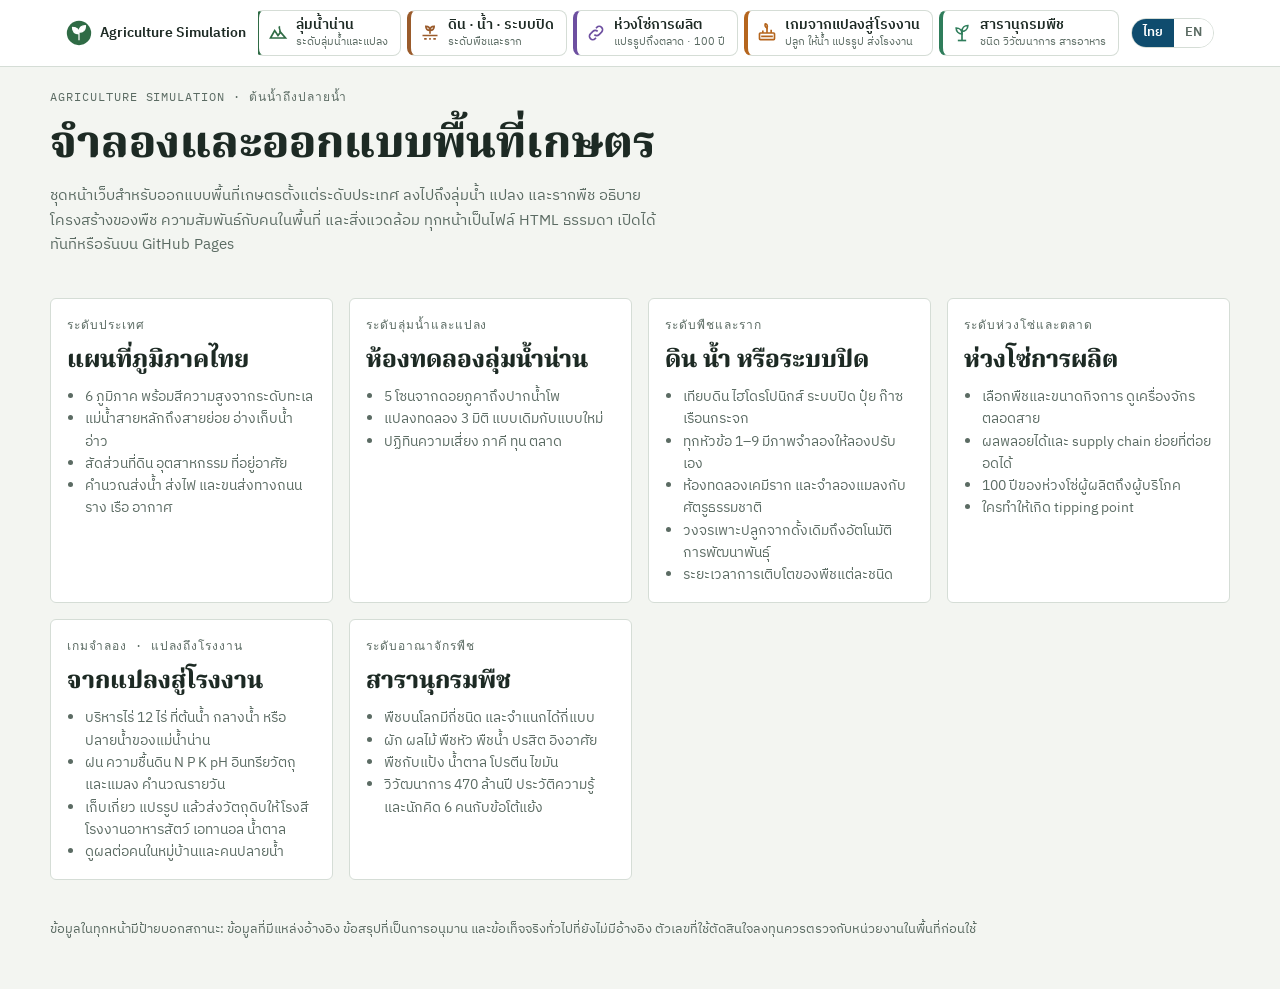
<file: index.html>
<!doctype html>
<html lang="th">
<head>
<meta charset="utf-8">
<meta name="viewport" content="width=device-width,initial-scale=1">
<title>Agriculture Simulation</title>
<meta name="title-en" content="Agriculture Simulation">
<link rel="preconnect" href="https://fonts.googleapis.com">
<link rel="stylesheet" href="https://fonts.googleapis.com/css2?family=IBM+Plex+Sans+Thai:wght@400;500;600&family=Noto+Serif+Thai:wght@600;800&family=IBM+Plex+Mono:wght@400;500&display=swap">
<link rel="stylesheet" href="assets/site.css">
<style>
.cards{display:grid;grid-template-columns:repeat(auto-fit,minmax(260px,1fr));gap:16px}
.cards a{text-decoration:none;color:inherit}
.cards .card{height:100%;transition:border-color .15s}
.cards a:hover .card,.cards a:focus-visible .card{border-color:var(--sel)}
.cards ul{font-size:13.5px;color:var(--muted)}
</style>
<link rel="stylesheet" href="assets/nav.css">
<script src="assets/i18n.js"></script>
</head>
<body>
<header class="sitebar"><div class="sitebar-in">
  <a class="brand" href="index.html"><svg viewBox="0 0 32 32" aria-hidden="true"><circle cx="16" cy="16" r="15" fill="#2f6b45"/><path d="M16 25V13M16 17c-5 0-8-3-8-8 5 0 8 3 8 8zm0-2c0-5 3-8 8-8 0 5-3 8-8 8z" fill="#fff" stroke="#fff" stroke-width="1.5" stroke-linejoin="round"/></svg><span>Agriculture Simulation</span></a>
  <nav class="mainnav" aria-label="เมนูหลัก" data-en-aria-label="Main menu">
    <a class="nv nv-home" href="index.html" aria-current="page"><svg viewBox="0 0 24 24" fill="none" stroke="currentColor" stroke-width="2" aria-hidden="true"><path d="M3 11l9-7 9 7v9a1 1 0 0 1-1 1h-5v-6H9v6H4a1 1 0 0 1-1-1z"/></svg><span><b><span class="th">หน้าแรก</span><span class="en">Home</span></b><small><span class="th">ทุกหน้า</span><span class="en">All pages</span></small></span></a>
    <a class="nv nv-map" href="thailand.html"><svg viewBox="0 0 24 24" fill="none" stroke="currentColor" stroke-width="2" aria-hidden="true"><path d="M9 4L3 6v14l6-2 6 2 6-2V4l-6 2-6-2zM9 4v14M15 6v14"/></svg><span><b><span class="th">แผนที่ภูมิภาคไทย</span><span class="en">Thailand regions</span></b><small><span class="th">ระดับประเทศ</span><span class="en">National scale</span></small></span></a>
    <a class="nv nv-basin" href="nan-basin.html"><svg viewBox="0 0 24 24" fill="none" stroke="currentColor" stroke-width="2" aria-hidden="true"><path d="M3 18l5-9 4 6 3-4 6 7z"/><path d="M14 4c-2 3 2 4 0 7" /></svg><span><b><span class="th">ลุ่มน้ำน่าน</span><span class="en">Nan River basin</span></b><small><span class="th">ระดับลุ่มน้ำและแปลง</span><span class="en">Basin and plot scale</span></small></span></a>
    <a class="nv nv-soil" href="soil.html"><svg viewBox="0 0 24 24" fill="none" stroke="currentColor" stroke-width="2" aria-hidden="true"><path d="M12 13V5M12 9c-3 0-5-2-5-5 3 0 5 2 5 5zm0 0c0-3 2-5 5-5 0 3-2 5-5 5z"/><path d="M3 15h18M5 19h3M11 19h2M16 19h3"/></svg><span><b><span class="th">ดิน · น้ำ · ระบบปิด</span><span class="en">Soil · Water · Closed</span></b><small><span class="th">ระดับพืชและราก</span><span class="en">Plant and root scale</span></small></span></a>
    <a class="nv nv-chain" href="value-chain.html"><svg viewBox="0 0 24 24" fill="none" stroke="currentColor" stroke-width="2" aria-hidden="true"><path d="M10 14a4 4 0 0 0 5.7 0l3-3a4 4 0 0 0-5.7-5.7l-1 1"/><path d="M14 10a4 4 0 0 0-5.7 0l-3 3a4 4 0 0 0 5.7 5.7l1-1"/></svg><span><b><span class="th">ห่วงโซ่การผลิต</span><span class="en">Value chain</span></b><small><span class="th">แปรรูปถึงตลาด · 100 ปี</span><span class="en">Processing to market · 100 years</span></small></span></a>
    <a class="nv nv-game" href="game.html"><svg viewBox="0 0 24 24" fill="none" stroke="currentColor" stroke-width="2" aria-hidden="true"><rect x="3" y="12" width="18" height="8" rx="1"/><path d="M7 12V9M12 12V6M17 12V8M5 16h14"/><path d="M12 6c-2-1-3-3-2-5 2 0 3 2 2 5z"/></svg><span><b><span class="th">เกมจากแปลงสู่โรงงาน</span><span class="en">Plot to Plant game</span></b><small><span class="th">ปลูก ให้น้ำ แปรรูป ส่งโรงงาน</span><span class="en">Grow, water, process, supply</span></small></span></a>
    <a class="nv nv-plants" href="plants.html"><svg viewBox="0 0 24 24" fill="none" stroke="currentColor" stroke-width="2" aria-hidden="true"><path d="M12 21V9"/><path d="M12 13c-4 0-7-3-7-7 4 0 7 3 7 7zM12 10c0-4 3-7 7-7 0 4-3 7-7 7z"/><path d="M7 21h10"/></svg><span><b><span class="th">สารานุกรมพืช</span><span class="en">Plant atlas</span></b><small><span class="th">ชนิด วิวัฒนาการ สารอาหาร</span><span class="en">Species, evolution, nutrition</span></small></span></a>
  </nav>
  <div class="langsw" role="group" aria-label="ภาษา" data-en-aria-label="Language"><button type="button" data-lang-btn="th" aria-pressed="true">ไทย</button><button type="button" data-lang-btn="en" aria-pressed="false">EN</button></div>
</div></header>
<div class="wrap">
<header>
  <span class="eyebrow">Agriculture Simulation · <span class="th">ต้นน้ำถึงปลายน้ำ</span><span class="en">upstream to downstream</span></span>
  <h1><span class="th">จำลองและออกแบบพื้นที่เกษตร</span><span class="en">Simulating and designing farmland</span></h1>
  <p class="lede en">A set of pages for designing farmland from the national scale down to the river basin, the plot and the plant root. They explain plant structure and how farming relates to local people and the environment. Every page is plain HTML: open it directly or run it on GitHub Pages.</p>
  <p class="lede th">ชุดหน้าเว็บสำหรับออกแบบพื้นที่เกษตรตั้งแต่ระดับประเทศ ลงไปถึงลุ่มน้ำ แปลง และรากพืช อธิบายโครงสร้างของพืช ความสัมพันธ์กับคนในพื้นที่ และสิ่งแวดล้อม ทุกหน้าเป็นไฟล์ HTML ธรรมดา เปิดได้ทันทีหรือรันบน GitHub Pages</p>
</header>
<div class="cards">
  <a href="thailand.html"><div class="card"><span class="eyebrow"><span class="th">ระดับประเทศ</span><span class="en">National scale</span></span><h2><span class="th">แผนที่ภูมิภาคไทย</span><span class="en">Thailand regions map</span></h2>
    <ul class="th"><li>6 ภูมิภาค พร้อมสีความสูงจากระดับทะเล</li><li>แม่น้ำสายหลักถึงสายย่อย อ่างเก็บน้ำ อ่าว</li><li>สัดส่วนที่ดิน อุตสาหกรรม ที่อยู่อาศัย</li><li>คำนวณส่งน้ำ ส่งไฟ และขนส่งทางถนน ราง เรือ อากาศ</li></ul>
    <ul class="en"><li>6 regions with elevation colors</li><li>Main rivers to tributaries, reservoirs, the gulf</li><li>Shares of farmland, industry and housing</li><li>Calculators for moving water, power, and freight by road, rail, water and air</li></ul></div></a>
  <a href="nan-basin.html"><div class="card"><span class="eyebrow"><span class="th">ระดับลุ่มน้ำและแปลง</span><span class="en">Basin and plot scale</span></span><h2><span class="th">ห้องทดลองลุ่มน้ำน่าน</span><span class="en">Nan River basin lab</span></h2>
    <ul class="th"><li>5 โซนจากดอยภูคาถึงปากน้ำโพ</li><li>แปลงทดลอง 3 มิติ แบบเดิมกับแบบใหม่</li><li>ปฏิทินความเสี่ยง ภาคี ทุน ตลาด</li></ul>
    <ul class="en"><li>5 zones from Doi Phu Kha to Pak Nam Pho</li><li>3D test plot, old way vs new way</li><li>Risk calendar, partners, funding, markets</li></ul></div></a>
  <a href="soil.html"><div class="card"><span class="eyebrow"><span class="th">ระดับพืชและราก</span><span class="en">Plant and root scale</span></span><h2><span class="th">ดิน น้ำ หรือระบบปิด</span><span class="en">Soil, water or a closed system</span></h2>
    <ul class="th"><li>เทียบดิน ไฮโดรโปนิกส์ ระบบปิด ปุ๋ย ก๊าซเรือนกระจก</li><li>ทุกหัวข้อ 1–9 มีภาพจำลองให้ลองปรับเอง</li><li>ห้องทดลองเคมีราก และจำลองแมลงกับศัตรูธรรมชาติ</li><li>วงจรเพาะปลูกจากดั้งเดิมถึงอัตโนมัติ การพัฒนาพันธุ์</li><li>ระยะเวลาการเติบโตของพืชแต่ละชนิด</li></ul>
    <ul class="en"><li>Soil vs hydroponics vs closed systems, fertilizer, greenhouse gases</li><li>An interactive simulation for every topic 1–9</li><li>Root chemistry lab, pests and natural enemies</li><li>Cultivation cycle from traditional to automated, plant breeding</li><li>Growth time of each crop</li></ul></div></a>
  <a href="value-chain.html"><div class="card"><span class="eyebrow"><span class="th">ระดับห่วงโซ่และตลาด</span><span class="en">Chain and market scale</span></span><h2><span class="th">ห่วงโซ่การผลิต</span><span class="en">Value chain</span></h2>
    <ul class="th"><li>เลือกพืชและขนาดกิจการ ดูเครื่องจักรตลอดสาย</li><li>ผลพลอยได้และ supply chain ย่อยที่ต่อยอดได้</li><li>100 ปีของห่วงโซ่ผู้ผลิตถึงผู้บริโภค</li><li>ใครทำให้เกิด tipping point</li></ul>
    <ul class="en"><li>Pick a crop and a business size, see the machines along the line</li><li>By-products and the sub-supply chains they feed</li><li>100 years of the producer-to-consumer chain</li><li>Who created the tipping points</li></ul></div></a>
  <a href="game.html"><div class="card"><span class="eyebrow"><span class="th">เกมจำลอง · แปลงถึงโรงงาน</span><span class="en">Simulation game · plot to factory</span></span><h2><span class="th">จากแปลงสู่โรงงาน</span><span class="en">Plot to Plant</span></h2>
    <ul class="th"><li>บริหารไร่ 12 ไร่ ที่ต้นน้ำ กลางน้ำ หรือปลายน้ำของแม่น้ำน่าน</li><li>ฝน ความชื้นดิน N P K pH อินทรียวัตถุ และแมลง คำนวณรายวัน</li><li>เก็บเกี่ยว แปรรูป แล้วส่งวัตถุดิบให้โรงสี โรงงานอาหารสัตว์ เอทานอล น้ำตาล</li><li>ดูผลต่อคนในหมู่บ้านและคนปลายน้ำ</li></ul>
    <ul class="en"><li>Run a 12-rai farm upstream, midstream or downstream on the Nan</li><li>Daily rain, soil moisture, N P K, pH, organic matter and pests</li><li>Harvest, process, and supply rice, feed, ethanol and sugar mills</li><li>See the effect on villagers and people downstream</li></ul></div></a>
  <a href="plants.html"><div class="card"><span class="eyebrow"><span class="th">ระดับอาณาจักรพืช</span><span class="en">Plant kingdom scale</span></span><h2><span class="th">สารานุกรมพืช</span><span class="en">Plant atlas</span></h2>
    <ul class="th"><li>พืชบนโลกมีกี่ชนิด และจำแนกได้กี่แบบ</li><li>ผัก ผลไม้ พืชหัว พืชน้ำ ปรสิต อิงอาศัย</li><li>พืชกับแป้ง น้ำตาล โปรตีน ไขมัน</li><li>วิวัฒนาการ 470 ล้านปี ประวัติความรู้ และนักคิด 6 คนกับข้อโต้แย้ง</li></ul>
    <ul class="en"><li>How many plant species there are and how they are classified</li><li>Vegetables, fruit, roots, aquatics, parasites, epiphytes</li><li>Plants for starch, sugar, protein and fat</li><li>470 million years of evolution, the history of the science, and six thinkers with their critics</li></ul></div></a>
</div>
<p class="note en">Every page labels its information: sourced data, conclusions that are inferences, and general facts without a reference yet. Check any number used for investment decisions with local agencies first.</p>
<p class="note th">ข้อมูลในทุกหน้ามีป้ายบอกสถานะ: ข้อมูลที่มีแหล่งอ้างอิง ข้อสรุปที่เป็นการอนุมาน และข้อเท็จจริงทั่วไปที่ยังไม่มีอ้างอิง ตัวเลขที่ใช้ตัดสินใจลงทุนควรตรวจกับหน่วยงานในพื้นที่ก่อนใช้</p>
</div>
</body>
</html>
</file>
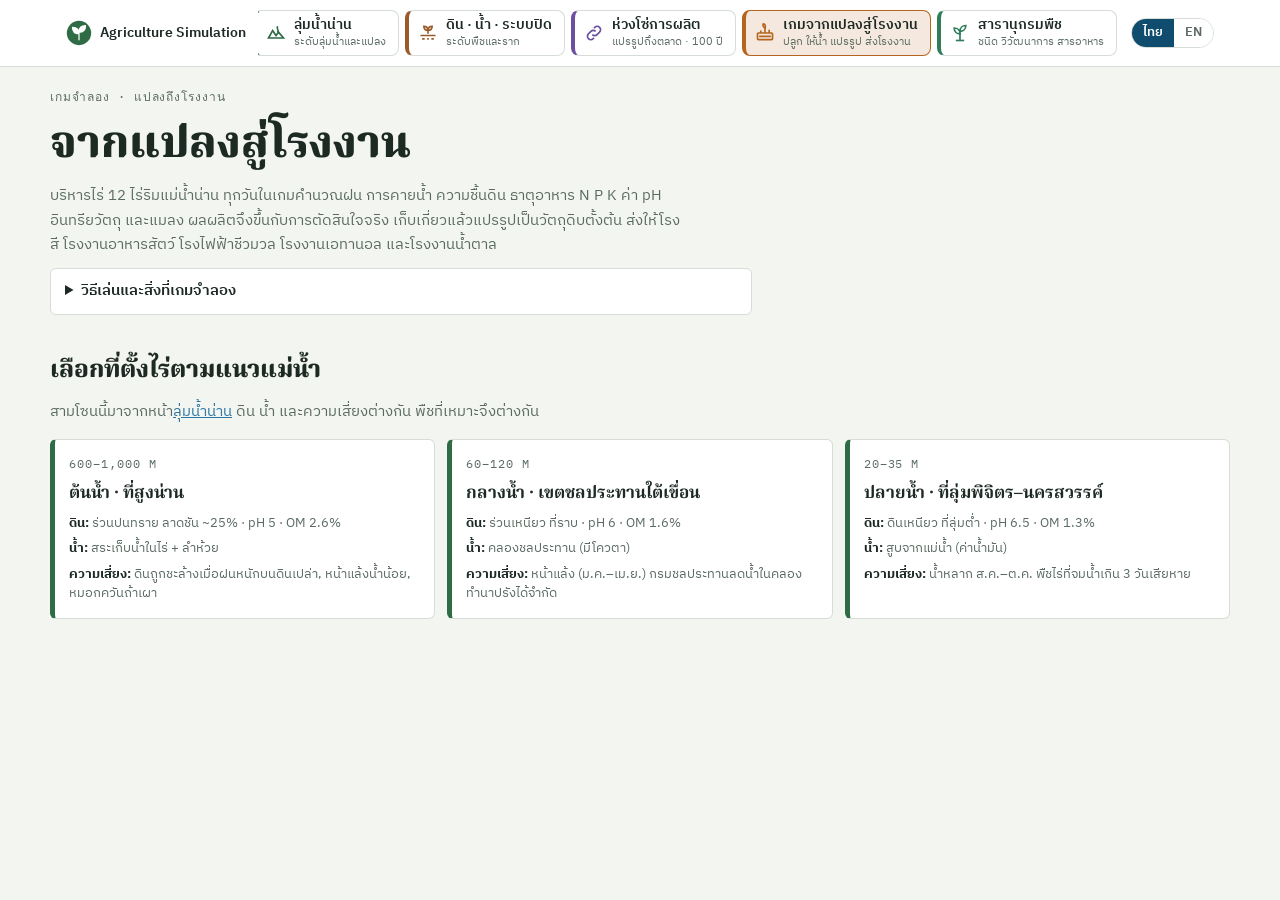
<file: game.html>
<!doctype html>
<html lang="th">
<head>
<meta charset="utf-8">
<meta name="viewport" content="width=device-width,initial-scale=1">
<title>เกมจากแปลงสู่โรงงาน · Agriculture Simulation</title>
<meta name="title-en" content="Plot to Plant game · Agriculture Simulation">
<link rel="preconnect" href="https://fonts.googleapis.com">
<link rel="stylesheet" href="https://fonts.googleapis.com/css2?family=IBM+Plex+Sans+Thai:wght@400;500;600&family=Noto+Serif+Thai:wght@600;800&family=IBM+Plex+Mono:wght@400;500&display=swap">
<link rel="stylesheet" href="assets/site.css">
<link rel="stylesheet" href="assets/nav.css">
<link rel="stylesheet" href="assets/game.css">
<script src="assets/i18n.js"></script>
<script src="assets/chain-data.js"></script>
<script src="assets/game-data.js"></script>
<script src="assets/game.js"></script>
<script src="assets/game3d.js"></script>
</head>
<body>
<header class="sitebar"><div class="sitebar-in">
  <a class="brand" href="index.html"><svg viewBox="0 0 32 32" aria-hidden="true"><circle cx="16" cy="16" r="15" fill="#2f6b45"/><path d="M16 25V13M16 17c-5 0-8-3-8-8 5 0 8 3 8 8zm0-2c0-5 3-8 8-8 0 5-3 8-8 8z" fill="#fff" stroke="#fff" stroke-width="1.5" stroke-linejoin="round"/></svg><span>Agriculture Simulation</span></a>
  <nav class="mainnav" aria-label="เมนูหลัก" data-en-aria-label="Main menu">
    <a class="nv nv-home" href="index.html"><svg viewBox="0 0 24 24" fill="none" stroke="currentColor" stroke-width="2" aria-hidden="true"><path d="M3 11l9-7 9 7v9a1 1 0 0 1-1 1h-5v-6H9v6H4a1 1 0 0 1-1-1z"/></svg><span><b><span class="th">หน้าแรก</span><span class="en">Home</span></b><small><span class="th">ทุกหน้า</span><span class="en">All pages</span></small></span></a>
    <a class="nv nv-map" href="thailand.html"><svg viewBox="0 0 24 24" fill="none" stroke="currentColor" stroke-width="2" aria-hidden="true"><path d="M9 4L3 6v14l6-2 6 2 6-2V4l-6 2-6-2zM9 4v14M15 6v14"/></svg><span><b><span class="th">แผนที่ภูมิภาคไทย</span><span class="en">Thailand regions</span></b><small><span class="th">ระดับประเทศ</span><span class="en">National scale</span></small></span></a>
    <a class="nv nv-basin" href="nan-basin.html"><svg viewBox="0 0 24 24" fill="none" stroke="currentColor" stroke-width="2" aria-hidden="true"><path d="M3 18l5-9 4 6 3-4 6 7z"/><path d="M14 4c-2 3 2 4 0 7" /></svg><span><b><span class="th">ลุ่มน้ำน่าน</span><span class="en">Nan River basin</span></b><small><span class="th">ระดับลุ่มน้ำและแปลง</span><span class="en">Basin and plot scale</span></small></span></a>
    <a class="nv nv-soil" href="soil.html"><svg viewBox="0 0 24 24" fill="none" stroke="currentColor" stroke-width="2" aria-hidden="true"><path d="M12 13V5M12 9c-3 0-5-2-5-5 3 0 5 2 5 5zm0 0c0-3 2-5 5-5 0 3-2 5-5 5z"/><path d="M3 15h18M5 19h3M11 19h2M16 19h3"/></svg><span><b><span class="th">ดิน · น้ำ · ระบบปิด</span><span class="en">Soil · Water · Closed</span></b><small><span class="th">ระดับพืชและราก</span><span class="en">Plant and root scale</span></small></span></a>
    <a class="nv nv-chain" href="value-chain.html"><svg viewBox="0 0 24 24" fill="none" stroke="currentColor" stroke-width="2" aria-hidden="true"><path d="M10 14a4 4 0 0 0 5.7 0l3-3a4 4 0 0 0-5.7-5.7l-1 1"/><path d="M14 10a4 4 0 0 0-5.7 0l-3 3a4 4 0 0 0 5.7 5.7l1-1"/></svg><span><b><span class="th">ห่วงโซ่การผลิต</span><span class="en">Value chain</span></b><small><span class="th">แปรรูปถึงตลาด · 100 ปี</span><span class="en">Processing to market · 100 years</span></small></span></a>
    <a class="nv nv-game" href="game.html" aria-current="page"><svg viewBox="0 0 24 24" fill="none" stroke="currentColor" stroke-width="2" aria-hidden="true"><rect x="3" y="12" width="18" height="8" rx="1"/><path d="M7 12V9M12 12V6M17 12V8M5 16h14"/><path d="M12 6c-2-1-3-3-2-5 2 0 3 2 2 5z"/></svg><span><b><span class="th">เกมจากแปลงสู่โรงงาน</span><span class="en">Plot to Plant game</span></b><small><span class="th">ปลูก ให้น้ำ แปรรูป ส่งโรงงาน</span><span class="en">Grow, water, process, supply</span></small></span></a>
    <a class="nv nv-plants" href="plants.html"><svg viewBox="0 0 24 24" fill="none" stroke="currentColor" stroke-width="2" aria-hidden="true"><path d="M12 21V9"/><path d="M12 13c-4 0-7-3-7-7 4 0 7 3 7 7zM12 10c0-4 3-7 7-7 0 4-3 7-7 7z"/><path d="M7 21h10"/></svg><span><b><span class="th">สารานุกรมพืช</span><span class="en">Plant atlas</span></b><small><span class="th">ชนิด วิวัฒนาการ สารอาหาร</span><span class="en">Species, evolution, nutrition</span></small></span></a>
  </nav>
  <div class="langsw" role="group" aria-label="ภาษา" data-en-aria-label="Language"><button type="button" data-lang-btn="th" aria-pressed="true">ไทย</button><button type="button" data-lang-btn="en" aria-pressed="false">EN</button></div>
</div></header>
<div class="wrap">
<header>
  <span class="eyebrow"><span class="th">เกมจำลอง · แปลงถึงโรงงาน</span><span class="en">Simulation game · plot to factory</span></span>
  <h1><span class="th">จากแปลงสู่โรงงาน</span><span class="en">Plot to Plant</span></h1>
  <p class="lede"><span class="th">บริหารไร่ 12 ไร่ริมแม่น้ำน่าน ทุกวันในเกมคำนวณฝน การคายน้ำ ความชื้นดิน ธาตุอาหาร N P K ค่า pH อินทรียวัตถุ และแมลง ผลผลิตจึงขึ้นกับการตัดสินใจจริง เก็บเกี่ยวแล้วแปรรูปเป็นวัตถุดิบตั้งต้น ส่งให้โรงสี โรงงานอาหารสัตว์ โรงไฟฟ้าชีวมวล โรงงานเอทานอล และโรงงานน้ำตาล</span><span class="en">Run a 12-rai farm on the Nan River. Each game day works out rain, evaporation, soil moisture, N P K, pH, organic matter and pests, so the harvest depends on real decisions. Then process the crop into feedstock and supply rice mills, feed mills, biomass power plants, ethanol plants and sugar mills.</span></p>
  <details class="howto"><summary><span class="th">วิธีเล่นและสิ่งที่เกมจำลอง</span><span class="en">How to play and what the game models</span></summary>
    <ol class="th">
      <li>คลิกแปลง แล้ว <b>เตรียมดิน</b> และ <b>ปลูก</b> พืชที่เหมาะกับโซน (ดูค่า "เหมาะ")</li>
      <li>กด <b>+1 วัน</b>, <b>+7 วัน</b> หรือ <b>เดินเวลา</b> ดูพยากรณ์ฝน 7 วันก่อนตัดสินใจให้น้ำ</li>
      <li>ใส่ปุ๋ยตามที่ดินขาด ผลผลิตถูกจำกัดด้วยปัจจัยที่ต่ำที่สุด ใส่ยูเรียมากไปทำให้เพลี้ยระบาดและไนโตรเจนหลุดลงน้ำ</li>
      <li>เก็บเกี่ยวเมื่อสุก แล้วเลือกจัดการเศษพืช: ไถกลบ อัดก้อนขาย หรือเผา</li>
      <li>หัวมัน ผลกาแฟ และอ้อยเสียเร็ว ต้องแปรรูปหรือส่งขายภายในไม่กี่วัน</li>
      <li>ส่งของตาม <b>คำสั่งซื้อ</b> ของอุตสาหกรรมเพื่อได้ราคาดีกว่าพ่อค้าคนกลาง</li>
    </ol>
    <ol class="en">
      <li>Click a plot, <b>prepare the soil</b>, and <b>plant</b> a crop that fits your zone (see “fit”).</li>
      <li>Press <b>+1 day</b>, <b>+7 days</b> or <b>Run</b>. Check the 7-day rain forecast before irrigating.</li>
      <li>Fertilize what the soil lacks. Yield is capped by the scarcest factor. Too much urea brings planthoppers and washes nitrogen into streams.</li>
      <li>Harvest when ripe, then deal with the residue: plough it in, bale it to sell, or burn it.</li>
      <li>Cassava roots, coffee cherries and cane spoil fast, so process or sell them within days.</li>
      <li>Fill industry <b>orders</b> for better prices than the middleman.</li>
    </ol>
    <p class="note"><span class="tag inf"><span class="th">อนุมาน</span><span class="en">inferred</span></span> <span class="th">ตัวเลขในเกม (ฝนรายเดือนลุ่มน้ำน่าน ผลผลิตสูงสุด การดูดธาตุอาหารต่อตัน ราคา และต้นทุน) เป็นค่าประมาณจากตำราและราคาตลาดไทยช่วงปี 2567–2568 ปัดเศษให้เกมทำงานสมจริง ใช้เปรียบเทียบทางเลือกได้ แต่ไม่ใช่ตัวเลขสำหรับวางแผนลงทุน ไม่ได้จำลองอุณหภูมิ วัชพืช และโรคพืช</span><span class="en">Game numbers (Nan basin monthly rain, top yields, nutrient uptake per tonne, prices and costs) are rounded textbook values and Thai market levels from 2024–2025, tuned so the game behaves realistically. Use them to compare choices, not to plan an investment. Temperature, weeds and plant diseases are not modelled.</span></p>
  </details>
</header>

<section id="setup" hidden>
  <h2><span class="th">เลือกที่ตั้งไร่ตามแนวแม่น้ำ</span><span class="en">Choose where on the river to farm</span></h2>
  <p class="lede"><span class="th">สามโซนนี้มาจากหน้า<a href="nan-basin.html">ลุ่มน้ำน่าน</a> ดิน น้ำ และความเสี่ยงต่างกัน พืชที่เหมาะจึงต่างกัน</span><span class="en">These three zones come from the <a href="nan-basin.html">Nan basin</a> page. Their soil, water and risks differ, so different crops fit.</span></p>
  <div class="zgrid" id="zonePick"></div>
</section>

<section id="game" hidden>
  <div class="hud">
    <div class="hcell"><span class="eyebrow"><span class="th">วันที่</span><span class="en">Date</span></span><b id="hDate"></b><small id="hDay"></small></div>
    <div class="hcell"><span class="eyebrow"><span class="th">เงินสด</span><span class="en">Cash</span></span><b id="hCash"></b><small id="hLoan"></small></div>
    <div class="hcell"><span class="eyebrow"><span class="th">น้ำที่ใช้ได้วันนี้</span><span class="en">Water available today</span></span><b id="hWater"></b><small id="hWaterSrc"></small></div>
    <div class="hcell"><span class="eyebrow"><span class="th">ชื่อเสียง</span><span class="en">Reputation</span></span><b id="hRep"></b><small><span class="th">กับผู้รับซื้อ</span><span class="en">with buyers</span></small></div>
    <div class="hctl">
      <button type="button" id="b1"><span class="th">+1 วัน</span><span class="en">+1 day</span></button>
      <button type="button" id="b7"><span class="th">+7 วัน</span><span class="en">+7 days</span></button>
      <button type="button" id="bAuto" aria-pressed="false" class="go"></button>
    </div>
  </div>
  <div class="fcrow"><span class="eyebrow"><span class="th">ฝนวันนี้และพยากรณ์ 7 วัน</span><span class="en">Rain today and 7-day forecast</span></span><ol class="fc" id="hFc"></ol>
    <span id="hFlood" class="tag bad" hidden><span class="th">🌊 น้ำหลาก</span><span class="en">🌊 Flood</span></span></div>

  <div class="playgrid">
    <div class="card fieldcard">
      <div class="viewbar">
        <div class="viewsw" role="group" aria-label="มุมมอง" data-en-aria-label="View"><button type="button" data-view="2d" aria-pressed="true"><span class="th">แผนผัง 2 มิติ</span><span class="en">2D map</span></button><button type="button" data-view="3d" aria-pressed="false"><span class="th">ฉาก 3 มิติ</span><span class="en">3D scene</span></button></div>
        <span class="note"><span class="th">3 มิติแสดงพืชโตตามวัน รถขนผลผลิต น้ำที่สูบ และของที่ส่งไปโรงงาน</span><span class="en">3D shows crops growing day by day, harvest trucks, pumped water and deliveries to industry</span></span>
      </div>
      <svg id="farm" viewBox="0 0 760 330" role="group" aria-label="แผนผังไร่ คลิกแปลงเพื่อเลือก" data-en-aria-label="Farm map; click a plot to select it"></svg>
      <div id="farm3d" hidden>
        <div class="f3canvas"></div>
        <p class="f3msg"><span class="th">กำลังโหลดฉาก 3 มิติ…</span><span class="en">Loading the 3D scene…</span></p>
        <div class="f3top"><span class="f3info"></span>
          <div class="f3cam"><button type="button" data-cam="reset"><span class="th">มุมเริ่มต้น</span><span class="en">Default</span></button><button type="button" data-cam="plot"><span class="th">ซูมแปลงที่เลือก</span><span class="en">Selected plot</span></button><button type="button" data-cam="top"><span class="th">มองจากบน</span><span class="en">Top</span></button><button type="button" data-cam="chain"><span class="th">ไร่ถึงโรงงาน</span><span class="en">Farm to factory</span></button></div></div>
        <ul class="f3legend"><li><i style="background:#d9a93a"></i><span class="th">เก็บเกี่ยวเข้าคลัง</span><span class="en">Harvest to store</span></li><li><i style="background:#3d8fd0"></i><span class="th">น้ำที่สูบ</span><span class="en">Pumped water</span></li><li><i style="background:#9a5b2b"></i><span class="th">ส่งแปรรูป</span><span class="en">To processing</span></li><li><i style="background:#2f8a4f"></i><span class="th">ส่งอุตสาหกรรม</span><span class="en">To industry</span></li><li><i style="background:#8a8f96"></i><span class="th">ขายพ่อค้าคนกลาง</span><span class="en">To middleman</span></li><li><i style="background:#777"></i><span class="th">ควันจากการเผา</span><span class="en">Smoke from burning</span></li></ul>
        <p class="note"><span class="th">ลากเพื่อหมุน · ล้อเมาส์หรือสองนิ้วเพื่อซูม · คลิกขวาหรือ Shift+ลากเพื่อเลื่อน · คลิกแปลงเพื่อเลือก · กด ▶ เดินเวลา เพื่อดูพืชโตและกิจกรรมไหล</span><span class="en">Drag to orbit · wheel or pinch to zoom · right-drag or Shift-drag to pan · click a plot to select it · press ▶ Run to watch crops grow and activity flow</span></p>
      </div>
      <p class="note"><span class="th">สีดินเข้มขึ้นเมื่อชื้นและมีอินทรียวัตถุมาก · สัญลักษณ์: ✓ พร้อมเก็บ, 💧 ขาดน้ำ, 🐛 แมลงระบาด, N ไนโตรเจนต่ำ, ≋ น้ำขัง</span><span class="en">Soil gets darker when wet and rich in organic matter · Badges: ✓ ready, 💧 dry, 🐛 pests, N low nitrogen, ≋ waterlogged</span></p>
      <div class="goalbox"><span class="eyebrow"><span class="th">เป้าหมาย</span><span class="en">Goals</span></span><ul id="goals"></ul></div>
    </div>
    <div class="card" id="panel" aria-live="polite"></div>
  </div>

  <div class="card"><span class="eyebrow"><span class="th">โครงสร้างของพืช และความสัมพันธ์กับคนและสิ่งแวดล้อม</span><span class="en">Plant structure, people and environment</span></span><div id="plantcard"></div></div>

  <div class="gtabs" role="tablist">
    <button type="button" role="tab" data-tab="store" aria-selected="true"><span class="th">คลังและแปรรูป</span><span class="en">Store and processing</span></button>
    <button type="button" role="tab" data-tab="orders" aria-selected="false"><span class="th">คำสั่งซื้ออุตสาหกรรม</span><span class="en">Industry orders</span> <span class="badge" id="ordCount"></span></button>
    <button type="button" role="tab" data-tab="invest" aria-selected="false"><span class="th">ลงทุนและการเงิน</span><span class="en">Invest and finance</span></button>
    <button type="button" role="tab" data-tab="env" aria-selected="false"><span class="th">ผลต่อคนและสิ่งแวดล้อม</span><span class="en">People and environment</span></button>
    <button type="button" role="tab" data-tab="log" aria-selected="false"><span class="th">บันทึก</span><span class="en">Log</span></button>
  </div>
  <div class="card tabbody" id="tab-store"></div>
  <div class="card tabbody" id="tab-orders" hidden></div>
  <div class="card tabbody" id="tab-invest" hidden></div>
  <div class="card tabbody" id="tab-env" hidden></div>
  <div class="card tabbody" id="tab-log" hidden></div>
  <p class="note"><button type="button" id="bNew" class="linkbtn"><span class="th">เริ่มเกมใหม่</span><span class="en">New game</span></button> · <span class="th">เกมบันทึกไว้ในเบราว์เซอร์นี้อัตโนมัติ</span><span class="en">The game saves itself in this browser.</span></p>
</section>
</div>
<div id="toast" class="toast" role="status" aria-live="polite"></div>
</body>
</html>
</file>
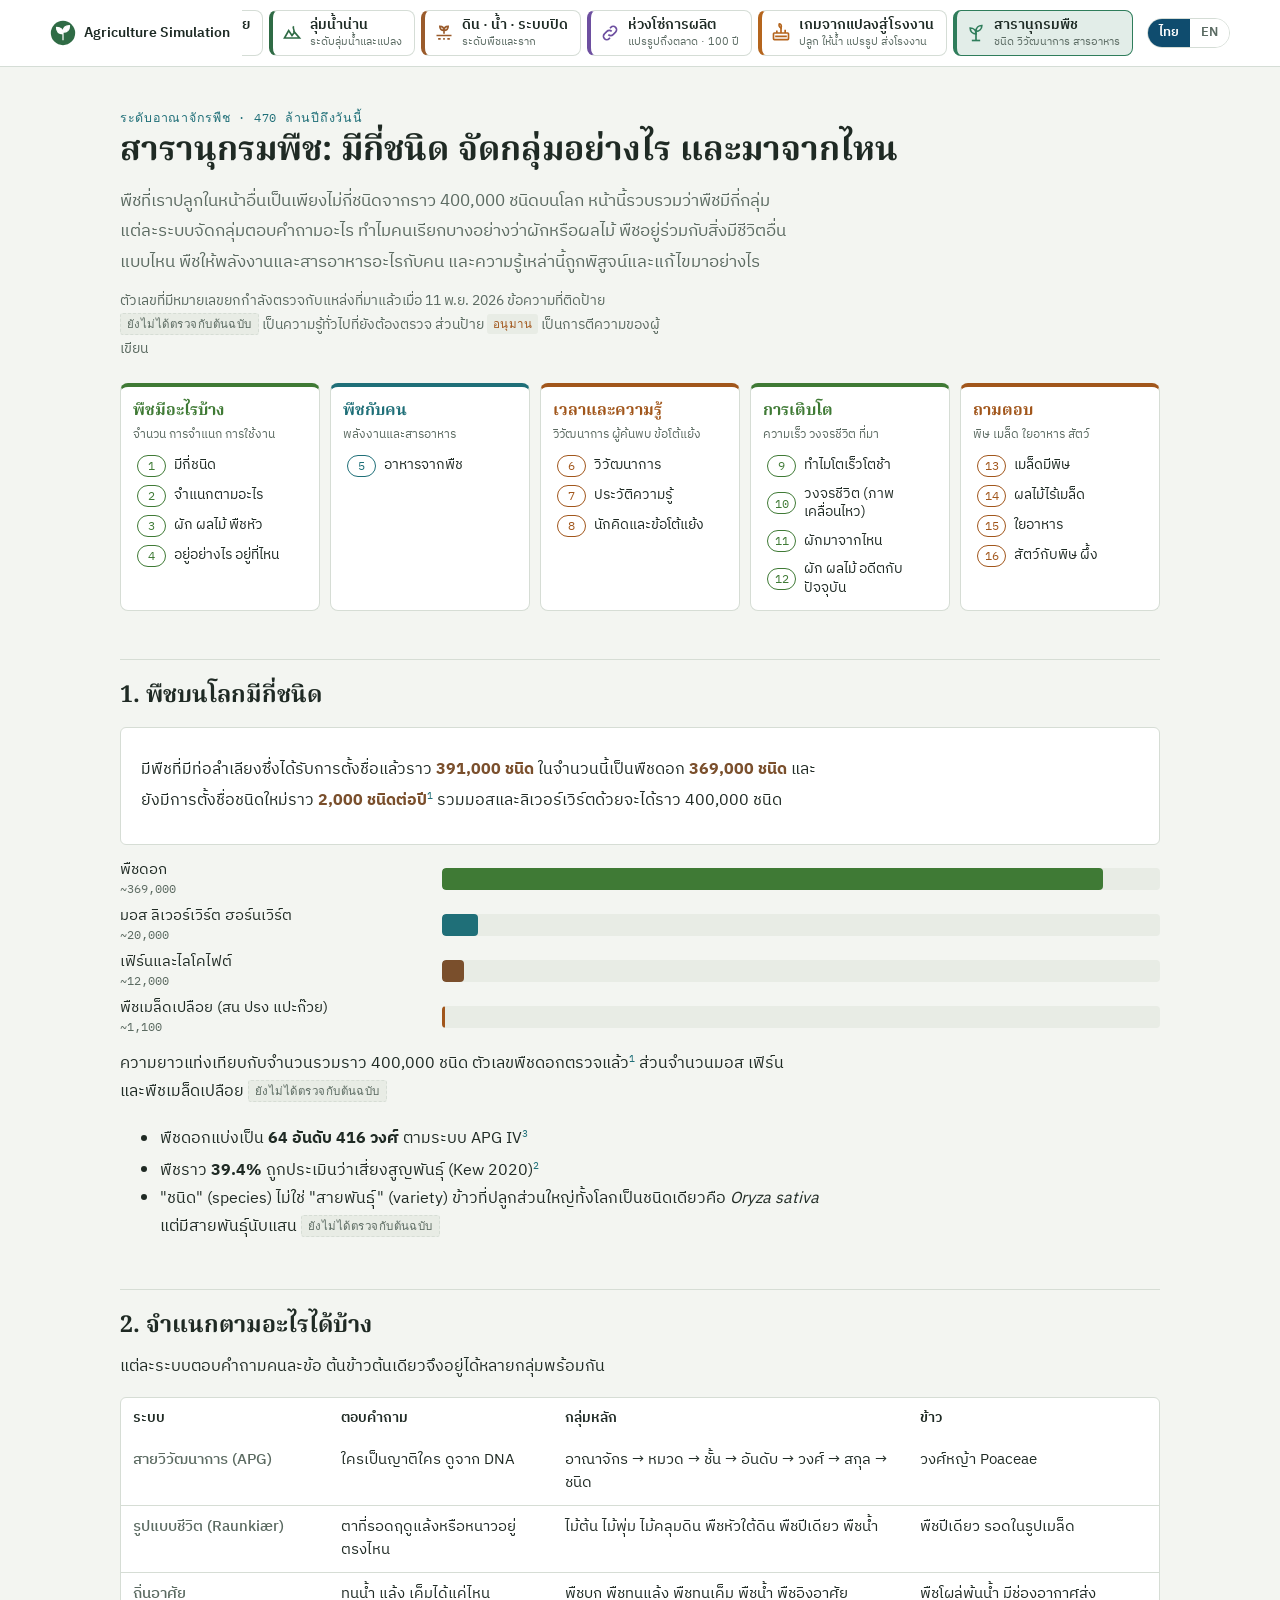
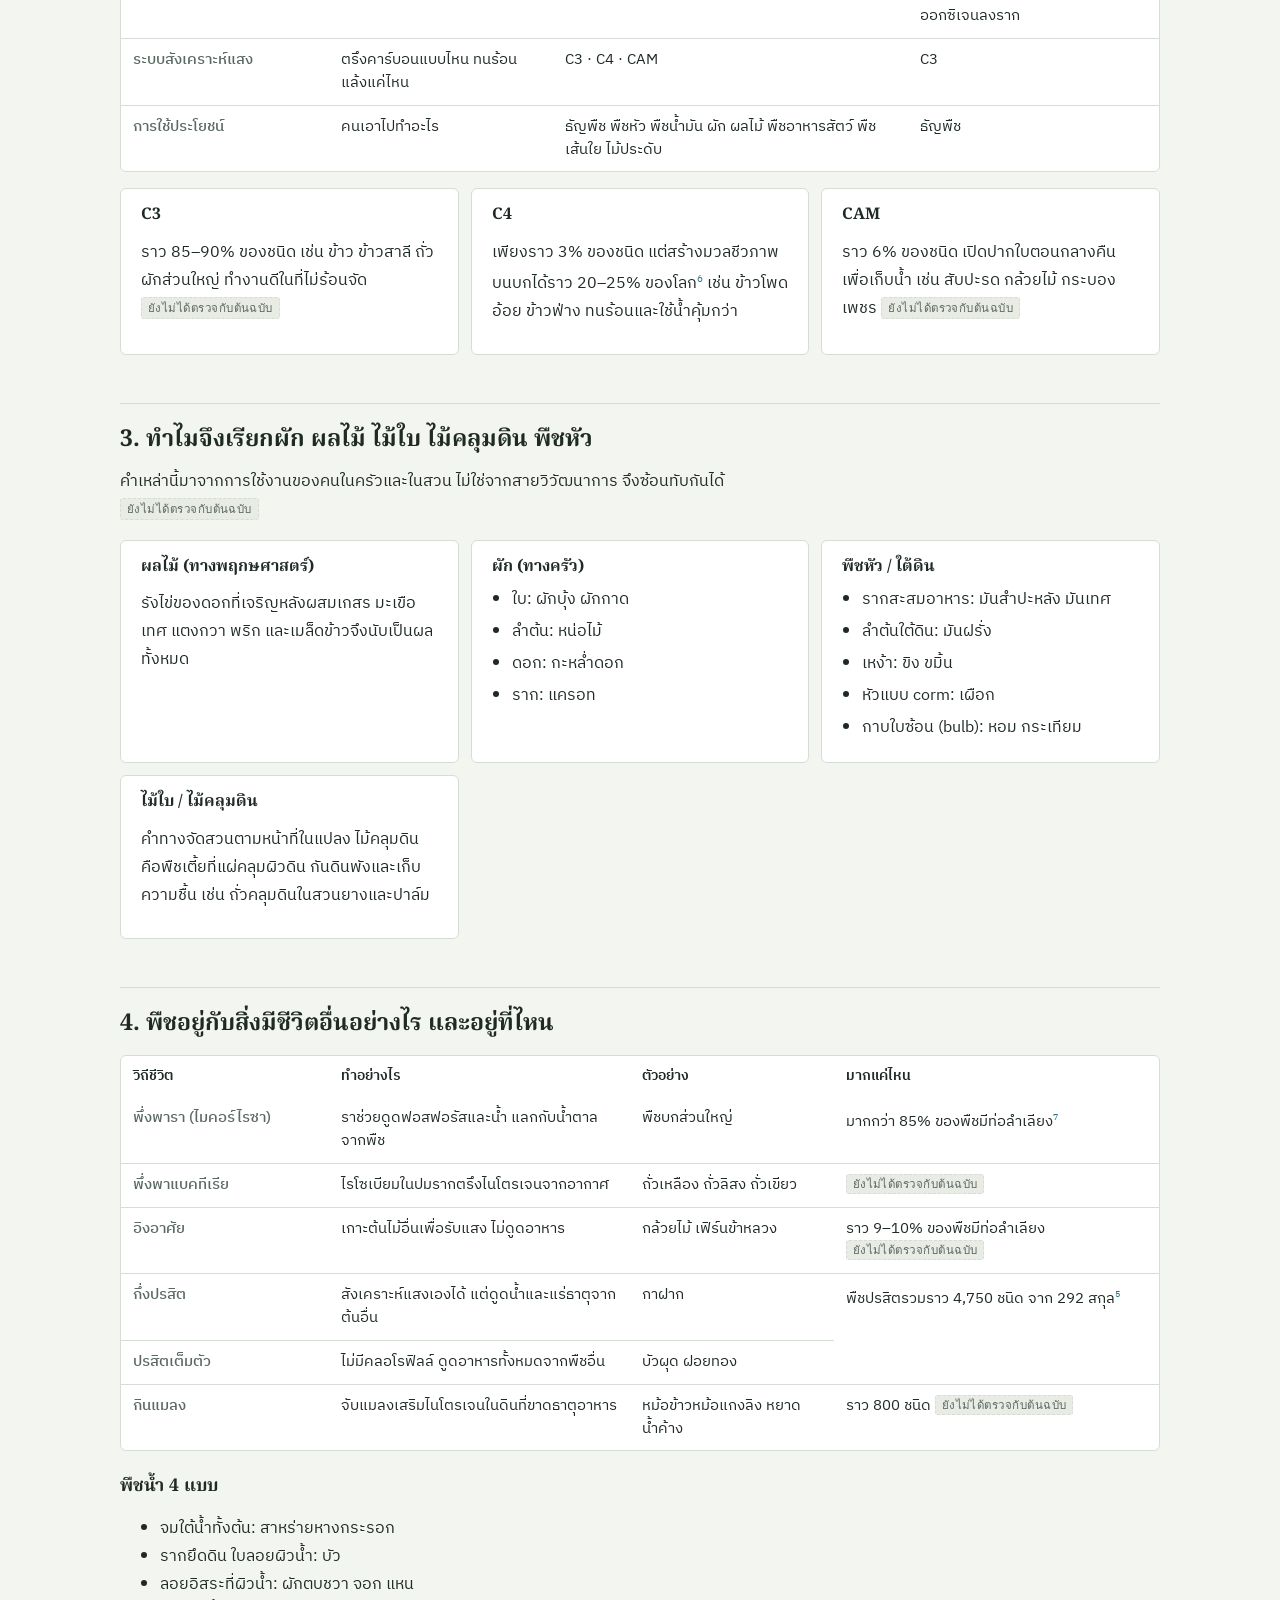
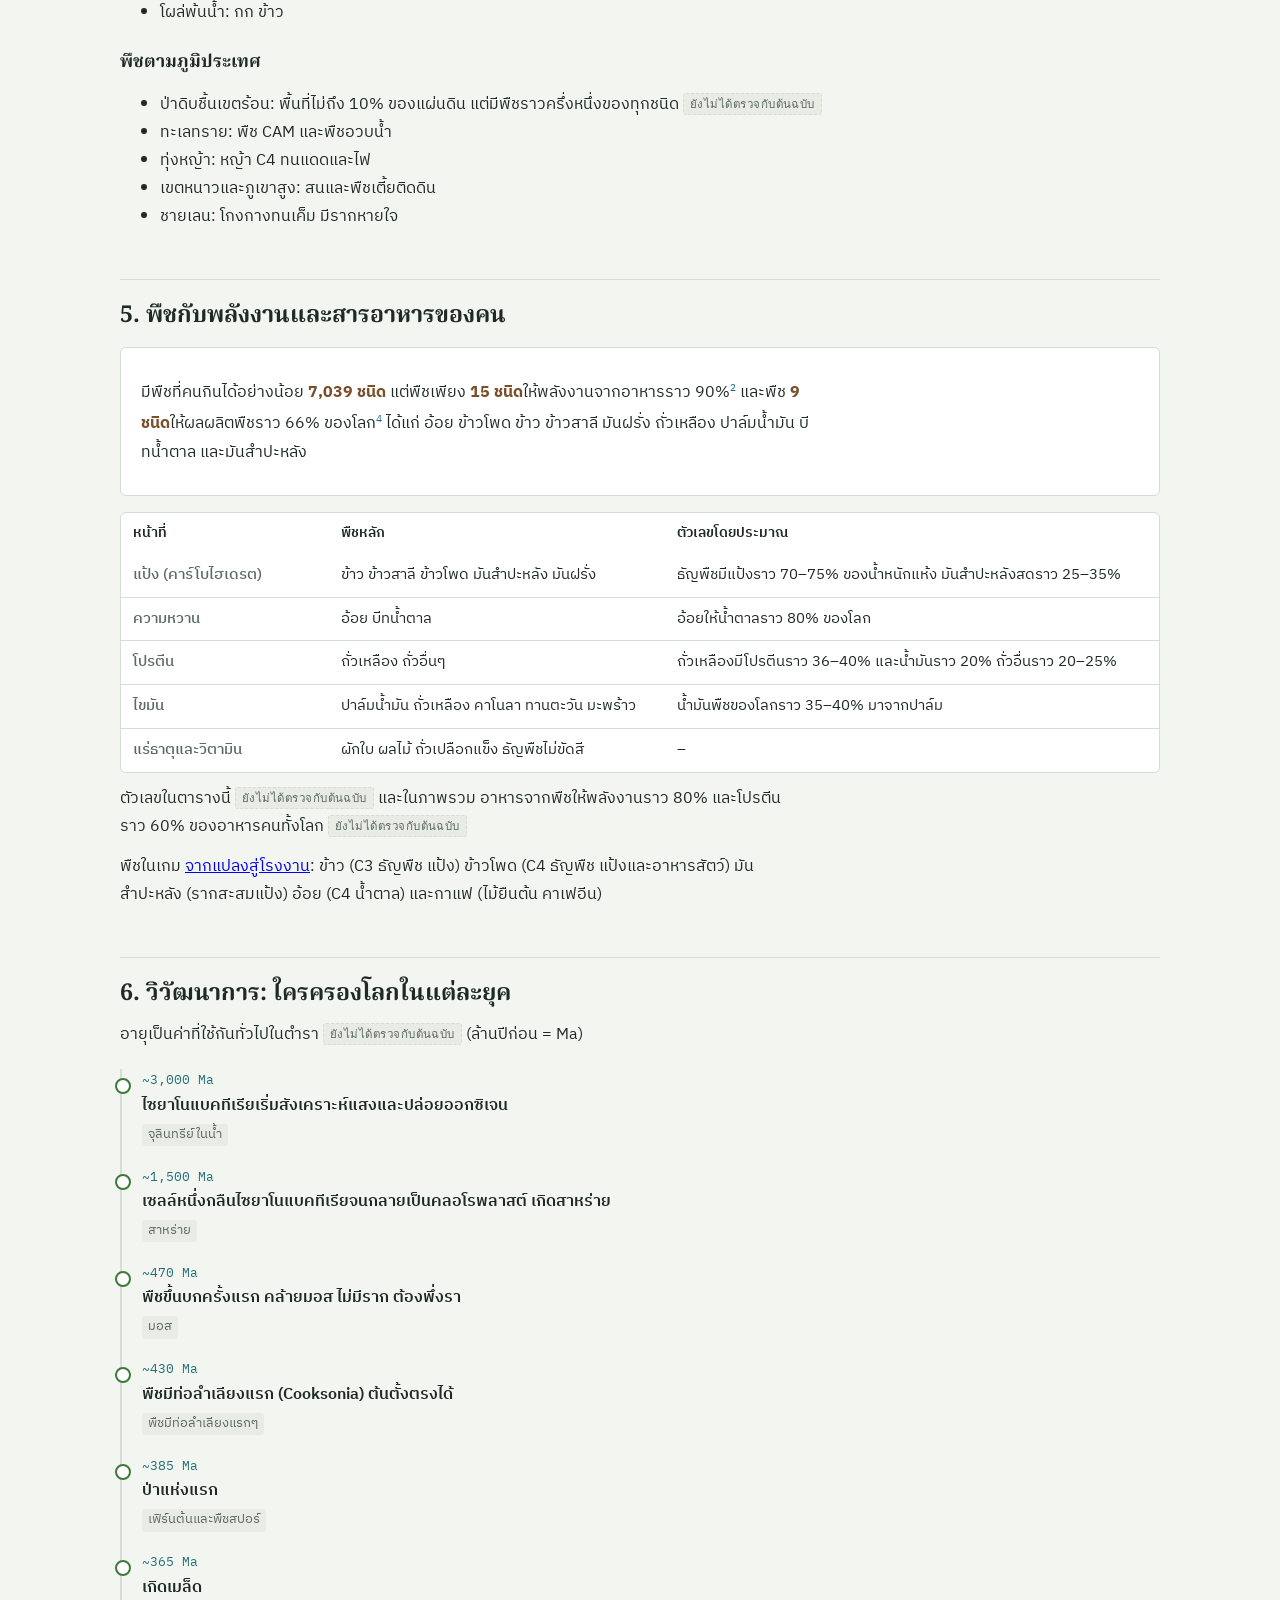
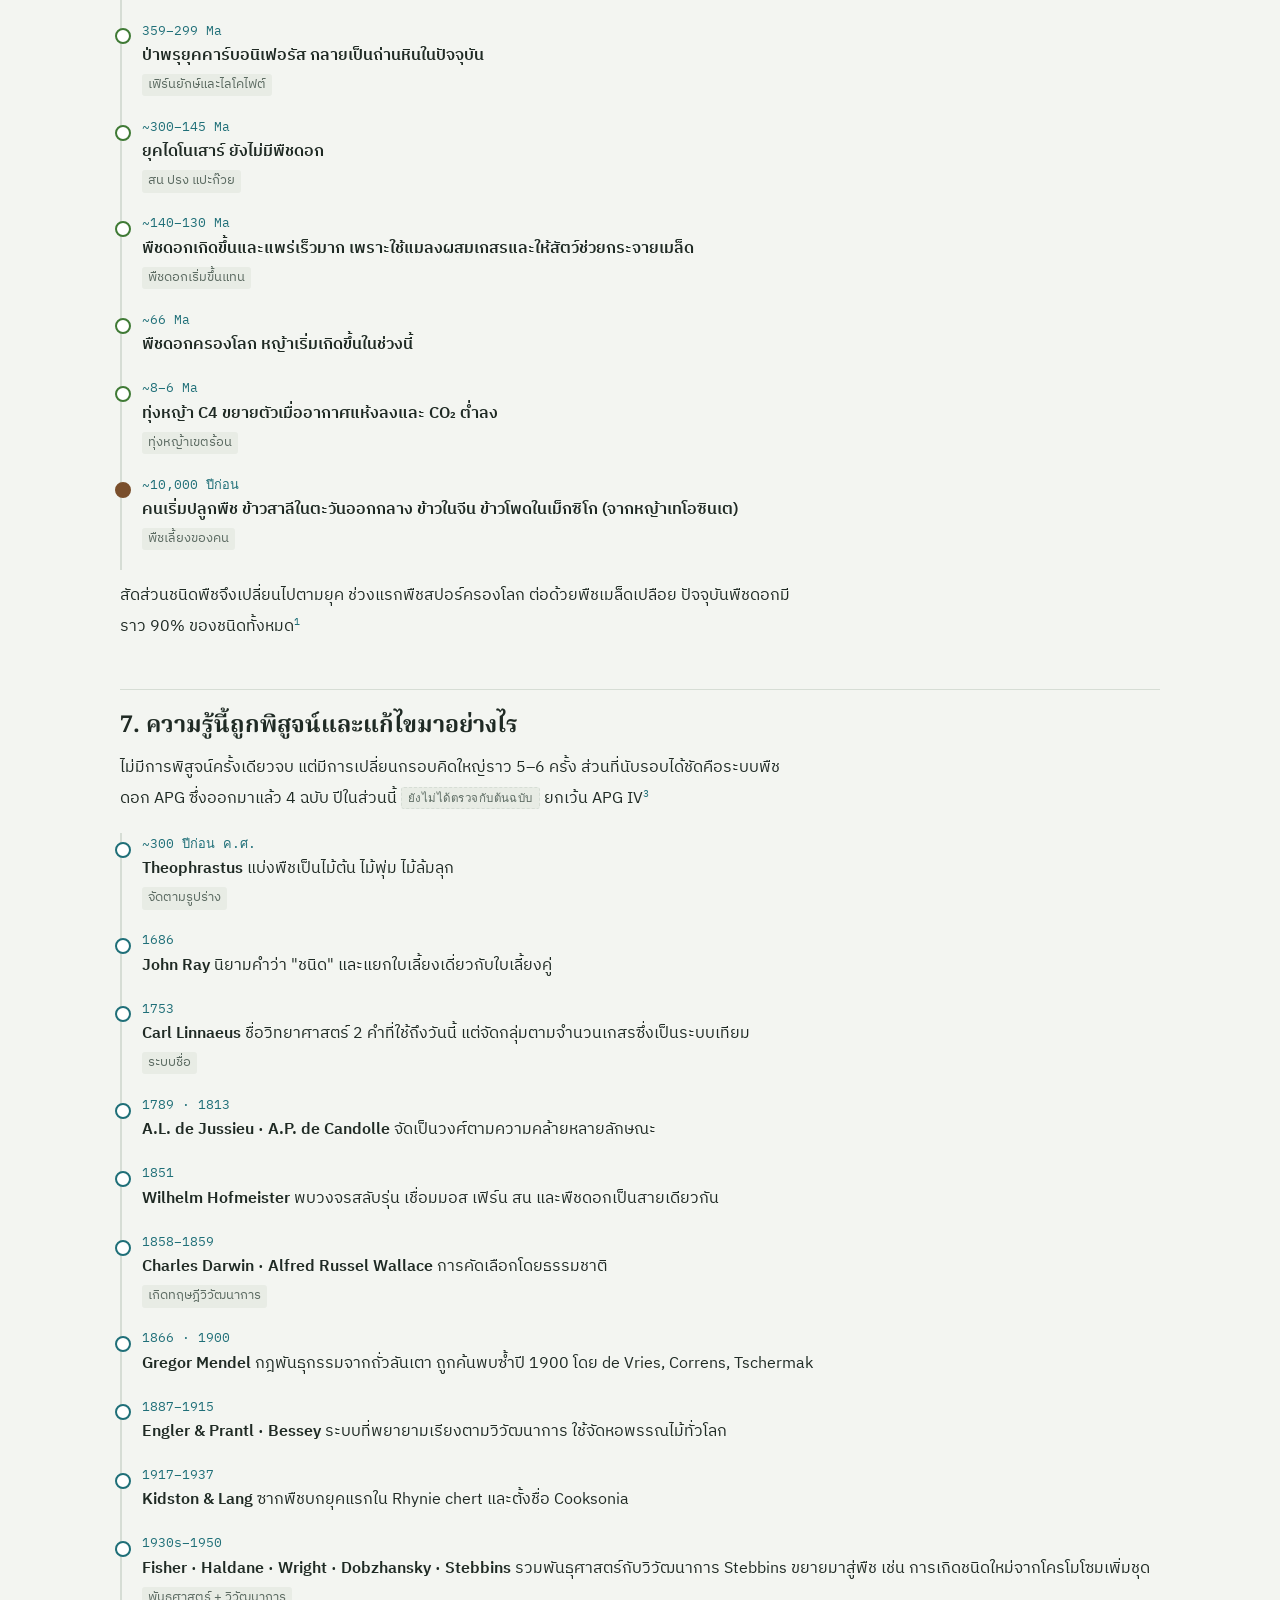
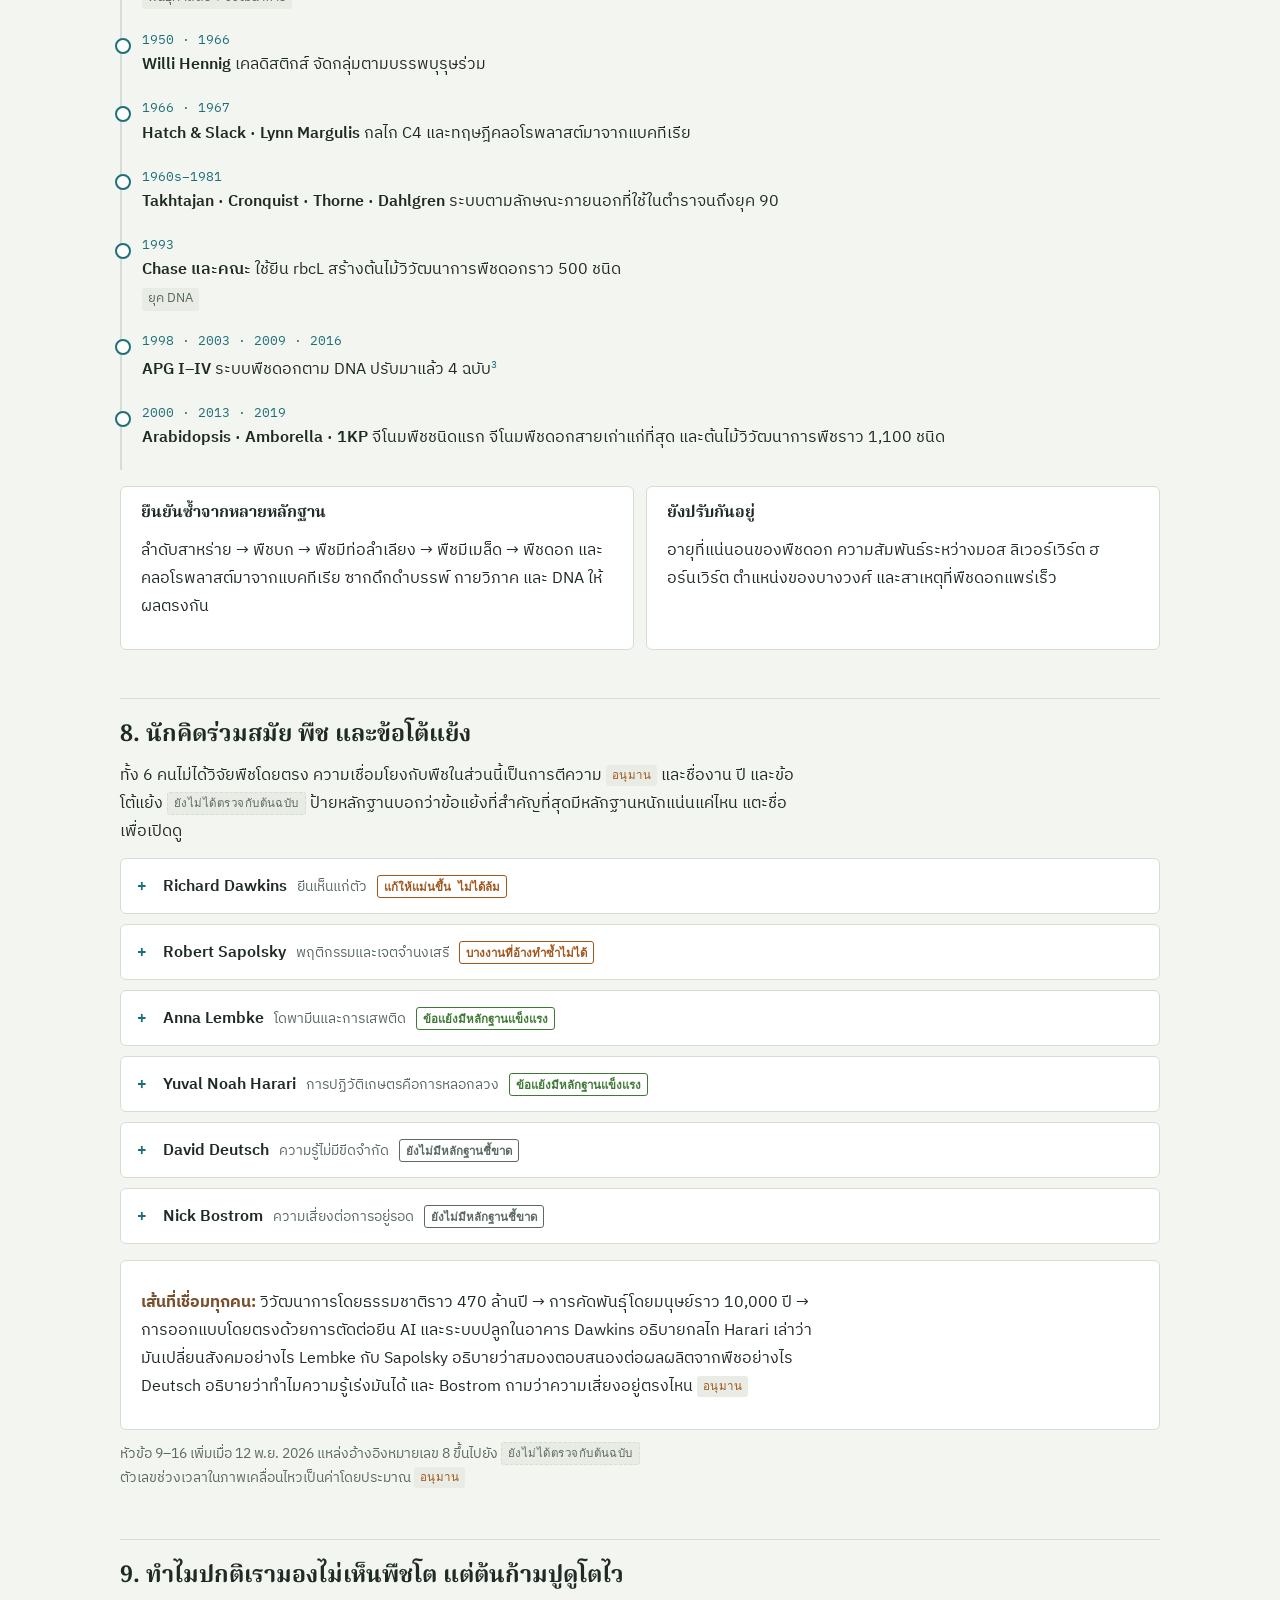
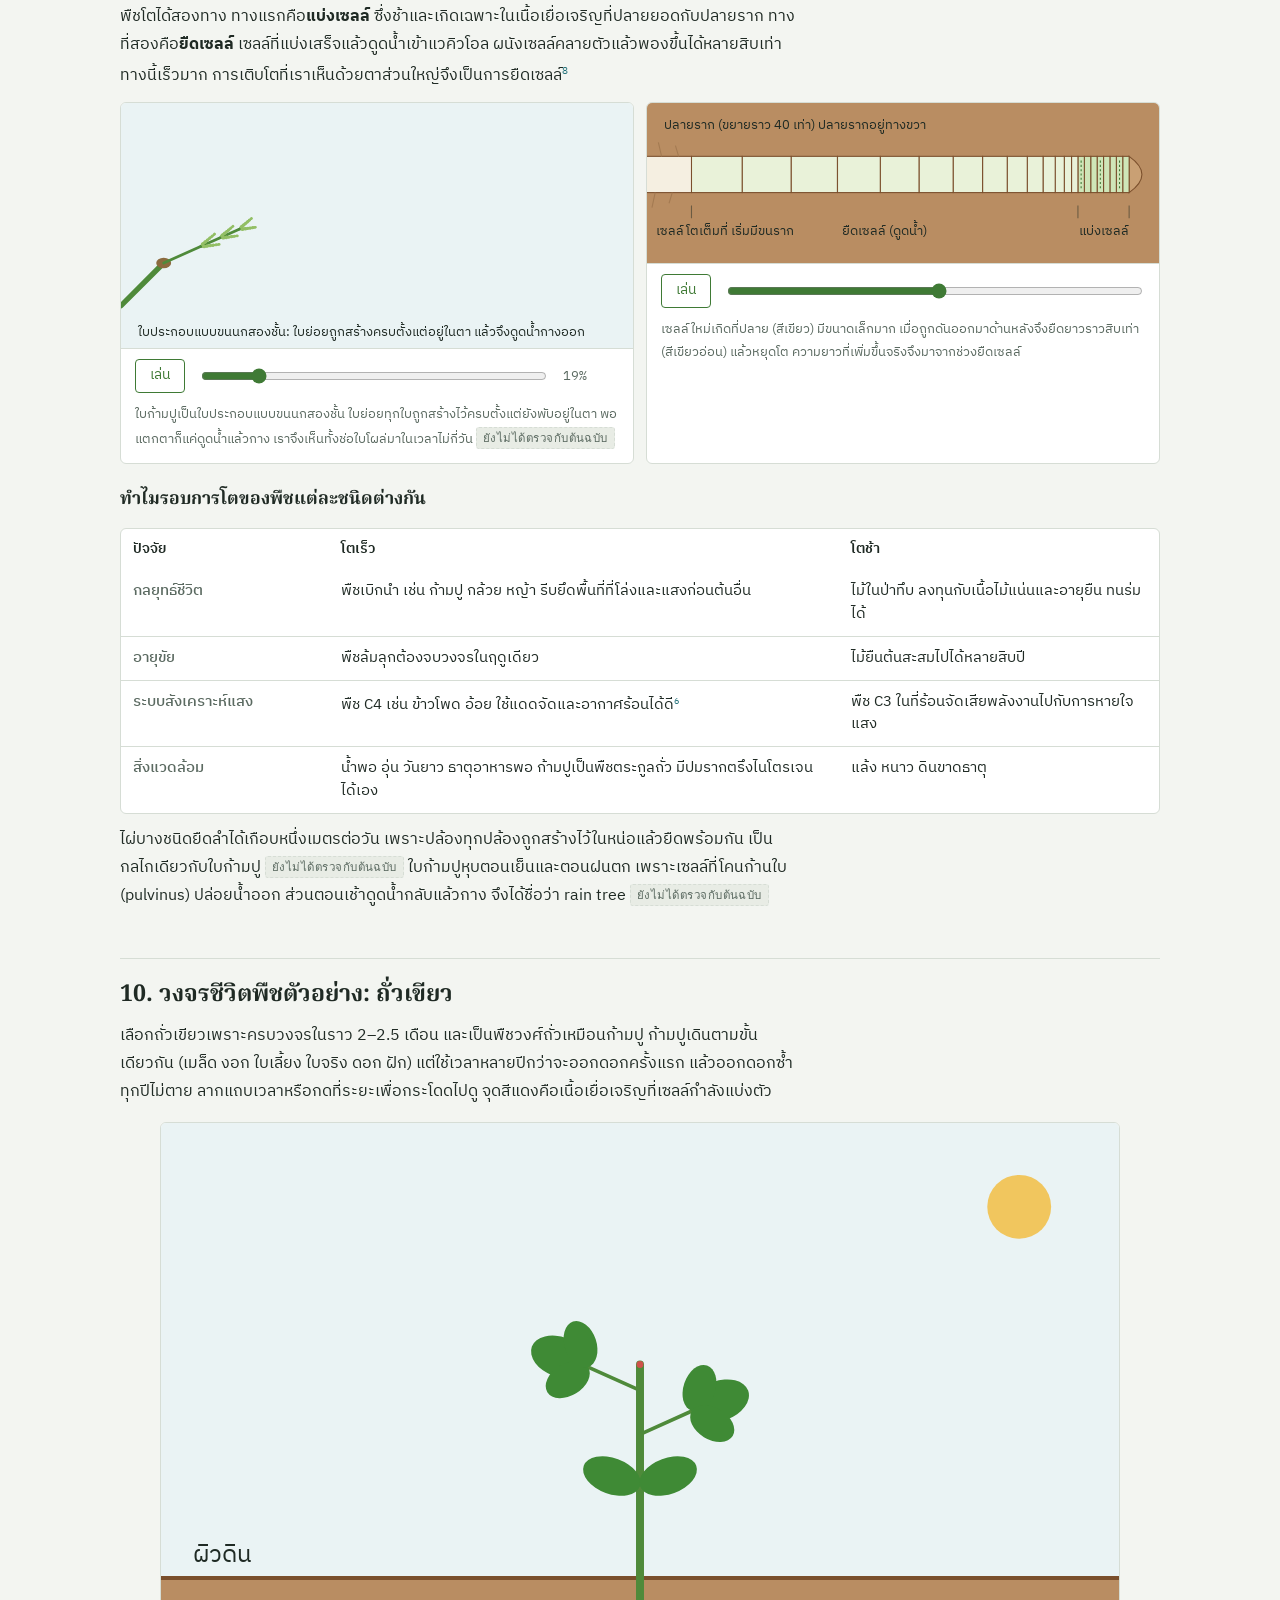
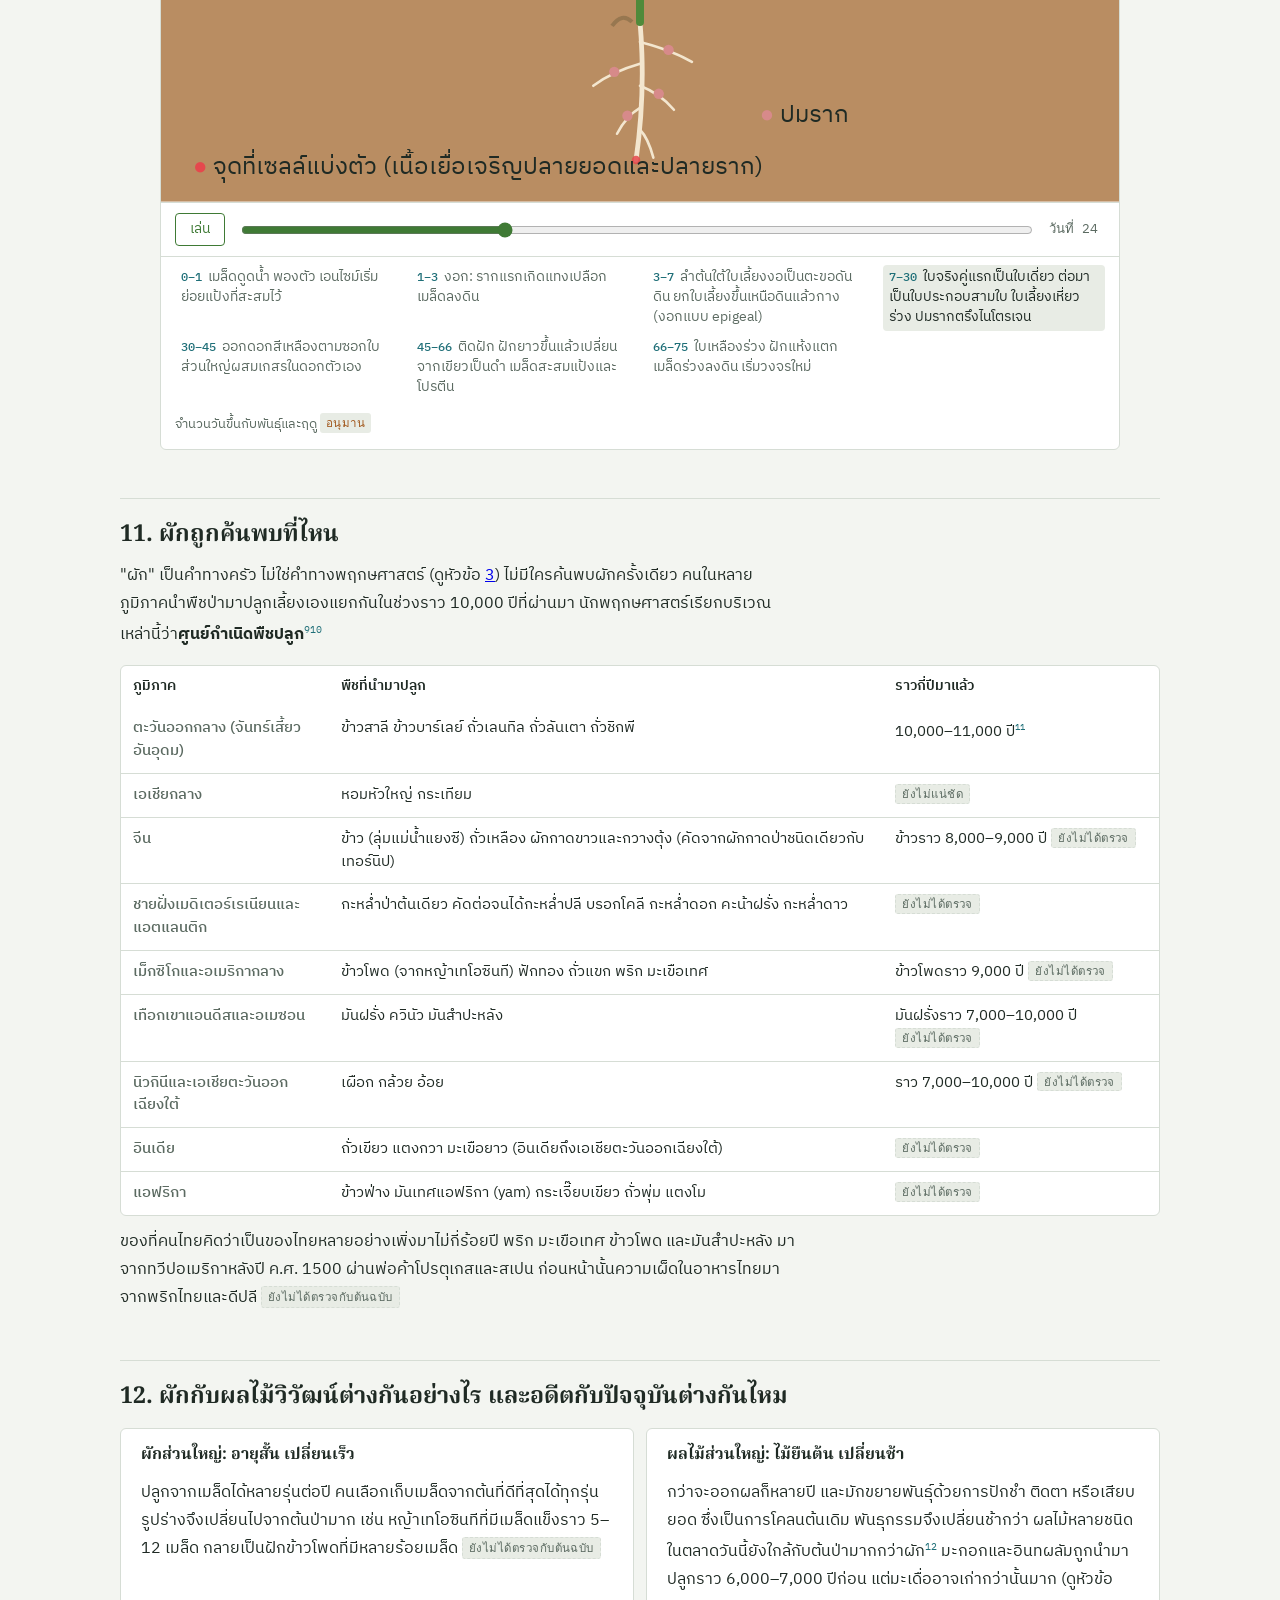
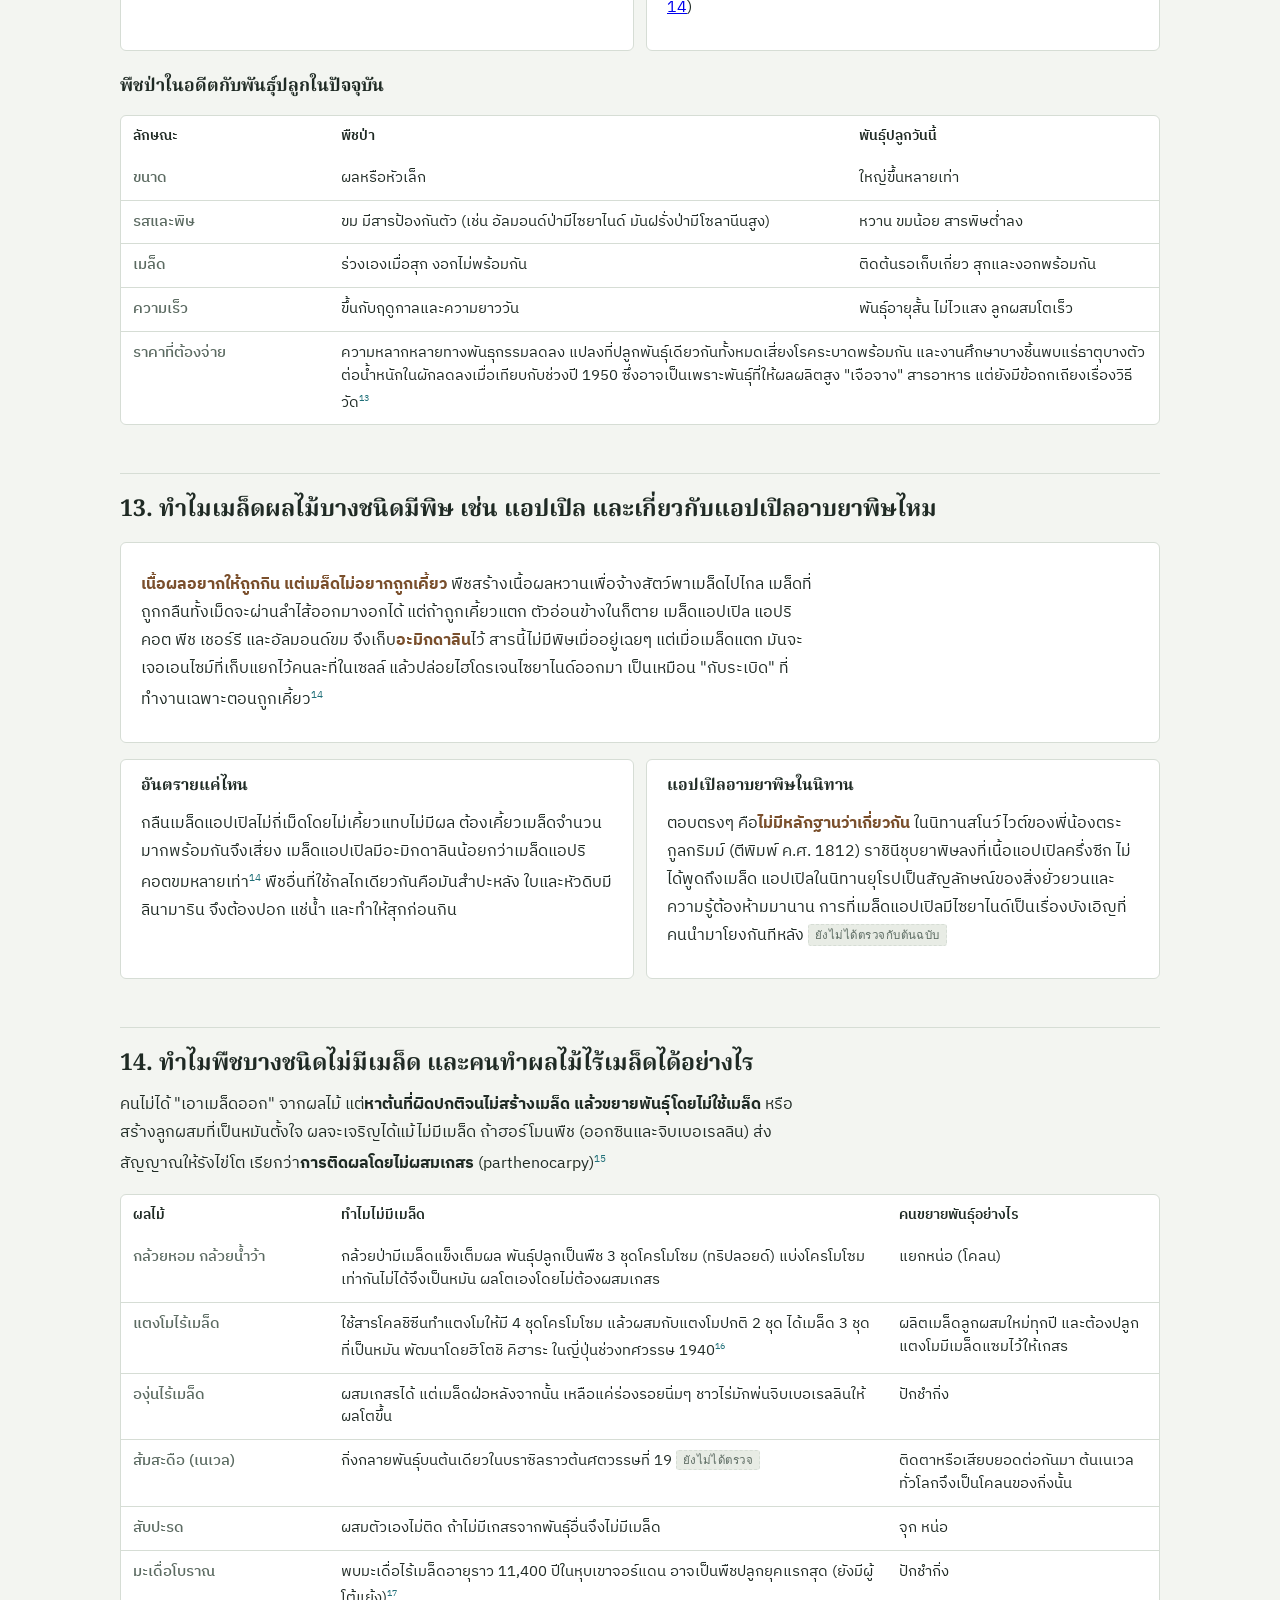
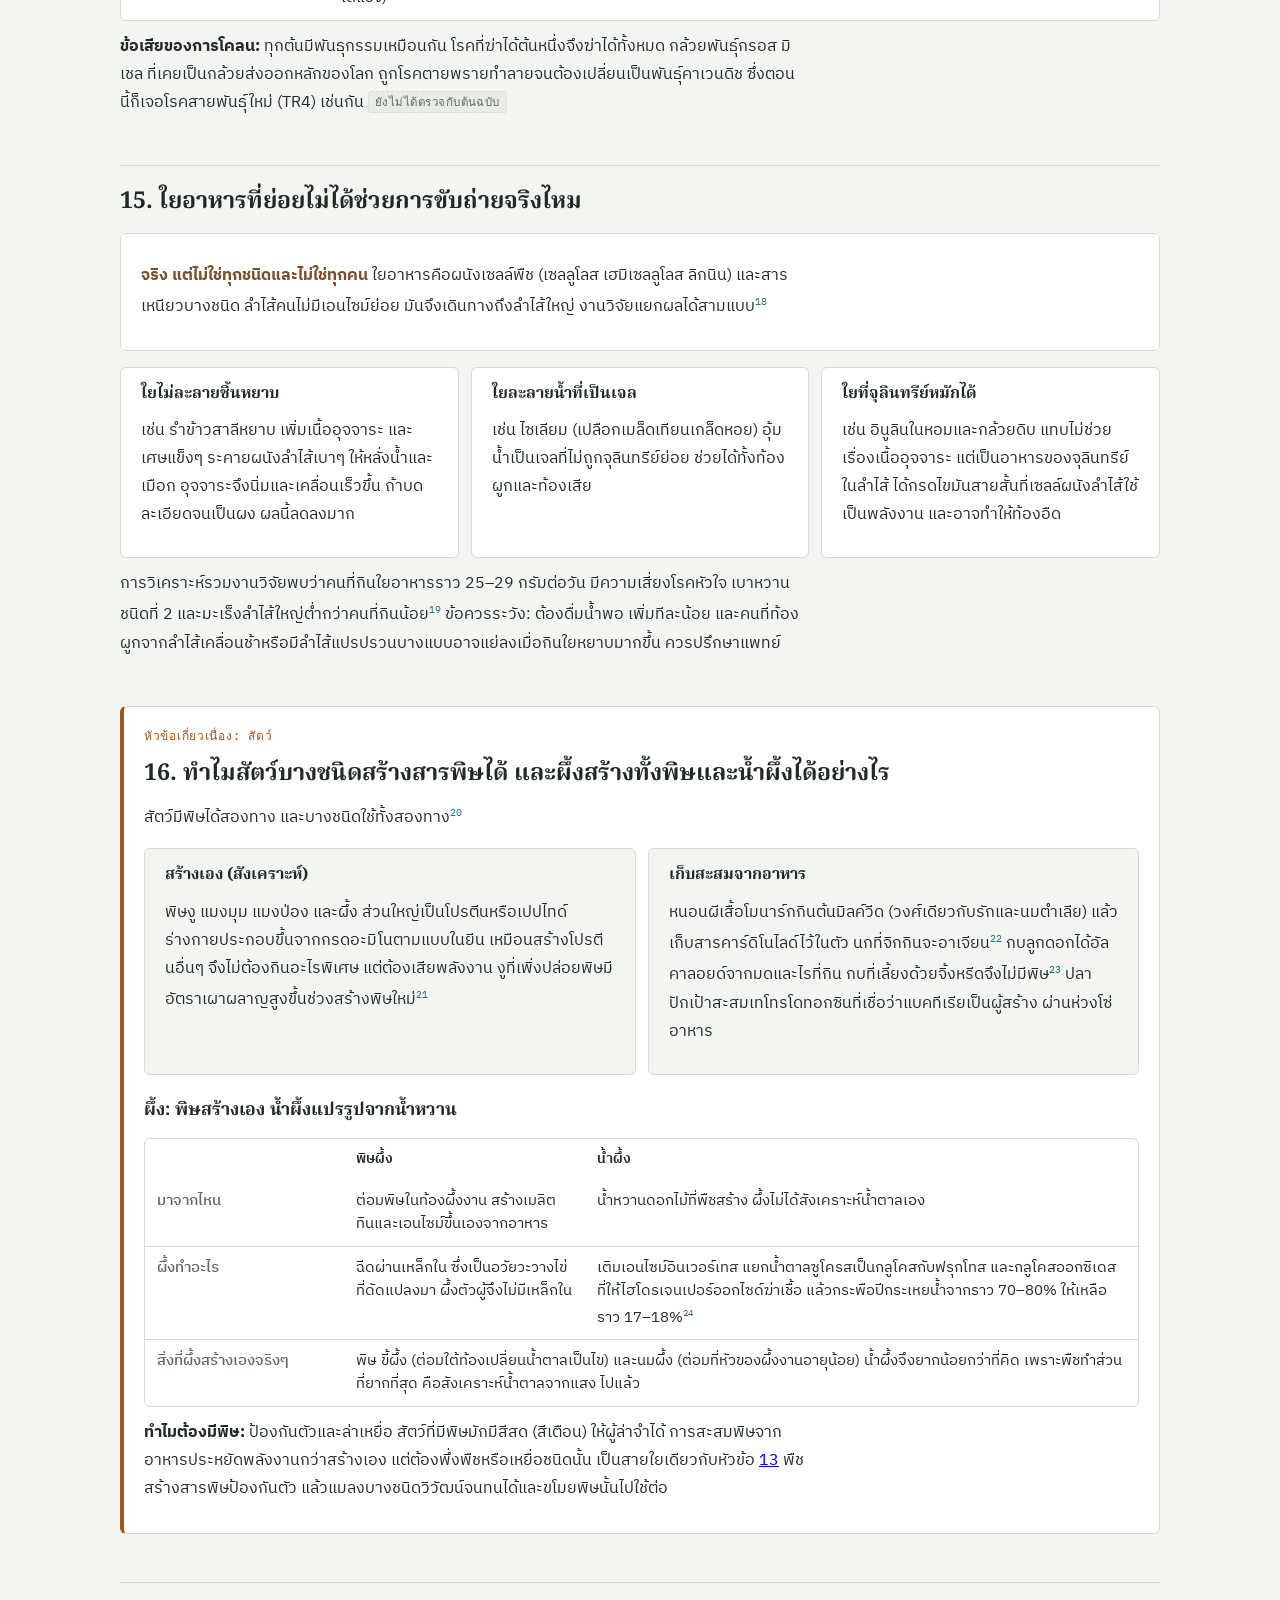
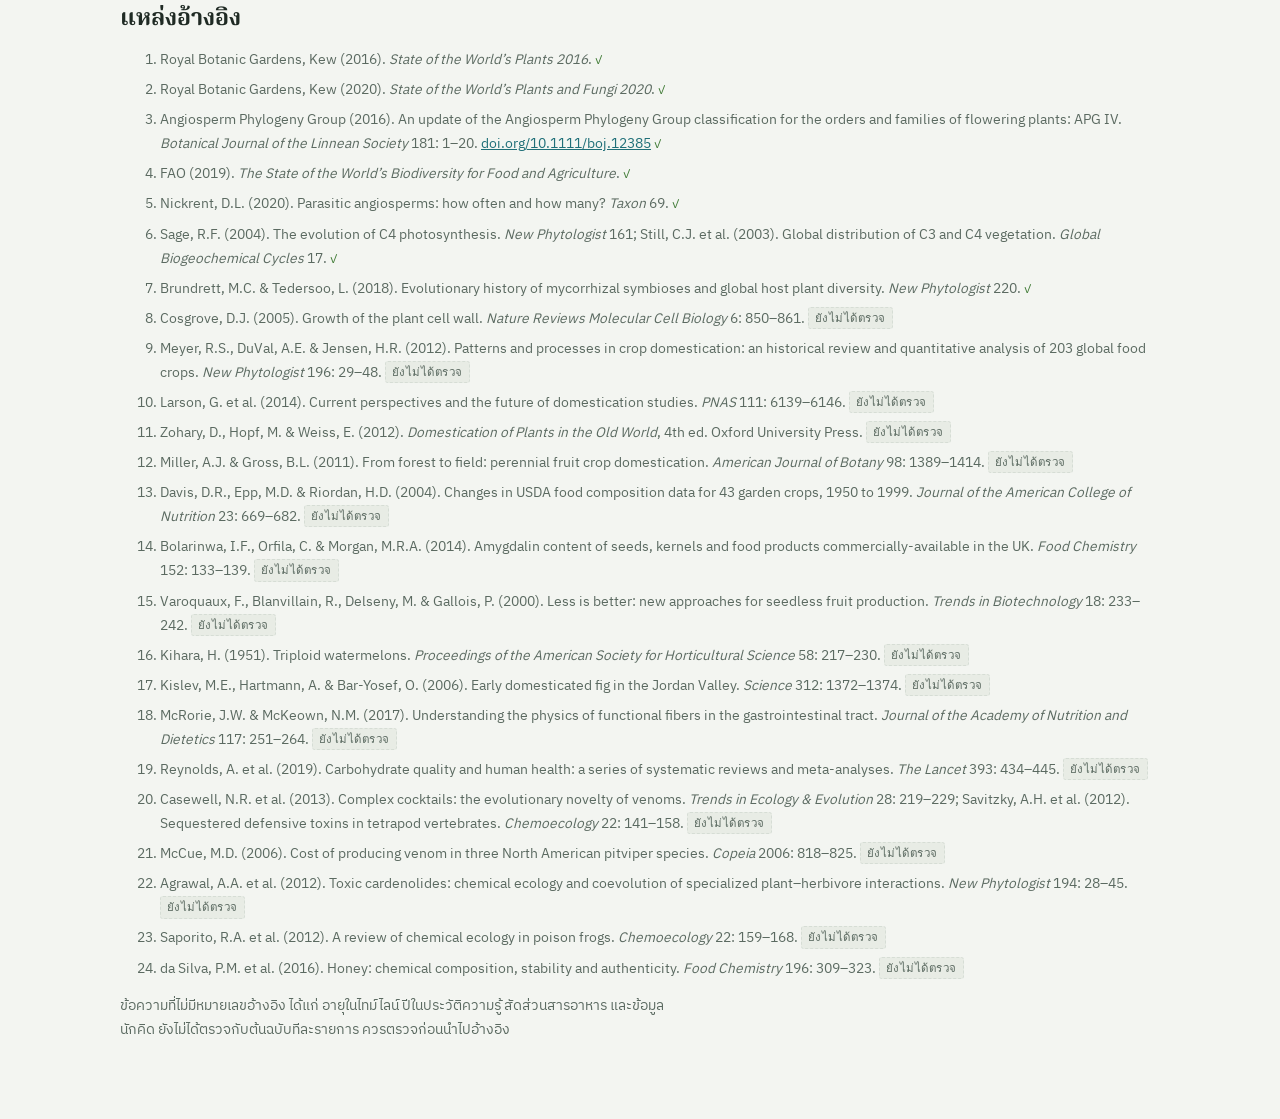
<file: plants.html>
<!doctype html>
<html lang="th">
<head>
<meta charset="utf-8">
<meta name="viewport" content="width=device-width,initial-scale=1">
<title>สารานุกรมพืช · Agriculture Simulation</title>
<meta name="title-en" content="Plant atlas · Agriculture Simulation">

<link rel="preconnect" href="https://fonts.googleapis.com">
<link rel="stylesheet" href="https://fonts.googleapis.com/css2?family=Noto+Serif+Thai:wght@500;700&family=IBM+Plex+Sans+Thai:wght@400;500;600&family=IBM+Plex+Mono:wght@400;500&display=swap">
<style>
/* Layout: one reading column with wide comparison tables that scroll on their own; soil (brown), water (teal), leaf (green) as the three system colors */
:root{
  --bg:#f3f5f1; --surface:#ffffff; --fg:#1f2a24; --muted:#5b6a61; --line:#d6ddd5;
  --soil:#7a4f2c; --water:#1f6f78; --leaf:#3f7a35; --warn:#a1561b; --tag:#e8ece5;
  --display:"Noto Serif Thai", Georgia, serif;
  --body:"IBM Plex Sans Thai", "Leelawadee UI", Tahoma, sans-serif;
  --mono:"IBM Plex Mono", ui-monospace, Menlo, monospace;
}
@media (prefers-color-scheme: dark){:root:not([data-theme="light"]){
  --bg:#141a17; --surface:#1c2420; --fg:#e4ebe5; --muted:#9caba2; --line:#2f3a34;
  --soil:#d39a6a; --water:#5fb7bf; --leaf:#88c47a; --warn:#e3a066; --tag:#26302b; color-scheme:dark}}
:root[data-theme="dark"]{
  --bg:#141a17; --surface:#1c2420; --fg:#e4ebe5; --muted:#9caba2; --line:#2f3a34;
  --soil:#d39a6a; --water:#5fb7bf; --leaf:#88c47a; --warn:#e3a066; --tag:#26302b; color-scheme:dark}
body{background:var(--bg);color:var(--fg);font-family:var(--body);font-size:16px;line-height:1.75}
.wrap{max-width:1040px;margin:0 auto;padding-block:40px 64px;padding-left:max(16px,env(safe-area-inset-left,0px));padding-right:max(16px,env(safe-area-inset-right,0px))}
h1,h2,h3{font-family:var(--display);text-wrap:balance;line-height:1.35;margin:0}
h1{font-size:2.1rem}
h2{font-size:1.45rem;margin-top:48px;padding-top:20px;border-top:1px solid var(--line)}
h3{font-size:1.1rem;margin-top:24px}
p,li{max-width:68ch}
p{margin:12px 0}
.lede{font-size:1.08rem;color:var(--muted)}
.eyebrow{font-family:var(--mono);font-size:.78rem;letter-spacing:.06em;text-transform:uppercase;color:var(--water)}
.answer{background:var(--surface);border:1px solid var(--line);border-radius:6px;padding:16px 20px;margin-top:16px}
.answer strong{color:var(--soil)}
.noref{display:inline-block;font-family:var(--mono);font-size:.72rem;letter-spacing:.04em;background:var(--tag);color:var(--muted);padding:0 6px;border-radius:3px;vertical-align:1px;border:1px dashed var(--line)}
.chk{font-family:var(--mono);font-size:.78rem;color:var(--leaf);margin-right:4px}
.chk.warn{color:var(--warn)}
.inf{display:inline-block;font-family:var(--mono);font-size:.72rem;letter-spacing:.04em;background:var(--tag);color:var(--warn);padding:0 6px;border-radius:3px;vertical-align:1px}
sup a{color:var(--water);text-decoration:none;font-family:var(--mono);font-size:.75em}
.tbl{overflow-x:auto;margin-top:16px;border:1px solid var(--line);border-radius:6px;background:var(--surface)}
table{border-collapse:collapse;width:100%;min-width:640px;font-size:.92rem;line-height:1.55}
th,td{padding:10px 12px;text-align:left;vertical-align:top;border-bottom:1px solid var(--line)}
thead th{font-family:var(--body);font-weight:600;font-size:.85rem}
tbody th{font-weight:500;color:var(--muted);width:20%}
tr:last-child td,tr:last-child th{border-bottom:0}
.c-soil{color:var(--soil)} .c-water{color:var(--water)} .c-leaf{color:var(--leaf)}
.dot{display:inline-block;width:8px;height:8px;border-radius:50%;margin-right:6px;vertical-align:1px}
.ok{color:var(--leaf);font-weight:600} .mid{color:var(--warn);font-weight:600} .no{color:var(--muted);font-weight:600}
ol.steps{padding-left:0;list-style:none;counter-reset:s;display:grid;gap:12px;margin-top:16px}
ol.steps li{counter-increment:s;display:grid;grid-template-columns:2.2rem 1fr;gap:8px;max-width:none}
ol.steps li::before{content:counter(s);font-family:var(--mono);font-size:.85rem;color:var(--water);border:1px solid var(--water);border-radius:50%;width:1.8rem;height:1.8rem;display:grid;place-items:center;margin-top:2px}
.flow{display:flex;flex-wrap:wrap;gap:8px;align-items:center;margin-top:12px;font-size:.88rem}
.flow span{background:var(--surface);border:1px solid var(--line);border-radius:4px;padding:4px 10px}
.flow b{color:var(--muted);font-weight:400}
.refs{font-size:.86rem;color:var(--muted)}
.refs li{margin:6px 0;max-width:none}
.refs a{color:var(--water);word-break:break-word}
code,.num{font-family:var(--mono);font-size:.88em}
a:focus-visible{outline:2px solid var(--water);outline-offset:2px}
</style>

<link rel="stylesheet" href="assets/soil-lab.css">
<style>
body{margin:0}
</style>
<link rel="stylesheet" href="assets/nav.css">
<link rel="stylesheet" href="assets/topics.css">
<link rel="stylesheet" href="assets/plants.css">
<script src="assets/i18n.js"></script>
<script src="assets/lifecycle.js" defer></script>
</head>
<body>
<header class="sitebar"><div class="sitebar-in">
  <a class="brand" href="index.html"><svg viewBox="0 0 32 32" aria-hidden="true"><circle cx="16" cy="16" r="15" fill="#2f6b45"/><path d="M16 25V13M16 17c-5 0-8-3-8-8 5 0 8 3 8 8zm0-2c0-5 3-8 8-8 0 5-3 8-8 8z" fill="#fff" stroke="#fff" stroke-width="1.5" stroke-linejoin="round"/></svg><span>Agriculture Simulation</span></a>
  <nav class="mainnav" aria-label="เมนูหลัก" data-en-aria-label="Main menu">
    <a class="nv nv-home" href="index.html"><svg viewBox="0 0 24 24" fill="none" stroke="currentColor" stroke-width="2" aria-hidden="true"><path d="M3 11l9-7 9 7v9a1 1 0 0 1-1 1h-5v-6H9v6H4a1 1 0 0 1-1-1z"/></svg><span><b><span class="th">หน้าแรก</span><span class="en">Home</span></b><small><span class="th">ทุกหน้า</span><span class="en">All pages</span></small></span></a>
    <a class="nv nv-map" href="thailand.html"><svg viewBox="0 0 24 24" fill="none" stroke="currentColor" stroke-width="2" aria-hidden="true"><path d="M9 4L3 6v14l6-2 6 2 6-2V4l-6 2-6-2zM9 4v14M15 6v14"/></svg><span><b><span class="th">แผนที่ภูมิภาคไทย</span><span class="en">Thailand regions</span></b><small><span class="th">ระดับประเทศ</span><span class="en">National scale</span></small></span></a>
    <a class="nv nv-basin" href="nan-basin.html"><svg viewBox="0 0 24 24" fill="none" stroke="currentColor" stroke-width="2" aria-hidden="true"><path d="M3 18l5-9 4 6 3-4 6 7z"/><path d="M14 4c-2 3 2 4 0 7" /></svg><span><b><span class="th">ลุ่มน้ำน่าน</span><span class="en">Nan River basin</span></b><small><span class="th">ระดับลุ่มน้ำและแปลง</span><span class="en">Basin and plot scale</span></small></span></a>
    <a class="nv nv-soil" href="soil.html"><svg viewBox="0 0 24 24" fill="none" stroke="currentColor" stroke-width="2" aria-hidden="true"><path d="M12 13V5M12 9c-3 0-5-2-5-5 3 0 5 2 5 5zm0 0c0-3 2-5 5-5 0 3-2 5-5 5z"/><path d="M3 15h18M5 19h3M11 19h2M16 19h3"/></svg><span><b><span class="th">ดิน · น้ำ · ระบบปิด</span><span class="en">Soil · Water · Closed</span></b><small><span class="th">ระดับพืชและราก</span><span class="en">Plant and root scale</span></small></span></a>
    <a class="nv nv-chain" href="value-chain.html"><svg viewBox="0 0 24 24" fill="none" stroke="currentColor" stroke-width="2" aria-hidden="true"><path d="M10 14a4 4 0 0 0 5.7 0l3-3a4 4 0 0 0-5.7-5.7l-1 1"/><path d="M14 10a4 4 0 0 0-5.7 0l-3 3a4 4 0 0 0 5.7 5.7l1-1"/></svg><span><b><span class="th">ห่วงโซ่การผลิต</span><span class="en">Value chain</span></b><small><span class="th">แปรรูปถึงตลาด · 100 ปี</span><span class="en">Processing to market · 100 years</span></small></span></a>
    <a class="nv nv-game" href="game.html"><svg viewBox="0 0 24 24" fill="none" stroke="currentColor" stroke-width="2" aria-hidden="true"><rect x="3" y="12" width="18" height="8" rx="1"/><path d="M7 12V9M12 12V6M17 12V8M5 16h14"/><path d="M12 6c-2-1-3-3-2-5 2 0 3 2 2 5z"/></svg><span><b><span class="th">เกมจากแปลงสู่โรงงาน</span><span class="en">Plot to Plant game</span></b><small><span class="th">ปลูก ให้น้ำ แปรรูป ส่งโรงงาน</span><span class="en">Grow, water, process, supply</span></small></span></a>
    <a class="nv nv-plants" href="plants.html" aria-current="page"><svg viewBox="0 0 24 24" fill="none" stroke="currentColor" stroke-width="2" aria-hidden="true"><path d="M12 21V9"/><path d="M12 13c-4 0-7-3-7-7 4 0 7 3 7 7zM12 10c0-4 3-7 7-7 0 4-3 7-7 7z"/><path d="M7 21h10"/></svg><span><b><span class="th">สารานุกรมพืช</span><span class="en">Plant atlas</span></b><small><span class="th">ชนิด วิวัฒนาการ สารอาหาร</span><span class="en">Species, evolution, nutrition</span></small></span></a>
  </nav>
  <div class="langsw" role="group" aria-label="ภาษา" data-en-aria-label="Language"><button type="button" data-lang-btn="th" aria-pressed="true">ไทย</button><button type="button" data-lang-btn="en" aria-pressed="false">EN</button></div>
</div></header>
<div class="wrap">
  <div class="eyebrow"><span class="th">ระดับอาณาจักรพืช · 470 ล้านปีถึงวันนี้</span><span class="en">Plant kingdom scale · 470 million years to today</span></div>
  <h1><span class="th">สารานุกรมพืช: มีกี่ชนิด จัดกลุ่มอย่างไร และมาจากไหน</span><span class="en">Plant atlas: how many, how they are grouped, and where they came from</span></h1>
  <p class="th lede">พืชที่เราปลูกในหน้าอื่นเป็นเพียงไม่กี่ชนิดจากราว 400,000 ชนิดบนโลก หน้านี้รวบรวมว่าพืชมีกี่กลุ่ม แต่ละระบบจัดกลุ่มตอบคำถามอะไร ทำไมคนเรียกบางอย่างว่าผักหรือผลไม้ พืชอยู่ร่วมกับสิ่งมีชีวิตอื่นแบบไหน พืชให้พลังงานและสารอาหารอะไรกับคน และความรู้เหล่านี้ถูกพิสูจน์และแก้ไขมาอย่างไร</p><p class="en lede">The crops on the other pages are a handful out of roughly 400,000 plant species. This page covers how plants are grouped, what question each classification answers, why people call some things vegetables or fruit, how plants live with other organisms, what energy and nutrients plants give people, and how this knowledge was tested and revised.</p>
  <p class="th refs">ตัวเลขที่มีหมายเลขยกกำลังตรวจกับแหล่งที่มาแล้วเมื่อ 11 พ.ย. 2026 ข้อความที่ติดป้าย <span class="noref">ยังไม่ได้ตรวจกับต้นฉบับ</span> เป็นความรู้ทั่วไปที่ยังต้องตรวจ ส่วนป้าย <span class="inf">อนุมาน</span> เป็นการตีความของผู้เขียน</p><p class="en refs">Figures with a superscript number were checked against the source on 11 Nov 2026. Text tagged <span class="noref">not yet checked</span> is general knowledge still to be verified, and <span class="inf">inferred</span> marks the author’s interpretation.</p>
  <nav class="toc" aria-label="หัวข้อในหน้านี้" data-en-aria-label="Topics on this page">
    <div class="toc-g g-fert"><b><span class="th">พืชมีอะไรบ้าง</span><span class="en">What plants there are</span></b><small><span class="th">จำนวน การจำแนก การใช้งาน</span><span class="en">Numbers, classification, uses</span></small><div><a href="#count"><i>1</i><span class="th">มีกี่ชนิด</span><span class="en">How many</span></a><a href="#classify"><i>2</i><span class="th">จำแนกตามอะไร</span><span class="en">Ways to classify</span></a><a href="#kitchen"><i>3</i><span class="th">ผัก ผลไม้ พืชหัว</span><span class="en">Vegetable, fruit, tuber</span></a><a href="#life"><i>4</i><span class="th">อยู่อย่างไร อยู่ที่ไหน</span><span class="en">How and where they live</span></a></div></div>
    <div class="toc-g g-water"><b><span class="th">พืชกับคน</span><span class="en">Plants and people</span></b><small><span class="th">พลังงานและสารอาหาร</span><span class="en">Energy and nutrients</span></small><div><a href="#food"><i>5</i><span class="th">อาหารจากพืช</span><span class="en">Food from plants</span></a></div></div>
    <div class="toc-g g-lab"><b><span class="th">เวลาและความรู้</span><span class="en">Time and knowledge</span></b><small><span class="th">วิวัฒนาการ ผู้ค้นพบ ข้อโต้แย้ง</span><span class="en">Evolution, discoverers, debates</span></small><div><a href="#evo"><i>6</i><span class="th">วิวัฒนาการ</span><span class="en">Evolution</span></a><a href="#history"><i>7</i><span class="th">ประวัติความรู้</span><span class="en">History of the science</span></a><a href="#thinkers"><i>8</i><span class="th">นักคิดและข้อโต้แย้ง</span><span class="en">Thinkers and critics</span></a></div></div>
    <div class="toc-g g-fert"><b><span class="th">การเติบโต</span><span class="en">Growth</span></b><small><span class="th">ความเร็ว วงจรชีวิต ที่มา</span><span class="en">Speed, life cycle, origins</span></small><div><a href="#speed"><i>9</i><span class="th">ทำไมโตเร็วโตช้า</span><span class="en">Fast and slow growth</span></a><a href="#cycle"><i>10</i><span class="th">วงจรชีวิต (ภาพเคลื่อนไหว)</span><span class="en">Life cycle (animated)</span></a><a href="#origins"><i>11</i><span class="th">ผักมาจากไหน</span><span class="en">Where vegetables began</span></a><a href="#vegfruit"><i>12</i><span class="th">ผัก ผลไม้ อดีตกับปัจจุบัน</span><span class="en">Vegetables, fruit, then and now</span></a></div></div>
    <div class="toc-g g-lab"><b><span class="th">ถามตอบ</span><span class="en">Questions</span></b><small><span class="th">พิษ เมล็ด ใยอาหาร สัตว์</span><span class="en">Toxins, seeds, fibre, animals</span></small><div><a href="#toxicseed"><i>13</i><span class="th">เมล็ดมีพิษ</span><span class="en">Poisonous seeds</span></a><a href="#seedless"><i>14</i><span class="th">ผลไม้ไร้เมล็ด</span><span class="en">Seedless fruit</span></a><a href="#fiber"><i>15</i><span class="th">ใยอาหาร</span><span class="en">Fibre</span></a><a href="#animal-toxins"><i>16</i><span class="th">สัตว์กับพิษ ผึ้ง</span><span class="en">Animal toxins, bees</span></a></div></div>
  </nav>

  <section class="topic" id="count">
  <h2><span class="th">1. พืชบนโลกมีกี่ชนิด</span><span class="en">1. How many plant species are there</span></h2>
  <div class="answer"><p class="th">มีพืชที่มีท่อลำเลียงซึ่งได้รับการตั้งชื่อแล้วราว <strong>391,000 ชนิด</strong> ในจำนวนนี้เป็นพืชดอก <strong>369,000 ชนิด</strong> และยังมีการตั้งชื่อชนิดใหม่ราว <strong>2,000 ชนิดต่อปี</strong><sup><a href="#r1">1</a></sup> รวมมอสและลิเวอร์เวิร์ตด้วยจะได้ราว 400,000 ชนิด</p><p class="en">About <strong>391,000</strong> vascular plant species have been named, <strong>369,000</strong> of them flowering plants, and about <strong>2,000</strong> new species are named every year.<sup><a href="#r1">1</a></sup> With mosses and liverworts the total is about 400,000.</p></div>
  <div class="bars" role="list">
    <div class="bar" role="listitem"><div class="lab"><span class="th">พืชดอก</span><span class="en">Flowering plants</span><small>~369,000</small></div><div class="track"><div class="fill" style="width:92%"></div></div></div>
    <div class="bar" role="listitem"><div class="lab"><span class="th">มอส ลิเวอร์เวิร์ต ฮอร์นเวิร์ต</span><span class="en">Mosses, liverworts, hornworts</span><small>~20,000</small></div><div class="track"><div class="fill f2" style="width:5%"></div></div></div>
    <div class="bar" role="listitem"><div class="lab"><span class="th">เฟิร์นและไลโคไฟต์</span><span class="en">Ferns and lycophytes</span><small>~12,000</small></div><div class="track"><div class="fill f3" style="width:3%"></div></div></div>
    <div class="bar" role="listitem"><div class="lab"><span class="th">พืชเมล็ดเปลือย (สน ปรง แปะก๊วย)</span><span class="en">Gymnosperms (conifers, cycads, ginkgo)</span><small>~1,100</small></div><div class="track"><div class="fill f4" style="width:.4%"></div></div></div>
  </div>
  <p class="th note">ความยาวแท่งเทียบกับจำนวนรวมราว 400,000 ชนิด ตัวเลขพืชดอกตรวจแล้ว<sup><a href="#r1">1</a></sup> ส่วนจำนวนมอส เฟิร์น และพืชเมล็ดเปลือย <span class="noref">ยังไม่ได้ตรวจกับต้นฉบับ</span></p><p class="en note">Bars are relative to about 400,000 species in total. The flowering-plant count is checked;<sup><a href="#r1">1</a></sup> the moss, fern and gymnosperm counts are <span class="noref">not yet checked</span>.</p>
  <ul>
    <li class="th">พืชดอกแบ่งเป็น <strong>64 อันดับ 416 วงศ์</strong> ตามระบบ APG IV<sup><a href="#r3">3</a></sup></li><li class="en">Flowering plants fall into <strong>64 orders and 416 families</strong> under APG IV.<sup><a href="#r3">3</a></sup></li>
    <li class="th">พืชราว <strong>39.4%</strong> ถูกประเมินว่าเสี่ยงสูญพันธุ์ (Kew 2020)<sup><a href="#r2">2</a></sup></li><li class="en">About <strong>39.4%</strong> of plant species are estimated to be threatened with extinction (Kew 2020).<sup><a href="#r2">2</a></sup></li>
    <li class="th">"ชนิด" (species) ไม่ใช่ "สายพันธุ์" (variety) ข้าวที่ปลูกส่วนใหญ่ทั้งโลกเป็นชนิดเดียวคือ <i>Oryza sativa</i> แต่มีสายพันธุ์นับแสน <span class="noref">ยังไม่ได้ตรวจกับต้นฉบับ</span></li><li class="en">A “species” is not a “variety”. Most rice grown worldwide is one species, <i>Oryza sativa</i>, but there are well over a hundred thousand varieties. <span class="noref">not yet checked</span></li>
  </ul>
  </section>

  <section class="topic" id="classify">
  <h2><span class="th">2. จำแนกตามอะไรได้บ้าง</span><span class="en">2. Ways to classify plants</span></h2>
  <p class="th">แต่ละระบบตอบคำถามคนละข้อ ต้นข้าวต้นเดียวจึงอยู่ได้หลายกลุ่มพร้อมกัน</p><p class="en">Each system answers a different question, so one rice plant belongs to several groups at once.</p>
  <div class="tbl"><table>
    <thead><tr><th><span class="th">ระบบ</span><span class="en">System</span></th><th><span class="th">ตอบคำถาม</span><span class="en">Question it answers</span></th><th><span class="th">กลุ่มหลัก</span><span class="en">Main groups</span></th><th><span class="th">ข้าว</span><span class="en">Rice</span></th></tr></thead>
    <tbody>
      <tr><th><span class="th">สายวิวัฒนาการ (APG)</span><span class="en">Lineage (APG)</span></th><td><span class="th">ใครเป็นญาติใคร ดูจาก DNA</span><span class="en">Who is related to whom, from DNA</span></td><td><span class="th">อาณาจักร → หมวด → ชั้น → อันดับ → วงศ์ → สกุล → ชนิด</span><span class="en">Kingdom → division → class → order → family → genus → species</span></td><td><span class="th">วงศ์หญ้า Poaceae</span><span class="en">Grass family, Poaceae</span></td></tr>
      <tr><th><span class="th">รูปแบบชีวิต (Raunkiær)</span><span class="en">Life form (Raunkiær)</span></th><td><span class="th">ตาที่รอดฤดูแล้งหรือหนาวอยู่ตรงไหน</span><span class="en">Where buds survive the dry or cold season</span></td><td><span class="th">ไม้ต้น ไม้พุ่ม ไม้คลุมดิน พืชหัวใต้ดิน พืชปีเดียว พืชน้ำ</span><span class="en">Trees, shrubs, ground cover, geophytes, annuals, aquatics</span></td><td><span class="th">พืชปีเดียว รอดในรูปเมล็ด</span><span class="en">Annual, survives as seed</span></td></tr>
      <tr><th><span class="th">ถิ่นอาศัย</span><span class="en">Habitat</span></th><td><span class="th">ทนน้ำ แล้ง เค็มได้แค่ไหน</span><span class="en">Tolerance of water, drought, salt</span></td><td><span class="th">พืชบก พืชทนแล้ง พืชทนเค็ม พืชน้ำ พืชอิงอาศัย</span><span class="en">Land, drought-tolerant, salt-tolerant, aquatic, epiphytic</span></td><td><span class="th">พืชโผล่พ้นน้ำ มีช่องอากาศส่งออกซิเจนลงราก</span><span class="en">Emergent aquatic, air channels feed oxygen to roots</span></td></tr>
      <tr><th><span class="th">ระบบสังเคราะห์แสง</span><span class="en">Photosynthesis type</span></th><td><span class="th">ตรึงคาร์บอนแบบไหน ทนร้อนแล้งแค่ไหน</span><span class="en">How carbon is fixed, heat and drought tolerance</span></td><td>C3 · C4 · CAM</td><td>C3</td></tr>
      <tr><th><span class="th">การใช้ประโยชน์</span><span class="en">Human use</span></th><td><span class="th">คนเอาไปทำอะไร</span><span class="en">What people use it for</span></td><td><span class="th">ธัญพืช พืชหัว พืชน้ำมัน ผัก ผลไม้ พืชอาหารสัตว์ พืชเส้นใย ไม้ประดับ</span><span class="en">Cereals, roots, oil crops, vegetables, fruit, forage, fibre, ornamentals</span></td><td><span class="th">ธัญพืช</span><span class="en">Cereal</span></td></tr>
    </tbody>
  </table></div>
  <div class="grid2">
    <div class="answer"><h3>C3</h3><p class="th">ราว 85–90% ของชนิด เช่น ข้าว ข้าวสาลี ถั่ว ผักส่วนใหญ่ ทำงานดีในที่ไม่ร้อนจัด <span class="noref">ยังไม่ได้ตรวจกับต้นฉบับ</span></p><p class="en">About 85–90% of species, such as rice, wheat, legumes and most vegetables. Works best where it is not too hot. <span class="noref">not yet checked</span></p></div>
    <div class="answer"><h3>C4</h3><p class="th">เพียงราว 3% ของชนิด แต่สร้างมวลชีวภาพบนบกได้ราว 20–25% ของโลก<sup><a href="#r6">6</a></sup> เช่น ข้าวโพด อ้อย ข้าวฟ่าง ทนร้อนและใช้น้ำคุ้มกว่า</p><p class="en">Only about 3% of species, yet about 20–25% of land plant productivity.<sup><a href="#r6">6</a></sup> Examples: maize, sugarcane, sorghum. More heat-tolerant and water-efficient.</p></div>
    <div class="answer"><h3>CAM</h3><p class="th">ราว 6% ของชนิด เปิดปากใบตอนกลางคืนเพื่อเก็บน้ำ เช่น สับปะรด กล้วยไม้ กระบองเพชร <span class="noref">ยังไม่ได้ตรวจกับต้นฉบับ</span></p><p class="en">About 6% of species. Opens its pores at night to save water, as in pineapple, orchids and cacti. <span class="noref">not yet checked</span></p></div>
  </div>
  </section>

  <section class="topic" id="kitchen">
  <h2><span class="th">3. ทำไมจึงเรียกผัก ผลไม้ ไม้ใบ ไม้คลุมดิน พืชหัว</span><span class="en">3. Why we say vegetable, fruit, foliage plant, ground cover, root crop</span></h2>
  <p class="th">คำเหล่านี้มาจากการใช้งานของคนในครัวและในสวน ไม่ใช่จากสายวิวัฒนาการ จึงซ้อนทับกันได้ <span class="noref">ยังไม่ได้ตรวจกับต้นฉบับ</span></p><p class="en">These words come from how people use plants in the kitchen and garden, not from lineage, so they overlap. <span class="noref">not yet checked</span></p>
  <div class="grid2">
    <div class="answer"><h3><span class="th">ผลไม้ (ทางพฤกษศาสตร์)</span><span class="en">Fruit (botanical)</span></h3><p class="th">รังไข่ของดอกที่เจริญหลังผสมเกสร มะเขือเทศ แตงกวา พริก และเมล็ดข้าวจึงนับเป็นผลทั้งหมด</p><p class="en">The ovary of a flower after pollination. Tomato, cucumber, chilli and even a rice grain are all fruits.</p></div>
    <div class="answer"><h3><span class="th">ผัก (ทางครัว)</span><span class="en">Vegetable (culinary)</span></h3><ul class="th"><li>ใบ: ผักบุ้ง ผักกาด</li><li>ลำต้น: หน่อไม้</li><li>ดอก: กะหล่ำดอก</li><li>ราก: แครอท</li></ul><ul class="en"><li>Leaves: morning glory, lettuce</li><li>Stems: bamboo shoots</li><li>Flowers: cauliflower</li><li>Roots: carrot</li></ul></div>
    <div class="answer"><h3><span class="th">พืชหัว / ใต้ดิน</span><span class="en">Root and tuber crops</span></h3><ul class="th"><li>รากสะสมอาหาร: มันสำปะหลัง มันเทศ</li><li>ลำต้นใต้ดิน: มันฝรั่ง</li><li>เหง้า: ขิง ขมิ้น</li><li>หัวแบบ corm: เผือก</li><li>กาบใบซ้อน (bulb): หอม กระเทียม</li></ul><ul class="en"><li>Storage roots: cassava, sweet potato</li><li>Stem tubers: potato</li><li>Rhizomes: ginger, turmeric</li><li>Corms: taro</li><li>Bulbs: onion, garlic</li></ul></div>
    <div class="answer"><h3><span class="th">ไม้ใบ / ไม้คลุมดิน</span><span class="en">Foliage plants / ground cover</span></h3><p class="th">คำทางจัดสวนตามหน้าที่ในแปลง ไม้คลุมดินคือพืชเตี้ยที่แผ่คลุมผิวดิน กันดินพังและเก็บความชื้น เช่น ถั่วคลุมดินในสวนยางและปาล์ม</p><p class="en">Gardening terms for a plant’s job in the bed. Ground cover is a low plant that spreads over the soil to stop erosion and hold moisture, such as cover legumes in rubber and oil-palm plantations.</p></div>
  </div>
  </section>

  <section class="topic" id="life">
  <h2><span class="th">4. พืชอยู่กับสิ่งมีชีวิตอื่นอย่างไร และอยู่ที่ไหน</span><span class="en">4. How plants live with other organisms, and where</span></h2>
  <div class="tbl"><table>
    <thead><tr><th><span class="th">วิถีชีวิต</span><span class="en">Strategy</span></th><th><span class="th">ทำอย่างไร</span><span class="en">How it works</span></th><th><span class="th">ตัวอย่าง</span><span class="en">Examples</span></th><th><span class="th">มากแค่ไหน</span><span class="en">How common</span></th></tr></thead>
    <tbody>
      <tr><th><span class="th">พึ่งพารา (ไมคอร์ไรซา)</span><span class="en">Mycorrhizal partnership</span></th><td><span class="th">ราช่วยดูดฟอสฟอรัสและน้ำ แลกกับน้ำตาลจากพืช</span><span class="en">Fungi bring phosphorus and water in exchange for plant sugar</span></td><td><span class="th">พืชบกส่วนใหญ่</span><span class="en">Most land plants</span></td><td><span class="th">มากกว่า 85% ของพืชมีท่อลำเลียง</span><span class="en">Over 85% of vascular plants</span><sup><a href="#r7">7</a></sup></td></tr>
      <tr><th><span class="th">พึ่งพาแบคทีเรีย</span><span class="en">Bacterial partnership</span></th><td><span class="th">ไรโซเบียมในปมรากตรึงไนโตรเจนจากอากาศ</span><span class="en">Rhizobia in root nodules fix nitrogen from the air</span></td><td><span class="th">ถั่วเหลือง ถั่วลิสง ถั่วเขียว</span><span class="en">Soybean, peanut, mung bean</span></td><td><span class="noref">ยังไม่ได้ตรวจกับต้นฉบับ</span></td></tr>
      <tr><th><span class="th">อิงอาศัย</span><span class="en">Epiphyte</span></th><td><span class="th">เกาะต้นไม้อื่นเพื่อรับแสง ไม่ดูดอาหาร</span><span class="en">Perches on another tree for light, takes no food</span></td><td><span class="th">กล้วยไม้ เฟิร์นข้าหลวง</span><span class="en">Orchids, bird’s-nest fern</span></td><td><span class="th">ราว 9–10% ของพืชมีท่อลำเลียง</span><span class="en">About 9–10% of vascular plants</span> <span class="noref">ยังไม่ได้ตรวจกับต้นฉบับ</span></td></tr>
      <tr><th><span class="th">กึ่งปรสิต</span><span class="en">Hemiparasite</span></th><td><span class="th">สังเคราะห์แสงเองได้ แต่ดูดน้ำและแร่ธาตุจากต้นอื่น</span><span class="en">Photosynthesises but takes water and minerals from a host</span></td><td><span class="th">กาฝาก</span><span class="en">Mistletoe</span></td><td rowspan="2"><span class="th">พืชปรสิตรวมราว 4,750 ชนิด จาก 292 สกุล</span><span class="en">About 4,750 parasitic species in 292 genera</span><sup><a href="#r5">5</a></sup></td></tr>
      <tr><th><span class="th">ปรสิตเต็มตัว</span><span class="en">Holoparasite</span></th><td><span class="th">ไม่มีคลอโรฟิลล์ ดูดอาหารทั้งหมดจากพืชอื่น</span><span class="en">No chlorophyll, takes all food from a host</span></td><td><span class="th">บัวผุด ฝอยทอง</span><span class="en">Rafflesia, dodder</span></td></tr>
      <tr><th><span class="th">กินแมลง</span><span class="en">Carnivorous</span></th><td><span class="th">จับแมลงเสริมไนโตรเจนในดินที่ขาดธาตุอาหาร</span><span class="en">Traps insects for nitrogen in poor soil</span></td><td><span class="th">หม้อข้าวหม้อแกงลิง หยาดน้ำค้าง</span><span class="en">Pitcher plants, sundews</span></td><td><span class="th">ราว 800 ชนิด</span><span class="en">About 800 species</span> <span class="noref">ยังไม่ได้ตรวจกับต้นฉบับ</span></td></tr>
    </tbody>
  </table></div>
  <h3><span class="th">พืชน้ำ 4 แบบ</span><span class="en">Four kinds of aquatic plant</span></h3>
  <ul class="th"><li>จมใต้น้ำทั้งต้น: สาหร่ายหางกระรอก</li><li>รากยึดดิน ใบลอยผิวน้ำ: บัว</li><li>ลอยอิสระที่ผิวน้ำ: ผักตบชวา จอก แหน</li><li>โผล่พ้นน้ำ: กก ข้าว</li></ul><ul class="en"><li>Fully submerged: hornwort</li><li>Rooted with floating leaves: lotus, water lily</li><li>Free-floating: water hyacinth, water lettuce, duckweed</li><li>Emergent: sedges, rice</li></ul>
  <h3><span class="th">พืชตามภูมิประเทศ</span><span class="en">Plants by landscape</span></h3>
  <ul class="th"><li>ป่าดิบชื้นเขตร้อน: พื้นที่ไม่ถึง 10% ของแผ่นดิน แต่มีพืชราวครึ่งหนึ่งของทุกชนิด <span class="noref">ยังไม่ได้ตรวจกับต้นฉบับ</span></li><li>ทะเลทราย: พืช CAM และพืชอวบน้ำ</li><li>ทุ่งหญ้า: หญ้า C4 ทนแดดและไฟ</li><li>เขตหนาวและภูเขาสูง: สนและพืชเตี้ยติดดิน</li><li>ชายเลน: โกงกางทนเค็ม มีรากหายใจ</li></ul><ul class="en"><li>Tropical rainforest: under 10% of land but about half of all plant species <span class="noref">not yet checked</span></li><li>Deserts: CAM plants and succulents</li><li>Grasslands: C4 grasses that tolerate sun and fire</li><li>Cold zones and high mountains: conifers and cushion plants</li><li>Mangroves: salt-tolerant trees with breathing roots</li></ul>
  </section>

  <section class="topic" id="food">
  <h2><span class="th">5. พืชกับพลังงานและสารอาหารของคน</span><span class="en">5. Plants, energy and nutrition</span></h2>
  <div class="answer"><p class="th">มีพืชที่คนกินได้อย่างน้อย <strong>7,039 ชนิด</strong> แต่พืชเพียง <strong>15 ชนิด</strong>ให้พลังงานจากอาหารราว 90%<sup><a href="#r2">2</a></sup> และพืช <strong>9 ชนิด</strong>ให้ผลผลิตพืชราว 66% ของโลก<sup><a href="#r4">4</a></sup> ได้แก่ อ้อย ข้าวโพด ข้าว ข้าวสาลี มันฝรั่ง ถั่วเหลือง ปาล์มน้ำมัน บีทน้ำตาล และมันสำปะหลัง</p><p class="en">People can eat at least <strong>7,039</strong> plant species, but just <strong>15</strong> crops supply about 90% of food energy,<sup><a href="#r2">2</a></sup> and <strong>9</strong> crops make up about 66% of world crop production:<sup><a href="#r4">4</a></sup> sugarcane, maize, rice, wheat, potato, soybean, oil palm, sugar beet and cassava.</p></div>
  <div class="tbl"><table>
    <thead><tr><th><span class="th">หน้าที่</span><span class="en">Role</span></th><th><span class="th">พืชหลัก</span><span class="en">Main crops</span></th><th><span class="th">ตัวเลขโดยประมาณ</span><span class="en">Approximate figures</span></th></tr></thead>
    <tbody>
      <tr><th><span class="th">แป้ง (คาร์โบไฮเดรต)</span><span class="en">Starch (carbohydrate)</span></th><td><span class="th">ข้าว ข้าวสาลี ข้าวโพด มันสำปะหลัง มันฝรั่ง</span><span class="en">Rice, wheat, maize, cassava, potato</span></td><td><span class="th">ธัญพืชมีแป้งราว 70–75% ของน้ำหนักแห้ง มันสำปะหลังสดราว 25–35%</span><span class="en">Cereals about 70–75% starch by dry weight; fresh cassava about 25–35%</span></td></tr>
      <tr><th><span class="th">ความหวาน</span><span class="en">Sugar</span></th><td><span class="th">อ้อย บีทน้ำตาล</span><span class="en">Sugarcane, sugar beet</span></td><td><span class="th">อ้อยให้น้ำตาลราว 80% ของโลก</span><span class="en">Sugarcane supplies about 80% of world sugar</span></td></tr>
      <tr><th><span class="th">โปรตีน</span><span class="en">Protein</span></th><td><span class="th">ถั่วเหลือง ถั่วอื่นๆ</span><span class="en">Soybean, other pulses</span></td><td><span class="th">ถั่วเหลืองมีโปรตีนราว 36–40% และน้ำมันราว 20% ถั่วอื่นราว 20–25%</span><span class="en">Soybean about 36–40% protein and 20% oil; other pulses about 20–25% protein</span></td></tr>
      <tr><th><span class="th">ไขมัน</span><span class="en">Fat</span></th><td><span class="th">ปาล์มน้ำมัน ถั่วเหลือง คาโนลา ทานตะวัน มะพร้าว</span><span class="en">Oil palm, soybean, rapeseed, sunflower, coconut</span></td><td><span class="th">น้ำมันพืชของโลกราว 35–40% มาจากปาล์ม</span><span class="en">About 35–40% of world vegetable oil is palm oil</span></td></tr>
      <tr><th><span class="th">แร่ธาตุและวิตามิน</span><span class="en">Minerals and vitamins</span></th><td><span class="th">ผักใบ ผลไม้ ถั่วเปลือกแข็ง ธัญพืชไม่ขัดสี</span><span class="en">Leafy greens, fruit, nuts, whole grains</span></td><td>–</td></tr>
    </tbody>
  </table></div>
  <p class="th note">ตัวเลขในตารางนี้ <span class="noref">ยังไม่ได้ตรวจกับต้นฉบับ</span> และในภาพรวม อาหารจากพืชให้พลังงานราว 80% และโปรตีนราว 60% ของอาหารคนทั้งโลก <span class="noref">ยังไม่ได้ตรวจกับต้นฉบับ</span></p><p class="en note">Figures in this table are <span class="noref">not yet checked</span>. Overall, plant foods supply roughly 80% of the energy and 60% of the protein in the world diet. <span class="noref">not yet checked</span></p>
  <p class="th">พืชในเกม <a href="game.html">จากแปลงสู่โรงงาน</a>: ข้าว (C3 ธัญพืช แป้ง) ข้าวโพด (C4 ธัญพืช แป้งและอาหารสัตว์) มันสำปะหลัง (รากสะสมแป้ง) อ้อย (C4 น้ำตาล) และกาแฟ (ไม้ยืนต้น คาเฟอีน)</p><p class="en">Crops in the <a href="game.html">Plot to Plant</a> game: rice (C3 cereal, starch), maize (C4 cereal, starch and feed), cassava (starch storage root), sugarcane (C4, sugar) and coffee (perennial, caffeine).</p>
  </section>

  <section class="topic" id="evo">
  <h2><span class="th">6. วิวัฒนาการ: ใครครองโลกในแต่ละยุค</span><span class="en">6. Evolution: who dominated each era</span></h2>
  <p class="th">อายุเป็นค่าที่ใช้กันทั่วไปในตำรา <span class="noref">ยังไม่ได้ตรวจกับต้นฉบับ</span> (ล้านปีก่อน = Ma)</p><p class="en">Ages are common textbook values. <span class="noref">not yet checked</span> (Ma = million years ago)</p>
  <ol class="tline">
    <li><span class="when">~3,000 Ma</span><b><span class="th">ไซยาโนแบคทีเรียเริ่มสังเคราะห์แสงและปล่อยออกซิเจน</span><span class="en">Cyanobacteria begin oxygen-producing photosynthesis</span></b><br><span class="dom"><span class="th">จุลินทรีย์ในน้ำ</span><span class="en">Aquatic microbes</span></span></li>
    <li><span class="when">~1,500 Ma</span><b><span class="th">เซลล์หนึ่งกลืนไซยาโนแบคทีเรียจนกลายเป็นคลอโรพลาสต์ เกิดสาหร่าย</span><span class="en">A cell engulfs a cyanobacterium that becomes the chloroplast: algae appear</span></b><br><span class="dom"><span class="th">สาหร่าย</span><span class="en">Algae</span></span></li>
    <li><span class="when">~470 Ma</span><b><span class="th">พืชขึ้นบกครั้งแรก คล้ายมอส ไม่มีราก ต้องพึ่งรา</span><span class="en">Plants reach land: moss-like, rootless, relying on fungi</span></b><br><span class="dom"><span class="th">มอส</span><span class="en">Mosses</span></span></li>
    <li><span class="when">~430 Ma</span><b><span class="th">พืชมีท่อลำเลียงแรก (Cooksonia) ต้นตั้งตรงได้</span><span class="en">First vascular plants (Cooksonia) stand upright</span></b><br><span class="dom"><span class="th">พืชมีท่อลำเลียงแรกๆ</span><span class="en">Early vascular plants</span></span></li>
    <li><span class="when">~385 Ma</span><b><span class="th">ป่าแห่งแรก</span><span class="en">First forests</span></b><br><span class="dom"><span class="th">เฟิร์นต้นและพืชสปอร์</span><span class="en">Tree ferns and spore plants</span></span></li>
    <li><span class="when">~365 Ma</span><b><span class="th">เกิดเมล็ด</span><span class="en">Seeds appear</span></b></li>
    <li><span class="when">359–299 Ma</span><b><span class="th">ป่าพรุยุคคาร์บอนิเฟอรัส กลายเป็นถ่านหินในปัจจุบัน</span><span class="en">Carboniferous swamp forests, today’s coal</span></b><br><span class="dom"><span class="th">เฟิร์นยักษ์และไลโคไฟต์</span><span class="en">Giant ferns and lycophytes</span></span></li>
    <li><span class="when">~300–145 Ma</span><b><span class="th">ยุคไดโนเสาร์ ยังไม่มีพืชดอก</span><span class="en">Age of dinosaurs, no flowers yet</span></b><br><span class="dom"><span class="th">สน ปรง แปะก๊วย</span><span class="en">Conifers, cycads, ginkgo</span></span></li>
    <li><span class="when">~140–130 Ma</span><b><span class="th">พืชดอกเกิดขึ้นและแพร่เร็วมาก เพราะใช้แมลงผสมเกสรและให้สัตว์ช่วยกระจายเมล็ด</span><span class="en">Flowering plants appear and spread fast, using insect pollinators and animal seed dispersal</span></b><br><span class="dom"><span class="th">พืชดอกเริ่มขึ้นแทน</span><span class="en">Flowering plants take over</span></span></li>
    <li><span class="when">~66 Ma</span><b><span class="th">พืชดอกครองโลก หญ้าเริ่มเกิดขึ้นในช่วงนี้</span><span class="en">Flowering plants dominate; grasses arise around this time</span></b></li>
    <li><span class="when">~8–6 Ma</span><b><span class="th">ทุ่งหญ้า C4 ขยายตัวเมื่ออากาศแห้งลงและ CO₂ ต่ำลง</span><span class="en">C4 grasslands spread as climate dries and CO₂ falls</span></b><br><span class="dom"><span class="th">ทุ่งหญ้าเขตร้อน</span><span class="en">Tropical grasslands</span></span></li>
    <li class="h"><span class="when"><span class="th">~10,000 ปีก่อน</span><span class="en">~10,000 years ago</span></span><b><span class="th">คนเริ่มปลูกพืช ข้าวสาลีในตะวันออกกลาง ข้าวในจีน ข้าวโพดในเม็กซิโก (จากหญ้าเทโอซินเต)</span><span class="en">Farming begins: wheat in the Middle East, rice in China, maize in Mexico (from teosinte)</span></b><br><span class="dom"><span class="th">พืชเลี้ยงของคน</span><span class="en">Domesticated crops</span></span></li>
  </ol>
  <p class="th">สัดส่วนชนิดพืชจึงเปลี่ยนไปตามยุค ช่วงแรกพืชสปอร์ครองโลก ต่อด้วยพืชเมล็ดเปลือย ปัจจุบันพืชดอกมีราว 90% ของชนิดทั้งหมด<sup><a href="#r1">1</a></sup></p><p class="en">So the species mix shifted over time: spore plants first, then gymnosperms, and today flowering plants make up about 90% of species.<sup><a href="#r1">1</a></sup></p>
  </section>

  <section class="topic" id="history">
  <h2><span class="th">7. ความรู้นี้ถูกพิสูจน์และแก้ไขมาอย่างไร</span><span class="en">7. How this knowledge was tested and revised</span></h2>
  <p class="th">ไม่มีการพิสูจน์ครั้งเดียวจบ แต่มีการเปลี่ยนกรอบคิดใหญ่ราว 5–6 ครั้ง ส่วนที่นับรอบได้ชัดคือระบบพืชดอก APG ซึ่งออกมาแล้ว 4 ฉบับ ปีในส่วนนี้ <span class="noref">ยังไม่ได้ตรวจกับต้นฉบับ</span> ยกเว้น APG IV<sup><a href="#r3">3</a></sup></p><p class="en">There was no single proof. There were about five or six major shifts, and the one you can count cleanly is the APG system for flowering plants, now in its fourth edition. Years here are <span class="noref">not yet checked</span>, except APG IV.<sup><a href="#r3">3</a></sup></p>
  <ol class="tline">
    <li class="k"><span class="when"><span class="th">~300 ปีก่อน ค.ศ.</span><span class="en">~300 BCE</span></span><b>Theophrastus</b> <span class="th">แบ่งพืชเป็นไม้ต้น ไม้พุ่ม ไม้ล้มลุก</span><span class="en">groups plants into trees, shrubs and herbs</span><br><span class="dom"><span class="th">จัดตามรูปร่าง</span><span class="en">By form</span></span></li>
    <li class="k"><span class="when">1686</span><b>John Ray</b> <span class="th">นิยามคำว่า "ชนิด" และแยกใบเลี้ยงเดี่ยวกับใบเลี้ยงคู่</span><span class="en">defines “species” and separates monocots from dicots</span></li>
    <li class="k"><span class="when">1753</span><b>Carl Linnaeus</b> <span class="th">ชื่อวิทยาศาสตร์ 2 คำที่ใช้ถึงวันนี้ แต่จัดกลุ่มตามจำนวนเกสรซึ่งเป็นระบบเทียม</span><span class="en">two-part scientific names still used today, but an artificial grouping by stamen count</span><br><span class="dom"><span class="th">ระบบชื่อ</span><span class="en">Naming</span></span></li>
    <li class="k"><span class="when">1789 · 1813</span><b>A.L. de Jussieu · A.P. de Candolle</b> <span class="th">จัดเป็นวงศ์ตามความคล้ายหลายลักษณะ</span><span class="en">natural families from many shared traits</span></li>
    <li class="k"><span class="when">1851</span><b>Wilhelm Hofmeister</b> <span class="th">พบวงจรสลับรุ่น เชื่อมมอส เฟิร์น สน และพืชดอกเป็นสายเดียวกัน</span><span class="en">alternation of generations links mosses, ferns, conifers and flowering plants</span></li>
    <li class="k"><span class="when">1858–1859</span><b>Charles Darwin · Alfred Russel Wallace</b> <span class="th">การคัดเลือกโดยธรรมชาติ</span><span class="en">natural selection</span><br><span class="dom"><span class="th">เกิดทฤษฎีวิวัฒนาการ</span><span class="en">Evolution</span></span></li>
    <li class="k"><span class="when">1866 · 1900</span><b>Gregor Mendel</b> <span class="th">กฎพันธุกรรมจากถั่วลันเตา ถูกค้นพบซ้ำปี 1900 โดย de Vries, Correns, Tschermak</span><span class="en">laws of inheritance from peas, rediscovered in 1900 by de Vries, Correns and Tschermak</span></li>
    <li class="k"><span class="when">1887–1915</span><b>Engler &amp; Prantl · Bessey</b> <span class="th">ระบบที่พยายามเรียงตามวิวัฒนาการ ใช้จัดหอพรรณไม้ทั่วโลก</span><span class="en">systems ordered by presumed evolution, used in herbaria worldwide</span></li>
    <li class="k"><span class="when">1917–1937</span><b>Kidston &amp; Lang</b> <span class="th">ซากพืชบกยุคแรกใน Rhynie chert และตั้งชื่อ Cooksonia</span><span class="en">early land plants in the Rhynie chert; Cooksonia named</span></li>
    <li class="k"><span class="when">1930s–1950</span><b>Fisher · Haldane · Wright · Dobzhansky · Stebbins</b> <span class="th">รวมพันธุศาสตร์กับวิวัฒนาการ Stebbins ขยายมาสู่พืช เช่น การเกิดชนิดใหม่จากโครโมโซมเพิ่มชุด</span><span class="en">the modern synthesis; Stebbins brings it to plants, including speciation by polyploidy</span><br><span class="dom"><span class="th">พันธุศาสตร์ + วิวัฒนาการ</span><span class="en">Genetics + evolution</span></span></li>
    <li class="k"><span class="when">1950 · 1966</span><b>Willi Hennig</b> <span class="th">เคลดิสติกส์ จัดกลุ่มตามบรรพบุรุษร่วม</span><span class="en">cladistics: group by shared ancestry</span></li>
    <li class="k"><span class="when">1966 · 1967</span><b>Hatch &amp; Slack · Lynn Margulis</b> <span class="th">กลไก C4 และทฤษฎีคลอโรพลาสต์มาจากแบคทีเรีย</span><span class="en">the C4 pathway; chloroplasts came from bacteria</span></li>
    <li class="k"><span class="when">1960s–1981</span><b>Takhtajan · Cronquist · Thorne · Dahlgren</b> <span class="th">ระบบตามลักษณะภายนอกที่ใช้ในตำราจนถึงยุค 90</span><span class="en">morphology-based systems used in textbooks into the 1990s</span></li>
    <li class="k"><span class="when">1993</span><b>Chase <span class="th">และคณะ</span><span class="en">et al.</span></b> <span class="th">ใช้ยีน rbcL สร้างต้นไม้วิวัฒนาการพืชดอกราว 500 ชนิด</span><span class="en">rbcL gene tree of about 500 flowering plants</span><br><span class="dom"><span class="th">ยุค DNA</span><span class="en">DNA era</span></span></li>
    <li class="k"><span class="when">1998 · 2003 · 2009 · 2016</span><b>APG I–IV</b> <span class="th">ระบบพืชดอกตาม DNA ปรับมาแล้ว 4 ฉบับ</span><span class="en">four editions of the DNA-based flowering plant system</span><sup><a href="#r3">3</a></sup></li>
    <li class="k"><span class="when">2000 · 2013 · 2019</span><b>Arabidopsis · Amborella · 1KP</b> <span class="th">จีโนมพืชชนิดแรก จีโนมพืชดอกสายเก่าแก่ที่สุด และต้นไม้วิวัฒนาการพืชราว 1,100 ชนิด</span><span class="en">first plant genome, genome of the oldest flowering-plant lineage, and a tree of about 1,100 plant species</span></li>
  </ol>
  <div class="grid2">
    <div class="answer"><h3><span class="th">ยืนยันซ้ำจากหลายหลักฐาน</span><span class="en">Confirmed by several lines of evidence</span></h3><p class="th">ลำดับสาหร่าย → พืชบก → พืชมีท่อลำเลียง → พืชมีเมล็ด → พืชดอก และคลอโรพลาสต์มาจากแบคทีเรีย ซากดึกดำบรรพ์ กายวิภาค และ DNA ให้ผลตรงกัน</p><p class="en">The sequence algae → land plants → vascular plants → seed plants → flowering plants, and the bacterial origin of chloroplasts. Fossils, anatomy and DNA agree.</p></div>
    <div class="answer"><h3><span class="th">ยังปรับกันอยู่</span><span class="en">Still being revised</span></h3><p class="th">อายุที่แน่นอนของพืชดอก ความสัมพันธ์ระหว่างมอส ลิเวอร์เวิร์ต ฮอร์นเวิร์ต ตำแหน่งของบางวงศ์ และสาเหตุที่พืชดอกแพร่เร็ว</p><p class="en">The exact age of flowering plants, how mosses, liverworts and hornworts relate, where some families sit, and why flowering plants spread so fast.</p></div>
  </div>
  </section>

  <section class="topic" id="thinkers">
  <h2><span class="th">8. นักคิดร่วมสมัย พืช และข้อโต้แย้ง</span><span class="en">8. Contemporary thinkers, plants and their critics</span></h2>
  <p class="th">ทั้ง 6 คนไม่ได้วิจัยพืชโดยตรง ความเชื่อมโยงกับพืชในส่วนนี้เป็นการตีความ <span class="inf">อนุมาน</span> และชื่องาน ปี และข้อโต้แย้ง <span class="noref">ยังไม่ได้ตรวจกับต้นฉบับ</span> ป้ายหลักฐานบอกว่าข้อแย้งที่สำคัญที่สุดมีหลักฐานหนักแน่นแค่ไหน แตะชื่อเพื่อเปิดดู</p><p class="en">None of the six research plants directly. The plant links here are interpretation <span class="inf">inferred</span>, and titles, years and critiques are <span class="noref">not yet checked</span>. The evidence tag shows how strong the main critique’s evidence is. Tap a name to open it.</p>

  <details class="thinker"><summary>Richard Dawkins <small><span class="th">ยีนเห็นแก่ตัว</span><span class="en">The selfish gene</span></small> <span class="strength s-mid"><span class="th">แก้ให้แม่นขึ้น ไม่ได้ล้ม</span><span class="en">refined, not overturned</span></span></summary><div class="body"><dl>
    <dt><span class="th">แนวคิด</span><span class="en">Idea</span></dt><dd><span class="th">การคัดเลือกเกิดที่ระดับยีน (<i>The Selfish Gene</i> 1976, <i>The Extended Phenotype</i> 1982)</span><span class="en">Selection acts at the level of the gene (<i>The Selfish Gene</i> 1976, <i>The Extended Phenotype</i> 1982)</span></dd>
    <dt><span class="th">กับพืช</span><span class="en">Plant link</span></dt><dd><span class="th">หลักนี้ใช้กับพืชได้เต็มที่ <i>Climbing Mount Improbable</i> มีบทยาวเรื่องมะเดื่อกับแตนผสมเกสร และปุ่มปมบนใบที่แมลงสั่งให้พืชสร้างคือตัวอย่าง extended phenotype</span><span class="en">Applies fully to plants. <i>Climbing Mount Improbable</i> has a long chapter on figs and fig wasps, and insect-induced leaf galls are an extended-phenotype example</span></dd>
    <dt><span class="th">ผู้แย้ง</span><span class="en">Critics</span></dt><dd><span class="th">Gould &amp; Eldredge (วิวัฒนาการแบบก้าวกระโดด) · Kimura (ทฤษฎีเป็นกลาง) · Margulis (การรวมตัวของสิ่งมีชีวิต) · Laland, Jablonka, Noble (Extended Evolutionary Synthesis) · Nowak, Tarnita &amp; E.O. Wilson 2010</span><span class="en">Gould &amp; Eldredge (punctuated equilibrium) · Kimura (neutral theory) · Margulis (symbiogenesis) · Laland, Jablonka, Noble (Extended Evolutionary Synthesis) · Nowak, Tarnita &amp; E.O. Wilson 2010</span></dd>
    <dt><span class="th">หลักฐาน</span><span class="en">Evidence</span></dt><dd><span class="th">ทฤษฎีเป็นกลางมีหลักฐาน DNA หนักแน่น ในพืชมีการถ่ายทอดเอพิเจเนติกส์จริง เช่น ดอก Linaria (Cubas 1999) แต่ทั้งหมดเพิ่มกลไก ไม่ได้ล้มแกน บทความปี 2010 ถูกนักวิจัยกว่า 130 คนโต้กลับ</span><span class="en">Neutral theory has strong DNA support, and plants show real epigenetic inheritance, such as the Linaria flower (Cubas 1999). These add mechanisms rather than overturn the core. The 2010 paper drew a reply from over 130 researchers</span></dd>
  </dl></div></details>

  <details class="thinker"><summary>Robert Sapolsky <small><span class="th">พฤติกรรมและเจตจำนงเสรี</span><span class="en">Behaviour and free will</span></small> <span class="strength s-mid"><span class="th">บางงานที่อ้างทำซ้ำไม่ได้</span><span class="en">some cited studies failed to replicate</span></span></summary><div class="body"><dl>
    <dt><span class="th">แนวคิด</span><span class="en">Idea</span></dt><dd><span class="th">พฤติกรรมถูกกำหนดจากยีน ฮอร์โมน สิ่งแวดล้อม และวัฒนธรรม จนไม่มีเจตจำนงเสรี (<i>Behave</i> 2017, <i>Determined</i> 2023)</span><span class="en">Behaviour is set by genes, hormones, environment and culture, leaving no free will (<i>Behave</i> 2017, <i>Determined</i> 2023)</span></dd>
    <dt><span class="th">กับพืช</span><span class="en">Plant link</span></dt><dd><span class="th">ไม่มีงานด้านพืช ที่เชื่อมได้คือเกษตรเป็นส่วนหนึ่งของวัฒนธรรมที่หล่อพฤติกรรม เช่น งานที่เปรียบเทียบสังคมปลูกข้าวกับข้าวสาลี</span><span class="en">No plant work. The link is that farming is part of the culture that shapes behaviour, as in studies comparing rice- and wheat-growing societies</span></dd>
    <dt><span class="th">ผู้แย้ง</span><span class="en">Critics</span></dt><dd>Daniel Dennett · Kevin Mitchell (<i>Free Agents</i>, 2023)</dd>
    <dt><span class="th">หลักฐาน</span><span class="en">Evidence</span></dt><dd><span class="th">เรื่องเจตจำนงเสรีเป็นการถกเชิงปรัชญา ไม่มีการทดลองชี้ขาด แต่บางงานที่อ้างทำซ้ำไม่ได้ เช่น ออกซิโทซินพ่นจมูกเพิ่มความไว้ใจ และผู้พิพากษาตัดสินโหดขึ้นตอนหิว</span><span class="en">Free will is a philosophical debate with no decisive experiment, but some cited studies did not replicate, such as nasal oxytocin raising trust and hungry judges ruling more harshly</span></dd>
  </dl></div></details>

  <details class="thinker"><summary>Anna Lembke <small><span class="th">โดพามีนและการเสพติด</span><span class="en">Dopamine and addiction</span></small> <span class="strength s-hi"><span class="th">ข้อแย้งมีหลักฐานแข็งแรง</span><span class="en">critique well supported</span></span></summary><div class="body"><dl>
    <dt><span class="th">แนวคิด</span><span class="en">Idea</span></dt><dd><span class="th">สมองต้องรักษาสมดุลสุข/ทุกข์ เมื่อสิ่งกระตุ้นล้นเหลือ สมดุลจะเสีย (<i>Dopamine Nation</i> 2021)</span><span class="en">The brain balances pleasure and pain, and abundance tips the balance (<i>Dopamine Nation</i> 2021)</span></dd>
    <dt><span class="th">กับพืช</span><span class="en">Plant link</span></dt><dd><span class="th">เชื่อมตรงที่สุด สารเสพติดคลาสสิกมาจากพืช ได้แก่ ฝิ่น โคคา ยาสูบ กัญชา กาแฟ และน้ำตาลจากอ้อย หลายตัวพืชวิวัฒน์ขึ้นเพื่อป้องกันแมลง กาแฟและอ้อยอยู่ในเกมเรา</span><span class="en">The closest link. Classic drugs come from plants: opium poppy, coca, tobacco, cannabis, coffee and cane sugar. Many evolved as defences against insects. Coffee and sugarcane are in our game</span></dd>
    <dt><span class="th">ผู้แย้ง</span><span class="en">Critics</span></dt><dd>Kent Berridge · Wolfram Schultz · Carl Hart · Marc Lewis · Gene Heyman</dd>
    <dt><span class="th">หลักฐาน</span><span class="en">Evidence</span></dt><dd><span class="th">การทดลองชี้ว่าโดพามีนเกี่ยวกับ "ความอยาก" และการคาดการณ์ผิด มากกว่าความสุข ข้อมูลประชากรชี้ว่าผู้ใช้สารส่วนใหญ่ไม่ติด ส่วนงานของเธอเรื่องการจ่ายยาโอปิออยด์เกินจำเป็นได้รับการสนับสนุนจากวิกฤตโอปิออยด์ในสหรัฐฯ</span><span class="en">Experiments link dopamine to wanting and prediction error more than pleasure, and population data show most users do not become addicted. Her work on opioid overprescribing is supported by the US opioid crisis</span></dd>
  </dl></div></details>

  <details class="thinker"><summary>Yuval Noah Harari <small><span class="th">การปฏิวัติเกษตรคือการหลอกลวง</span><span class="en">Farming as history’s biggest fraud</span></small> <span class="strength s-hi"><span class="th">ข้อแย้งมีหลักฐานแข็งแรง</span><span class="en">critique well supported</span></span></summary><div class="body"><dl>
    <dt><span class="th">แนวคิด</span><span class="en">Idea</span></dt><dd><span class="th">ใน <i>Sapiens</i> ข้าวสาลีเลี้ยงมนุษย์ให้เชื่อง ไม่ใช่กลับกัน ใน <i>Homo Deus</i> การออกแบบโดยมนุษย์จะแทนการคัดเลือกโดยธรรมชาติ</span><span class="en">In <i>Sapiens</i>, wheat domesticated humans, not the reverse. In <i>Homo Deus</i>, human design replaces natural selection</span></dd>
    <dt><span class="th">กับพืช</span><span class="en">Plant link</span></dt><dd><span class="th">ชัดที่สุดในกลุ่มอนาคต ใช้หลักเดียวกับวิวัฒนาการ คือวัดความสำเร็จจากจำนวนยีนที่ส่งต่อ ข้าวสาลีจึงชนะ</span><span class="en">The clearest among the futurists. It uses the evolutionary yardstick of genes passed on, by which wheat won</span></dd>
    <dt><span class="th">ผู้แย้ง</span><span class="en">Critics</span></dt><dd>David Graeber &amp; David Wengrow (<i>The Dawn of Everything</i>, 2021) · Dorian Fuller · Christopher Hallpike · Darshana Narayanan</dd>
    <dt><span class="th">หลักฐาน</span><span class="en">Evidence</span></dt><dd><span class="th">ส่วนที่ Harari ถูก: โครงกระดูกชาวนายุคแรกมีสุขภาพแย่ลงในหลายพื้นที่ ส่วนที่ถูกแย้งด้วยหลักฐาน: ข้าวสาลีใช้เวลาราว 2,000–3,000 ปีกว่าจะเป็นพืชปลูกเต็มตัว คนทดลองปลูกแล้วเลิกสลับกัน ไม่ใช่การปฏิวัติฉับพลัน</span><span class="en">Supported: early farmers’ skeletons show worse health in many regions. Contradicted: wheat took about 2,000–3,000 years to become fully domesticated, with people farming and abandoning it, not a sudden revolution</span></dd>
  </dl></div></details>

  <details class="thinker"><summary>David Deutsch <small><span class="th">ความรู้ไม่มีขีดจำกัด</span><span class="en">Knowledge without limit</span></small> <span class="strength s-lo"><span class="th">ยังไม่มีหลักฐานชี้ขาด</span><span class="en">no decisive evidence yet</span></span></summary><div class="body"><dl>
    <dt><span class="th">แนวคิด</span><span class="en">Idea</span></dt><dd><span class="th">การปรับตัวของสิ่งมีชีวิตคือความรู้ที่เก็บในยีน แต่ช้าและอธิบายตัวเองไม่ได้ ความรู้เชิงอธิบายของมนุษย์ก้าวหน้าได้ไม่จำกัด (<i>The Beginning of Infinity</i> 2011)</span><span class="en">Adaptation is knowledge stored in genes, slow and unexplained. Human explanatory knowledge can grow without limit (<i>The Beginning of Infinity</i> 2011)</span></dd>
    <dt><span class="th">กับพืช</span><span class="en">Plant link</span></dt><dd><span class="th">การปรับปรุงพันธุ์ ปฏิวัติเขียว และโรงงานพืช คือความรู้แบบมนุษย์ที่เร่งความรู้ในยีน ผลผลิตต่อไร่เพิ่มเพราะความรู้ ซึ่งเป็นแก่นเดียวกับเกมของเรา</span><span class="en">Breeding, the Green Revolution and plant factories are human knowledge speeding up gene knowledge. Yield per rai rose because of knowledge, the same core as our game</span></dd>
    <dt><span class="th">ผู้แย้ง</span><span class="en">Critics</span></dt><dd><span class="th">Limits to Growth (Meadows 1972) · Planetary Boundaries (Rockström 2009) · นักฟิสิกส์ที่ถือการตีความควอนตัมแบบอื่น</span><span class="en">Limits to Growth (Meadows 1972) · Planetary Boundaries (Rockström 2009) · physicists holding other quantum interpretations</span></dd>
    <dt><span class="th">หลักฐาน</span><span class="en">Evidence</span></dt><dd><span class="th">ผลผลิตต่อไร่ที่เพิ่มหลายเท่าเข้าข้าง Deutsch ส่วนดินเสื่อม น้ำใต้ดินลด และผลผลิตบางพืชที่เพิ่มช้าลง เข้าข้างฝ่ายแย้ง เรื่องอนาคตยังตัดสินไม่ได้</span><span class="en">Multiplied yields favour Deutsch; soil degradation, falling groundwater and slowing yield gains favour the critics. The future question is still open</span></dd>
  </dl></div></details>

  <details class="thinker"><summary>Nick Bostrom <small><span class="th">ความเสี่ยงต่อการอยู่รอด</span><span class="en">Existential risk</span></small> <span class="strength s-lo"><span class="th">ยังไม่มีหลักฐานชี้ขาด</span><span class="en">no decisive evidence yet</span></span></summary><div class="body"><dl>
    <dt><span class="th">แนวคิด</span><span class="en">Idea</span></dt><dd><span class="th">AI ที่ฉลาดเกินมนุษย์และเทคโนโลยีบางอย่างอาจเป็นภัยต่อการอยู่รอด (<i>Superintelligence</i> 2014)</span><span class="en">Superhuman AI and some technologies may threaten survival (<i>Superintelligence</i> 2014)</span></dd>
    <dt><span class="th">กับพืช</span><span class="en">Plant link</span></dt><dd><span class="th">ไม่ได้พูดเรื่องพืชโดยตรง ที่เชื่อมได้คือความเสี่ยงจากชีววิทยาสังเคราะห์ และความเปราะบางของระบบอาหารที่พึ่งพืชไม่กี่ชนิด</span><span class="en">No direct plant work. The links are synthetic-biology risk and the fragility of a food system resting on a few crops</span></dd>
    <dt><span class="th">ผู้แย้ง</span><span class="en">Critics</span></dt><dd>Yann LeCun · Rodney Brooks · Melanie Mitchell · Emily Bender · Timnit Gebru · Émile Torres · Sean Carroll</dd>
    <dt><span class="th">หลักฐาน</span><span class="en">Evidence</span></dt><dd><span class="th">เป็นการทำนายอนาคตที่ยังพิสูจน์ไม่ได้ทั้งสองฝ่าย</span><span class="en">These are forecasts that neither side can yet prove</span></dd>
  </dl></div></details>

  <div class="answer"><p class="th"><strong>เส้นที่เชื่อมทุกคน:</strong> วิวัฒนาการโดยธรรมชาติราว 470 ล้านปี → การคัดพันธุ์โดยมนุษย์ราว 10,000 ปี → การออกแบบโดยตรงด้วยการตัดต่อยีน AI และระบบปลูกในอาคาร Dawkins อธิบายกลไก Harari เล่าว่ามันเปลี่ยนสังคมอย่างไร Lembke กับ Sapolsky อธิบายว่าสมองตอบสนองต่อผลผลิตจากพืชอย่างไร Deutsch อธิบายว่าทำไมความรู้เร่งมันได้ และ Bostrom ถามว่าความเสี่ยงอยู่ตรงไหน <span class="inf">อนุมาน</span></p><p class="en"><strong>The common thread:</strong> about 470 million years of natural selection → about 10,000 years of human breeding → direct design with gene editing, AI and indoor farming. Dawkins explains the mechanism, Harari how it changed society, Lembke and Sapolsky how the brain responds to plant products, Deutsch why knowledge speeds it up, and Bostrom where the risks are. <span class="inf">inferred</span></p></div>
  </section>

  <p class="th refs" id="growth-note">หัวข้อ 9–16 เพิ่มเมื่อ 12 พ.ย. 2026 แหล่งอ้างอิงหมายเลข 8 ขึ้นไปยัง <span class="noref">ยังไม่ได้ตรวจกับต้นฉบับ</span> ตัวเลขช่วงเวลาในภาพเคลื่อนไหวเป็นค่าโดยประมาณ <span class="inf">อนุมาน</span></p><p class="en refs" id="growth-note-en">Topics 9–16 were added on 12 Nov 2026. References 8 and above are <span class="noref">not yet checked</span> against the originals. Timings in the animations are approximate <span class="inf">inferred</span>.</p>

  <section class="topic" id="speed">
  <h2><span class="th">9. ทำไมปกติเรามองไม่เห็นพืชโต แต่ต้นก้ามปูดูโตไว</span><span class="en">9. Why we rarely see plants grow, yet a rain tree seems to grow overnight</span></h2>
  <p class="th">พืชโตได้สองทาง ทางแรกคือ<strong>แบ่งเซลล์</strong> ซึ่งช้าและเกิดเฉพาะในเนื้อเยื่อเจริญที่ปลายยอดกับปลายราก ทางที่สองคือ<strong>ยืดเซลล์</strong> เซลล์ที่แบ่งเสร็จแล้วดูดน้ำเข้าแวคิวโอล ผนังเซลล์คลายตัวแล้วพองขึ้นได้หลายสิบเท่า ทางนี้เร็วมาก การเติบโตที่เราเห็นด้วยตาส่วนใหญ่จึงเป็นการยืดเซลล์<sup><a href="#r8">8</a></sup></p>
  <p class="en">Plants grow in two ways. <strong>Cell division</strong> is slow and happens only in the growing tissue at shoot and root tips. <strong>Cell expansion</strong> follows: finished cells take water into their vacuole, the wall loosens, and each cell swells many times over. Expansion is fast, so most growth we can actually see is expansion.<sup><a href="#r8">8</a></sup></p>

  <div class="lc-row">
    <figure class="lc" id="lc-leaf" style="margin:0">
      <svg viewBox="0 0 480 230" role="img" aria-label="ใบประกอบแบบขนนกสองชั้นค่อยๆ กางออกจากตา" data-en-aria-label="A bipinnate leaf slowly unfolding from its bud"></svg>
      <div class="lc-ctl">
        <button type="button" class="lc-play" aria-pressed="false"><span class="th">เล่น</span><span class="en">Play</span></button>
        <input type="range" min="0" max="1.25" step="0.005" value="0.15" aria-label="ระยะการกางของใบ" data-en-aria-label="How far the leaf has opened">
        <output><span class="lc-day">0</span>%</output>
      </div>
      <p class="lc-cap"><span class="th">ใบก้ามปูเป็นใบประกอบแบบขนนกสองชั้น ใบย่อยทุกใบถูกสร้างไว้ครบตั้งแต่ยังพับอยู่ในตา พอแตกตาก็แค่ดูดน้ำแล้วกาง เราจึงเห็นทั้งช่อใบโผล่มาในเวลาไม่กี่วัน</span><span class="en">A rain tree leaf is bipinnate. Every leaflet is already made while folded in the bud; after budbreak it only takes up water and spreads, so a whole spray of leaves appears in a few days.</span> <span class="noref"><span class="th">ยังไม่ได้ตรวจกับต้นฉบับ</span><span class="en">not yet checked</span></span></p>
    </figure>
    <figure class="lc" id="lc-cells" style="margin:0">
      <svg viewBox="0 0 480 150" role="img" aria-label="เซลล์ที่ปลายรากแบ่งตัวแล้วยืดยาวขึ้น" data-en-aria-label="Root-tip cells dividing, then stretching"></svg>
      <div class="lc-ctl">
        <button type="button" class="lc-play" aria-pressed="false"><span class="th">เล่น</span><span class="en">Play</span></button>
        <input type="range" min="0" max="40" step="0.05" value="20" aria-label="เวลา" data-en-aria-label="Time">
      </div>
      <p class="lc-cap"><span class="th">เซลล์ใหม่เกิดที่ปลาย (สีเขียว) มีขนาดเล็กมาก เมื่อถูกดันออกมาด้านหลังจึงยืดยาวราวสิบเท่า (สีเขียวอ่อน) แล้วหยุดโต ความยาวที่เพิ่มขึ้นจริงจึงมาจากช่วงยืดเซลล์</span><span class="en">New cells form at the tip (green) and are tiny. As they are pushed back they stretch about tenfold (pale green), then stop. Most of the added length comes from the stretching zone.</span></p>
    </figure>
  </div>

  <h3><span class="th">ทำไมรอบการโตของพืชแต่ละชนิดต่างกัน</span><span class="en">Why plants grow at such different speeds</span></h3>
  <div class="tbl"><table>
    <thead><tr><th><span class="th">ปัจจัย</span><span class="en">Factor</span></th><th><span class="th">โตเร็ว</span><span class="en">Fast</span></th><th><span class="th">โตช้า</span><span class="en">Slow</span></th></tr></thead>
    <tbody>
      <tr><th><span class="th">กลยุทธ์ชีวิต</span><span class="en">Life strategy</span></th><td><span class="th">พืชเบิกนำ เช่น ก้ามปู กล้วย หญ้า รีบยึดพื้นที่ที่โล่งและแสงก่อนต้นอื่น</span><span class="en">Pioneers such as rain tree, banana and grasses race to claim open ground and light</span></td><td><span class="th">ไม้ในป่าทึบ ลงทุนกับเนื้อไม้แน่นและอายุยืน ทนร่มได้</span><span class="en">Deep-forest trees invest in dense wood and long life, and tolerate shade</span></td></tr>
      <tr><th><span class="th">อายุขัย</span><span class="en">Lifespan</span></th><td><span class="th">พืชล้มลุกต้องจบวงจรในฤดูเดียว</span><span class="en">Annuals must finish their whole cycle in one season</span></td><td><span class="th">ไม้ยืนต้นสะสมไปได้หลายสิบปี</span><span class="en">Trees can build up over decades</span></td></tr>
      <tr><th><span class="th">ระบบสังเคราะห์แสง</span><span class="en">Photosynthesis type</span></th><td><span class="th">พืช C4 เช่น ข้าวโพด อ้อย ใช้แดดจัดและอากาศร้อนได้ดี<sup><a href="#r6">6</a></sup></span><span class="en">C4 plants such as maize and sugarcane do well in strong sun and heat<sup><a href="#r6">6</a></sup></span></td><td><span class="th">พืช C3 ในที่ร้อนจัดเสียพลังงานไปกับการหายใจแสง</span><span class="en">C3 plants in great heat lose energy to photorespiration</span></td></tr>
      <tr><th><span class="th">สิ่งแวดล้อม</span><span class="en">Environment</span></th><td><span class="th">น้ำพอ อุ่น วันยาว ธาตุอาหารพอ ก้ามปูเป็นพืชตระกูลถั่ว มีปมรากตรึงไนโตรเจนได้เอง</span><span class="en">Enough water, warmth, long days and nutrients. Rain tree is a legume whose root nodules fix their own nitrogen</span></td><td><span class="th">แล้ง หนาว ดินขาดธาตุ</span><span class="en">Drought, cold, poor soil</span></td></tr>
    </tbody>
  </table></div>
  <p class="th note">ไผ่บางชนิดยืดลำได้เกือบหนึ่งเมตรต่อวัน เพราะปล้องทุกปล้องถูกสร้างไว้ในหน่อแล้วยืดพร้อมกัน เป็นกลไกเดียวกับใบก้ามปู <span class="noref">ยังไม่ได้ตรวจกับต้นฉบับ</span> ใบก้ามปูหุบตอนเย็นและตอนฝนตก เพราะเซลล์ที่โคนก้านใบ (pulvinus) ปล่อยน้ำออก ส่วนตอนเช้าดูดน้ำกลับแล้วกาง จึงได้ชื่อว่า rain tree <span class="noref">ยังไม่ได้ตรวจกับต้นฉบับ</span></p>
  <p class="en note">Some bamboos lengthen by almost a metre a day, because every segment is already formed in the shoot and they all stretch at once, the same trick as the rain tree leaf. <span class="noref">not yet checked</span> Rain tree leaflets fold in the evening and in rain because cells at the base of each leaflet (the pulvinus) let water out, then refill and open in the morning; hence the name. <span class="noref">not yet checked</span></p>
  </section>

  <section class="topic" id="cycle">
  <h2><span class="th">10. วงจรชีวิตพืชตัวอย่าง: ถั่วเขียว</span><span class="en">10. An example life cycle: mung bean</span></h2>
  <p class="th">เลือกถั่วเขียวเพราะครบวงจรในราว 2–2.5 เดือน และเป็นพืชวงศ์ถั่วเหมือนก้ามปู ก้ามปูเดินตามขั้นเดียวกัน (เมล็ด งอก ใบเลี้ยง ใบจริง ดอก ฝัก) แต่ใช้เวลาหลายปีกว่าจะออกดอกครั้งแรก แล้วออกดอกซ้ำทุกปีไม่ตาย ลากแถบเวลาหรือกดที่ระยะเพื่อกระโดดไปดู จุดสีแดงคือเนื้อเยื่อเจริญที่เซลล์กำลังแบ่งตัว</p>
  <p class="en">Mung bean finishes its whole cycle in about 2–2.5 months and is a legume like the rain tree. A rain tree passes through the same stages (seed, germination, seed leaves, true leaves, flowers, pods) but takes several years to flower the first time and then flowers every year without dying. Drag the timeline or tap a stage to jump to it. The red dots mark growing tissue where cells are dividing.</p>
  <figure class="lc" id="lc-plant">
    <svg viewBox="0 0 480 340" role="img" aria-label="ภาพเคลื่อนไหววงจรชีวิตถั่วเขียว จากเมล็ดถึงเมล็ดรุ่นใหม่" data-en-aria-label="Animated mung bean life cycle, seed to new seed"></svg>
    <div class="lc-ctl">
      <button type="button" class="lc-play" aria-pressed="false"><span class="th">เล่น</span><span class="en">Play</span></button>
      <input type="range" min="0" max="75" step="0.05" value="24" aria-label="วันหลังหว่าน" data-en-aria-label="Days after sowing">
      <output><span class="th">วันที่ </span><span class="en">Day </span><span class="lc-day">0</span></output>
    </div>
    <ol class="lc-stages">
      <li tabindex="0"><b>0–1</b><span class="th">เมล็ดดูดน้ำ พองตัว เอนไซม์เริ่มย่อยแป้งที่สะสมไว้</span><span class="en">Seed takes up water and swells; enzymes start breaking down stored starch</span></li>
      <li tabindex="0"><b>1–3</b><span class="th">งอก: รากแรกเกิดแทงเปลือกเมล็ดลงดิน</span><span class="en">Germination: the first root breaks the seed coat and grows down</span></li>
      <li tabindex="0"><b>3–7</b><span class="th">ลำต้นใต้ใบเลี้ยงงอเป็นตะขอดันดิน ยกใบเลี้ยงขึ้นเหนือดินแล้วกาง (งอกแบบ epigeal)</span><span class="en">The stem below the seed leaves bends into a hook, pushes through the soil and lifts them up to open (epigeal germination)</span></li>
      <li tabindex="0"><b>7–30</b><span class="th">ใบจริงคู่แรกเป็นใบเดี่ยว ต่อมาเป็นใบประกอบสามใบ ใบเลี้ยงเหี่ยวร่วง ปมรากตรึงไนโตรเจน</span><span class="en">First true leaves are simple, later ones have three leaflets; seed leaves wither; root nodules fix nitrogen</span></li>
      <li tabindex="0"><b>30–45</b><span class="th">ออกดอกสีเหลืองตามซอกใบ ส่วนใหญ่ผสมเกสรในดอกตัวเอง</span><span class="en">Yellow flowers in the leaf axils, mostly self-pollinated</span></li>
      <li tabindex="0"><b>45–66</b><span class="th">ติดฝัก ฝักยาวขึ้นแล้วเปลี่ยนจากเขียวเป็นดำ เมล็ดสะสมแป้งและโปรตีน</span><span class="en">Pods lengthen and turn from green to black as seeds fill with starch and protein</span></li>
      <li tabindex="0"><b>66–75</b><span class="th">ใบเหลืองร่วง ฝักแห้งแตก เมล็ดร่วงลงดิน เริ่มวงจรใหม่</span><span class="en">Leaves yellow and drop, dry pods split, seeds fall and a new cycle begins</span></li>
    </ol>
    <p class="lc-cap"><span class="th">จำนวนวันขึ้นกับพันธุ์และฤดู</span><span class="en">Day counts vary with variety and season.</span> <span class="inf"><span class="th">อนุมาน</span><span class="en">inferred</span></span></p>
  </figure>
  </section>

  <section class="topic" id="origins">
  <h2><span class="th">11. ผักถูกค้นพบที่ไหน</span><span class="en">11. Where vegetables were first grown</span></h2>
  <p class="th">"ผัก" เป็นคำทางครัว ไม่ใช่คำทางพฤกษศาสตร์ (ดูหัวข้อ <a href="#kitchen">3</a>) ไม่มีใครค้นพบผักครั้งเดียว คนในหลายภูมิภาคนำพืชป่ามาปลูกเลี้ยงเองแยกกันในช่วงราว 10,000 ปีที่ผ่านมา นักพฤกษศาสตร์เรียกบริเวณเหล่านี้ว่า<strong>ศูนย์กำเนิดพืชปลูก</strong><sup><a href="#r9">9</a></sup><sup><a href="#r10">10</a></sup></p>
  <p class="en">"Vegetable" is a kitchen word, not a botanical one (see topic <a href="#kitchen">3</a>). Nobody discovered vegetables once: people in several regions separately brought wild plants into cultivation over roughly the last 10,000 years. Botanists call these regions <strong>centres of crop origin</strong>.<sup><a href="#r9">9</a></sup><sup><a href="#r10">10</a></sup></p>
  <div class="tbl"><table>
    <thead><tr><th><span class="th">ภูมิภาค</span><span class="en">Region</span></th><th><span class="th">พืชที่นำมาปลูก</span><span class="en">Crops domesticated</span></th><th><span class="th">ราวกี่ปีมาแล้ว</span><span class="en">Roughly when</span></th></tr></thead>
    <tbody>
      <tr><th><span class="th">ตะวันออกกลาง (จันทร์เสี้ยวอันอุดม)</span><span class="en">Middle East (Fertile Crescent)</span></th><td><span class="th">ข้าวสาลี ข้าวบาร์เลย์ ถั่วเลนทิล ถั่วลันเตา ถั่วชิกพี</span><span class="en">Wheat, barley, lentil, pea, chickpea</span></td><td><span class="th">10,000–11,000 ปี<sup><a href="#r11">11</a></sup></span><span class="en">10,000–11,000 years<sup><a href="#r11">11</a></sup></span></td></tr>
      <tr><th><span class="th">เอเชียกลาง</span><span class="en">Central Asia</span></th><td><span class="th">หอมหัวใหญ่ กระเทียม</span><span class="en">Onion, garlic</span></td><td><span class="noref"><span class="th">ยังไม่แน่ชัด</span><span class="en">uncertain</span></span></td></tr>
      <tr><th><span class="th">จีน</span><span class="en">China</span></th><td><span class="th">ข้าว (ลุ่มแม่น้ำแยงซี) ถั่วเหลือง ผักกาดขาวและกวางตุ้ง (คัดจากผักกาดป่าชนิดเดียวกับเทอร์นิป)</span><span class="en">Rice (Yangtze), soybean, napa cabbage and bok choy (bred from the same wild species as turnip)</span></td><td><span class="th">ข้าวราว 8,000–9,000 ปี</span><span class="en">Rice about 8,000–9,000 years</span> <span class="noref"><span class="th">ยังไม่ได้ตรวจ</span><span class="en">not yet checked</span></span></td></tr>
      <tr><th><span class="th">ชายฝั่งเมดิเตอร์เรเนียนและแอตแลนติก</span><span class="en">Mediterranean and Atlantic coasts</span></th><td><span class="th">กะหล่ำป่าต้นเดียว คัดต่อจนได้กะหล่ำปลี บรอกโคลี กะหล่ำดอก คะน้าฝรั่ง กะหล่ำดาว</span><span class="en">One wild cabbage, later bred into cabbage, broccoli, cauliflower, kale and Brussels sprouts</span></td><td><span class="noref"><span class="th">ยังไม่ได้ตรวจ</span><span class="en">not yet checked</span></span></td></tr>
      <tr><th><span class="th">เม็กซิโกและอเมริกากลาง</span><span class="en">Mexico and Central America</span></th><td><span class="th">ข้าวโพด (จากหญ้าเทโอซินที) ฟักทอง ถั่วแขก พริก มะเขือเทศ</span><span class="en">Maize (from teosinte grass), squash, common bean, chilli, tomato</span></td><td><span class="th">ข้าวโพดราว 9,000 ปี</span><span class="en">Maize about 9,000 years</span> <span class="noref"><span class="th">ยังไม่ได้ตรวจ</span><span class="en">not yet checked</span></span></td></tr>
      <tr><th><span class="th">เทือกเขาแอนดีสและอเมซอน</span><span class="en">Andes and Amazon</span></th><td><span class="th">มันฝรั่ง ควินัว มันสำปะหลัง</span><span class="en">Potato, quinoa, cassava</span></td><td><span class="th">มันฝรั่งราว 7,000–10,000 ปี</span><span class="en">Potato about 7,000–10,000 years</span> <span class="noref"><span class="th">ยังไม่ได้ตรวจ</span><span class="en">not yet checked</span></span></td></tr>
      <tr><th><span class="th">นิวกินีและเอเชียตะวันออกเฉียงใต้</span><span class="en">New Guinea and Southeast Asia</span></th><td><span class="th">เผือก กล้วย อ้อย</span><span class="en">Taro, banana, sugarcane</span></td><td><span class="th">ราว 7,000–10,000 ปี</span><span class="en">About 7,000–10,000 years</span> <span class="noref"><span class="th">ยังไม่ได้ตรวจ</span><span class="en">not yet checked</span></span></td></tr>
      <tr><th><span class="th">อินเดีย</span><span class="en">India</span></th><td><span class="th">ถั่วเขียว แตงกวา มะเขือยาว (อินเดียถึงเอเชียตะวันออกเฉียงใต้)</span><span class="en">Mung bean, cucumber, eggplant (India to Southeast Asia)</span></td><td><span class="noref"><span class="th">ยังไม่ได้ตรวจ</span><span class="en">not yet checked</span></span></td></tr>
      <tr><th><span class="th">แอฟริกา</span><span class="en">Africa</span></th><td><span class="th">ข้าวฟ่าง มันเทศแอฟริกา (yam) กระเจี๊ยบเขียว ถั่วพุ่ม แตงโม</span><span class="en">Sorghum, yam, okra, cowpea, watermelon</span></td><td><span class="noref"><span class="th">ยังไม่ได้ตรวจ</span><span class="en">not yet checked</span></span></td></tr>
    </tbody>
  </table></div>
  <p class="th">ของที่คนไทยคิดว่าเป็นของไทยหลายอย่างเพิ่งมาไม่กี่ร้อยปี พริก มะเขือเทศ ข้าวโพด และมันสำปะหลัง มาจากทวีปอเมริกาหลังปี ค.ศ. 1500 ผ่านพ่อค้าโปรตุเกสและสเปน ก่อนหน้านั้นความเผ็ดในอาหารไทยมาจากพริกไทยและดีปลี <span class="noref">ยังไม่ได้ตรวจกับต้นฉบับ</span></p>
  <p class="en">Several things that feel Thai arrived only a few centuries ago. Chilli, tomato, maize and cassava came from the Americas after 1500 through Portuguese and Spanish traders. Before that, heat in Thai food came from black pepper and long pepper. <span class="noref">not yet checked</span></p>
  </section>

  <section class="topic" id="vegfruit">
  <h2><span class="th">12. ผักกับผลไม้วิวัฒน์ต่างกันอย่างไร และอดีตกับปัจจุบันต่างกันไหม</span><span class="en">12. How vegetables and fruit changed differently, then and now</span></h2>
  <div class="grid2">
    <div class="answer"><h3><span class="th">ผักส่วนใหญ่: อายุสั้น เปลี่ยนเร็ว</span><span class="en">Most vegetables: short-lived, change fast</span></h3><p class="th">ปลูกจากเมล็ดได้หลายรุ่นต่อปี คนเลือกเก็บเมล็ดจากต้นที่ดีที่สุดได้ทุกรุ่น รูปร่างจึงเปลี่ยนไปจากต้นป่ามาก เช่น หญ้าเทโอซินทีที่มีเมล็ดแข็งราว 5–12 เมล็ด กลายเป็นฝักข้าวโพดที่มีหลายร้อยเมล็ด <span class="noref">ยังไม่ได้ตรวจกับต้นฉบับ</span></p><p class="en">Grown from seed several times a year, so people can keep seed from the best plants every generation. Shapes drift far from the wild form: teosinte, a grass with about 5–12 hard seeds, became a maize cob with hundreds. <span class="noref">not yet checked</span></p></div>
    <div class="answer"><h3><span class="th">ผลไม้ส่วนใหญ่: ไม้ยืนต้น เปลี่ยนช้า</span><span class="en">Most fruit: trees, change slowly</span></h3><p class="th">กว่าจะออกผลก็หลายปี และมักขยายพันธุ์ด้วยการปักชำ ติดตา หรือเสียบยอด ซึ่งเป็นการโคลนต้นเดิม พันธุกรรมจึงเปลี่ยนช้ากว่า ผลไม้หลายชนิดในตลาดวันนี้ยังใกล้กับต้นป่ามากกว่าผัก<sup><a href="#r12">12</a></sup> มะกอกและอินทผลัมถูกนำมาปลูกราว 6,000–7,000 ปีก่อน แต่มะเดื่ออาจเก่ากว่านั้นมาก (ดูหัวข้อ <a href="#seedless">14</a>)</p><p class="en">They take years to fruit and are usually multiplied by cuttings, budding or grafting, which clone the parent, so their genes change more slowly. Many market fruits stay closer to their wild relatives than vegetables do.<sup><a href="#r12">12</a></sup> Olive and date were taken into cultivation about 6,000–7,000 years ago; fig may be much older (see topic <a href="#seedless">14</a>).</p></div>
  </div>
  <h3><span class="th">พืชป่าในอดีตกับพันธุ์ปลูกในปัจจุบัน</span><span class="en">Wild plants then, cultivated varieties now</span></h3>
  <div class="tbl"><table>
    <thead><tr><th><span class="th">ลักษณะ</span><span class="en">Trait</span></th><th><span class="th">พืชป่า</span><span class="en">Wild</span></th><th><span class="th">พันธุ์ปลูกวันนี้</span><span class="en">Cultivated today</span></th></tr></thead>
    <tbody>
      <tr><th><span class="th">ขนาด</span><span class="en">Size</span></th><td><span class="th">ผลหรือหัวเล็ก</span><span class="en">Small fruit or tubers</span></td><td><span class="th">ใหญ่ขึ้นหลายเท่า</span><span class="en">Many times larger</span></td></tr>
      <tr><th><span class="th">รสและพิษ</span><span class="en">Taste and toxins</span></th><td><span class="th">ขม มีสารป้องกันตัว (เช่น อัลมอนด์ป่ามีไซยาไนด์ มันฝรั่งป่ามีโซลานีนสูง)</span><span class="en">Bitter, with defence chemicals (wild almonds carry cyanide, wild potatoes high solanine)</span></td><td><span class="th">หวาน ขมน้อย สารพิษต่ำลง</span><span class="en">Sweeter, less bitter, lower toxins</span></td></tr>
      <tr><th><span class="th">เมล็ด</span><span class="en">Seeds</span></th><td><span class="th">ร่วงเองเมื่อสุก งอกไม่พร้อมกัน</span><span class="en">Shatter when ripe; germinate unevenly</span></td><td><span class="th">ติดต้นรอเก็บเกี่ยว สุกและงอกพร้อมกัน</span><span class="en">Stay on the plant for harvest; ripen and sprout together</span></td></tr>
      <tr><th><span class="th">ความเร็ว</span><span class="en">Speed</span></th><td><span class="th">ขึ้นกับฤดูกาลและความยาววัน</span><span class="en">Tied to season and day length</span></td><td><span class="th">พันธุ์อายุสั้น ไม่ไวแสง ลูกผสมโตเร็ว</span><span class="en">Short-season, day-neutral, vigorous hybrids</span></td></tr>
      <tr><th><span class="th">ราคาที่ต้องจ่าย</span><span class="en">The cost</span></th><td colspan="2"><span class="th">ความหลากหลายทางพันธุกรรมลดลง แปลงที่ปลูกพันธุ์เดียวกันทั้งหมดเสี่ยงโรคระบาดพร้อมกัน และงานศึกษาบางชิ้นพบแร่ธาตุบางตัวต่อน้ำหนักในผักลดลงเมื่อเทียบกับช่วงปี 1950 ซึ่งอาจเป็นเพราะพันธุ์ที่ให้ผลผลิตสูง "เจือจาง" สารอาหาร แต่ยังมีข้อถกเถียงเรื่องวิธีวัด<sup><a href="#r13">13</a></sup></span><span class="en">Less genetic diversity; fields of one variety can all fall to the same disease; and some studies find lower amounts of certain minerals per gram than in the 1950s, possibly because high-yield varieties "dilute" nutrients, though the methods are debated.<sup><a href="#r13">13</a></sup></span></td></tr>
    </tbody>
  </table></div>
  </section>

  <section class="topic" id="toxicseed">
  <h2><span class="th">13. ทำไมเมล็ดผลไม้บางชนิดมีพิษ เช่น แอปเปิล และเกี่ยวกับแอปเปิลอาบยาพิษไหม</span><span class="en">13. Why some fruit seeds are poisonous, like apple, and is this the poisoned apple of the fairy tale?</span></h2>
  <div class="answer"><p class="th"><strong>เนื้อผลอยากให้ถูกกิน แต่เมล็ดไม่อยากถูกเคี้ยว</strong> พืชสร้างเนื้อผลหวานเพื่อจ้างสัตว์พาเมล็ดไปไกล เมล็ดที่ถูกกลืนทั้งเม็ดจะผ่านลำไส้ออกมางอกได้ แต่ถ้าถูกเคี้ยวแตก ตัวอ่อนข้างในก็ตาย เมล็ดแอปเปิล แอปริคอต พีช เชอร์รี และอัลมอนด์ขม จึงเก็บ<strong>อะมิกดาลิน</strong>ไว้ สารนี้ไม่มีพิษเมื่ออยู่เฉยๆ แต่เมื่อเมล็ดแตก มันจะเจอเอนไซม์ที่เก็บแยกไว้คนละที่ในเซลล์ แล้วปล่อยไฮโดรเจนไซยาไนด์ออกมา เป็นเหมือน "กับระเบิด" ที่ทำงานเฉพาะตอนถูกเคี้ยว<sup><a href="#r14">14</a></sup></p>
  <p class="en"><strong>The flesh wants to be eaten; the seed does not want to be chewed.</strong> A plant grows sweet flesh to pay animals to carry its seeds away. A seed swallowed whole passes through the gut and can still sprout, but a crushed seed's embryo dies. So apple, apricot, peach, cherry and bitter-almond seeds store <strong>amygdalin</strong>. It is harmless while intact, but when the seed is crushed it meets an enzyme kept in a different part of the cell and releases hydrogen cyanide: a trap that only fires when chewed.<sup><a href="#r14">14</a></sup></p></div>
  <div class="grid2">
    <div class="answer"><h3><span class="th">อันตรายแค่ไหน</span><span class="en">How dangerous</span></h3><p class="th">กลืนเมล็ดแอปเปิลไม่กี่เม็ดโดยไม่เคี้ยวแทบไม่มีผล ต้องเคี้ยวเมล็ดจำนวนมากพร้อมกันจึงเสี่ยง เมล็ดแอปเปิลมีอะมิกดาลินน้อยกว่าเมล็ดแอปริคอตขมหลายเท่า<sup><a href="#r14">14</a></sup> พืชอื่นที่ใช้กลไกเดียวกันคือมันสำปะหลัง ใบและหัวดิบมีลินามาริน จึงต้องปอก แช่น้ำ และทำให้สุกก่อนกิน</p><p class="en">Swallowing a few apple seeds unchewed does almost nothing; the risk comes from chewing many at once. Apple seeds hold several times less amygdalin than bitter apricot kernels.<sup><a href="#r14">14</a></sup> Cassava uses the same trick: raw leaves and roots carry linamarin, so they are peeled, soaked and cooked before eating.</p></div>
    <div class="answer"><h3><span class="th">แอปเปิลอาบยาพิษในนิทาน</span><span class="en">The poisoned apple in the tale</span></h3><p class="th">ตอบตรงๆ คือ<strong>ไม่มีหลักฐานว่าเกี่ยวกัน</strong> ในนิทานสโนว์ไวต์ของพี่น้องตระกูลกริมม์ (ตีพิมพ์ ค.ศ. 1812) ราชินีชุบยาพิษลงที่เนื้อแอปเปิลครึ่งซีก ไม่ได้พูดถึงเมล็ด แอปเปิลในนิทานยุโรปเป็นสัญลักษณ์ของสิ่งยั่วยวนและความรู้ต้องห้ามมานาน การที่เมล็ดแอปเปิลมีไซยาไนด์เป็นเรื่องบังเอิญที่คนนำมาโยงกันทีหลัง <span class="noref">ยังไม่ได้ตรวจกับต้นฉบับ</span></p><p class="en">Honestly, <strong>there is no evidence of a link</strong>. In the Brothers Grimm's Snow White (published 1812) the queen poisons the flesh of one half of the apple; seeds are never mentioned. In European stories the apple had long stood for temptation and forbidden knowledge. That apple seeds contain cyanide is a coincidence people connected later. <span class="noref">not yet checked</span></p></div>
  </div>
  </section>

  <section class="topic" id="seedless">
  <h2><span class="th">14. ทำไมพืชบางชนิดไม่มีเมล็ด และคนทำผลไม้ไร้เมล็ดได้อย่างไร</span><span class="en">14. Why some plants have no seeds, and how people made seedless fruit</span></h2>
  <p class="th">คนไม่ได้ "เอาเมล็ดออก" จากผลไม้ แต่<strong>หาต้นที่ผิดปกติจนไม่สร้างเมล็ด แล้วขยายพันธุ์โดยไม่ใช้เมล็ด</strong> หรือสร้างลูกผสมที่เป็นหมันตั้งใจ ผลจะเจริญได้แม้ไม่มีเมล็ด ถ้าฮอร์โมนพืช (ออกซินและจิบเบอเรลลิน) ส่งสัญญาณให้รังไข่โต เรียกว่า<strong>การติดผลโดยไม่ผสมเกสร</strong> (parthenocarpy)<sup><a href="#r15">15</a></sup></p>
  <p class="en">People never "took the seeds out" of fruit. They <strong>found odd plants that set no seed and multiplied them without seed</strong>, or bred deliberately sterile hybrids. Fruit can grow with no seeds when plant hormones (auxin and gibberellin) tell the ovary to swell anyway; this is <strong>parthenocarpy</strong>.<sup><a href="#r15">15</a></sup></p>
  <div class="tbl"><table>
    <thead><tr><th><span class="th">ผลไม้</span><span class="en">Fruit</span></th><th><span class="th">ทำไมไม่มีเมล็ด</span><span class="en">Why seedless</span></th><th><span class="th">คนขยายพันธุ์อย่างไร</span><span class="en">How it is propagated</span></th></tr></thead>
    <tbody>
      <tr><th><span class="th">กล้วยหอม กล้วยน้ำว้า</span><span class="en">Dessert bananas</span></th><td><span class="th">กล้วยป่ามีเมล็ดแข็งเต็มผล พันธุ์ปลูกเป็นพืช 3 ชุดโครโมโซม (ทริปลอยด์) แบ่งโครโมโซมเท่ากันไม่ได้จึงเป็นหมัน ผลโตเองโดยไม่ต้องผสมเกสร</span><span class="en">Wild bananas are full of hard seeds. Cultivated ones carry three chromosome sets (triploid), cannot split them evenly, are sterile, and swell without pollination</span></td><td><span class="th">แยกหน่อ (โคลน)</span><span class="en">Suckers (clones)</span></td></tr>
      <tr><th><span class="th">แตงโมไร้เมล็ด</span><span class="en">Seedless watermelon</span></th><td><span class="th">ใช้สารโคลชิซีนทำแตงโมให้มี 4 ชุดโครโมโซม แล้วผสมกับแตงโมปกติ 2 ชุด ได้เมล็ด 3 ชุดที่เป็นหมัน พัฒนาโดยฮิโตชิ คิฮาระ ในญี่ปุ่นช่วงทศวรรษ 1940<sup><a href="#r16">16</a></sup></span><span class="en">Colchicine doubles a watermelon to four chromosome sets; crossing it with a normal two-set plant gives sterile three-set seed. Developed by Hitoshi Kihara in Japan in the 1940s<sup><a href="#r16">16</a></sup></span></td><td><span class="th">ผลิตเมล็ดลูกผสมใหม่ทุกปี และต้องปลูกแตงโมมีเมล็ดแซมไว้ให้เกสร</span><span class="en">Hybrid seed made fresh every year; normal plants must grow alongside to supply pollen</span></td></tr>
      <tr><th><span class="th">องุ่นไร้เมล็ด</span><span class="en">Seedless grapes</span></th><td><span class="th">ผสมเกสรได้ แต่เมล็ดฝ่อหลังจากนั้น เหลือแค่ร่องรอยนิ่มๆ ชาวไร่มักพ่นจิบเบอเรลลินให้ผลโตขึ้น</span><span class="en">Pollination happens but the seed aborts, leaving soft traces. Growers often spray gibberellin to enlarge the berries</span></td><td><span class="th">ปักชำกิ่ง</span><span class="en">Cuttings</span></td></tr>
      <tr><th><span class="th">ส้มสะดือ (เนเวล)</span><span class="en">Navel orange</span></th><td><span class="th">กิ่งกลายพันธุ์บนต้นเดียวในบราซิลราวต้นศตวรรษที่ 19</span><span class="en">One mutant branch on a single tree in Brazil in the early 1800s</span> <span class="noref"><span class="th">ยังไม่ได้ตรวจ</span><span class="en">not yet checked</span></span></td><td><span class="th">ติดตาหรือเสียบยอดต่อกันมา ต้นเนเวลทั่วโลกจึงเป็นโคลนของกิ่งนั้น</span><span class="en">Budding and grafting, so every navel tree is a clone of that branch</span></td></tr>
      <tr><th><span class="th">สับปะรด</span><span class="en">Pineapple</span></th><td><span class="th">ผสมตัวเองไม่ติด ถ้าไม่มีเกสรจากพันธุ์อื่นจึงไม่มีเมล็ด</span><span class="en">Self-incompatible: with no pollen from another variety, no seeds form</span></td><td><span class="th">จุก หน่อ</span><span class="en">Crowns and slips</span></td></tr>
      <tr><th><span class="th">มะเดื่อโบราณ</span><span class="en">Ancient figs</span></th><td><span class="th">พบมะเดื่อไร้เมล็ดอายุราว 11,400 ปีในหุบเขาจอร์แดน อาจเป็นพืชปลูกยุคแรกสุด (ยังมีผู้โต้แย้ง)<sup><a href="#r17">17</a></sup></span><span class="en">Seedless figs about 11,400 years old found in the Jordan Valley, possibly the earliest cultivated plant (debated)<sup><a href="#r17">17</a></sup></span></td><td><span class="th">ปักชำกิ่ง</span><span class="en">Cuttings</span></td></tr>
    </tbody>
  </table></div>
  <p class="th"><strong>ข้อเสียของการโคลน:</strong> ทุกต้นมีพันธุกรรมเหมือนกัน โรคที่ฆ่าได้ต้นหนึ่งจึงฆ่าได้ทั้งหมด กล้วยพันธุ์กรอส มิเชล ที่เคยเป็นกล้วยส่งออกหลักของโลก ถูกโรคตายพรายทำลายจนต้องเปลี่ยนเป็นพันธุ์คาเวนดิช ซึ่งตอนนี้ก็เจอโรคสายพันธุ์ใหม่ (TR4) เช่นกัน <span class="noref">ยังไม่ได้ตรวจกับต้นฉบับ</span></p>
  <p class="en"><strong>The catch with clones:</strong> every plant is genetically the same, so a disease that kills one can kill them all. Gros Michel, once the world's export banana, was wiped out by Panama disease and replaced by Cavendish, which now faces a new strain (TR4). <span class="noref">not yet checked</span></p>
  </section>

  <section class="topic" id="fiber">
  <h2><span class="th">15. ใยอาหารที่ย่อยไม่ได้ช่วยการขับถ่ายจริงไหม</span><span class="en">15. Does indigestible fibre really help bowel movements?</span></h2>
  <div class="answer"><p class="th"><strong>จริง แต่ไม่ใช่ทุกชนิดและไม่ใช่ทุกคน</strong> ใยอาหารคือผนังเซลล์พืช (เซลลูโลส เฮมิเซลลูโลส ลิกนิน) และสารเหนียวบางชนิด ลำไส้คนไม่มีเอนไซม์ย่อย มันจึงเดินทางถึงลำไส้ใหญ่ งานวิจัยแยกผลได้สามแบบ<sup><a href="#r18">18</a></sup></p><p class="en"><strong>Yes, but not every kind and not for everyone.</strong> Fibre is plant cell wall (cellulose, hemicellulose, lignin) plus some gums. Humans lack enzymes to digest it, so it reaches the large intestine. Studies separate three effects.<sup><a href="#r18">18</a></sup></p></div>
  <div class="grid2">
    <div class="answer"><h3><span class="th">ใยไม่ละลายชิ้นหยาบ</span><span class="en">Coarse insoluble fibre</span></h3><p class="th">เช่น รำข้าวสาลีหยาบ เพิ่มเนื้ออุจจาระ และเศษแข็งๆ ระคายผนังลำไส้เบาๆ ให้หลั่งน้ำและเมือก อุจจาระจึงนิ่มและเคลื่อนเร็วขึ้น ถ้าบดละเอียดจนเป็นผง ผลนี้ลดลงมาก</p><p class="en">Such as coarse wheat bran. It adds bulk, and its rough pieces gently irritate the gut wall into releasing water and mucus, so stool is softer and moves faster. Ground to a fine powder, the effect largely disappears.</p></div>
    <div class="answer"><h3><span class="th">ใยละลายน้ำที่เป็นเจล</span><span class="en">Gel-forming soluble fibre</span></h3><p class="th">เช่น ไซเลียม (เปลือกเมล็ดเทียนเกล็ดหอย) อุ้มน้ำเป็นเจลที่ไม่ถูกจุลินทรีย์ย่อย ช่วยได้ทั้งท้องผูกและท้องเสีย</p><p class="en">Such as psyllium husk. It holds water as a gel that gut bacteria do not break down, and helps with both constipation and loose stool.</p></div>
    <div class="answer"><h3><span class="th">ใยที่จุลินทรีย์หมักได้</span><span class="en">Fermentable fibre</span></h3><p class="th">เช่น อินูลินในหอมและกล้วยดิบ แทบไม่ช่วยเรื่องเนื้ออุจจาระ แต่เป็นอาหารของจุลินทรีย์ในลำไส้ ได้กรดไขมันสายสั้นที่เซลล์ผนังลำไส้ใช้เป็นพลังงาน และอาจทำให้ท้องอืด</p><p class="en">Such as inulin in onions and green bananas. Little bulking effect, but it feeds gut microbes, which make short-chain fatty acids that the gut lining uses for energy; it can cause gas.</p></div>
  </div>
  <p class="th">การวิเคราะห์รวมงานวิจัยพบว่าคนที่กินใยอาหารราว 25–29 กรัมต่อวัน มีความเสี่ยงโรคหัวใจ เบาหวานชนิดที่ 2 และมะเร็งลำไส้ใหญ่ต่ำกว่าคนที่กินน้อย<sup><a href="#r19">19</a></sup> ข้อควรระวัง: ต้องดื่มน้ำพอ เพิ่มทีละน้อย และคนที่ท้องผูกจากลำไส้เคลื่อนช้าหรือมีลำไส้แปรปรวนบางแบบอาจแย่ลงเมื่อกินใยหยาบมากขึ้น ควรปรึกษาแพทย์</p>
  <p class="en">Pooled studies find that people eating about 25–29 g of fibre a day have lower risk of heart disease, type 2 diabetes and colorectal cancer than people eating little.<sup><a href="#r19">19</a></sup> Cautions: drink enough water, increase slowly, and people with slow-transit constipation or some forms of irritable bowel can feel worse on more coarse fibre; ask a doctor.</p>
  </section>

  <aside class="side" id="animal-toxins" aria-labelledby="animal-toxins-h">
  <span class="tag"><span class="th">หัวข้อเกี่ยวเนื่อง: สัตว์</span><span class="en">Related topic: animals</span></span>
  <h2 id="animal-toxins-h"><span class="th">16. ทำไมสัตว์บางชนิดสร้างสารพิษได้ และผึ้งสร้างทั้งพิษและน้ำผึ้งได้อย่างไร</span><span class="en">16. How some animals make toxins, and how a bee makes both venom and honey</span></h2>
  <p class="th">สัตว์มีพิษได้สองทาง และบางชนิดใช้ทั้งสองทาง<sup><a href="#r20">20</a></sup></p>
  <p class="en">Animals become toxic in two ways, and some use both.<sup><a href="#r20">20</a></sup></p>
  <div class="grid2">
    <div class="answer"><h3><span class="th">สร้างเอง (สังเคราะห์)</span><span class="en">Made in the body</span></h3><p class="th">พิษงู แมงมุม แมงป่อง และผึ้ง ส่วนใหญ่เป็นโปรตีนหรือเปปไทด์ ร่างกายประกอบขึ้นจากกรดอะมิโนตามแบบในยีน เหมือนสร้างโปรตีนอื่นๆ จึงไม่ต้องกินอะไรพิเศษ แต่ต้องเสียพลังงาน งูที่เพิ่งปล่อยพิษมีอัตราเผาผลาญสูงขึ้นช่วงสร้างพิษใหม่<sup><a href="#r21">21</a></sup></p><p class="en">Snake, spider, scorpion and bee venoms are mostly proteins and peptides. The body assembles them from amino acids following genes, like any other protein, so no special food is needed, but it costs energy: a snake's metabolism rises while it refills its venom.<sup><a href="#r21">21</a></sup></p></div>
    <div class="answer"><h3><span class="th">เก็บสะสมจากอาหาร</span><span class="en">Taken from food</span></h3><p class="th">หนอนผีเสื้อโมนาร์กกินต้นมิลค์วีด (วงศ์เดียวกับรักและนมตำเลีย) แล้วเก็บสารคาร์ดิโนไลด์ไว้ในตัว นกที่จิกกินจะอาเจียน<sup><a href="#r22">22</a></sup> กบลูกดอกได้อัลคาลอยด์จากมดและไรที่กิน กบที่เลี้ยงด้วยจิ้งหรีดจึงไม่มีพิษ<sup><a href="#r23">23</a></sup> ปลาปักเป้าสะสมเทโทรโดทอกซินที่เชื่อว่าแบคทีเรียเป็นผู้สร้าง ผ่านห่วงโซ่อาหาร</p><p class="en">Monarch caterpillars eat milkweed (the family of crown flower) and store its cardenolides; birds that peck them vomit.<sup><a href="#r22">22</a></sup> Poison frogs get alkaloids from the ants and mites they eat, so frogs raised on crickets are harmless.<sup><a href="#r23">23</a></sup> Pufferfish build up tetrodotoxin, thought to be made by bacteria, through the food chain.</p></div>
  </div>
  <h3><span class="th">ผึ้ง: พิษสร้างเอง น้ำผึ้งแปรรูปจากน้ำหวาน</span><span class="en">The bee: venom is built, honey is processed</span></h3>
  <div class="tbl"><table>
    <thead><tr><th></th><th><span class="th">พิษผึ้ง</span><span class="en">Bee venom</span></th><th><span class="th">น้ำผึ้ง</span><span class="en">Honey</span></th></tr></thead>
    <tbody>
      <tr><th><span class="th">มาจากไหน</span><span class="en">Source</span></th><td><span class="th">ต่อมพิษในท้องผึ้งงาน สร้างเมลิตทินและเอนไซม์ขึ้นเองจากอาหาร</span><span class="en">A venom gland in the worker's abdomen builds melittin and enzymes from its food</span></td><td><span class="th">น้ำหวานดอกไม้ที่พืชสร้าง ผึ้งไม่ได้สังเคราะห์น้ำตาลเอง</span><span class="en">Flower nectar made by plants; the bee does not make the sugar</span></td></tr>
      <tr><th><span class="th">ผึ้งทำอะไร</span><span class="en">What the bee does</span></th><td><span class="th">ฉีดผ่านเหล็กใน ซึ่งเป็นอวัยวะวางไข่ที่ดัดแปลงมา ผึ้งตัวผู้จึงไม่มีเหล็กใน</span><span class="en">Injects it through the sting, a modified egg-laying organ, which is why male bees cannot sting</span></td><td><span class="th">เติมเอนไซม์อินเวอร์เทส แยกน้ำตาลซูโครสเป็นกลูโคสกับฟรุกโทส และกลูโคสออกซิเดส ที่ให้ไฮโดรเจนเปอร์ออกไซด์ฆ่าเชื้อ แล้วกระพือปีกระเหยน้ำจากราว 70–80% ให้เหลือราว 17–18%<sup><a href="#r24">24</a></sup></span><span class="en">Adds invertase, which splits sucrose into glucose and fructose, and glucose oxidase, which makes germ-killing hydrogen peroxide, then fans its wings to dry the nectar from about 70–80% water to about 17–18%<sup><a href="#r24">24</a></sup></span></td></tr>
      <tr><th><span class="th">สิ่งที่ผึ้งสร้างเองจริงๆ</span><span class="en">What bees truly make</span></th><td colspan="2"><span class="th">พิษ ขี้ผึ้ง (ต่อมใต้ท้องเปลี่ยนน้ำตาลเป็นไข) และนมผึ้ง (ต่อมที่หัวของผึ้งงานอายุน้อย) น้ำผึ้งจึงยากน้อยกว่าที่คิด เพราะพืชทำส่วนที่ยากที่สุด คือสังเคราะห์น้ำตาลจากแสง ไปแล้ว</span><span class="en">Venom, wax (glands under the abdomen turn sugar into wax) and royal jelly (glands in young workers' heads). Honey is easier than it looks: the plant already did the hard part, making sugar from light.</span></td></tr>
    </tbody>
  </table></div>
  <p class="th"><strong>ทำไมต้องมีพิษ:</strong> ป้องกันตัวและล่าเหยื่อ สัตว์ที่มีพิษมักมีสีสด (สีเตือน) ให้ผู้ล่าจำได้ การสะสมพิษจากอาหารประหยัดพลังงานกว่าสร้างเอง แต่ต้องพึ่งพืชหรือเหยื่อชนิดนั้น เป็นสายใยเดียวกับหัวข้อ <a href="#toxicseed">13</a> พืชสร้างสารพิษป้องกันตัว แล้วแมลงบางชนิดวิวัฒน์จนทนได้และขโมยพิษนั้นไปใช้ต่อ</p>
  <p class="en"><strong>Why bother:</strong> defence and hunting. Toxic animals are often brightly coloured (warning colours) so predators learn them. Taking toxins from food saves energy compared with making them, but ties the animal to that plant or prey. It links back to topic <a href="#toxicseed">13</a>: plants make toxins for defence, and some insects evolved to tolerate them and steal them for their own use.</p>
  </aside>

  <section class="topic" id="refs">
  <h2><span class="th">แหล่งอ้างอิง</span><span class="en">References</span></h2>
  <ol class="refs">
    <li id="r1">Royal Botanic Gardens, Kew (2016). <i>State of the World’s Plants 2016</i>. <span class="chk">✓</span></li>
    <li id="r2">Royal Botanic Gardens, Kew (2020). <i>State of the World’s Plants and Fungi 2020</i>. <span class="chk">✓</span></li>
    <li id="r3">Angiosperm Phylogeny Group (2016). An update of the Angiosperm Phylogeny Group classification for the orders and families of flowering plants: APG IV. <i>Botanical Journal of the Linnean Society</i> 181: 1–20. <a href="https://doi.org/10.1111/boj.12385">doi.org/10.1111/boj.12385</a> <span class="chk">✓</span></li>
    <li id="r4">FAO (2019). <i>The State of the World’s Biodiversity for Food and Agriculture</i>. <span class="chk">✓</span></li>
    <li id="r5">Nickrent, D.L. (2020). Parasitic angiosperms: how often and how many? <i>Taxon</i> 69. <span class="chk">✓</span></li>
    <li id="r6">Sage, R.F. (2004). The evolution of C4 photosynthesis. <i>New Phytologist</i> 161; Still, C.J. et al. (2003). Global distribution of C3 and C4 vegetation. <i>Global Biogeochemical Cycles</i> 17. <span class="chk">✓</span></li>
    <li id="r7">Brundrett, M.C. &amp; Tedersoo, L. (2018). Evolutionary history of mycorrhizal symbioses and global host plant diversity. <i>New Phytologist</i> 220. <span class="chk">✓</span></li>
    <li id="r8">Cosgrove, D.J. (2005). Growth of the plant cell wall. <i>Nature Reviews Molecular Cell Biology</i> 6: 850–861. <span class="noref">ยังไม่ได้ตรวจ</span></li>
    <li id="r9">Meyer, R.S., DuVal, A.E. &amp; Jensen, H.R. (2012). Patterns and processes in crop domestication: an historical review and quantitative analysis of 203 global food crops. <i>New Phytologist</i> 196: 29–48. <span class="noref">ยังไม่ได้ตรวจ</span></li>
    <li id="r10">Larson, G. et al. (2014). Current perspectives and the future of domestication studies. <i>PNAS</i> 111: 6139–6146. <span class="noref">ยังไม่ได้ตรวจ</span></li>
    <li id="r11">Zohary, D., Hopf, M. &amp; Weiss, E. (2012). <i>Domestication of Plants in the Old World</i>, 4th ed. Oxford University Press. <span class="noref">ยังไม่ได้ตรวจ</span></li>
    <li id="r12">Miller, A.J. &amp; Gross, B.L. (2011). From forest to field: perennial fruit crop domestication. <i>American Journal of Botany</i> 98: 1389–1414. <span class="noref">ยังไม่ได้ตรวจ</span></li>
    <li id="r13">Davis, D.R., Epp, M.D. &amp; Riordan, H.D. (2004). Changes in USDA food composition data for 43 garden crops, 1950 to 1999. <i>Journal of the American College of Nutrition</i> 23: 669–682. <span class="noref">ยังไม่ได้ตรวจ</span></li>
    <li id="r14">Bolarinwa, I.F., Orfila, C. &amp; Morgan, M.R.A. (2014). Amygdalin content of seeds, kernels and food products commercially-available in the UK. <i>Food Chemistry</i> 152: 133–139. <span class="noref">ยังไม่ได้ตรวจ</span></li>
    <li id="r15">Varoquaux, F., Blanvillain, R., Delseny, M. &amp; Gallois, P. (2000). Less is better: new approaches for seedless fruit production. <i>Trends in Biotechnology</i> 18: 233–242. <span class="noref">ยังไม่ได้ตรวจ</span></li>
    <li id="r16">Kihara, H. (1951). Triploid watermelons. <i>Proceedings of the American Society for Horticultural Science</i> 58: 217–230. <span class="noref">ยังไม่ได้ตรวจ</span></li>
    <li id="r17">Kislev, M.E., Hartmann, A. &amp; Bar-Yosef, O. (2006). Early domesticated fig in the Jordan Valley. <i>Science</i> 312: 1372–1374. <span class="noref">ยังไม่ได้ตรวจ</span></li>
    <li id="r18">McRorie, J.W. &amp; McKeown, N.M. (2017). Understanding the physics of functional fibers in the gastrointestinal tract. <i>Journal of the Academy of Nutrition and Dietetics</i> 117: 251–264. <span class="noref">ยังไม่ได้ตรวจ</span></li>
    <li id="r19">Reynolds, A. et al. (2019). Carbohydrate quality and human health: a series of systematic reviews and meta-analyses. <i>The Lancet</i> 393: 434–445. <span class="noref">ยังไม่ได้ตรวจ</span></li>
    <li id="r20">Casewell, N.R. et al. (2013). Complex cocktails: the evolutionary novelty of venoms. <i>Trends in Ecology &amp; Evolution</i> 28: 219–229; Savitzky, A.H. et al. (2012). Sequestered defensive toxins in tetrapod vertebrates. <i>Chemoecology</i> 22: 141–158. <span class="noref">ยังไม่ได้ตรวจ</span></li>
    <li id="r21">McCue, M.D. (2006). Cost of producing venom in three North American pitviper species. <i>Copeia</i> 2006: 818–825. <span class="noref">ยังไม่ได้ตรวจ</span></li>
    <li id="r22">Agrawal, A.A. et al. (2012). Toxic cardenolides: chemical ecology and coevolution of specialized plant–herbivore interactions. <i>New Phytologist</i> 194: 28–45. <span class="noref">ยังไม่ได้ตรวจ</span></li>
    <li id="r23">Saporito, R.A. et al. (2012). A review of chemical ecology in poison frogs. <i>Chemoecology</i> 22: 159–168. <span class="noref">ยังไม่ได้ตรวจ</span></li>
    <li id="r24">da Silva, P.M. et al. (2016). Honey: chemical composition, stability and authenticity. <i>Food Chemistry</i> 196: 309–323. <span class="noref">ยังไม่ได้ตรวจ</span></li>
  </ol>
  <p class="th refs">ข้อความที่ไม่มีหมายเลขอ้างอิง ได้แก่ อายุในไทม์ไลน์ ปีในประวัติความรู้ สัดส่วนสารอาหาร และข้อมูลนักคิด ยังไม่ได้ตรวจกับต้นฉบับทีละรายการ ควรตรวจก่อนนำไปอ้างอิง</p><p class="en refs">Statements without a reference number, including timeline ages, history dates, nutrient shares and the thinker notes, have not yet been checked item by item. Check before citing.</p>
  </section>
</div>
</body>
</html>
</file>
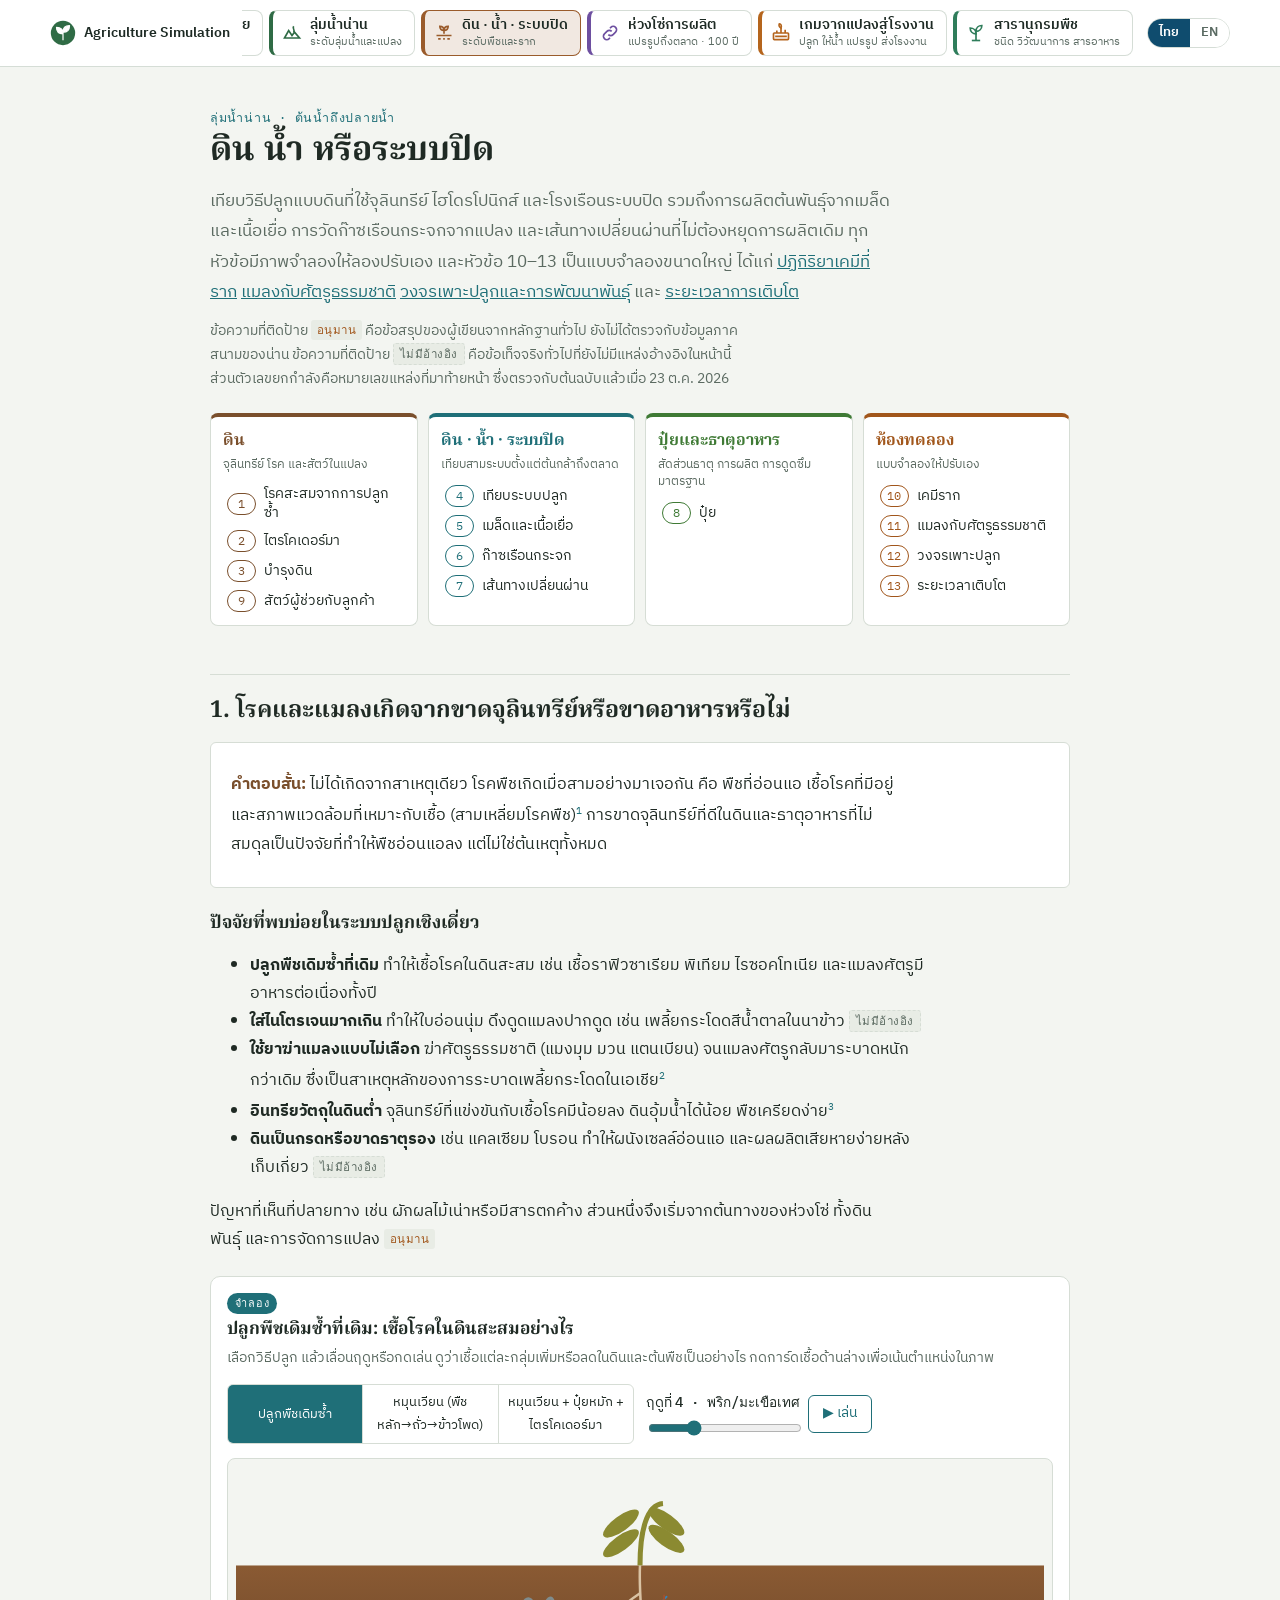
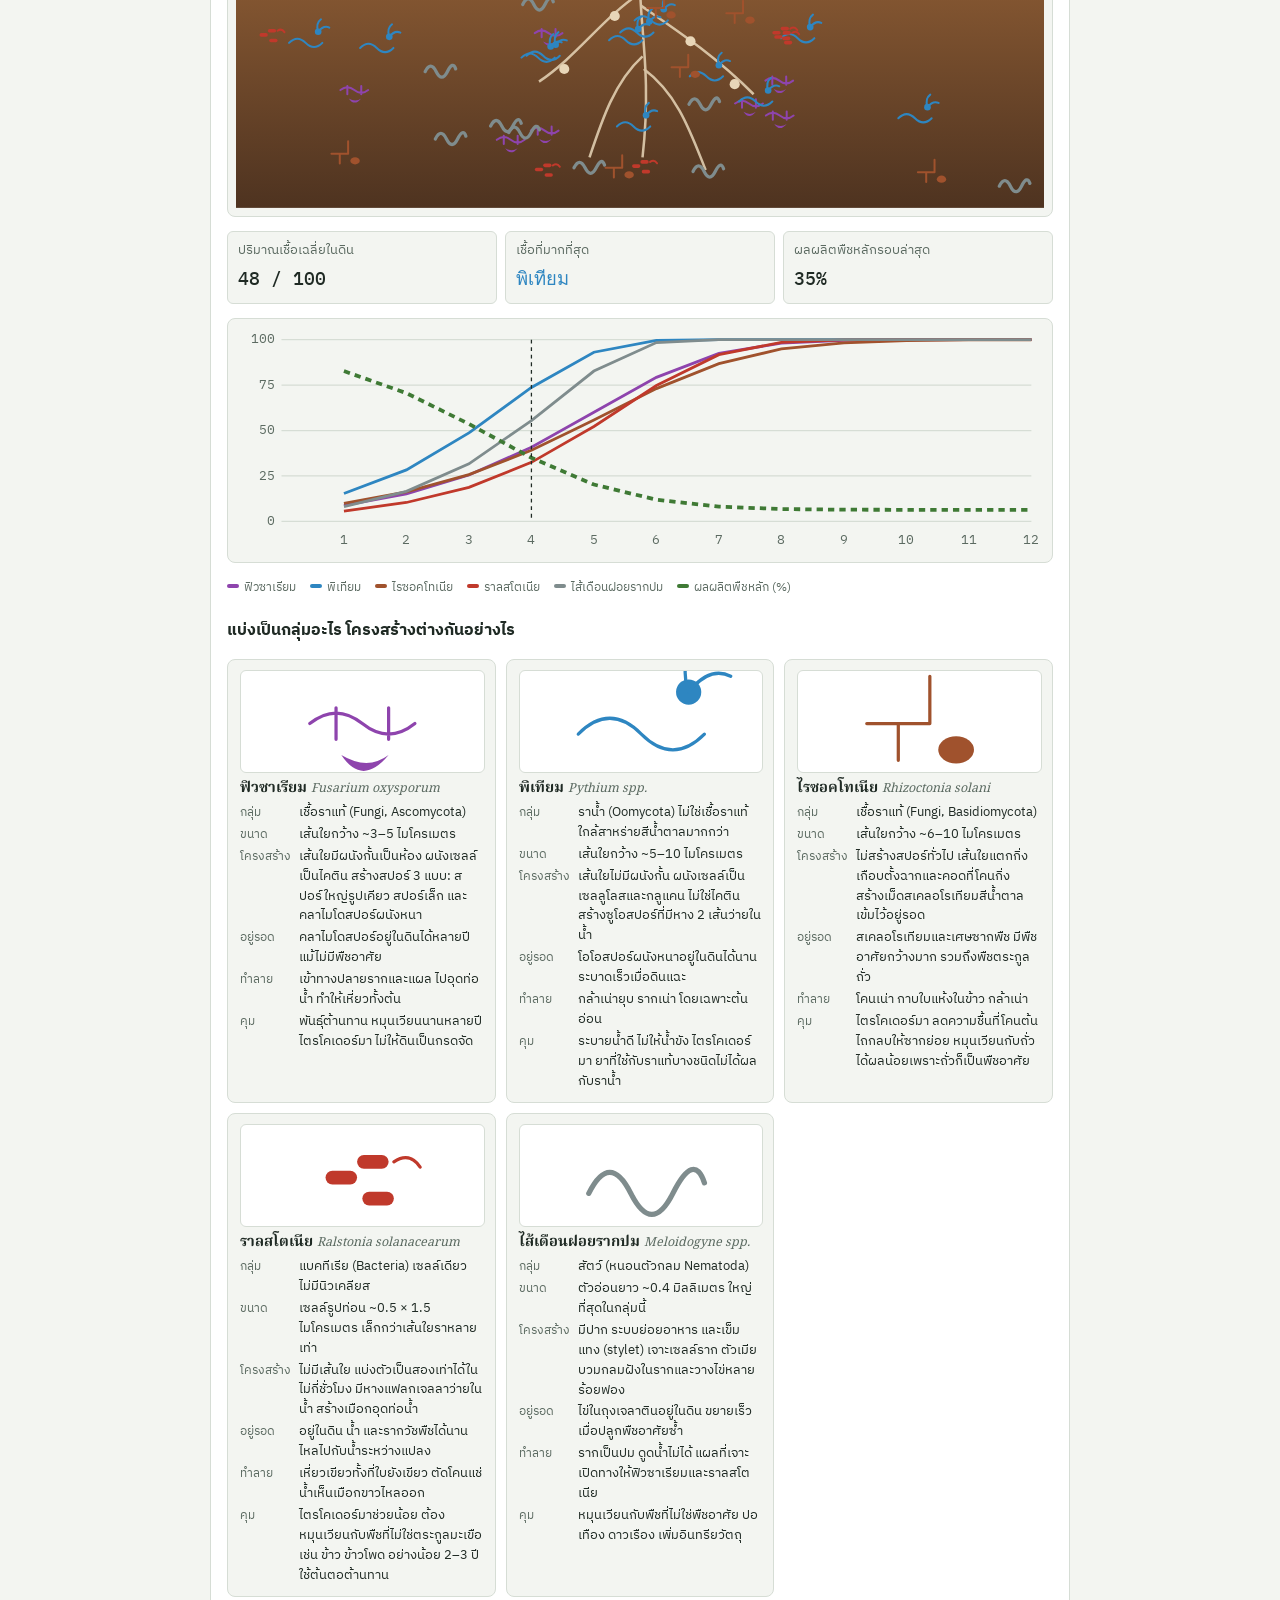
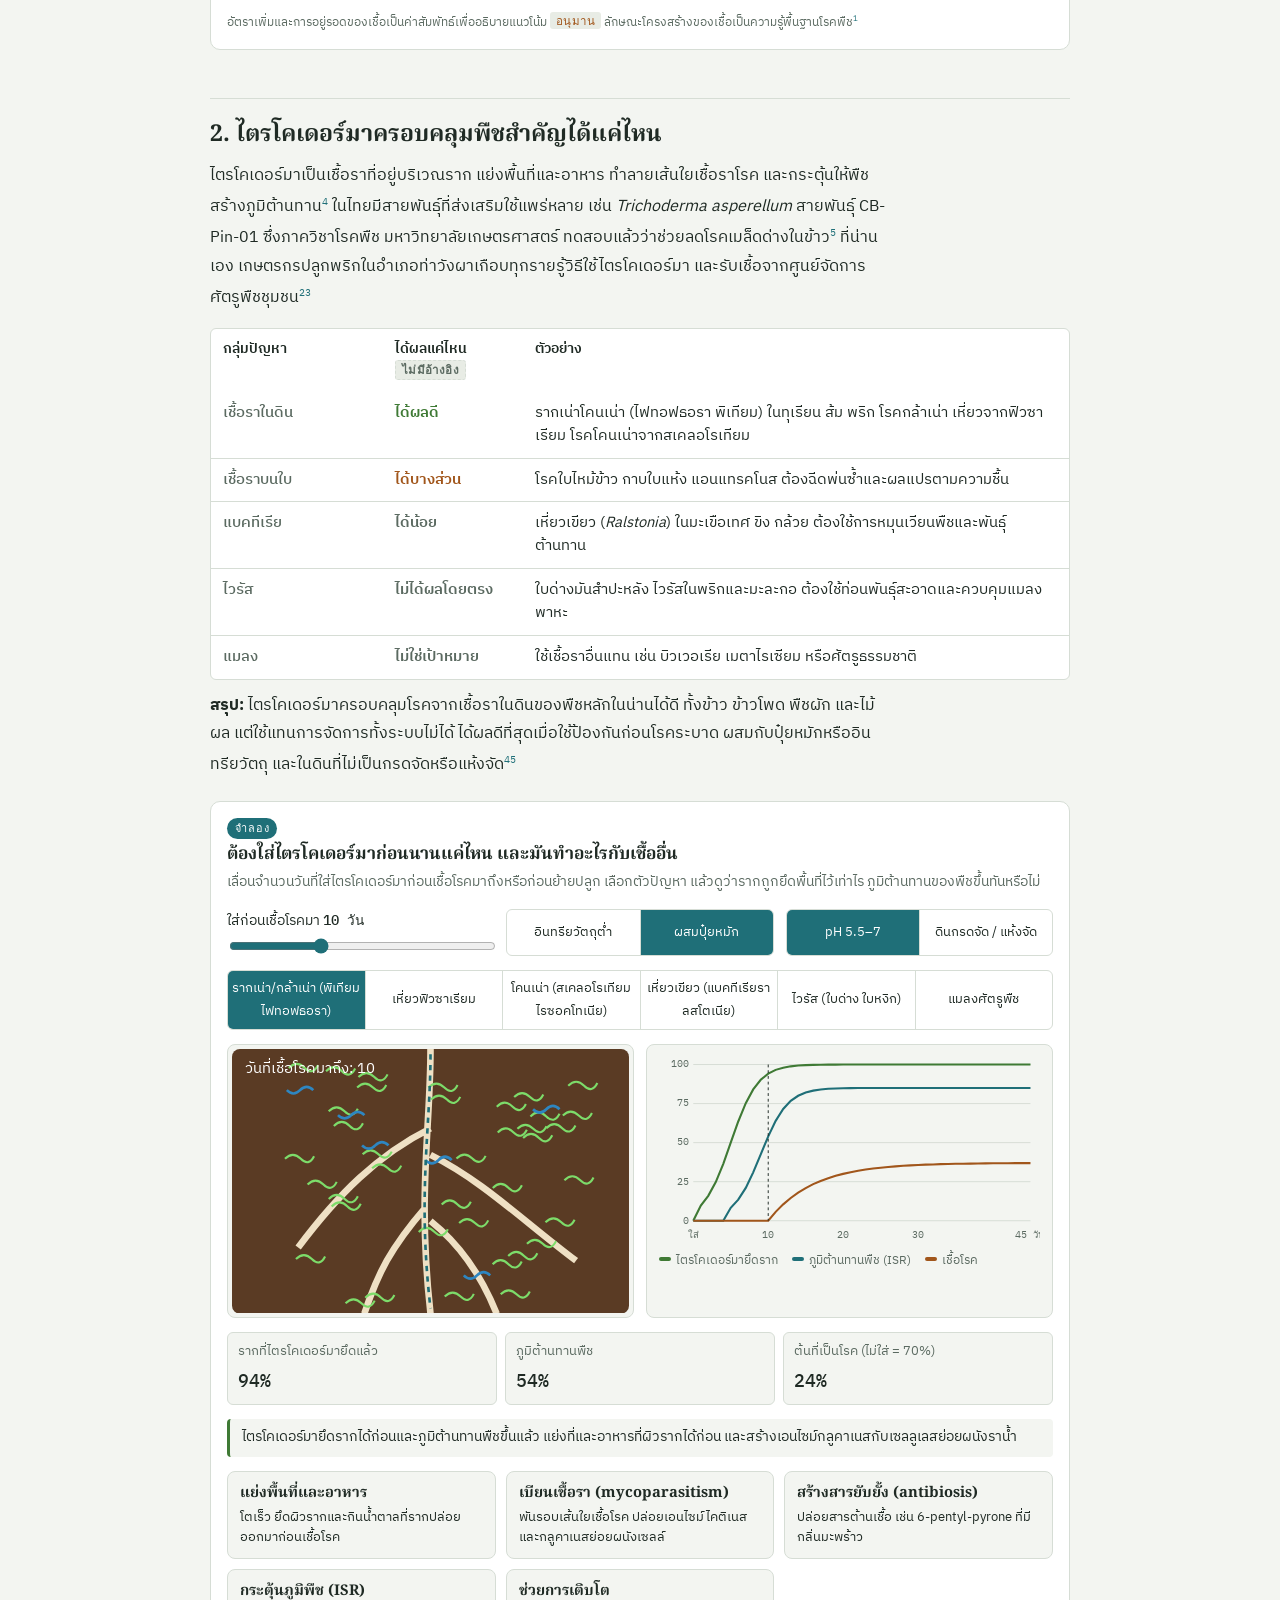
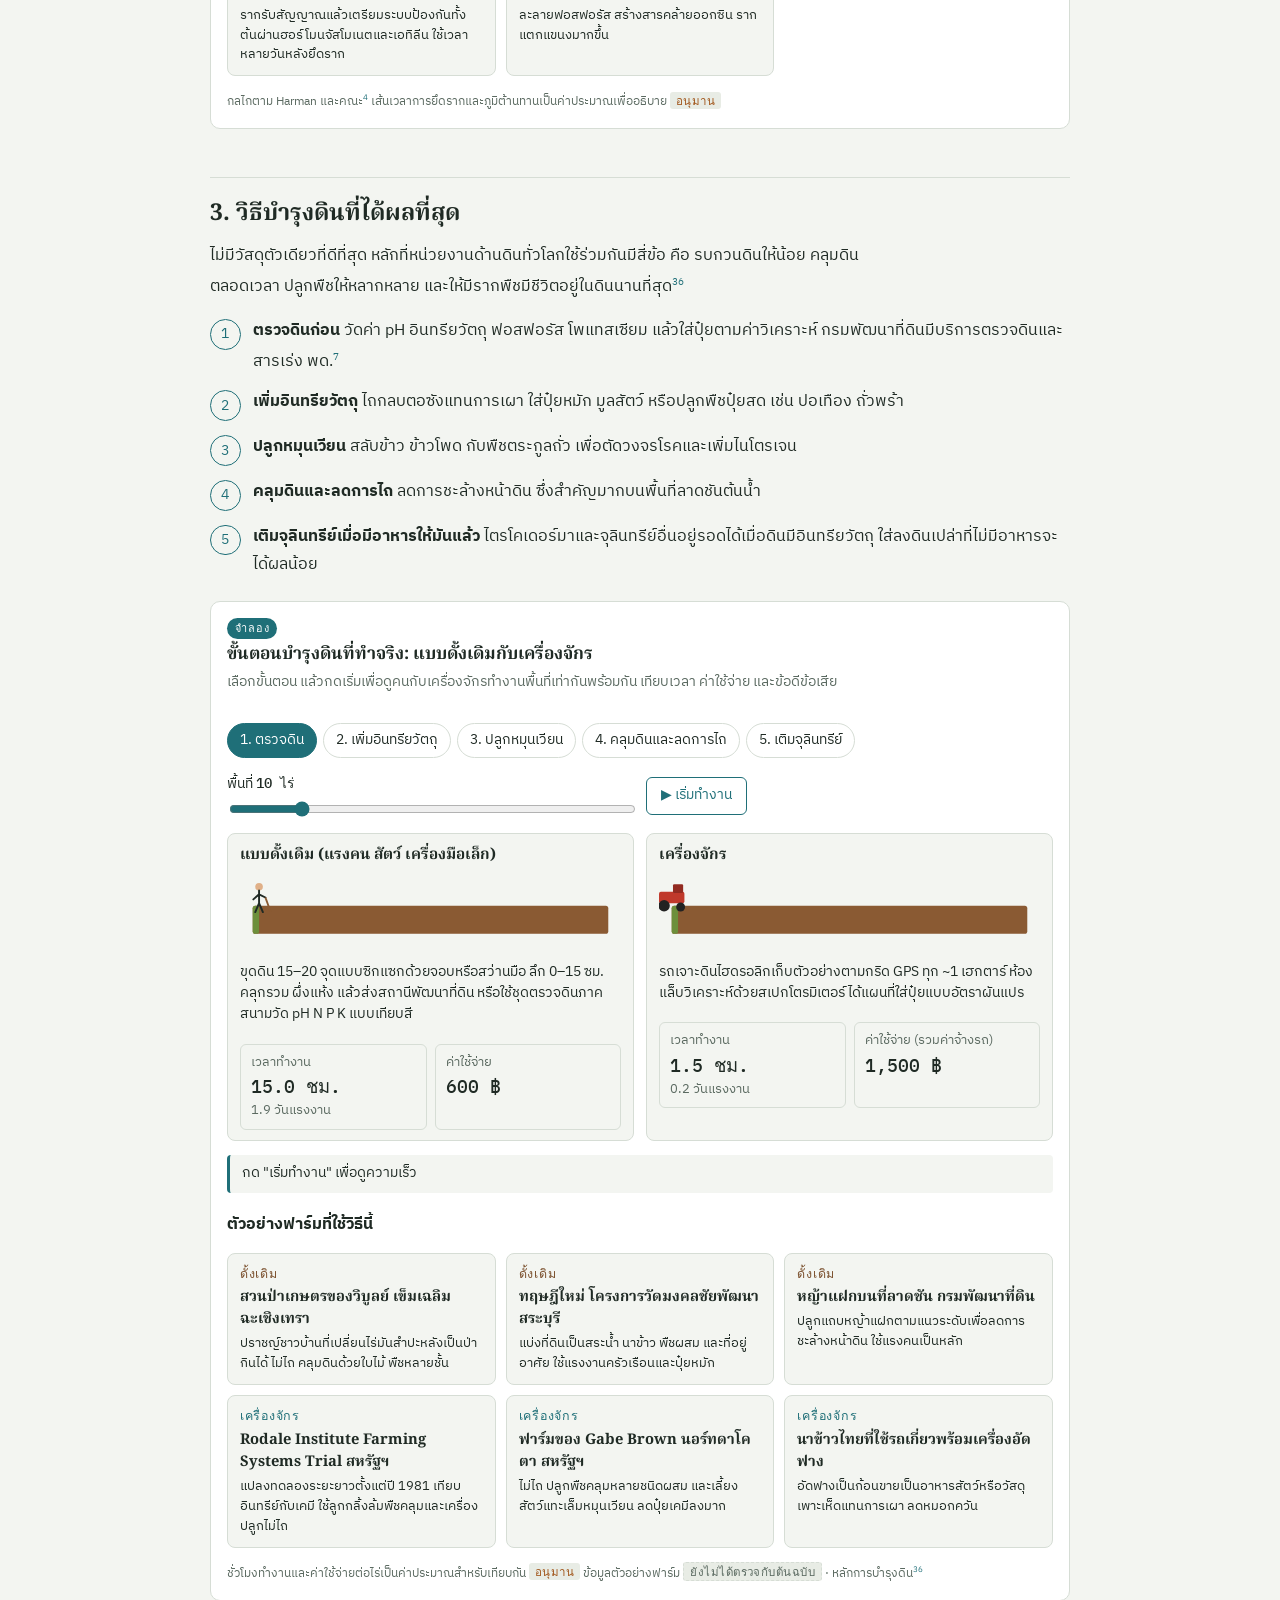
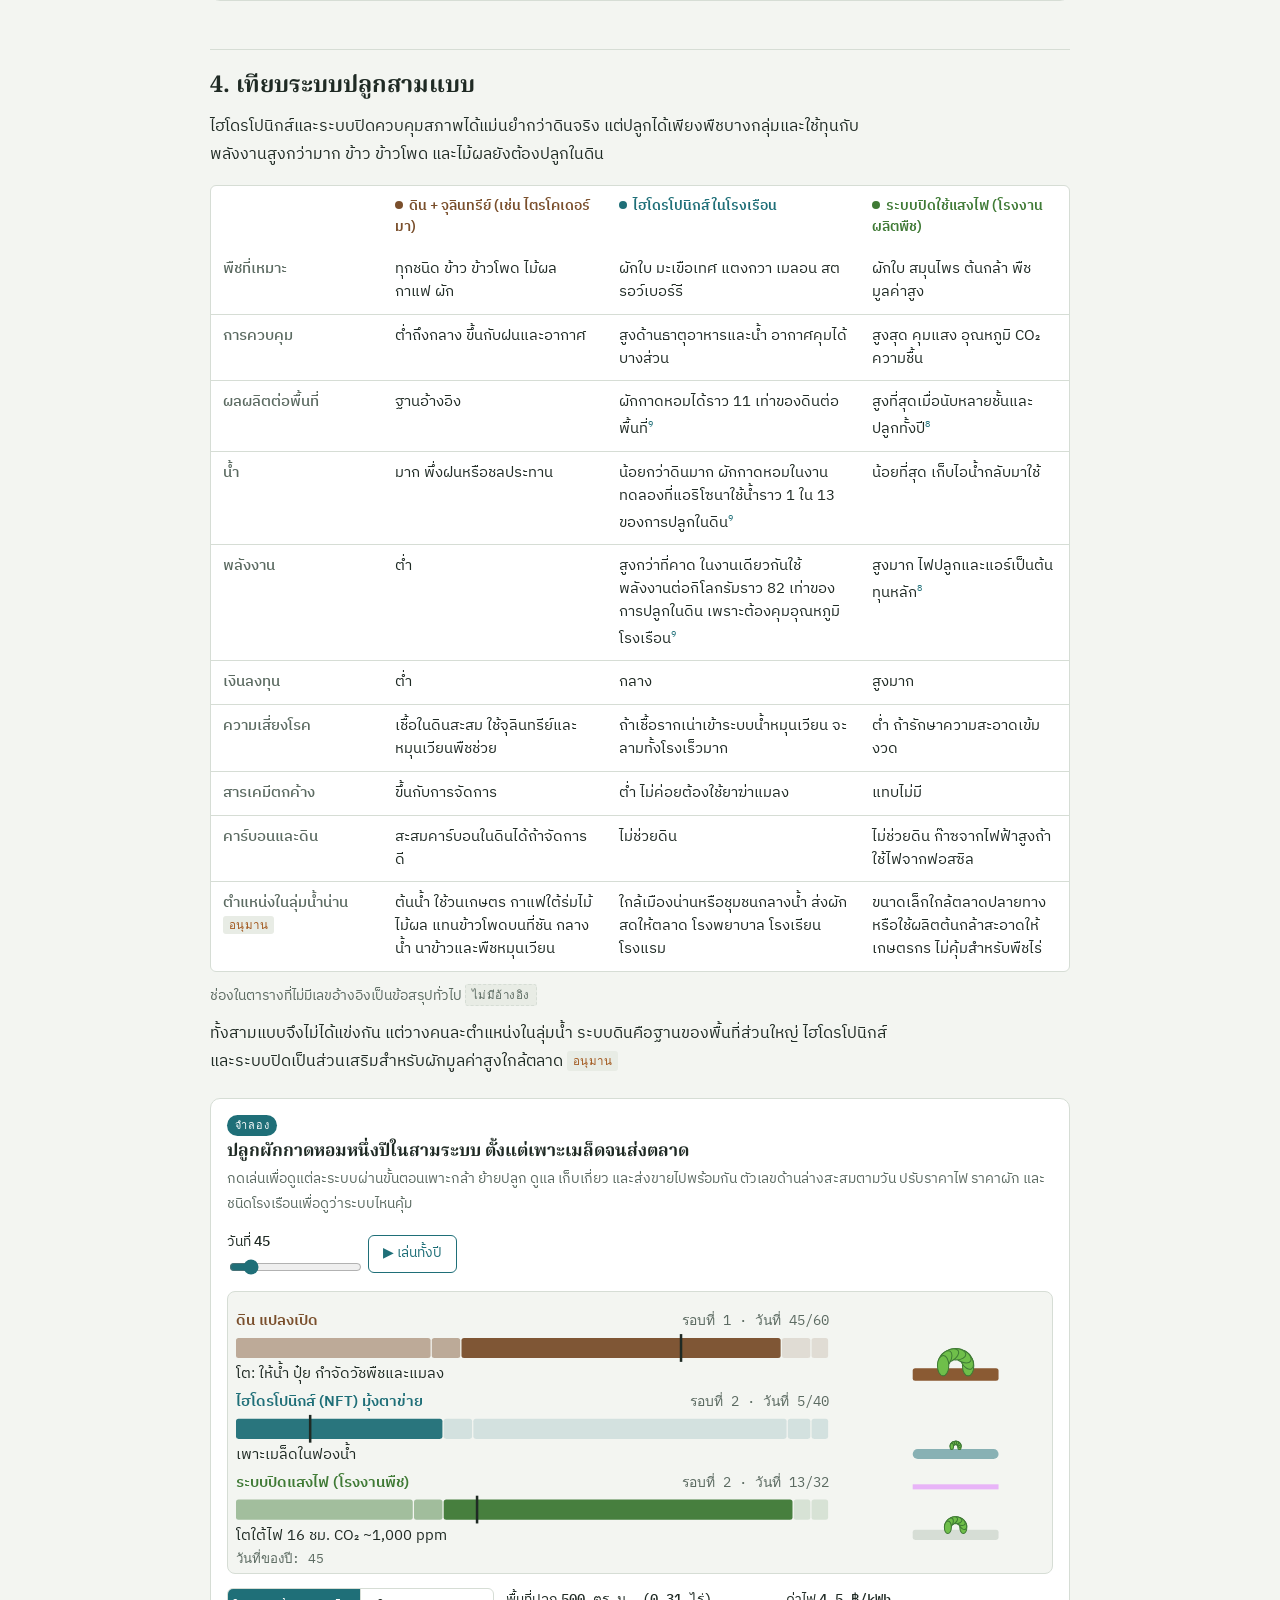
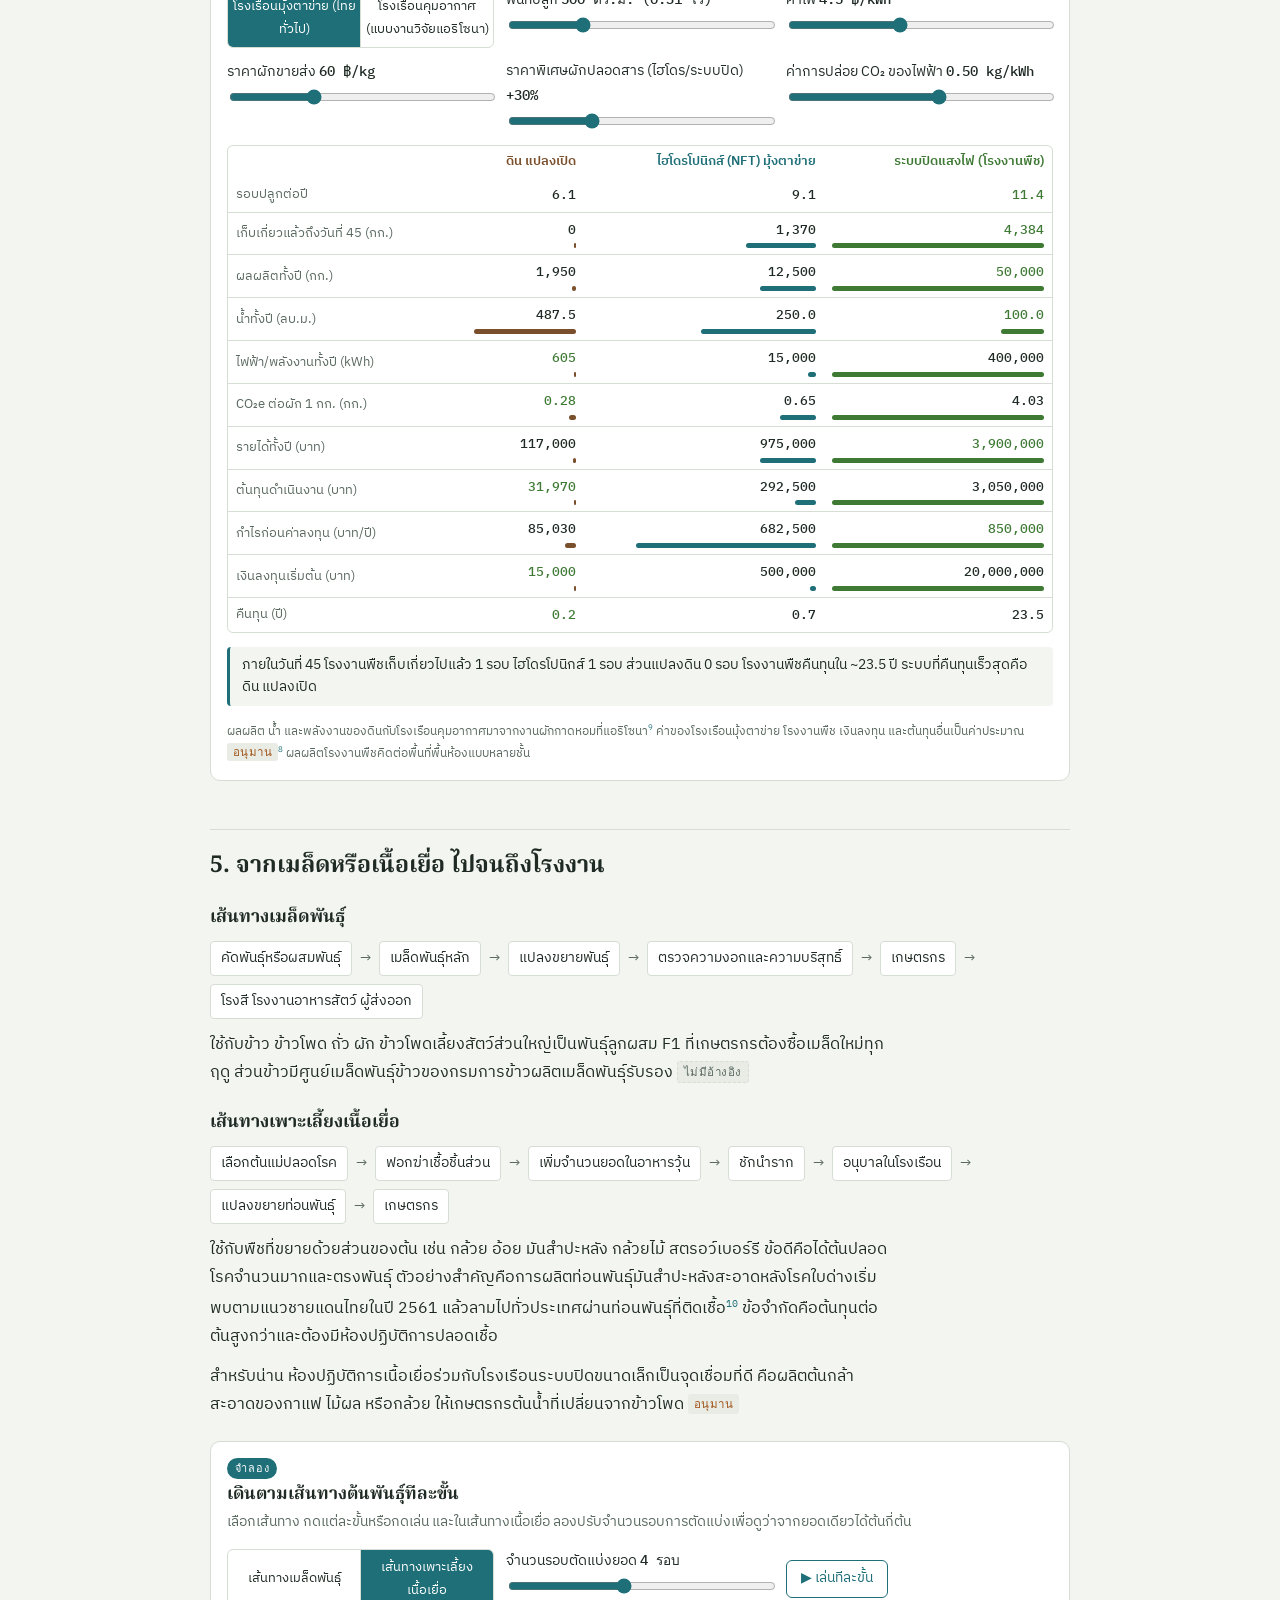
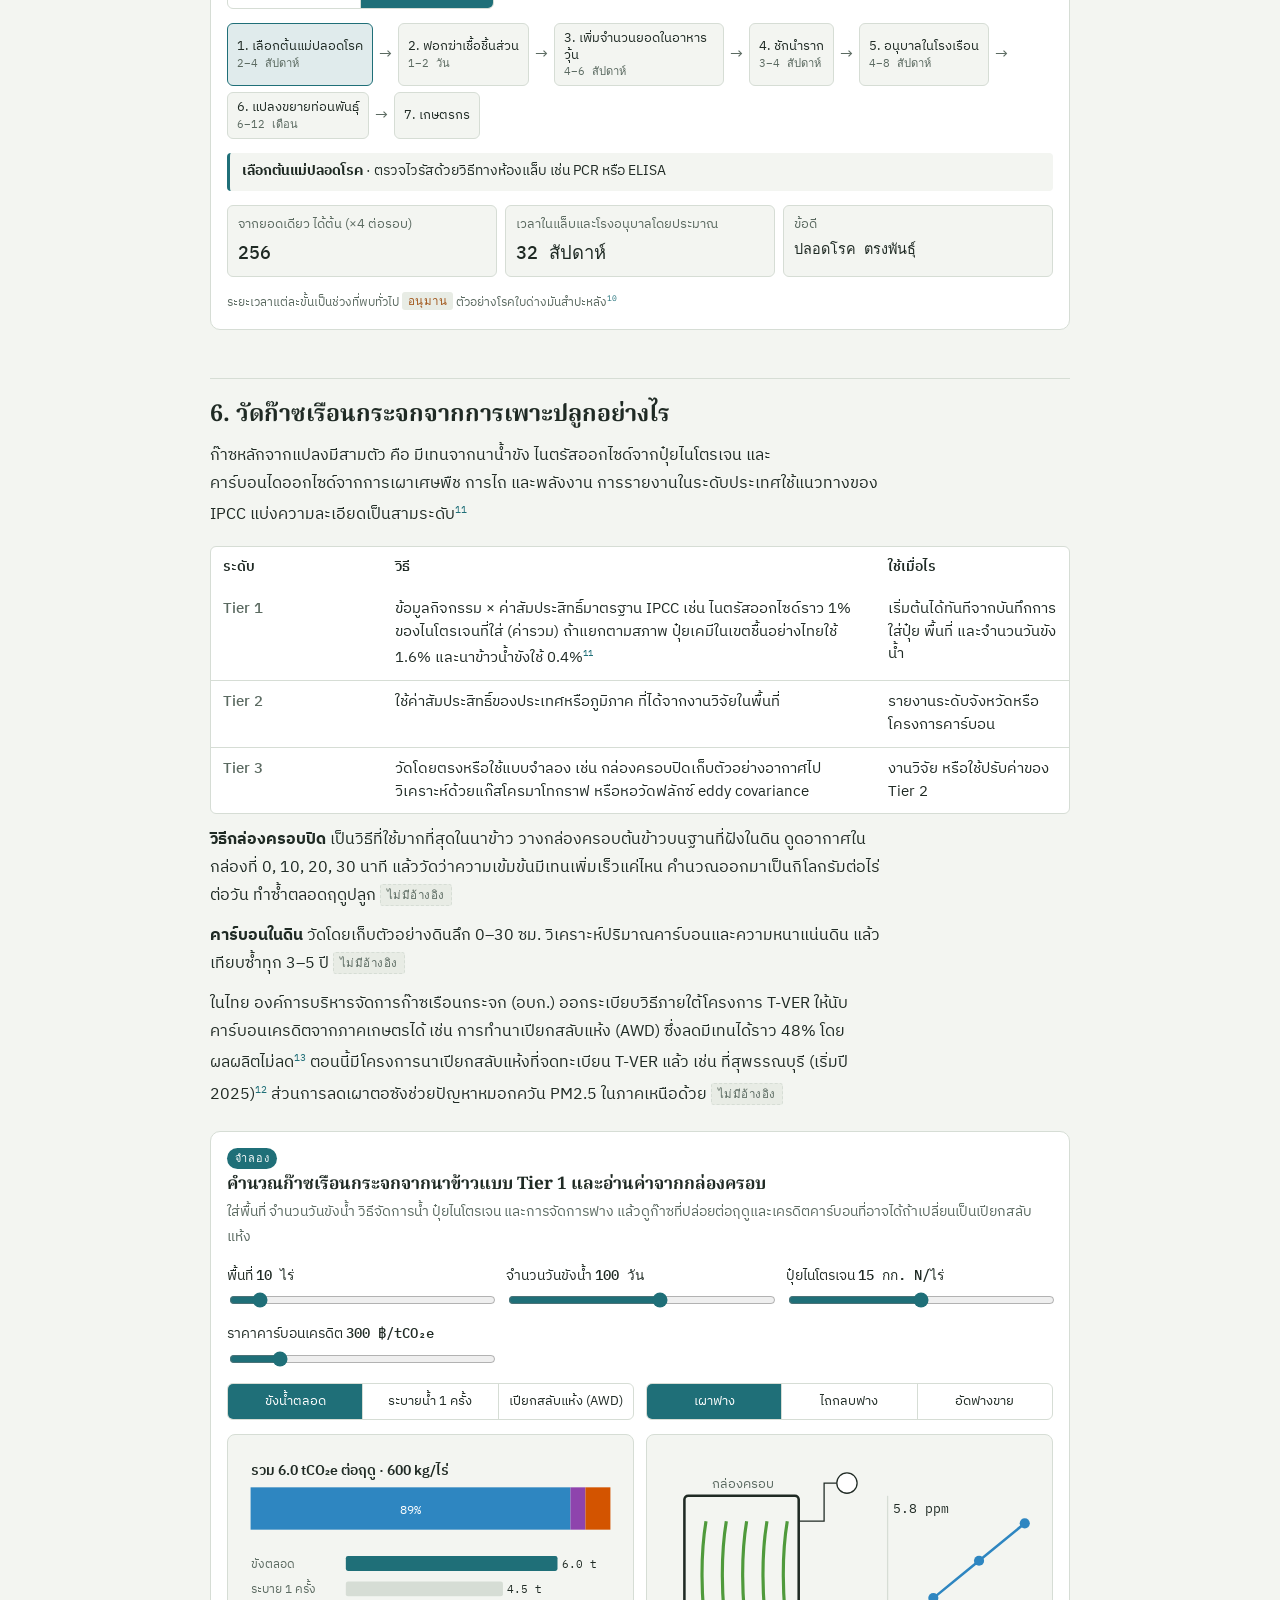
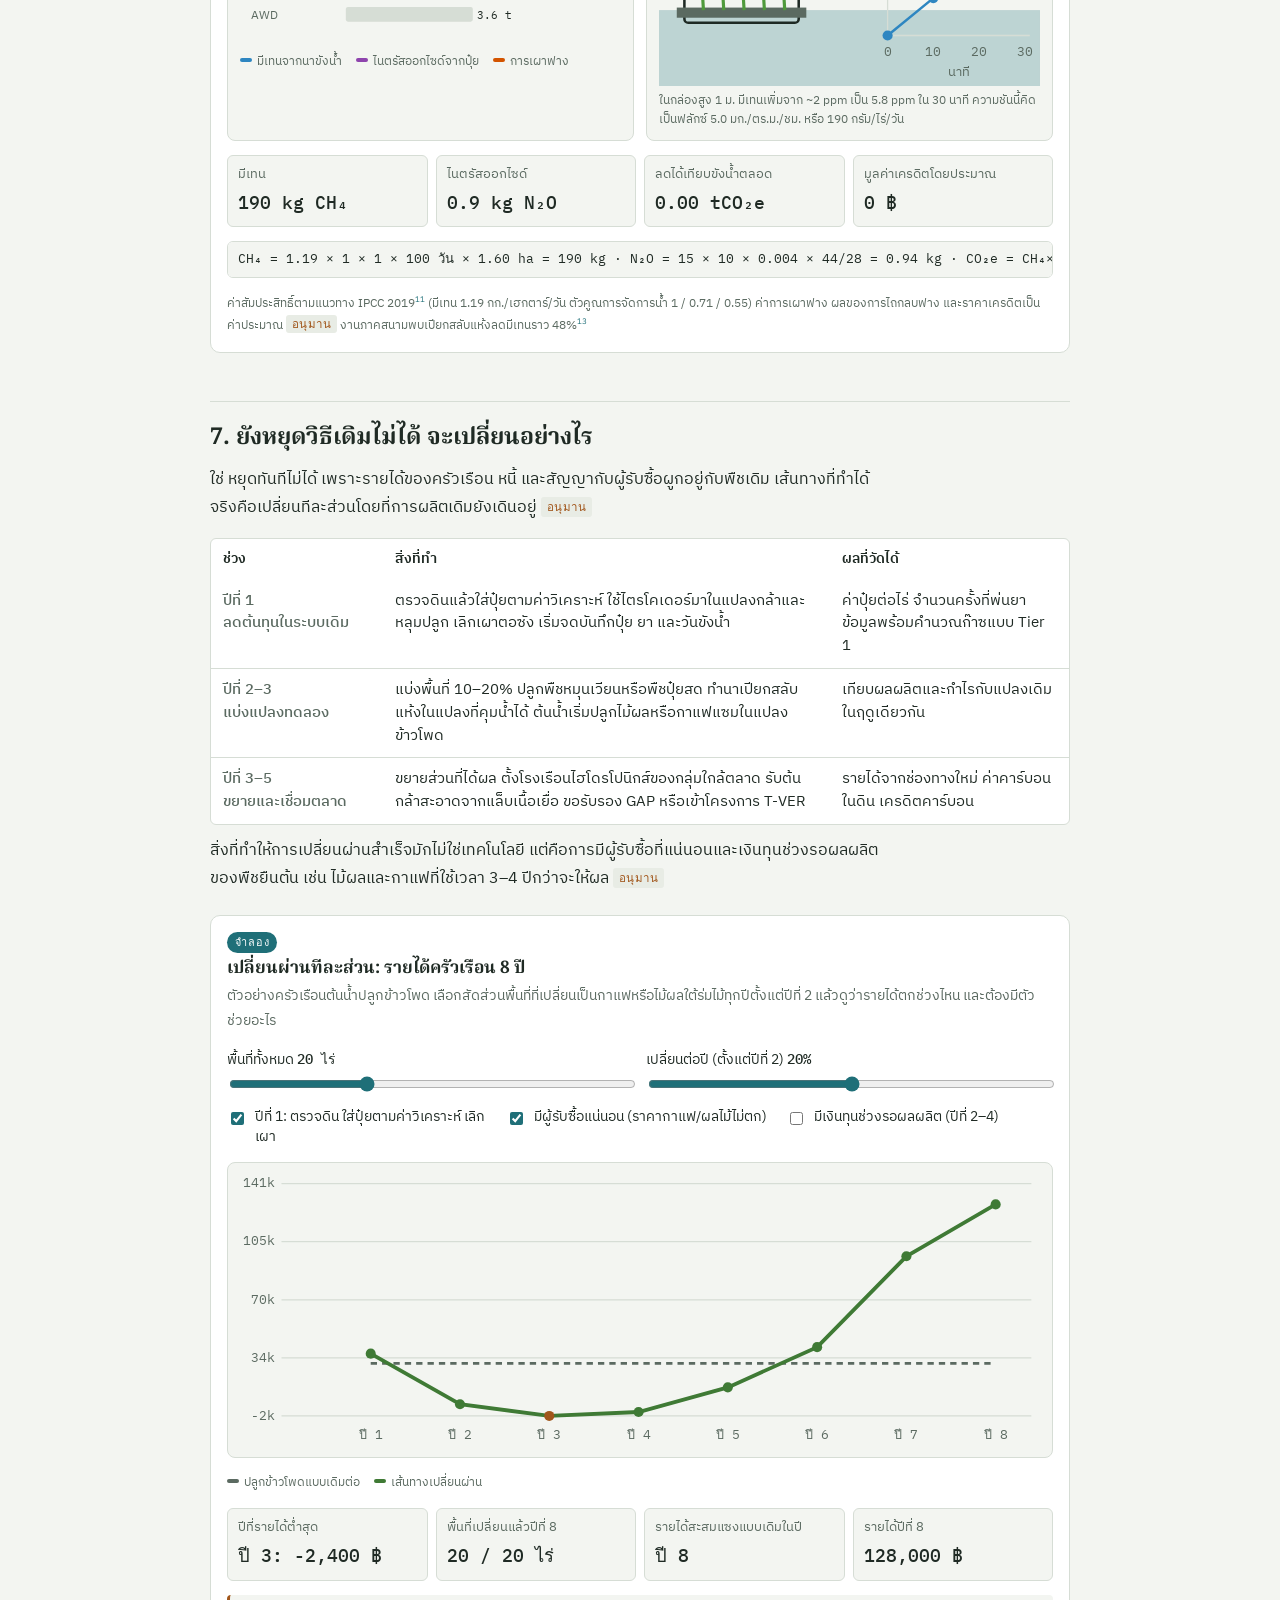
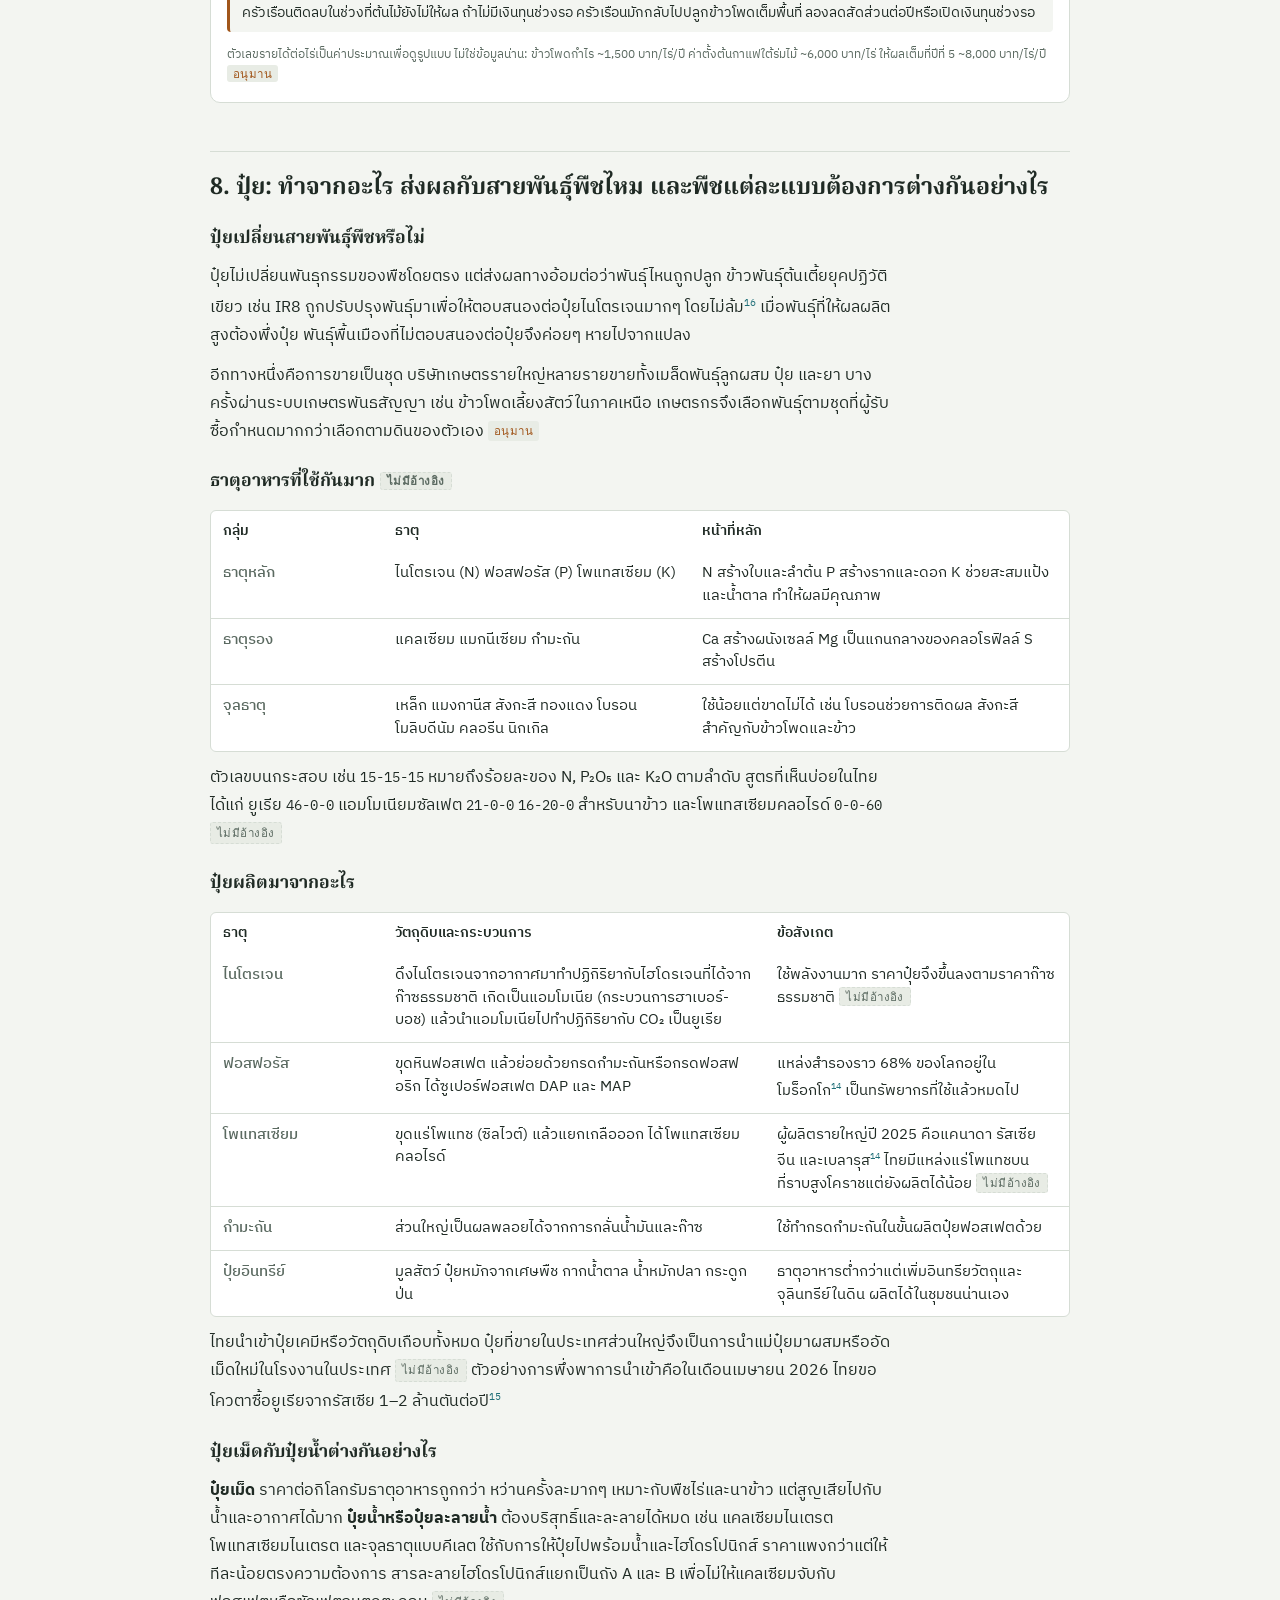
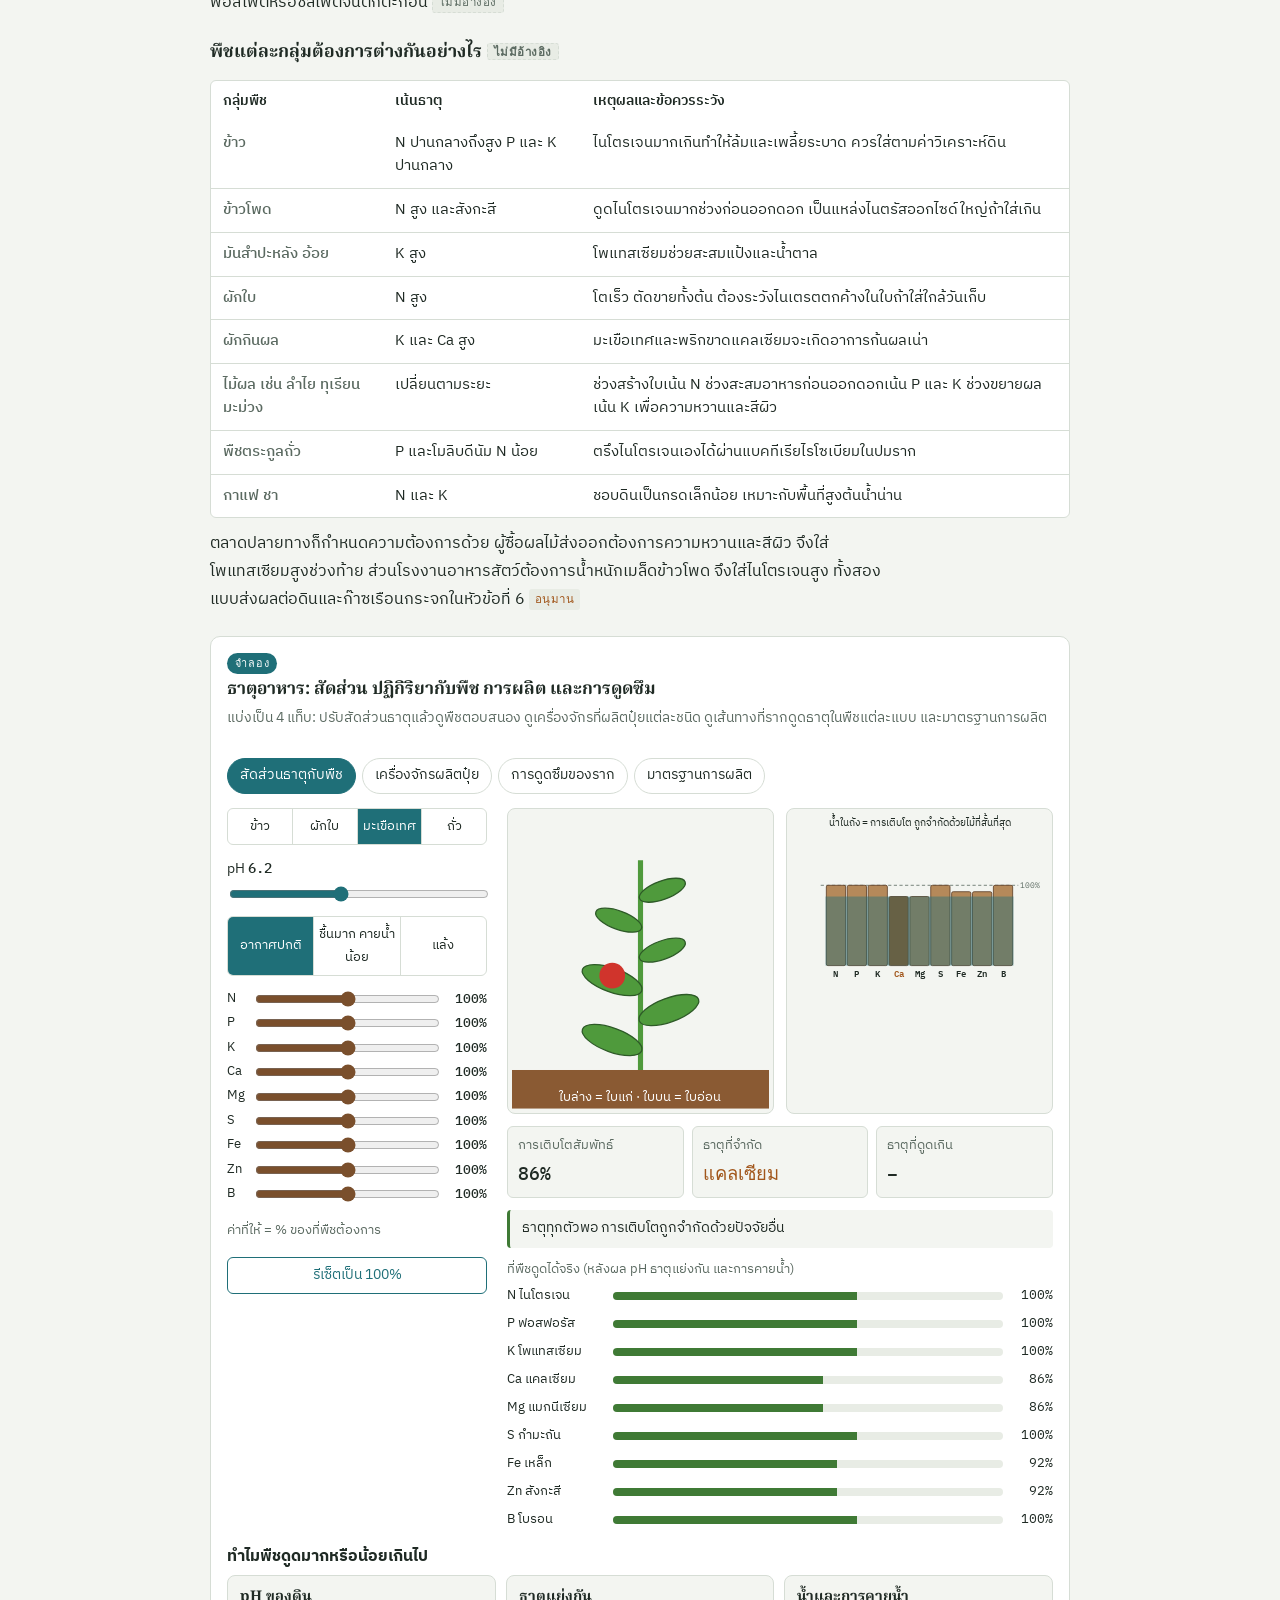
<file: soil.html>
<!doctype html>
<html lang="th">
<head>
<meta charset="utf-8">
<meta name="viewport" content="width=device-width,initial-scale=1">
<title>ดิน น้ำ หรือระบบปิด · Agriculture Simulation</title>
<meta name="title-en" content="Soil, water or a closed system · Agriculture Simulation">
<link rel="preconnect" href="https://fonts.googleapis.com">
<link rel="stylesheet" href="https://fonts.googleapis.com/css2?family=Noto+Serif+Thai:wght@500;700&family=IBM+Plex+Sans+Thai:wght@400;500;600&family=IBM+Plex+Mono:wght@400;500&display=swap">
<style>
/* Layout: one reading column with wide comparison tables that scroll on their own; soil (brown), water (teal), leaf (green) as the three system colors */
:root{
  --bg:#f3f5f1; --surface:#ffffff; --fg:#1f2a24; --muted:#5b6a61; --line:#d6ddd5;
  --soil:#7a4f2c; --water:#1f6f78; --leaf:#3f7a35; --warn:#a1561b; --tag:#e8ece5;
  --display:"Noto Serif Thai", Georgia, serif;
  --body:"IBM Plex Sans Thai", "Leelawadee UI", Tahoma, sans-serif;
  --mono:"IBM Plex Mono", ui-monospace, Menlo, monospace;
}
@media (prefers-color-scheme: dark){:root:not([data-theme="light"]){
  --bg:#141a17; --surface:#1c2420; --fg:#e4ebe5; --muted:#9caba2; --line:#2f3a34;
  --soil:#d39a6a; --water:#5fb7bf; --leaf:#88c47a; --warn:#e3a066; --tag:#26302b; color-scheme:dark}}
:root[data-theme="dark"]{
  --bg:#141a17; --surface:#1c2420; --fg:#e4ebe5; --muted:#9caba2; --line:#2f3a34;
  --soil:#d39a6a; --water:#5fb7bf; --leaf:#88c47a; --warn:#e3a066; --tag:#26302b; color-scheme:dark}
body{background:var(--bg);color:var(--fg);font-family:var(--body);font-size:16px;line-height:1.75}
.wrap{max-width:860px;margin:0 auto;padding-block:40px 64px;padding-left:max(16px,env(safe-area-inset-left,0px));padding-right:max(16px,env(safe-area-inset-right,0px))}
h1,h2,h3{font-family:var(--display);text-wrap:balance;line-height:1.35;margin:0}
h1{font-size:2.1rem}
h2{font-size:1.45rem;margin-top:48px;padding-top:20px;border-top:1px solid var(--line)}
h3{font-size:1.1rem;margin-top:24px}
p,li{max-width:68ch}
p{margin:12px 0}
.lede{font-size:1.08rem;color:var(--muted)}
.eyebrow{font-family:var(--mono);font-size:.78rem;letter-spacing:.06em;text-transform:uppercase;color:var(--water)}
.answer{background:var(--surface);border:1px solid var(--line);border-radius:6px;padding:16px 20px;margin-top:16px}
.answer strong{color:var(--soil)}
.noref{display:inline-block;font-family:var(--mono);font-size:.72rem;letter-spacing:.04em;background:var(--tag);color:var(--muted);padding:0 6px;border-radius:3px;vertical-align:1px;border:1px dashed var(--line)}
.chk{font-family:var(--mono);font-size:.78rem;color:var(--leaf);margin-right:4px}
.chk.warn{color:var(--warn)}
.inf{display:inline-block;font-family:var(--mono);font-size:.72rem;letter-spacing:.04em;background:var(--tag);color:var(--warn);padding:0 6px;border-radius:3px;vertical-align:1px}
sup a{color:var(--water);text-decoration:none;font-family:var(--mono);font-size:.75em}
.tbl{overflow-x:auto;margin-top:16px;border:1px solid var(--line);border-radius:6px;background:var(--surface)}
table{border-collapse:collapse;width:100%;min-width:640px;font-size:.92rem;line-height:1.55}
th,td{padding:10px 12px;text-align:left;vertical-align:top;border-bottom:1px solid var(--line)}
thead th{font-family:var(--body);font-weight:600;font-size:.85rem}
tbody th{font-weight:500;color:var(--muted);width:20%}
tr:last-child td,tr:last-child th{border-bottom:0}
.c-soil{color:var(--soil)} .c-water{color:var(--water)} .c-leaf{color:var(--leaf)}
.dot{display:inline-block;width:8px;height:8px;border-radius:50%;margin-right:6px;vertical-align:1px}
.ok{color:var(--leaf);font-weight:600} .mid{color:var(--warn);font-weight:600} .no{color:var(--muted);font-weight:600}
ol.steps{padding-left:0;list-style:none;counter-reset:s;display:grid;gap:12px;margin-top:16px}
ol.steps li{counter-increment:s;display:grid;grid-template-columns:2.2rem 1fr;gap:8px;max-width:none}
ol.steps li::before{content:counter(s);font-family:var(--mono);font-size:.85rem;color:var(--water);border:1px solid var(--water);border-radius:50%;width:1.8rem;height:1.8rem;display:grid;place-items:center;margin-top:2px}
.flow{display:flex;flex-wrap:wrap;gap:8px;align-items:center;margin-top:12px;font-size:.88rem}
.flow span{background:var(--surface);border:1px solid var(--line);border-radius:4px;padding:4px 10px}
.flow b{color:var(--muted);font-weight:400}
.refs{font-size:.86rem;color:var(--muted)}
.refs li{margin:6px 0;max-width:none}
.refs a{color:var(--water);word-break:break-word}
code,.num{font-family:var(--mono);font-size:.88em}
a:focus-visible{outline:2px solid var(--water);outline-offset:2px}
</style>

<link rel="stylesheet" href="assets/soil-lab.css">
<style>
body{margin:0}
</style>
<link rel="stylesheet" href="assets/nav.css">
<link rel="stylesheet" href="assets/topics.css">
<script src="assets/i18n.js"></script>
</head>
<body>
<header class="sitebar"><div class="sitebar-in">
  <a class="brand" href="index.html"><svg viewBox="0 0 32 32" aria-hidden="true"><circle cx="16" cy="16" r="15" fill="#2f6b45"/><path d="M16 25V13M16 17c-5 0-8-3-8-8 5 0 8 3 8 8zm0-2c0-5 3-8 8-8 0 5-3 8-8 8z" fill="#fff" stroke="#fff" stroke-width="1.5" stroke-linejoin="round"/></svg><span>Agriculture Simulation</span></a>
  <nav class="mainnav" aria-label="เมนูหลัก" data-en-aria-label="Main menu">
    <a class="nv nv-home" href="index.html"><svg viewBox="0 0 24 24" fill="none" stroke="currentColor" stroke-width="2" aria-hidden="true"><path d="M3 11l9-7 9 7v9a1 1 0 0 1-1 1h-5v-6H9v6H4a1 1 0 0 1-1-1z"/></svg><span><b><span class="th">หน้าแรก</span><span class="en">Home</span></b><small><span class="th">ทุกหน้า</span><span class="en">All pages</span></small></span></a>
    <a class="nv nv-map" href="thailand.html"><svg viewBox="0 0 24 24" fill="none" stroke="currentColor" stroke-width="2" aria-hidden="true"><path d="M9 4L3 6v14l6-2 6 2 6-2V4l-6 2-6-2zM9 4v14M15 6v14"/></svg><span><b><span class="th">แผนที่ภูมิภาคไทย</span><span class="en">Thailand regions</span></b><small><span class="th">ระดับประเทศ</span><span class="en">National scale</span></small></span></a>
    <a class="nv nv-basin" href="nan-basin.html"><svg viewBox="0 0 24 24" fill="none" stroke="currentColor" stroke-width="2" aria-hidden="true"><path d="M3 18l5-9 4 6 3-4 6 7z"/><path d="M14 4c-2 3 2 4 0 7" /></svg><span><b><span class="th">ลุ่มน้ำน่าน</span><span class="en">Nan River basin</span></b><small><span class="th">ระดับลุ่มน้ำและแปลง</span><span class="en">Basin and plot scale</span></small></span></a>
    <a class="nv nv-soil" href="soil.html" aria-current="page"><svg viewBox="0 0 24 24" fill="none" stroke="currentColor" stroke-width="2" aria-hidden="true"><path d="M12 13V5M12 9c-3 0-5-2-5-5 3 0 5 2 5 5zm0 0c0-3 2-5 5-5 0 3-2 5-5 5z"/><path d="M3 15h18M5 19h3M11 19h2M16 19h3"/></svg><span><b><span class="th">ดิน · น้ำ · ระบบปิด</span><span class="en">Soil · Water · Closed</span></b><small><span class="th">ระดับพืชและราก</span><span class="en">Plant and root scale</span></small></span></a>
    <a class="nv nv-chain" href="value-chain.html"><svg viewBox="0 0 24 24" fill="none" stroke="currentColor" stroke-width="2" aria-hidden="true"><path d="M10 14a4 4 0 0 0 5.7 0l3-3a4 4 0 0 0-5.7-5.7l-1 1"/><path d="M14 10a4 4 0 0 0-5.7 0l-3 3a4 4 0 0 0 5.7 5.7l1-1"/></svg><span><b><span class="th">ห่วงโซ่การผลิต</span><span class="en">Value chain</span></b><small><span class="th">แปรรูปถึงตลาด · 100 ปี</span><span class="en">Processing to market · 100 years</span></small></span></a>
    <a class="nv nv-game" href="game.html"><svg viewBox="0 0 24 24" fill="none" stroke="currentColor" stroke-width="2" aria-hidden="true"><rect x="3" y="12" width="18" height="8" rx="1"/><path d="M7 12V9M12 12V6M17 12V8M5 16h14"/><path d="M12 6c-2-1-3-3-2-5 2 0 3 2 2 5z"/></svg><span><b><span class="th">เกมจากแปลงสู่โรงงาน</span><span class="en">Plot to Plant game</span></b><small><span class="th">ปลูก ให้น้ำ แปรรูป ส่งโรงงาน</span><span class="en">Grow, water, process, supply</span></small></span></a>
    <a class="nv nv-plants" href="plants.html"><svg viewBox="0 0 24 24" fill="none" stroke="currentColor" stroke-width="2" aria-hidden="true"><path d="M12 21V9"/><path d="M12 13c-4 0-7-3-7-7 4 0 7 3 7 7zM12 10c0-4 3-7 7-7 0 4-3 7-7 7z"/><path d="M7 21h10"/></svg><span><b><span class="th">สารานุกรมพืช</span><span class="en">Plant atlas</span></b><small><span class="th">ชนิด วิวัฒนาการ สารอาหาร</span><span class="en">Species, evolution, nutrition</span></small></span></a>
  </nav>
  <div class="langsw" role="group" aria-label="ภาษา" data-en-aria-label="Language"><button type="button" data-lang-btn="th" aria-pressed="true">ไทย</button><button type="button" data-lang-btn="en" aria-pressed="false">EN</button></div>
</div></header>
<div class="wrap">
  <div class="eyebrow"><span class="th">ลุ่มน้ำน่าน · ต้นน้ำถึงปลายน้ำ</span><span class="en">Nan River basin · upstream to downstream</span></div>
  <h1><span class="th">ดิน น้ำ หรือระบบปิด</span><span class="en">Soil, water or a closed system</span></h1>
  <p class="lede th">เทียบวิธีปลูกแบบดินที่ใช้จุลินทรีย์ ไฮโดรโปนิกส์ และโรงเรือนระบบปิด รวมถึงการผลิตต้นพันธุ์จากเมล็ดและเนื้อเยื่อ การวัดก๊าซเรือนกระจกจากแปลง และเส้นทางเปลี่ยนผ่านที่ไม่ต้องหยุดการผลิตเดิม ทุกหัวข้อมีภาพจำลองให้ลองปรับเอง และหัวข้อ 10–13 เป็นแบบจำลองขนาดใหญ่ ได้แก่ <a href="#lab" style="color:var(--water)">ปฏิกิริยาเคมีที่ราก</a> <a href="#pest" style="color:var(--water)">แมลงกับศัตรูธรรมชาติ</a> <a href="#cycle" style="color:var(--water)">วงจรเพาะปลูกและการพัฒนาพันธุ์</a> และ <a href="#time" style="color:var(--water)">ระยะเวลาการเติบโต</a></p>
  <p class="lede en">Comparing soil growing with microbes, hydroponics and closed greenhouses, along with producing planting material from seed and tissue culture, measuring greenhouse gases from fields, and a transition path that does not stop existing production. Every topic now has a simulation to try, and topics 10–13 are larger models: <a href="#lab" style="color:var(--water)">root chemistry</a>, <a href="#pest" style="color:var(--water)">pests and natural enemies</a>, <a href="#cycle" style="color:var(--water)">the cultivation cycle and breeding</a>, and <a href="#time" style="color:var(--water)">growth time</a>.</p>
  <p class="refs th">ข้อความที่ติดป้าย <span class="inf">อนุมาน</span> คือข้อสรุปของผู้เขียนจากหลักฐานทั่วไป ยังไม่ได้ตรวจกับข้อมูลภาคสนามของน่าน ข้อความที่ติดป้าย <span class="noref">ไม่มีอ้างอิง</span> คือข้อเท็จจริงทั่วไปที่ยังไม่มีแหล่งอ้างอิงในหน้านี้ ส่วนตัวเลขยกกำลังคือหมายเลขแหล่งที่มาท้ายหน้า ซึ่งตรวจกับต้นฉบับแล้วเมื่อ 23 ต.ค. 2026</p>
  <p class="refs en">Text tagged <span class="inf">inferred</span> is the author's conclusion from general evidence, not yet checked against field data from Nan. Text tagged <span class="noref">no reference</span> is general knowledge without a source on this page yet. Superscript numbers are sources at the end of the page, checked against the originals on 23 Oct 2026. Numbers inside the simulations are relative models for learning, not field measurements.</p>
  <nav class="toc" aria-label="หัวข้อในหน้านี้" data-en-aria-label="Topics on this page">
    <div class="toc-g g-soil"><b><span class="th">ดิน</span><span class="en">Soil</span></b><small><span class="th">จุลินทรีย์ โรค และสัตว์ในแปลง</span><span class="en">Microbes, disease and animals in the field</span></small><div><a href="#t1"><i>1</i><span class="th">โรคสะสมจากการปลูกซ้ำ</span><span class="en">Disease build-up from replanting</span></a><a href="#t2"><i>2</i><span class="th">ไตรโคเดอร์มา</span><span class="en">Trichoderma</span></a><a href="#t3"><i>3</i><span class="th">บำรุงดิน</span><span class="en">Building soil</span></a><a href="#t9"><i>9</i><span class="th">สัตว์ผู้ช่วยกับลูกค้า</span><span class="en">Helper and customer animals</span></a></div></div>
    <div class="toc-g g-water"><b><span class="th">ดิน · น้ำ · ระบบปิด</span><span class="en">Soil · Water · Closed</span></b><small><span class="th">เทียบสามระบบตั้งแต่ต้นกล้าถึงตลาด</span><span class="en">Three systems compared, seedling to market</span></small><div><a href="#t4"><i>4</i><span class="th">เทียบระบบปลูก</span><span class="en">Compare systems</span></a><a href="#t5"><i>5</i><span class="th">เมล็ดและเนื้อเยื่อ</span><span class="en">Seed and tissue culture</span></a><a href="#t6"><i>6</i><span class="th">ก๊าซเรือนกระจก</span><span class="en">Greenhouse gases</span></a><a href="#t7"><i>7</i><span class="th">เส้นทางเปลี่ยนผ่าน</span><span class="en">Transition path</span></a></div></div>
    <div class="toc-g g-fert"><b><span class="th">ปุ๋ยและธาตุอาหาร</span><span class="en">Fertilizer and nutrients</span></b><small><span class="th">สัดส่วนธาตุ การผลิต การดูดซึม มาตรฐาน</span><span class="en">Ratios, manufacture, uptake, standards</span></small><div><a href="#t8"><i>8</i><span class="th">ปุ๋ย</span><span class="en">Fertilizer</span></a></div></div>
    <div class="toc-g g-lab"><b><span class="th">ห้องทดลอง</span><span class="en">Labs</span></b><small><span class="th">แบบจำลองให้ปรับเอง</span><span class="en">Models to play with</span></small><div><a href="#lab"><i>10</i><span class="th">เคมีราก</span><span class="en">Root chemistry</span></a><a href="#pest"><i>11</i><span class="th">แมลงกับศัตรูธรรมชาติ</span><span class="en">Pests and natural enemies</span></a><a href="#cycle"><i>12</i><span class="th">วงจรเพาะปลูก</span><span class="en">Cultivation cycle</span></a><a href="#time"><i>13</i><span class="th">ระยะเวลาเติบโต</span><span class="en">Growth time</span></a></div></div>
  </nav>

  <section class="topic" id="t1">
  <h2><span class="th">1. โรคและแมลงเกิดจากขาดจุลินทรีย์หรือขาดอาหารหรือไม่</span><span class="en">1. Are pests and diseases caused by a lack of microbes or a lack of nutrients?</span></h2>
  <div class="th">
  <div class="answer">
    <p><strong>คำตอบสั้น:</strong> ไม่ได้เกิดจากสาเหตุเดียว โรคพืชเกิดเมื่อสามอย่างมาเจอกัน คือ พืชที่อ่อนแอ เชื้อโรคที่มีอยู่ และสภาพแวดล้อมที่เหมาะกับเชื้อ (สามเหลี่ยมโรคพืช)<sup><a href="#r1">1</a></sup> การขาดจุลินทรีย์ที่ดีในดินและธาตุอาหารที่ไม่สมดุลเป็นปัจจัยที่ทำให้พืชอ่อนแอลง แต่ไม่ใช่ต้นเหตุทั้งหมด</p>
  </div>
  <h3>ปัจจัยที่พบบ่อยในระบบปลูกเชิงเดี่ยว</h3>
  <ul>
    <li><b>ปลูกพืชเดิมซ้ำที่เดิม</b> ทำให้เชื้อโรคในดินสะสม เช่น เชื้อราฟิวซาเรียม พิเทียม ไรซอคโทเนีย และแมลงศัตรูมีอาหารต่อเนื่องทั้งปี</li>
    <li><b>ใส่ไนโตรเจนมากเกิน</b> ทำให้ใบอ่อนนุ่ม ดึงดูดแมลงปากดูด เช่น เพลี้ยกระโดดสีน้ำตาลในนาข้าว <span class="noref">ไม่มีอ้างอิง</span></li>
    <li><b>ใช้ยาฆ่าแมลงแบบไม่เลือก</b> ฆ่าศัตรูธรรมชาติ (แมงมุม มวน แตนเบียน) จนแมลงศัตรูกลับมาระบาดหนักกว่าเดิม ซึ่งเป็นสาเหตุหลักของการระบาดเพลี้ยกระโดดในเอเชีย<sup><a href="#r2">2</a></sup></li>
    <li><b>อินทรียวัตถุในดินต่ำ</b> จุลินทรีย์ที่แข่งขันกับเชื้อโรคมีน้อยลง ดินอุ้มน้ำได้น้อย พืชเครียดง่าย<sup><a href="#r3">3</a></sup></li>
    <li><b>ดินเป็นกรดหรือขาดธาตุรอง</b> เช่น แคลเซียม โบรอน ทำให้ผนังเซลล์อ่อนแอ และผลผลิตเสียหายง่ายหลังเก็บเกี่ยว <span class="noref">ไม่มีอ้างอิง</span></li>
  </ul>
  <p>ปัญหาที่เห็นที่ปลายทาง เช่น ผักผลไม้เน่าหรือมีสารตกค้าง ส่วนหนึ่งจึงเริ่มจากต้นทางของห่วงโซ่ ทั้งดิน พันธุ์ และการจัดการแปลง <span class="inf">อนุมาน</span></p>
  </div>
  <div class="en">
  <div class="answer">
    <p><strong>Short answer:</strong> there is no single cause. Plant disease happens when three things meet: a susceptible plant, a pathogen that is present, and an environment that favors the pathogen (the disease triangle)<sup><a href="#r1">1</a></sup>. A lack of beneficial soil microbes and unbalanced nutrition make plants weaker, but they are not the whole cause.</p>
  </div>
  <h3>Common factors in monoculture systems</h3>
  <ul>
    <li><b>Planting the same crop in the same place</b> lets soil pathogens build up, such as <i>Fusarium</i>, <i>Pythium</i> and <i>Rhizoctonia</i>, and gives insect pests food all year round.</li>
    <li><b>Too much nitrogen</b> makes leaves soft and attracts sap-sucking insects such as the brown planthopper in rice. <span class="noref">no reference</span></li>
    <li><b>Broad-spectrum insecticide</b> kills natural enemies (spiders, mirid bugs, parasitic wasps), so the pest comes back worse than before. This is the main cause of planthopper outbreaks in Asia<sup><a href="#r2">2</a></sup>.</li>
    <li><b>Low soil organic matter</b> means fewer microbes competing with pathogens, and soil that holds less water, so plants are stressed more easily<sup><a href="#r3">3</a></sup>.</li>
    <li><b>Acid soil or missing secondary nutrients</b> such as calcium and boron weaken cell walls, so produce is damaged more easily after harvest. <span class="noref">no reference</span></li>
  </ul>
  <p>Problems seen at the end of the chain, such as rotting produce or chemical residues, therefore partly start at the beginning: the soil, the variety and how the field is managed. <span class="inf">inferred</span></p>
  </div>
  <div class="sim" id="sim1"></div>
  </section>

  <section class="topic" id="t2">
  <h2><span class="th">2. ไตรโคเดอร์มาครอบคลุมพืชสำคัญได้แค่ไหน</span><span class="en">2. How much of the main crops can Trichoderma cover?</span></h2>
  <div class="th">
  <p>ไตรโคเดอร์มาเป็นเชื้อราที่อยู่บริเวณราก แย่งพื้นที่และอาหาร ทำลายเส้นใยเชื้อราโรค และกระตุ้นให้พืชสร้างภูมิต้านทาน<sup><a href="#r4">4</a></sup> ในไทยมีสายพันธุ์ที่ส่งเสริมใช้แพร่หลาย เช่น <i>Trichoderma asperellum</i> สายพันธุ์ CB-Pin-01 ซึ่งภาควิชาโรคพืช มหาวิทยาลัยเกษตรศาสตร์ ทดสอบแล้วว่าช่วยลดโรคเมล็ดด่างในข้าว<sup><a href="#r5">5</a></sup> ที่น่านเอง เกษตรกรปลูกพริกในอำเภอท่าวังผาเกือบทุกรายรู้วิธีใช้ไตรโคเดอร์มา และรับเชื้อจากศูนย์จัดการศัตรูพืชชุมชน<sup><a href="#r23">23</a></sup></p>
  <div class="tbl"><table>
    <thead><tr><th>กลุ่มปัญหา</th><th>ได้ผลแค่ไหน <span class="noref">ไม่มีอ้างอิง</span></th><th>ตัวอย่าง</th></tr></thead>
    <tbody>
      <tr><th>เชื้อราในดิน</th><td><span class="ok">ได้ผลดี</span></td><td>รากเน่าโคนเน่า (ไฟทอฟธอรา พิเทียม) ในทุเรียน ส้ม พริก โรคกล้าเน่า เหี่ยวจากฟิวซาเรียม โรคโคนเน่าจากสเคลอโรเทียม</td></tr>
      <tr><th>เชื้อราบนใบ</th><td><span class="mid">ได้บางส่วน</span></td><td>โรคใบไหม้ข้าว กาบใบแห้ง แอนแทรคโนส ต้องฉีดพ่นซ้ำและผลแปรตามความชื้น</td></tr>
      <tr><th>แบคทีเรีย</th><td><span class="no">ได้น้อย</span></td><td>เหี่ยวเขียว (<i>Ralstonia</i>) ในมะเขือเทศ ขิง กล้วย ต้องใช้การหมุนเวียนพืชและพันธุ์ต้านทาน</td></tr>
      <tr><th>ไวรัส</th><td><span class="no">ไม่ได้ผลโดยตรง</span></td><td>ใบด่างมันสำปะหลัง ไวรัสในพริกและมะละกอ ต้องใช้ท่อนพันธุ์สะอาดและควบคุมแมลงพาหะ</td></tr>
      <tr><th>แมลง</th><td><span class="no">ไม่ใช่เป้าหมาย</span></td><td>ใช้เชื้อราอื่นแทน เช่น บิวเวอเรีย เมตาไรเซียม หรือศัตรูธรรมชาติ</td></tr>
    </tbody>
  </table></div>
  <p><b>สรุป:</b> ไตรโคเดอร์มาครอบคลุมโรคจากเชื้อราในดินของพืชหลักในน่านได้ดี ทั้งข้าว ข้าวโพด พืชผัก และไม้ผล แต่ใช้แทนการจัดการทั้งระบบไม่ได้ ได้ผลดีที่สุดเมื่อใช้ป้องกันก่อนโรคระบาด ผสมกับปุ๋ยหมักหรืออินทรียวัตถุ และในดินที่ไม่เป็นกรดจัดหรือแห้งจัด<sup><a href="#r4">4</a></sup><sup><a href="#r5">5</a></sup></p>
  </div>
  <div class="en">
  <p><i>Trichoderma</i> is a fungus that lives around roots. It takes space and food from pathogens, attacks the hyphae of disease fungi, and triggers the plant's own defenses<sup><a href="#r4">4</a></sup>. In Thailand a widely promoted strain is <i>Trichoderma asperellum</i> CB-Pin-01, which the Department of Plant Pathology at Kasetsart University tested and found to reduce dirty panicle disease in rice<sup><a href="#r5">5</a></sup>. In Nan itself, almost every chili grower in Tha Wang Pha district knows how to use Trichoderma and gets it from the community pest management center<sup><a href="#r23">23</a></sup>.</p>
  <div class="tbl"><table>
    <thead><tr><th>Problem group</th><th>How well it works <span class="noref">no reference</span></th><th>Examples</th></tr></thead>
    <tbody>
      <tr><th>Soil fungi</th><td><span class="ok">Works well</span></td><td>Root and stem rot (<i>Phytophthora</i>, <i>Pythium</i>) in durian, citrus and chili; damping-off; <i>Fusarium</i> wilt; <i>Sclerotium</i> stem rot</td></tr>
      <tr><th>Leaf fungi</th><td><span class="mid">Partly</span></td><td>Rice blast, sheath blight, anthracnose. Needs repeated spraying and results depend on humidity</td></tr>
      <tr><th>Bacteria</th><td><span class="no">Little effect</span></td><td>Bacterial wilt (<i>Ralstonia</i>) in tomato, ginger and banana. Needs crop rotation and resistant varieties</td></tr>
      <tr><th>Viruses</th><td><span class="no">No direct effect</span></td><td>Cassava mosaic, viruses in chili and papaya. Needs clean planting material and control of insect vectors</td></tr>
      <tr><th>Insects</th><td><span class="no">Not a target</span></td><td>Use other fungi instead, such as <i>Beauveria</i> and <i>Metarhizium</i>, or natural enemies</td></tr>
    </tbody>
  </table></div>
  <p><b>Summary:</b> Trichoderma covers soil-borne fungal diseases of Nan's main crops well, including rice, maize, vegetables and fruit trees, but it cannot replace whole-system management. It works best when applied preventively before disease spreads, mixed with compost or organic matter, and in soil that is not strongly acid or very dry<sup><a href="#r4">4</a></sup><sup><a href="#r5">5</a></sup>.</p>
  </div>
  <div class="sim" id="sim2"></div>
  </section>

  <section class="topic" id="t3">
  <h2><span class="th">3. วิธีบำรุงดินที่ได้ผลที่สุด</span><span class="en">3. The most effective ways to build soil</span></h2>
  <div class="th">
  <p>ไม่มีวัสดุตัวเดียวที่ดีที่สุด หลักที่หน่วยงานด้านดินทั่วโลกใช้ร่วมกันมีสี่ข้อ คือ รบกวนดินให้น้อย คลุมดินตลอดเวลา ปลูกพืชให้หลากหลาย และให้มีรากพืชมีชีวิตอยู่ในดินนานที่สุด<sup><a href="#r3">3</a></sup><sup><a href="#r6">6</a></sup></p>
  <ol class="steps">
    <li><div><b>ตรวจดินก่อน</b> วัดค่า pH อินทรียวัตถุ ฟอสฟอรัส โพแทสเซียม แล้วใส่ปุ๋ยตามค่าวิเคราะห์ กรมพัฒนาที่ดินมีบริการตรวจดินและสารเร่ง พด.<sup><a href="#r7">7</a></sup></div></li>
    <li><div><b>เพิ่มอินทรียวัตถุ</b> ไถกลบตอซังแทนการเผา ใส่ปุ๋ยหมัก มูลสัตว์ หรือปลูกพืชปุ๋ยสด เช่น ปอเทือง ถั่วพร้า</div></li>
    <li><div><b>ปลูกหมุนเวียน</b> สลับข้าว ข้าวโพด กับพืชตระกูลถั่ว เพื่อตัดวงจรโรคและเพิ่มไนโตรเจน</div></li>
    <li><div><b>คลุมดินและลดการไถ</b> ลดการชะล้างหน้าดิน ซึ่งสำคัญมากบนพื้นที่ลาดชันต้นน้ำ</div></li>
    <li><div><b>เติมจุลินทรีย์เมื่อมีอาหารให้มันแล้ว</b> ไตรโคเดอร์มาและจุลินทรีย์อื่นอยู่รอดได้เมื่อดินมีอินทรียวัตถุ ใส่ลงดินเปล่าที่ไม่มีอาหารจะได้ผลน้อย</div></li>
  </ol>
  </div>
  <div class="en">
  <p>No single material is best. Soil agencies around the world share four principles: disturb the soil as little as possible, keep it covered at all times, grow a diversity of plants, and keep living roots in the soil as long as possible<sup><a href="#r3">3</a></sup><sup><a href="#r6">6</a></sup>.</p>
  <ol class="steps">
    <li><div><b>Test the soil first.</b> Measure pH, organic matter, phosphorus and potassium, then fertilize according to the results. Thailand's Land Development Department offers soil testing and its "Por Dor" (พด.) microbial activators<sup><a href="#r7">7</a></sup>.</div></li>
    <li><div><b>Add organic matter.</b> Plough stubble back in instead of burning it, add compost or manure, or grow green manure crops such as sunn hemp and jack bean.</div></li>
    <li><div><b>Rotate crops.</b> Alternate rice and maize with legumes to break disease cycles and add nitrogen.</div></li>
    <li><div><b>Cover the soil and till less.</b> This reduces topsoil erosion, which matters most on steep upstream slopes.</div></li>
    <li><div><b>Add microbes once there is food for them.</b> Trichoderma and other microbes survive when the soil has organic matter. Adding them to bare soil with no food does little.</div></li>
  </ol>
  </div>
  <div class="sim" id="sim3"></div>
  </section>

  <section class="topic" id="t4">
  <h2><span class="th">4. เทียบระบบปลูกสามแบบ</span><span class="en">4. Comparing three growing systems</span></h2>
  <div class="th">
  <p>ไฮโดรโปนิกส์และระบบปิดควบคุมสภาพได้แม่นยำกว่าดินจริง แต่ปลูกได้เพียงพืชบางกลุ่มและใช้ทุนกับพลังงานสูงกว่ามาก ข้าว ข้าวโพด และไม้ผลยังต้องปลูกในดิน</p>
  <div class="tbl"><table>
    <thead><tr>
      <th></th>
      <th><span class="dot" style="background:var(--soil)"></span><span class="c-soil">ดิน + จุลินทรีย์ (เช่น ไตรโคเดอร์มา)</span></th>
      <th><span class="dot" style="background:var(--water)"></span><span class="c-water">ไฮโดรโปนิกส์ในโรงเรือน</span></th>
      <th><span class="dot" style="background:var(--leaf)"></span><span class="c-leaf">ระบบปิดใช้แสงไฟ (โรงงานผลิตพืช)</span></th>
    </tr></thead>
    <tbody>
      <tr><th>พืชที่เหมาะ</th><td>ทุกชนิด ข้าว ข้าวโพด ไม้ผล กาแฟ ผัก</td><td>ผักใบ มะเขือเทศ แตงกวา เมลอน สตรอว์เบอร์รี</td><td>ผักใบ สมุนไพร ต้นกล้า พืชมูลค่าสูง</td></tr>
      <tr><th>การควบคุม</th><td>ต่ำถึงกลาง ขึ้นกับฝนและอากาศ</td><td>สูงด้านธาตุอาหารและน้ำ อากาศคุมได้บางส่วน</td><td>สูงสุด คุมแสง อุณหภูมิ CO₂ ความชื้น</td></tr>
      <tr><th>ผลผลิตต่อพื้นที่</th><td>ฐานอ้างอิง</td><td>ผักกาดหอมได้ราว 11 เท่าของดินต่อพื้นที่<sup><a href="#r9">9</a></sup></td><td>สูงที่สุดเมื่อนับหลายชั้นและปลูกทั้งปี<sup><a href="#r8">8</a></sup></td></tr>
      <tr><th>น้ำ</th><td>มาก พึ่งฝนหรือชลประทาน</td><td>น้อยกว่าดินมาก ผักกาดหอมในงานทดลองที่แอริโซนาใช้น้ำราว 1 ใน 13 ของการปลูกในดิน<sup><a href="#r9">9</a></sup></td><td>น้อยที่สุด เก็บไอน้ำกลับมาใช้</td></tr>
      <tr><th>พลังงาน</th><td>ต่ำ</td><td>สูงกว่าที่คาด ในงานเดียวกันใช้พลังงานต่อกิโลกรัมราว 82 เท่าของการปลูกในดิน เพราะต้องคุมอุณหภูมิโรงเรือน<sup><a href="#r9">9</a></sup></td><td>สูงมาก ไฟปลูกและแอร์เป็นต้นทุนหลัก<sup><a href="#r8">8</a></sup></td></tr>
      <tr><th>เงินลงทุน</th><td>ต่ำ</td><td>กลาง</td><td>สูงมาก</td></tr>
      <tr><th>ความเสี่ยงโรค</th><td>เชื้อในดินสะสม ใช้จุลินทรีย์และหมุนเวียนพืชช่วย</td><td>ถ้าเชื้อรากเน่าเข้าระบบน้ำหมุนเวียน จะลามทั้งโรงเร็วมาก</td><td>ต่ำ ถ้ารักษาความสะอาดเข้มงวด</td></tr>
      <tr><th>สารเคมีตกค้าง</th><td>ขึ้นกับการจัดการ</td><td>ต่ำ ไม่ค่อยต้องใช้ยาฆ่าแมลง</td><td>แทบไม่มี</td></tr>
      <tr><th>คาร์บอนและดิน</th><td>สะสมคาร์บอนในดินได้ถ้าจัดการดี</td><td>ไม่ช่วยดิน</td><td>ไม่ช่วยดิน ก๊าซจากไฟฟ้าสูงถ้าใช้ไฟจากฟอสซิล</td></tr>
      <tr><th>ตำแหน่งในลุ่มน้ำน่าน <span class="inf">อนุมาน</span></th><td>ต้นน้ำ ใช้วนเกษตร กาแฟใต้ร่มไม้ ไม้ผล แทนข้าวโพดบนที่ชัน กลางน้ำ นาข้าวและพืชหมุนเวียน</td><td>ใกล้เมืองน่านหรือชุมชนกลางน้ำ ส่งผักสดให้ตลาด โรงพยาบาล โรงเรียน โรงแรม</td><td>ขนาดเล็กใกล้ตลาดปลายทาง หรือใช้ผลิตต้นกล้าสะอาดให้เกษตรกร ไม่คุ้มสำหรับพืชไร่</td></tr>
    </tbody>
  </table></div>
  <p class="refs">ช่องในตารางที่ไม่มีเลขอ้างอิงเป็นข้อสรุปทั่วไป <span class="noref">ไม่มีอ้างอิง</span></p>
  <p>ทั้งสามแบบจึงไม่ได้แข่งกัน แต่วางคนละตำแหน่งในลุ่มน้ำ ระบบดินคือฐานของพื้นที่ส่วนใหญ่ ไฮโดรโปนิกส์และระบบปิดเป็นส่วนเสริมสำหรับผักมูลค่าสูงใกล้ตลาด <span class="inf">อนุมาน</span></p>
  </div>
  <div class="en">
  <p>Hydroponics and closed systems control conditions more precisely than real soil, but they can grow only some crop groups and need far more capital and energy. Rice, maize and fruit trees still have to be grown in soil.</p>
  <div class="tbl"><table>
    <thead><tr>
      <th></th>
      <th><span class="dot" style="background:var(--soil)"></span><span class="c-soil">Soil + microbes (e.g. Trichoderma)</span></th>
      <th><span class="dot" style="background:var(--water)"></span><span class="c-water">Greenhouse hydroponics</span></th>
      <th><span class="dot" style="background:var(--leaf)"></span><span class="c-leaf">Closed system with artificial light (plant factory)</span></th>
    </tr></thead>
    <tbody>
      <tr><th>Suitable crops</th><td>Everything: rice, maize, fruit trees, coffee, vegetables</td><td>Leafy greens, tomato, cucumber, melon, strawberry</td><td>Leafy greens, herbs, seedlings, high-value crops</td></tr>
      <tr><th>Control</th><td>Low to medium, depends on rain and weather</td><td>High for nutrients and water, partial for climate</td><td>Highest: light, temperature, CO₂, humidity</td></tr>
      <tr><th>Yield per area</th><td>Baseline</td><td>Lettuce about 11× soil per area<sup><a href="#r9">9</a></sup></td><td>Highest when counting many layers and year-round growing<sup><a href="#r8">8</a></sup></td></tr>
      <tr><th>Water</th><td>A lot, relies on rain or irrigation</td><td>Far less than soil. Lettuce in an Arizona study used about 1/13 of the water of soil growing<sup><a href="#r9">9</a></sup></td><td>Least: water vapor is recovered</td></tr>
      <tr><th>Energy</th><td>Low</td><td>Higher than expected: in the same study, about 82× the energy per kg of soil growing, because the greenhouse must be cooled or heated<sup><a href="#r9">9</a></sup></td><td>Very high: grow lights and air conditioning are the main cost<sup><a href="#r8">8</a></sup></td></tr>
      <tr><th>Capital</th><td>Low</td><td>Medium</td><td>Very high</td></tr>
      <tr><th>Disease risk</th><td>Soil pathogens build up; microbes and rotation help</td><td>If root-rot pathogens get into recirculating water, they spread through the whole house very fast</td><td>Low, if hygiene is strict</td></tr>
      <tr><th>Chemical residues</th><td>Depends on management</td><td>Low, little insecticide needed</td><td>Almost none</td></tr>
      <tr><th>Carbon and soil</th><td>Can store carbon in soil if well managed</td><td>Does not help soil</td><td>Does not help soil; high emissions from electricity if it comes from fossil fuels</td></tr>
      <tr><th>Place in the Nan basin <span class="inf">inferred</span></th><td>Upstream: agroforestry, shade coffee, fruit trees instead of maize on steep land. Midstream: rice paddies and rotation crops</td><td>Near Nan town or midstream communities, supplying fresh vegetables to markets, hospitals, schools and hotels</td><td>Small units near downstream markets, or producing clean seedlings for farmers. Not worth it for field crops</td></tr>
    </tbody>
  </table></div>
  <p class="refs">Table cells without a reference number are general conclusions. <span class="noref">no reference</span></p>
  <p>So the three systems do not compete; they sit in different places in the basin. Soil is the base for most of the land, while hydroponics and closed systems add high-value vegetables near markets. <span class="inf">inferred</span></p>
  </div>
  <div class="sim" id="sim4"></div>
  </section>

  <section class="topic" id="t5">
  <h2><span class="th">5. จากเมล็ดหรือเนื้อเยื่อ ไปจนถึงโรงงาน</span><span class="en">5. From seed or tissue culture to the factory</span></h2>
  <div class="th">
  <h3>เส้นทางเมล็ดพันธุ์</h3>
  <div class="flow"><span>คัดพันธุ์หรือผสมพันธุ์</span><b>→</b><span>เมล็ดพันธุ์หลัก</span><b>→</b><span>แปลงขยายพันธุ์</span><b>→</b><span>ตรวจความงอกและความบริสุทธิ์</span><b>→</b><span>เกษตรกร</span><b>→</b><span>โรงสี โรงงานอาหารสัตว์ ผู้ส่งออก</span></div>
  <p>ใช้กับข้าว ข้าวโพด ถั่ว ผัก ข้าวโพดเลี้ยงสัตว์ส่วนใหญ่เป็นพันธุ์ลูกผสม F1 ที่เกษตรกรต้องซื้อเมล็ดใหม่ทุกฤดู ส่วนข้าวมีศูนย์เมล็ดพันธุ์ข้าวของกรมการข้าวผลิตเมล็ดพันธุ์รับรอง <span class="noref">ไม่มีอ้างอิง</span></p>
  <h3>เส้นทางเพาะเลี้ยงเนื้อเยื่อ</h3>
  <div class="flow"><span>เลือกต้นแม่ปลอดโรค</span><b>→</b><span>ฟอกฆ่าเชื้อชิ้นส่วน</span><b>→</b><span>เพิ่มจำนวนยอดในอาหารวุ้น</span><b>→</b><span>ชักนำราก</span><b>→</b><span>อนุบาลในโรงเรือน</span><b>→</b><span>แปลงขยายท่อนพันธุ์</span><b>→</b><span>เกษตรกร</span></div>
  <p>ใช้กับพืชที่ขยายด้วยส่วนของต้น เช่น กล้วย อ้อย มันสำปะหลัง กล้วยไม้ สตรอว์เบอร์รี ข้อดีคือได้ต้นปลอดโรคจำนวนมากและตรงพันธุ์ ตัวอย่างสำคัญคือการผลิตท่อนพันธุ์มันสำปะหลังสะอาดหลังโรคใบด่างเริ่มพบตามแนวชายแดนไทยในปี 2561 แล้วลามไปทั่วประเทศผ่านท่อนพันธุ์ที่ติดเชื้อ<sup><a href="#r10">10</a></sup> ข้อจำกัดคือต้นทุนต่อต้นสูงกว่าและต้องมีห้องปฏิบัติการปลอดเชื้อ</p>
  <p>สำหรับน่าน ห้องปฏิบัติการเนื้อเยื่อร่วมกับโรงเรือนระบบปิดขนาดเล็กเป็นจุดเชื่อมที่ดี คือผลิตต้นกล้าสะอาดของกาแฟ ไม้ผล หรือกล้วย ให้เกษตรกรต้นน้ำที่เปลี่ยนจากข้าวโพด <span class="inf">อนุมาน</span></p>
  </div>
  <div class="en">
  <h3>The seed route</h3>
  <div class="flow"><span>Select or cross varieties</span><b>→</b><span>Foundation seed</span><b>→</b><span>Seed multiplication plots</span><b>→</b><span>Germination and purity testing</span><b>→</b><span>Farmers</span><b>→</b><span>Rice mills, feed mills, exporters</span></div>
  <p>Used for rice, maize, beans and vegetables. Most feed maize is F1 hybrid, so farmers must buy new seed every season. For rice, the Rice Department's seed centers produce certified seed. <span class="noref">no reference</span></p>
  <h3>The tissue culture route</h3>
  <div class="flow"><span>Choose disease-free mother plants</span><b>→</b><span>Sterilize explants</span><b>→</b><span>Multiply shoots on agar medium</span><b>→</b><span>Induce roots</span><b>→</b><span>Harden off in a nursery</span><b>→</b><span>Cutting multiplication plots</span><b>→</b><span>Farmers</span></div>
  <p>Used for crops propagated from plant parts, such as banana, sugarcane, cassava, orchids and strawberry. It gives large numbers of disease-free, true-to-type plants. A key example is producing clean cassava cuttings after cassava mosaic disease first appeared along Thailand's border in 2018 and then spread nationwide through infected cuttings<sup><a href="#r10">10</a></sup>. The drawbacks are a higher cost per plant and the need for a sterile laboratory.</p>
  <p>For Nan, a tissue culture lab paired with a small closed-system nursery is a good link: it can produce clean seedlings of coffee, fruit trees or banana for upstream farmers moving away from maize. <span class="inf">inferred</span></p>
  </div>
  </section>

  <section class="topic" id="t6">
  <h2><span class="th">6. วัดก๊าซเรือนกระจกจากการเพาะปลูกอย่างไร</span><span class="en">6. How greenhouse gases from farming are measured</span></h2>
  <div class="th">
  <p>ก๊าซหลักจากแปลงมีสามตัว คือ มีเทนจากนาน้ำขัง ไนตรัสออกไซด์จากปุ๋ยไนโตรเจน และคาร์บอนไดออกไซด์จากการเผาเศษพืช การไถ และพลังงาน การรายงานในระดับประเทศใช้แนวทางของ IPCC แบ่งความละเอียดเป็นสามระดับ<sup><a href="#r11">11</a></sup></p>
  <div class="tbl"><table>
    <thead><tr><th>ระดับ</th><th>วิธี</th><th>ใช้เมื่อไร</th></tr></thead>
    <tbody>
      <tr><th>Tier 1</th><td>ข้อมูลกิจกรรม × ค่าสัมประสิทธิ์มาตรฐาน IPCC เช่น ไนตรัสออกไซด์ราว 1% ของไนโตรเจนที่ใส่ (ค่ารวม) ถ้าแยกตามสภาพ ปุ๋ยเคมีในเขตชื้นอย่างไทยใช้ 1.6% และนาข้าวน้ำขังใช้ 0.4%<sup><a href="#r11">11</a></sup></td><td>เริ่มต้นได้ทันทีจากบันทึกการใส่ปุ๋ย พื้นที่ และจำนวนวันขังน้ำ</td></tr>
      <tr><th>Tier 2</th><td>ใช้ค่าสัมประสิทธิ์ของประเทศหรือภูมิภาค ที่ได้จากงานวิจัยในพื้นที่</td><td>รายงานระดับจังหวัดหรือโครงการคาร์บอน</td></tr>
      <tr><th>Tier 3</th><td>วัดโดยตรงหรือใช้แบบจำลอง เช่น กล่องครอบปิดเก็บตัวอย่างอากาศไปวิเคราะห์ด้วยแก๊สโครมาโทกราฟ หรือหอวัดฟลักซ์ eddy covariance</td><td>งานวิจัย หรือใช้ปรับค่าของ Tier 2</td></tr>
    </tbody>
  </table></div>
  <p><b>วิธีกล่องครอบปิด</b> เป็นวิธีที่ใช้มากที่สุดในนาข้าว วางกล่องครอบต้นข้าวบนฐานที่ฝังในดิน ดูดอากาศในกล่องที่ 0, 10, 20, 30 นาที แล้ววัดว่าความเข้มข้นมีเทนเพิ่มเร็วแค่ไหน คำนวณออกมาเป็นกิโลกรัมต่อไร่ต่อวัน ทำซ้ำตลอดฤดูปลูก <span class="noref">ไม่มีอ้างอิง</span></p>
  <p><b>คาร์บอนในดิน</b> วัดโดยเก็บตัวอย่างดินลึก 0–30 ซม. วิเคราะห์ปริมาณคาร์บอนและความหนาแน่นดิน แล้วเทียบซ้ำทุก 3–5 ปี <span class="noref">ไม่มีอ้างอิง</span></p>
  <p>ในไทย องค์การบริหารจัดการก๊าซเรือนกระจก (อบก.) ออกระเบียบวิธีภายใต้โครงการ T-VER ให้นับคาร์บอนเครดิตจากภาคเกษตรได้ เช่น การทำนาเปียกสลับแห้ง (AWD) ซึ่งลดมีเทนได้ราว 48% โดยผลผลิตไม่ลด<sup><a href="#r13">13</a></sup> ตอนนี้มีโครงการนาเปียกสลับแห้งที่จดทะเบียน T-VER แล้ว เช่น ที่สุพรรณบุรี (เริ่มปี 2025)<sup><a href="#r12">12</a></sup> ส่วนการลดเผาตอซังช่วยปัญหาหมอกควัน PM2.5 ในภาคเหนือด้วย <span class="noref">ไม่มีอ้างอิง</span></p>
  </div>
  <div class="en">
  <p>Fields emit three main gases: methane from flooded paddies, nitrous oxide from nitrogen fertilizer, and carbon dioxide from burning crop residues, tillage and energy use. National reporting follows IPCC guidance, which has three levels of detail<sup><a href="#r11">11</a></sup>.</p>
  <div class="tbl"><table>
    <thead><tr><th>Level</th><th>Method</th><th>When to use</th></tr></thead>
    <tbody>
      <tr><th>Tier 1</th><td>Activity data × IPCC default factors, e.g. nitrous oxide about 1% of applied nitrogen (aggregated). Disaggregated, synthetic fertilizer in wet climates like Thailand uses 1.6%, and flooded rice uses 0.4%<sup><a href="#r11">11</a></sup></td><td>Can start right away from records of fertilizer, area and flooded days</td></tr>
      <tr><th>Tier 2</th><td>Country- or region-specific factors from local research</td><td>Provincial reporting or carbon projects</td></tr>
      <tr><th>Tier 3</th><td>Direct measurement or models, e.g. closed chambers with air samples analyzed by gas chromatography, or eddy covariance flux towers</td><td>Research, or calibrating Tier 2 factors</td></tr>
    </tbody>
  </table></div>
  <p><b>The closed chamber method</b> is the most common in rice paddies. A chamber is placed over the rice plants on a base set into the soil; air is drawn from the chamber at 0, 10, 20 and 30 minutes, and the rate at which methane concentration rises is converted into kilograms per rai per day. This is repeated through the season. <span class="noref">no reference</span></p>
  <p><b>Soil carbon</b> is measured by sampling soil 0–30 cm deep, analyzing carbon content and bulk density, and repeating every 3–5 years. <span class="noref">no reference</span></p>
  <p>In Thailand, the Thailand Greenhouse Gas Management Organization (TGO) issues methodologies under the T-VER program so carbon credits can be counted from agriculture, such as alternate wetting and drying (AWD), which cuts methane by about 48% without lowering yield<sup><a href="#r13">13</a></sup>. AWD projects are already registered under T-VER, for example in Suphan Buri (started 2025)<sup><a href="#r12">12</a></sup>. Reducing stubble burning also helps with PM2.5 haze in the North. <span class="noref">no reference</span></p>
  </div>
  <div class="sim" id="sim6"></div>
  </section>

  <section class="topic" id="t7">
  <h2><span class="th">7. ยังหยุดวิธีเดิมไม่ได้ จะเปลี่ยนอย่างไร</span><span class="en">7. We can't stop the old way yet: how to change</span></h2>
  <div class="th">
  <p>ใช่ หยุดทันทีไม่ได้ เพราะรายได้ของครัวเรือน หนี้ และสัญญากับผู้รับซื้อผูกอยู่กับพืชเดิม เส้นทางที่ทำได้จริงคือเปลี่ยนทีละส่วนโดยที่การผลิตเดิมยังเดินอยู่ <span class="inf">อนุมาน</span></p>
  <div class="tbl"><table>
    <thead><tr><th>ช่วง</th><th>สิ่งที่ทำ</th><th>ผลที่วัดได้</th></tr></thead>
    <tbody>
      <tr><th>ปีที่ 1<br>ลดต้นทุนในระบบเดิม</th><td>ตรวจดินแล้วใส่ปุ๋ยตามค่าวิเคราะห์ ใช้ไตรโคเดอร์มาในแปลงกล้าและหลุมปลูก เลิกเผาตอซัง เริ่มจดบันทึกปุ๋ย ยา และวันขังน้ำ</td><td>ค่าปุ๋ยต่อไร่ จำนวนครั้งที่พ่นยา ข้อมูลพร้อมคำนวณก๊าซแบบ Tier 1</td></tr>
      <tr><th>ปีที่ 2–3<br>แบ่งแปลงทดลอง</th><td>แบ่งพื้นที่ 10–20% ปลูกพืชหมุนเวียนหรือพืชปุ๋ยสด ทำนาเปียกสลับแห้งในแปลงที่คุมน้ำได้ ต้นน้ำเริ่มปลูกไม้ผลหรือกาแฟแซมในแปลงข้าวโพด</td><td>เทียบผลผลิตและกำไรกับแปลงเดิมในฤดูเดียวกัน</td></tr>
      <tr><th>ปีที่ 3–5<br>ขยายและเชื่อมตลาด</th><td>ขยายส่วนที่ได้ผล ตั้งโรงเรือนไฮโดรโปนิกส์ของกลุ่มใกล้ตลาด รับต้นกล้าสะอาดจากแล็บเนื้อเยื่อ ขอรับรอง GAP หรือเข้าโครงการ T-VER</td><td>รายได้จากช่องทางใหม่ ค่าคาร์บอนในดิน เครดิตคาร์บอน</td></tr>
    </tbody>
  </table></div>
  <p>สิ่งที่ทำให้การเปลี่ยนผ่านสำเร็จมักไม่ใช่เทคโนโลยี แต่คือการมีผู้รับซื้อที่แน่นอนและเงินทุนช่วงรอผลผลิตของพืชยืนต้น เช่น ไม้ผลและกาแฟที่ใช้เวลา 3–4 ปีกว่าจะให้ผล <span class="inf">อนุมาน</span></p>
  </div>
  <div class="en">
  <p>Right, it can't stop overnight: household income, debt and contracts with buyers are all tied to the current crop. The realistic path is to change one part at a time while the existing production keeps running. <span class="inf">inferred</span></p>
  <div class="tbl"><table>
    <thead><tr><th>Period</th><th>What to do</th><th>What can be measured</th></tr></thead>
    <tbody>
      <tr><th>Year 1<br>Cut costs in the current system</th><td>Test soil and fertilize by the results, use Trichoderma in seedbeds and planting holes, stop burning stubble, start recording fertilizer, sprays and flooded days</td><td>Fertilizer cost per rai, number of sprays, data ready for a Tier 1 gas estimate</td></tr>
      <tr><th>Years 2–3<br>Split off trial plots</th><td>Use 10–20% of the land for rotation or green manure crops, practice AWD where water can be controlled, upstream start interplanting fruit trees or coffee in maize fields</td><td>Compare yield and profit with the old plots in the same season</td></tr>
      <tr><th>Years 3–5<br>Scale up and link to markets</th><td>Expand what works, set up a group hydroponic house near the market, get clean seedlings from the tissue culture lab, apply for GAP certification or join T-VER</td><td>Income from new channels, soil carbon, carbon credits</td></tr>
    </tbody>
  </table></div>
  <p>What makes the transition succeed is usually not the technology but having a guaranteed buyer and money to live on while perennial crops mature, such as fruit trees and coffee, which take 3–4 years to bear. <span class="inf">inferred</span></p>
  </div>
  <div class="sim" id="sim7"></div>
  </section>

  <section class="topic" id="t8">
  <h2><span class="th">8. ปุ๋ย: ทำจากอะไร ส่งผลกับสายพันธุ์พืชไหม และพืชแต่ละแบบต้องการต่างกันอย่างไร</span><span class="en">8. Fertilizer: what it is made of, whether it affects crop varieties, and how needs differ by crop</span></h2>
  <div class="th">
  <h3>ปุ๋ยเปลี่ยนสายพันธุ์พืชหรือไม่</h3>
  <p>ปุ๋ยไม่เปลี่ยนพันธุกรรมของพืชโดยตรง แต่ส่งผลทางอ้อมต่อว่าพันธุ์ไหนถูกปลูก ข้าวพันธุ์ต้นเตี้ยยุคปฏิวัติเขียว เช่น IR8 ถูกปรับปรุงพันธุ์มาเพื่อให้ตอบสนองต่อปุ๋ยไนโตรเจนมากๆ โดยไม่ล้ม<sup><a href="#r16">16</a></sup> เมื่อพันธุ์ที่ให้ผลผลิตสูงต้องพึ่งปุ๋ย พันธุ์พื้นเมืองที่ไม่ตอบสนองต่อปุ๋ยจึงค่อยๆ หายไปจากแปลง</p>
  <p>อีกทางหนึ่งคือการขายเป็นชุด บริษัทเกษตรรายใหญ่หลายรายขายทั้งเมล็ดพันธุ์ลูกผสม ปุ๋ย และยา บางครั้งผ่านระบบเกษตรพันธสัญญา เช่น ข้าวโพดเลี้ยงสัตว์ในภาคเหนือ เกษตรกรจึงเลือกพันธุ์ตามชุดที่ผู้รับซื้อกำหนดมากกว่าเลือกตามดินของตัวเอง <span class="inf">อนุมาน</span></p>

  <h3>ธาตุอาหารที่ใช้กันมาก <span class="noref">ไม่มีอ้างอิง</span></h3>
  <div class="tbl"><table>
    <thead><tr><th>กลุ่ม</th><th>ธาตุ</th><th>หน้าที่หลัก</th></tr></thead>
    <tbody>
      <tr><th>ธาตุหลัก</th><td>ไนโตรเจน (N) ฟอสฟอรัส (P) โพแทสเซียม (K)</td><td>N สร้างใบและลำต้น P สร้างรากและดอก K ช่วยสะสมแป้งและน้ำตาล ทำให้ผลมีคุณภาพ</td></tr>
      <tr><th>ธาตุรอง</th><td>แคลเซียม แมกนีเซียม กำมะถัน</td><td>Ca สร้างผนังเซลล์ Mg เป็นแกนกลางของคลอโรฟิลล์ S สร้างโปรตีน</td></tr>
      <tr><th>จุลธาตุ</th><td>เหล็ก แมงกานีส สังกะสี ทองแดง โบรอน โมลิบดีนัม คลอรีน นิกเกิล</td><td>ใช้น้อยแต่ขาดไม่ได้ เช่น โบรอนช่วยการติดผล สังกะสีสำคัญกับข้าวโพดและข้าว</td></tr>
    </tbody>
  </table></div>
  <p>ตัวเลขบนกระสอบ เช่น <span class="num">15-15-15</span> หมายถึงร้อยละของ N, P₂O₅ และ K₂O ตามลำดับ สูตรที่เห็นบ่อยในไทยได้แก่ ยูเรีย <span class="num">46-0-0</span> แอมโมเนียมซัลเฟต <span class="num">21-0-0</span> <span class="num">16-20-0</span> สำหรับนาข้าว และโพแทสเซียมคลอไรด์ <span class="num">0-0-60</span> <span class="noref">ไม่มีอ้างอิง</span></p>

  <h3>ปุ๋ยผลิตมาจากอะไร</h3>
  <div class="tbl"><table>
    <thead><tr><th>ธาตุ</th><th>วัตถุดิบและกระบวนการ</th><th>ข้อสังเกต</th></tr></thead>
    <tbody>
      <tr><th>ไนโตรเจน</th><td>ดึงไนโตรเจนจากอากาศมาทำปฏิกิริยากับไฮโดรเจนที่ได้จากก๊าซธรรมชาติ เกิดเป็นแอมโมเนีย (กระบวนการฮาเบอร์-บอช) แล้วนำแอมโมเนียไปทำปฏิกิริยากับ CO₂ เป็นยูเรีย</td><td>ใช้พลังงานมาก ราคาปุ๋ยจึงขึ้นลงตามราคาก๊าซธรรมชาติ <span class="noref">ไม่มีอ้างอิง</span></td></tr>
      <tr><th>ฟอสฟอรัส</th><td>ขุดหินฟอสเฟต แล้วย่อยด้วยกรดกำมะถันหรือกรดฟอสฟอริก ได้ซูเปอร์ฟอสเฟต DAP และ MAP</td><td>แหล่งสำรองราว 68% ของโลกอยู่ในโมร็อกโก<sup><a href="#r14">14</a></sup> เป็นทรัพยากรที่ใช้แล้วหมดไป</td></tr>
      <tr><th>โพแทสเซียม</th><td>ขุดแร่โพแทช (ซิลไวต์) แล้วแยกเกลือออก ได้โพแทสเซียมคลอไรด์</td><td>ผู้ผลิตรายใหญ่ปี 2025 คือแคนาดา รัสเซีย จีน และเบลารุส<sup><a href="#r14">14</a></sup> ไทยมีแหล่งแร่โพแทชบนที่ราบสูงโคราชแต่ยังผลิตได้น้อย <span class="noref">ไม่มีอ้างอิง</span></td></tr>
      <tr><th>กำมะถัน</th><td>ส่วนใหญ่เป็นผลพลอยได้จากการกลั่นน้ำมันและก๊าซ</td><td>ใช้ทำกรดกำมะถันในขั้นผลิตปุ๋ยฟอสเฟตด้วย</td></tr>
      <tr><th>ปุ๋ยอินทรีย์</th><td>มูลสัตว์ ปุ๋ยหมักจากเศษพืช กากน้ำตาล น้ำหมักปลา กระดูกป่น</td><td>ธาตุอาหารต่ำกว่าแต่เพิ่มอินทรียวัตถุและจุลินทรีย์ในดิน ผลิตได้ในชุมชนน่านเอง</td></tr>
    </tbody>
  </table></div>
  <p>ไทยนำเข้าปุ๋ยเคมีหรือวัตถุดิบเกือบทั้งหมด ปุ๋ยที่ขายในประเทศส่วนใหญ่จึงเป็นการนำแม่ปุ๋ยมาผสมหรืออัดเม็ดใหม่ในโรงงานในประเทศ <span class="noref">ไม่มีอ้างอิง</span> ตัวอย่างการพึ่งพาการนำเข้าคือในเดือนเมษายน 2026 ไทยขอโควตาซื้อยูเรียจากรัสเซีย 1–2 ล้านตันต่อปี<sup><a href="#r15">15</a></sup></p>

  <h3>ปุ๋ยเม็ดกับปุ๋ยน้ำต่างกันอย่างไร</h3>
  <p><b>ปุ๋ยเม็ด</b> ราคาต่อกิโลกรัมธาตุอาหารถูกกว่า หว่านครั้งละมากๆ เหมาะกับพืชไร่และนาข้าว แต่สูญเสียไปกับน้ำและอากาศได้มาก <b>ปุ๋ยน้ำหรือปุ๋ยละลายน้ำ</b> ต้องบริสุทธิ์และละลายได้หมด เช่น แคลเซียมไนเตรต โพแทสเซียมไนเตรต และจุลธาตุแบบคีเลต ใช้กับการให้ปุ๋ยไปพร้อมน้ำและไฮโดรโปนิกส์ ราคาแพงกว่าแต่ให้ทีละน้อยตรงความต้องการ สารละลายไฮโดรโปนิกส์แยกเป็นถัง A และ B เพื่อไม่ให้แคลเซียมจับกับฟอสเฟตหรือซัลเฟตจนตกตะกอน <span class="noref">ไม่มีอ้างอิง</span></p>

  <h3>พืชแต่ละกลุ่มต้องการต่างกันอย่างไร <span class="noref">ไม่มีอ้างอิง</span></h3>
  <div class="tbl"><table>
    <thead><tr><th>กลุ่มพืช</th><th>เน้นธาตุ</th><th>เหตุผลและข้อควรระวัง</th></tr></thead>
    <tbody>
      <tr><th>ข้าว</th><td>N ปานกลางถึงสูง P และ K ปานกลาง</td><td>ไนโตรเจนมากเกินทำให้ล้มและเพลี้ยระบาด ควรใส่ตามค่าวิเคราะห์ดิน</td></tr>
      <tr><th>ข้าวโพด</th><td>N สูง และสังกะสี</td><td>ดูดไนโตรเจนมากช่วงก่อนออกดอก เป็นแหล่งไนตรัสออกไซด์ใหญ่ถ้าใส่เกิน</td></tr>
      <tr><th>มันสำปะหลัง อ้อย</th><td>K สูง</td><td>โพแทสเซียมช่วยสะสมแป้งและน้ำตาล</td></tr>
      <tr><th>ผักใบ</th><td>N สูง</td><td>โตเร็ว ตัดขายทั้งต้น ต้องระวังไนเตรตตกค้างในใบถ้าใส่ใกล้วันเก็บ</td></tr>
      <tr><th>ผักกินผล</th><td>K และ Ca สูง</td><td>มะเขือเทศและพริกขาดแคลเซียมจะเกิดอาการก้นผลเน่า</td></tr>
      <tr><th>ไม้ผล เช่น ลำไย ทุเรียน มะม่วง</th><td>เปลี่ยนตามระยะ</td><td>ช่วงสร้างใบเน้น N ช่วงสะสมอาหารก่อนออกดอกเน้น P และ K ช่วงขยายผลเน้น K เพื่อความหวานและสีผิว</td></tr>
      <tr><th>พืชตระกูลถั่ว</th><td>P และโมลิบดีนัม N น้อย</td><td>ตรึงไนโตรเจนเองได้ผ่านแบคทีเรียไรโซเบียมในปมราก</td></tr>
      <tr><th>กาแฟ ชา</th><td>N และ K</td><td>ชอบดินเป็นกรดเล็กน้อย เหมาะกับพื้นที่สูงต้นน้ำน่าน</td></tr>
    </tbody>
  </table></div>
  <p>ตลาดปลายทางก็กำหนดความต้องการด้วย ผู้ซื้อผลไม้ส่งออกต้องการความหวานและสีผิว จึงใส่โพแทสเซียมสูงช่วงท้าย ส่วนโรงงานอาหารสัตว์ต้องการน้ำหนักเมล็ดข้าวโพด จึงใส่ไนโตรเจนสูง ทั้งสองแบบส่งผลต่อดินและก๊าซเรือนกระจกในหัวข้อที่ 6 <span class="inf">อนุมาน</span></p>
  </div>
  <div class="en">
  <h3>Does fertilizer change crop varieties?</h3>
  <p>Fertilizer does not change a plant's genetics directly, but it indirectly decides which varieties get grown. Green Revolution semi-dwarf rice such as IR8 was bred to respond strongly to nitrogen without lodging<sup><a href="#r16">16</a></sup>. Once high-yield varieties depended on fertilizer, local varieties that did not respond to it gradually disappeared from the fields.</p>
  <p>The other route is package selling. Several large agribusinesses sell hybrid seed, fertilizer and pesticides together, sometimes through contract farming, such as feed maize in the North. Farmers then choose varieties according to the buyer's package rather than their own soil. <span class="inf">inferred</span></p>

  <h3>Commonly used nutrients <span class="noref">no reference</span></h3>
  <div class="tbl"><table>
    <thead><tr><th>Group</th><th>Elements</th><th>Main role</th></tr></thead>
    <tbody>
      <tr><th>Primary</th><td>Nitrogen (N), phosphorus (P), potassium (K)</td><td>N builds leaves and stems, P builds roots and flowers, K helps store starch and sugar and gives good fruit quality</td></tr>
      <tr><th>Secondary</th><td>Calcium, magnesium, sulfur</td><td>Ca builds cell walls, Mg is the center of chlorophyll, S builds proteins</td></tr>
      <tr><th>Micronutrients</th><td>Iron, manganese, zinc, copper, boron, molybdenum, chlorine, nickel</td><td>Needed in small amounts but essential, e.g. boron for fruit set, zinc important for maize and rice</td></tr>
    </tbody>
  </table></div>
  <p>Numbers on the bag, such as <span class="num">15-15-15</span>, are the percentages of N, P₂O₅ and K₂O in that order. Common grades in Thailand include urea <span class="num">46-0-0</span>, ammonium sulfate <span class="num">21-0-0</span>, <span class="num">16-20-0</span> for rice, and potassium chloride <span class="num">0-0-60</span>. <span class="noref">no reference</span></p>

  <h3>What fertilizer is made from</h3>
  <div class="tbl"><table>
    <thead><tr><th>Element</th><th>Raw material and process</th><th>Notes</th></tr></thead>
    <tbody>
      <tr><th>Nitrogen</th><td>Nitrogen from the air reacts with hydrogen from natural gas to make ammonia (the Haber-Bosch process); ammonia then reacts with CO₂ to make urea</td><td>Very energy-intensive, so fertilizer prices follow natural gas prices <span class="noref">no reference</span></td></tr>
      <tr><th>Phosphorus</th><td>Phosphate rock is mined and digested with sulfuric or phosphoric acid to make superphosphate, DAP and MAP</td><td>About 68% of world reserves are in Morocco<sup><a href="#r14">14</a></sup>. A finite resource</td></tr>
      <tr><th>Potassium</th><td>Potash ore (sylvinite) is mined and the salts separated to give potassium chloride</td><td>Major producers in 2025: Canada, Russia, China and Belarus<sup><a href="#r14">14</a></sup>. Thailand has potash deposits on the Khorat Plateau but produces little <span class="noref">no reference</span></td></tr>
      <tr><th>Sulfur</th><td>Mostly a by-product of oil and gas refining</td><td>Also used to make the sulfuric acid for phosphate fertilizer</td></tr>
      <tr><th>Organic fertilizer</th><td>Manure, plant compost, molasses, fish emulsion, bone meal</td><td>Lower in nutrients but adds organic matter and microbes to soil; can be made in Nan communities</td></tr>
    </tbody>
  </table></div>
  <p>Thailand imports almost all its chemical fertilizer or raw materials, so most fertilizer sold in the country is imported straight fertilizers blended or re-granulated in local plants. <span class="noref">no reference</span> One sign of this dependence: in April 2026 Thailand asked Russia for a urea quota of 1–2 million tonnes a year<sup><a href="#r15">15</a></sup>.</p>

  <h3>Granular vs liquid fertilizer</h3>
  <p><b>Granular fertilizer</b> is cheaper per kilogram of nutrient and is broadcast in large doses, suiting field crops and rice, but a lot is lost to water and air. <b>Liquid or water-soluble fertilizer</b> must be pure and dissolve completely, such as calcium nitrate, potassium nitrate and chelated micronutrients. It is used for fertigation and hydroponics; it costs more but is given little and often, matching demand. Hydroponic solutions are split into tanks A and B so calcium does not bind with phosphate or sulfate and precipitate. <span class="noref">no reference</span></p>

  <h3>How needs differ by crop group <span class="noref">no reference</span></h3>
  <div class="tbl"><table>
    <thead><tr><th>Crop group</th><th>Key nutrients</th><th>Reasons and cautions</th></tr></thead>
    <tbody>
      <tr><th>Rice</th><td>N medium to high; P and K medium</td><td>Too much nitrogen causes lodging and planthopper outbreaks; fertilize by soil test</td></tr>
      <tr><th>Maize</th><td>High N, and zinc</td><td>Takes up most nitrogen before tasseling; a major nitrous oxide source if over-fertilized</td></tr>
      <tr><th>Cassava, sugarcane</th><td>High K</td><td>Potassium helps store starch and sugar</td></tr>
      <tr><th>Leafy vegetables</th><td>High N</td><td>Fast-growing and sold whole; beware nitrate residues in leaves if fertilized close to harvest</td></tr>
      <tr><th>Fruiting vegetables</th><td>High K and Ca</td><td>Tomato and chili lacking calcium get blossom-end rot</td></tr>
      <tr><th>Fruit trees, e.g. longan, durian, mango</th><td>Changes with stage</td><td>Leaf flush: N. Building reserves before flowering: P and K. Fruit fill: K for sweetness and skin color</td></tr>
      <tr><th>Legumes</th><td>P and molybdenum, little N</td><td>Fix their own nitrogen through rhizobia bacteria in root nodules</td></tr>
      <tr><th>Coffee, tea</th><td>N and K</td><td>Like slightly acid soil; suit Nan's upstream highlands</td></tr>
    </tbody>
  </table></div>
  <p>End markets shape demand too. Export fruit buyers want sweetness and skin color, so growers apply a lot of potassium late in the season; feed mills want heavy maize grain, so growers apply a lot of nitrogen. Both affect soil and the greenhouse gases in topic 6. <span class="inf">inferred</span></p>
  </div>
  <div class="sim" id="sim8"></div>
  </section>

  <section class="topic" id="t9">
  <h2><span class="th">9. สัตว์ที่ช่วยพืช กับสัตว์ที่เป็นลูกค้า</span><span class="en">9. Animals that help plants, and animals that are customers</span></h2>
  <div class="th">
  <div class="answer">
    <p><strong>คำตอบสั้น:</strong> สัตว์ในแปลงส่วนใหญ่เป็นผู้ช่วยหรือไม่มีผลอะไร มีเพียงส่วนน้อยที่กินพืชจนเสียหาย แต่ส่วนน้อยนั้นระบาดได้รุนแรงเมื่อศัตรูธรรมชาติของมันถูกทำลาย <span class="inf">อนุมาน</span> พืชอาหารราว 3 ใน 4 ของชนิดที่ปลูกมากในโลกได้ประโยชน์จากสัตว์ผสมเกสร<sup><a href="#r18">18</a></sup></p>
  </div>
  <div class="tbl"><table>
    <thead><tr><th>บทบาท</th><th>สัตว์</th><th>ช่วยพืชอย่างไร (ช่องที่ไม่มีเลขอ้างอิง <span class="noref">ไม่มีอ้างอิง</span>)</th></tr></thead>
    <tbody>
      <tr><th><span class="ok">ผสมเกสร</span></th><td>ผึ้ง ชันโรง ผีเสื้อ แมลงวันดอกไม้ ด้วง ค้างคาวกินน้ำหวาน นกกินปลี</td><td>ทำให้ติดผล เช่น ลำไย ลิ้นจี่ มะม่วง ฟักทอง กาแฟ ทุเรียนในไทยอาศัยค้างคาวกินน้ำหวาน โดยเฉพาะค้างคาวเล็บกุด (<i>Eonycteris spelaea</i>) เป็นผู้ผสมเกสรหลัก<sup><a href="#r19">19</a></sup></td></tr>
      <tr><th><span class="ok">ศัตรูธรรมชาติ</span></th><td>แมงมุม ด้วงเต่า แมลงช้างปีกใส แตนเบียน มวนเขียวดูดไข่ แมลงปอ กบ คางคก จิ้งจก นกกินแมลง ค้างคาวกินแมลง</td><td>กินหรือเบียนเพลี้ย หนอน และไข่แมลงศัตรู เป็นเหตุผลที่การพ่นยาแบบไม่เลือกทำให้แมลงศัตรูกลับมาระบาด (หัวข้อที่ 1)</td></tr>
      <tr><th><span class="ok">คุมหนู</span></th><td>นกแสก งู พังพอน</td><td>นกแสกหนึ่งครอบครัวกินหนูได้จำนวนมากต่อปี หลายพื้นที่ทำรังนกแสกในนาข้าวและสวนปาล์ม</td></tr>
      <tr><th><span class="ok">สร้างดิน</span></th><td>ไส้เดือน ด้วงมูลสัตว์ ตัวสองหาง ไรดิน</td><td>พรวนดิน ย่อยเศษพืชเป็นอินทรียวัตถุ ทำให้น้ำซึมลงดินได้ดี</td></tr>
      <tr><th><span class="ok">กระจายเมล็ด</span></th><td>นก ค้างคาวกินผลไม้ ชะมด</td><td>ฟื้นป่าและวนเกษตรบนพื้นที่ต้นน้ำ</td></tr>
      <tr><th><span class="ok">สัตว์เลี้ยงในระบบ</span></th><td>เป็ดและปลาในนาข้าว ไก่ในสวน วัวควาย</td><td>กินแมลงและวัชพืช มูลเป็นปุ๋ย เพิ่มรายได้จากแปลงเดียวกัน</td></tr>
      <tr><th><span class="mid">สองหน้า</span></th><td>มด ปลวก นก ค้างคาวกินผลไม้</td><td>มดแดงช่วยไล่แมลงศัตรูในสวนมะม่วงและส้ม<sup><a href="#r20">20</a></sup> แต่มดบางชนิดเลี้ยงเพลี้ยแป้งและเพลี้ยอ่อนไว้กินน้ำหวาน ปลวกย่อยเศษไม้แต่กัดกินรากอ้อยและต้นกล้า นกกินแมลงแต่ก็กินเมล็ดข้าว</td></tr>
      <tr><th><span class="no">ลูกค้า (ศัตรูพืช)</span></th><td>หนู เพลี้ยกระโดด เพลี้ยอ่อน แมลงหวี่ขาว เพลี้ยไฟ แมลงวันผลไม้ หนอนเจาะลำต้น หนอนกระทู้ข้าวโพดลายจุด หอยเชอรี่ ไส้เดือนฝอยรากปม</td><td>กินหรือดูดน้ำเลี้ยงพืชโดยตรง และหลายชนิดเป็นพาหะนำไวรัส หนอนกระทู้ข้าวโพดลายจุดเป็นศัตรูต่างถิ่น พบครั้งแรกในไทยเมื่อ 14 ธ.ค. 2561 ในไร่ข้าวโพดที่กาญจนบุรีและตาก<sup><a href="#r22">22</a></sup></td></tr>
    </tbody>
  </table></div>
  <h3>ทำให้ผู้ช่วยมีมากกว่าลูกค้า <span class="noref">ไม่มีอ้างอิง</span></h3>
  <ul>
    <li><b>เลิกพ่นยาฆ่าแมลงแบบออกฤทธิ์กว้าง</b> ถ้าจำเป็นต้องใช้ ให้เลือกชนิดที่จำเพาะ และพ่นเฉพาะจุดที่สำรวจพบว่าแมลงเกินระดับเศรษฐกิจ</li>
    <li><b>ปลูกดอกไม้ไว้ที่คันนาและขอบแปลง</b> เป็นที่อยู่และแหล่งน้ำหวานให้แตนเบียนและผึ้ง</li>
    <li><b>เลี้ยงชันโรงในสวนลำไยและไม้ผล</b> ช่วยผสมเกสรและได้น้ำผึ้งชันโรงเป็นรายได้เสริม</li>
    <li><b>ทำรังนกแสก ทำนาเป็ดหรือนาปลา</b> คุมหนู หอยเชอรี่ และแมลงไปพร้อมกัน</li>
    <li><b>เพิ่มอินทรียวัตถุ</b> ไส้เดือนและสัตว์ในดินจะเพิ่มขึ้นตาม (หัวข้อที่ 3)</li>
  </ul>
  <p>สำหรับน่าน ต้นน้ำที่เปลี่ยนจากข้าวโพดเป็นวนเกษตรจะได้ทั้งผู้ผสมเกสรและผู้กระจายเมล็ดกลับมา ส่วนกลางน้ำที่เป็นนาข้าวได้ประโยชน์มากที่สุดจากศัตรูธรรมชาติและนาเป็ดหรือนาปลา <span class="inf">อนุมาน</span> ภาพรวมของบริการจากสัตว์ผสมเกสรดูได้จากรายงานของ IPBES<sup><a href="#r21">21</a></sup></p>
  </div>
  <div class="en">
  <div class="answer">
    <p><strong>Short answer:</strong> most animals in a field are helpers or neutral. Only a small share eat plants enough to cause damage, but that share can explode when its natural enemies are destroyed. <span class="inf">inferred</span> About 3 in 4 of the world's leading food crop species benefit from animal pollinators<sup><a href="#r18">18</a></sup>.</p>
  </div>
  <div class="tbl"><table>
    <thead><tr><th>Role</th><th>Animals</th><th>How they help (cells without a number: <span class="noref">no reference</span>)</th></tr></thead>
    <tbody>
      <tr><th><span class="ok">Pollinators</span></th><td>Honeybees, stingless bees, butterflies, hoverflies, beetles, nectar bats, sunbirds</td><td>Make fruit set, e.g. longan, lychee, mango, pumpkin, coffee. Durian in Thailand relies on nectar bats, especially the cave nectar bat (<i>Eonycteris spelaea</i>), as its main pollinator<sup><a href="#r19">19</a></sup></td></tr>
      <tr><th><span class="ok">Natural enemies</span></th><td>Spiders, ladybirds, lacewings, parasitic wasps, mirid egg predators, dragonflies, frogs, toads, geckos, insect-eating birds and bats</td><td>Eat or parasitize planthoppers, caterpillars and pest eggs. This is why blanket spraying makes pests come back (topic 1)</td></tr>
      <tr><th><span class="ok">Rodent control</span></th><td>Barn owls, snakes, mongooses</td><td>One barn owl family eats a large number of rats a year; many areas put up owl boxes in rice fields and oil palm</td></tr>
      <tr><th><span class="ok">Soil builders</span></th><td>Earthworms, dung beetles, earwigs, soil mites</td><td>Loosen soil, break down residues into organic matter, help water soak in</td></tr>
      <tr><th><span class="ok">Seed dispersers</span></th><td>Birds, fruit bats, civets</td><td>Restore forest and agroforestry on upstream land</td></tr>
      <tr><th><span class="ok">Farm animals in the system</span></th><td>Ducks and fish in paddies, chickens in orchards, cattle and buffalo</td><td>Eat insects and weeds, manure becomes fertilizer, extra income from the same plot</td></tr>
      <tr><th><span class="mid">Two-faced</span></th><td>Ants, termites, birds, fruit bats</td><td>Weaver ants drive pests away in mango and citrus orchards<sup><a href="#r20">20</a></sup>, but some ants farm mealybugs and aphids for honeydew. Termites break down wood but chew sugarcane roots and seedlings. Birds eat insects but also rice grain</td></tr>
      <tr><th><span class="no">Customers (pests)</span></th><td>Rats, planthoppers, aphids, whiteflies, thrips, fruit flies, stem borers, fall armyworm, golden apple snail, root-knot nematodes</td><td>Eat plants or suck sap directly, and many carry viruses. Fall armyworm is an invasive pest, first found in Thailand on 14 Dec 2018 in maize fields in Kanchanaburi and Tak<sup><a href="#r22">22</a></sup></td></tr>
    </tbody>
  </table></div>
  <h3>Getting more helpers than customers <span class="noref">no reference</span></h3>
  <ul>
    <li><b>Stop broad-spectrum insecticide sprays.</b> If one is needed, choose a selective product and spray only spots where scouting finds pests above the economic threshold.</li>
    <li><b>Plant flowers on bunds and field edges</b> as shelter and nectar for parasitic wasps and bees.</li>
    <li><b>Keep stingless bees in longan and fruit orchards</b> for pollination and stingless-bee honey as extra income.</li>
    <li><b>Put up barn owl boxes, farm ducks or fish in paddies</b> to control rats, snails and insects at the same time.</li>
    <li><b>Add organic matter</b> and earthworms and soil animals will follow (topic 3).</li>
  </ul>
  <p>For Nan, upstream land moving from maize to agroforestry gets pollinators and seed dispersers back, while midstream rice paddies gain most from natural enemies and duck or fish farming. <span class="inf">inferred</span> For an overview of pollinator services, see the IPBES report<sup><a href="#r21">21</a></sup>.</p>
  </div>
  <div class="sim" id="sim9"></div>
  </section>

  <h2 id="lab"><span class="th">10. ห้องทดลองเคมีราก: สภาพแวดล้อมเปลี่ยน ปฏิกิริยาเปลี่ยน</span><span class="en">10. Root chemistry lab: change the environment, change the reactions</span></h2>
  <p class="th">ปรับระบบปลูก ความเป็นกรดด่าง น้ำ และปุ๋ยที่ให้ แล้วดูว่าพืชดูดธาตุอาหารได้จริงเท่าไร ปฏิกิริยาเคมีอะไรเกิดขึ้นในดินหรือสารละลาย และใบแสดงอาการอย่างไร รูปแบบความเป็นประโยชน์ของธาตุตาม pH อิงแผนภาพคลาสสิกของ Truog<sup><a href="#r24">24</a></sup> และตำราโภชนาการพืช<sup><a href="#r25">25</a></sup> ส่วนปฏิกิริยาในดินขังน้ำอิง Ponnamperuma<sup><a href="#r26">26</a></sup> ตัวเลขในห้องทดลองเป็นแบบจำลองสัมพัทธ์ <span class="inf">อนุมาน</span> ไม่ใช่ค่าวัดจริง</p>
  <p class="en">Change the growing system, acidity, water and fertilizer, and see how much the plant can really take up, which chemical reactions happen in the soil or solution, and what the leaves show. The pH availability pattern follows Truog's classic chart<sup><a href="#r24">24</a></sup> and plant nutrition texts<sup><a href="#r25">25</a></sup>; flooded-soil reactions follow Ponnamperuma<sup><a href="#r26">26</a></sup>. Numbers in the lab are a relative model <span class="inf">inferred</span>, not measurements.</p>
  <div class="lab2">
    <div class="lab2-ctl">
      <div class="seg2" id="cEnv" role="group" aria-label="ระบบปลูก" data-en-aria-label="Growing system"><button data-v="soil" aria-pressed="true"><span class="th">ดิน</span><span class="en">Soil</span></button><button data-v="hydro" aria-pressed="false"><span class="th">ไฮโดรโปนิกส์</span><span class="en">Hydroponics</span></button><button data-v="closed" aria-pressed="false"><span class="th">ระบบปิด</span><span class="en">Closed</span></button></div>
      <div class="seg2" id="cCrop" role="group" aria-label="พืช" data-en-aria-label="Crop"><button data-v="rice" aria-pressed="false"><span class="th">ข้าว</span><span class="en">Rice</span></button><button data-v="lettuce" aria-pressed="true"><span class="th">ผักกาดหอม</span><span class="en">Lettuce</span></button><button data-v="tomato" aria-pressed="false"><span class="th">มะเขือเทศ</span><span class="en">Tomato</span></button></div>
      <label class="rng">pH <b id="vPH"></b><input id="cPH" type="range" min="4" max="9" step="0.1" value="6.3"></label>
      <label class="rng"><span id="lW">น้ำในดิน</span> <b id="vW"></b><input id="cW" type="range" min="0" max="100" value="55"></label>
      <label class="rng"><span class="th">อุณหภูมิ</span><span class="en">Temperature</span> <b id="vT"></b><input id="cT" type="range" min="12" max="42" value="22"></label>
      <div class="nut" id="cNut"></div>
    </div>
    <div class="lab2-out">
      <div class="plantbox"><svg id="plant" viewBox="0 0 220 260" role="img" aria-label="ภาพพืชแสดงอาการ" data-en-aria-label="Plant showing symptoms"></svg>
        <div><div class="grow"><span><span class="th">การเติบโตสัมพัทธ์</span><span class="en">Relative growth</span></span><b id="vGrow"></b></div><div class="gbar"><i id="gGrow"></i></div><p class="mini" id="limit"></p></div></div>
      <div class="avail" id="avail"></div>
    </div>
  </div>
  <h3><span class="th">ปฏิกิริยาที่เกิดขึ้นตอนนี้</span><span class="en">Reactions happening now</span></h3>
  <div class="rx" id="rx"></div>
  <h3><span class="th">อาการที่ใบและผลบอก</span><span class="en">What leaves and fruit show</span></h3>
  <ul id="sym"></ul>

  <h2 id="pest"><span class="th">11. จำลองแมลงศัตรูพืชกับศัตรูธรรมชาติในนาข้าว</span><span class="en">11. Pests and natural enemies in a rice paddy</span></h2>
  <p class="th">แบบจำลองนี้ใช้เพลี้ยกระโดดสีน้ำตาลกับแมงมุมและมวนที่กินเพลี้ยเป็นตัวอย่าง ลองพ่นยาฆ่าแมลงแบบออกฤทธิ์กว้างหลายรอบ แล้วเทียบกับปลูกดอกไม้ขอบแปลงและใช้พันธุ์ต้านทาน จะเห็นว่าการพ่นยาฆ่าศัตรูธรรมชาติไปด้วย ทำให้เพลี้ยกลับมาระบาดหนักกว่าเดิม ตรงกับที่พบในเอเชีย<sup><a href="#r2">2</a></sup> ค่าในกราฟเป็นแบบจำลองเชิงสัมพัทธ์ <span class="inf">อนุมาน</span></p>
  <p class="en">This model uses the brown planthopper and the spiders and mirid bugs that eat it. Try several broad-spectrum sprays, then compare with flowers on the bunds and resistant varieties. Spraying kills natural enemies too, so planthoppers come back worse, as seen across Asia<sup><a href="#r2">2</a></sup>. Values in the chart are a relative model <span class="inf">inferred</span>.</p>
  <div class="lab2">
    <div class="lab2-ctl">
      <div class="seg2" id="pN" role="group" aria-label="ปุ๋ยไนโตรเจน" data-en-aria-label="Nitrogen fertilizer"><button data-v="0.8" aria-pressed="false"><span class="th">N ต่ำ</span><span class="en">Low N</span></button><button data-v="1" aria-pressed="true"><span class="th">N ตามค่าดิน</span><span class="en">N by soil test</span></button><button data-v="1.35" aria-pressed="false"><span class="th">N สูงเกิน</span><span class="en">Too much N</span></button></div>
      <label class="rng"><span class="th">พ่นยาออกฤทธิ์กว้าง</span><span class="en">Broad-spectrum sprays</span> <b id="vSpray"></b><input id="pSpray" type="range" min="0" max="4" value="0"></label>
      <label class="chk2"><input type="checkbox" id="pFlower"> <span class="th">ปลูกดอกไม้คันนา (ที่อยู่ศัตรูธรรมชาติ)</span><span class="en">Flowers on bunds (natural enemy habitat)</span></label>
      <label class="chk2"><input type="checkbox" id="pResist"> <span class="th">ใช้พันธุ์ต้านทานเพลี้ย</span><span class="en">Planthopper-resistant variety</span></label>
      <label class="chk2"><input type="checkbox" id="pBio"> <span class="th">ใช้เชื้อราบิวเวอเรีย (เฉพาะแมลงเป้าหมาย)</span><span class="en">Beauveria fungus (targets the pest only)</span></label>
      <label class="rng"><span class="th">ดูแปลงวันที่</span><span class="en">View field on day</span> <b id="vDay"></b><input id="pDay" type="range" min="0" max="110" value="80"></label>
    </div>
    <div class="lab2-out">
      <canvas id="pChart" height="220" aria-label="กราฟจำนวนเพลี้ยและศัตรูธรรมชาติ" data-en-aria-label="Planthoppers and natural enemies chart"></canvas>
      <div class="legend2"><span><i style="background:var(--warn)"></i><span class="th">เพลี้ยกระโดด</span><span class="en">Planthoppers</span></span><span><i style="background:var(--leaf)"></i><span class="th">แมงมุม มวน (×4 ให้เห็นชัด)</span><span class="en">Spiders, mirid bugs (×4 for visibility)</span></span><span><i style="background:var(--muted)"></i><span class="th">วันที่พ่นยา</span><span class="en">Spray days</span></span></div>
      <div class="field" id="field" aria-label="สภาพต้นข้าวในแปลง" data-en-aria-label="Rice plants in the field"></div>
      <div class="kpi" id="pKpi"></div>
    </div>
  </div>

  <h2 id="cycle"><span class="th">12. วงจรการเพาะปลูก จากแบบดั้งเดิมถึงอัตโนมัติ</span><span class="en">12. The cultivation cycle, from traditional to automated</span></h2>
  <p class="th">ขั้นตอนพื้นฐานของการปลูกยังเหมือนเดิมทุกยุค คือ เตรียมพันธุ์ เตรียมดิน ปลูก ดูแลน้ำและปุ๋ย จัดการศัตรูพืช เก็บเกี่ยว และขาย สิ่งที่เปลี่ยนคือเครื่องมือ ใครตัดสินใจ และข้อมูลที่ใช้ตัดสินใจ เลือกยุคแล้วกดเล่นฤดูปลูกเพื่อดูทีละขั้น <span class="noref">ไม่มีอ้างอิง</span></p>
  <p class="en">The basic steps are the same in every era: seed, land preparation, planting, water and fertilizer, pests, harvest and sale. What changes is the tools, who decides, and the data used to decide. Pick an era and play a season to walk through each step. <span class="noref">no reference</span></p>
  <div class="tabs2" id="eraTabs"></div>
  <div class="cyc">
    <svg id="wheel" viewBox="0 0 320 320" role="img" aria-label="วงจรการเพาะปลูก" data-en-aria-label="Cultivation cycle"></svg>
    <div class="cyc-txt">
      <p class="mini" id="eraYears"></p>
      <h3 id="stepName" style="margin-top:4px"></h3>
      <p id="stepTxt"></p>
      <button class="btn2" id="playBtn">▶ <span class="th">เล่นฤดูปลูก</span><span class="en">Play a season</span></button>
      <div class="avail" id="eraBars" style="margin-top:14px"></div>
      <p class="mini"><span class="th">แถบเป็นค่าเปรียบเทียบโดยประมาณสำหรับนาข้าวไทย</span><span class="en">Bars are rough comparisons for Thai rice farming</span> <span class="inf"><span class="th">อนุมาน</span><span class="en">inferred</span></span></p>
    </div>
  </div>

  <h3><span class="th">การพัฒนาพันธุ์พืช: ใช้เวลากี่ปีกว่าจะได้พันธุ์ใหม่</span><span class="en">Plant breeding: how many years for a new variety?</span></h3>
  <p class="th">เลือกวิธีปรับปรุงพันธุ์เพื่อดูหลักการ เวลาที่ใช้โดยประมาณ และตัวอย่างในไทย <span class="noref">ไม่มีอ้างอิง</span></p>
  <p class="en">Pick a breeding method to see how it works, roughly how long it takes, and Thai examples. <span class="noref">no reference</span></p>
  <div class="tabs2" id="brTabs"></div>
  <div class="answer" id="brBox"></div>

  <h2 id="time"><span class="th">13. ระยะเวลาการเติบโต: ปลูกจนเก็บเกี่ยวใช้เวลาเท่าไร</span><span class="en">13. Growth time: how long from planting to harvest?</span></h2>
  <p class="th">พืชแต่ละชนิดใช้เวลาต่างกันมาก ตั้งแต่ผักบุ้งไม่ถึงเดือน ไปจนถึงไม้สักที่ใช้เวลาหลายสิบปี ตัวเลขด้านล่างเป็นช่วงที่พบทั่วไปในไทย ขึ้นกับพันธุ์ ฤดู และการจัดการ <span class="noref">ไม่มีอ้างอิง</span> ช่วงเวลาที่ต้องใช้วางแผนลงทุนควรตรวจกับคำแนะนำของกรมวิชาการเกษตรและกรมการข้าว</p>
  <p class="en">Crops differ hugely, from water spinach in under a month to teak over decades. Figures below are common ranges in Thailand and depend on variety, season and management. <span class="noref">no reference</span> Timelines used for investment planning should be checked with the Department of Agriculture and the Rice Department.</p>
  <div class="tabs2" id="gTabs"><button data-v="d" aria-pressed="true"><span class="th">พืชอายุสั้น (วัน)</span><span class="en">Short crops (days)</span></button><button data-v="m" aria-pressed="false"><span class="th">พืชไร่อายุยาว (เดือน)</span><span class="en">Long field crops (months)</span></button><button data-v="y" aria-pressed="false"><span class="th">ไม้ยืนต้น (ปี)</span><span class="en">Perennials (years)</span></button></div>
  <div class="tbl gtl" id="gChart"></div>
  <div class="legend2" id="gLeg"></div>

  <h3><span class="th">ข้าวไวแสงกับข้าวไม่ไวแสง: ปลูกช้าแล้วเก็บเกี่ยวเมื่อไร</span><span class="en">Photoperiod vs non-photoperiod rice: plant late, harvest when?</span></h3>
  <p class="th">ข้าวหอมมะลิ 105 เป็นข้าวไวต่อช่วงแสง จะออกดอกเมื่อกลางวันสั้นลงช่วงปลายเดือนตุลาคมไม่ว่าจะปลูกเมื่อไร ส่วนข้าวไม่ไวแสงนับอายุจากวันปลูก เลื่อนวันปลูกเพื่อเทียบ <span class="noref">ไม่มีอ้างอิง</span></p>
  <p class="en">Khao Dawk Mali 105 is photoperiod-sensitive: it flowers when days shorten in late October, whenever it was planted. Non-photoperiod rice counts its age from planting. Move the sowing date to compare. <span class="noref">no reference</span></p>
  <label class="rng" style="max-width:520px"><span class="th">วันตกกล้า</span><span class="en">Seedbed sowing date</span> <b id="vPlant"></b><input id="cPlant" type="range" min="0" max="105" value="45"></label>
  <div class="tbl" style="padding:12px 14px"><svg id="photo" viewBox="0 0 640 168" role="img" aria-label="เทียบเวลาออกดอกและเก็บเกี่ยวของข้าวไวแสงและไม่ไวแสง" data-en-aria-label="Flowering and harvest of photoperiod vs non-photoperiod rice"></svg></div>
  <p id="photoTxt"></p>

  <h3><span class="th">ผักกาดหอมในสามระบบ</span><span class="en">Lettuce in three systems</span></h3>
  <div class="tbl"><table>
    <thead><tr><th><span class="th">ระบบ</span><span class="en">System</span></th><th><span class="th">เพาะเมล็ดถึงเก็บเกี่ยว</span><span class="en">Sowing to harvest</span></th><th><span class="th">ทำไมเร็วหรือช้า</span><span class="en">Why fast or slow</span></th></tr></thead>
    <tbody>
      <tr><th><span class="th">ดิน แปลงเปิด</span><span class="en">Open-field soil</span></th><td><span class="th">ราว 55–65 วัน</span><span class="en">about 55–65 days</span></td><td><span class="th">ขึ้นกับฝน อุณหภูมิ และแมลง รากต้องหาน้ำและธาตุอาหารเอง</span><span class="en">Depends on rain, temperature and insects; roots must find water and nutrients themselves</span></td></tr>
      <tr><th><span class="th">ไฮโดรโปนิกส์ (NFT) ในโรงเรือน</span><span class="en">Greenhouse hydroponics (NFT)</span></th><td><span class="th">ราว 35–45 วัน</span><span class="en">about 35–45 days</span></td><td><span class="th">ธาตุอาหารอยู่ในน้ำพร้อมดูด รากไม่ต้องขยายไกล แต่อากาศร้อนในไทยทำให้ช้าลงหรือผักขม</span><span class="en">Nutrients are dissolved and ready, roots need not spread far, but Thai heat slows growth or makes lettuce bitter</span></td></tr>
      <tr><th><span class="th">ระบบปิดใช้แสงไฟ</span><span class="en">Closed system with grow lights</span></th><td><span class="th">ราว 30–35 วัน</span><span class="en">about 30–35 days</span></td><td><span class="th">คุมแสง อุณหภูมิ และเพิ่ม CO₂ ได้ตลอด 24 ชั่วโมงตามที่ตั้ง ปลูกได้ 10 รอบขึ้นไปต่อปี</span><span class="en">Light, temperature and CO₂ held at set points around the clock; 10+ crops a year</span><sup><a href="#r8">8</a></sup></td></tr>
    </tbody>
  </table></div>
  <p class="refs"><span class="th">ช่วงวันในตารางเป็นค่าทั่วไปที่พบในการปลูกเชิงพาณิชย์</span><span class="en">Day ranges are typical for commercial growing</span> <span class="inf"><span class="th">อนุมาน</span><span class="en">inferred</span></span></p>

  <h2><span class="th">แหล่งที่มา</span><span class="en">Sources</span></h2>
  <ol class="refs">
    <li id="r1"><span class="chk"><span class="th">✓ ตรวจแล้ว</span><span class="en">✓ checked</span></span>Agrios, G.N. (2005). <i>Plant Pathology</i>, 5th ed. Elsevier Academic Press. บทแนวคิดสามเหลี่ยมโรคพืช <a href="https://shop.elsevier.com/books/plant-pathology/agrios/9780120445653" target="_blank" rel="noopener">elsevier.com</a></li>
    <li id="r2"><span class="chk"><span class="th">✓ แก้แล้ว</span><span class="en">✓ corrected</span></span>Heong, K.L., Wong, L. &amp; Delos Reyes, J.H. (2015). Addressing planthopper threats to Asian rice farming and food security: fixing insecticide misuse. ใน Heong, Cheng &amp; Escalada (eds.) <i>Rice Planthoppers</i>, Springer, หน้า 65–76. <a href="https://doi.org/10.1007/978-94-017-9535-7_3" target="_blank" rel="noopener">doi.org/10.1007/978-94-017-9535-7_3</a> (บทนี้พูดเรื่องการใช้ยาฆ่าแมลงผิดวิธี ไม่ได้พูดเรื่องปุ๋ยไนโตรเจน จึงย้ายออกจากประโยคเรื่องไนโตรเจนแล้ว)</li>
    <li id="r3"><span class="chk"><span class="th">✓ ตรวจแล้ว</span><span class="en">✓ checked</span></span>FAO &amp; ITPS (2015). <i>Status of the World's Soil Resources: Main Report</i>. <a href="https://openknowledge.fao.org/server/api/core/bitstreams/c0991a62-d870-4c95-8f33-3ed0516abff6/content" target="_blank" rel="noopener">openknowledge.fao.org</a></li>
    <li id="r4"><span class="chk"><span class="th">✓ ตรวจแล้ว</span><span class="en">✓ checked</span></span>Harman, G.E. et al. (2004). <i>Trichoderma</i> species: opportunistic, avirulent plant symbionts. <i>Nature Reviews Microbiology</i> 2, 43–56. <a href="https://doi.org/10.1038/nrmicro797" target="_blank" rel="noopener">doi.org/10.1038/nrmicro797</a></li>
    <li id="r5"><span class="chk"><span class="th">✓ แก้แล้ว</span><span class="en">✓ corrected</span></span>Charoenrak, P. &amp; Chamswarng, C. (2016). Efficacies of wettable pellet and fresh culture of <i>Trichoderma asperellum</i> biocontrol products in growth promoting and reducing dirty panicles of rice. <i>Agriculture and Natural Resources</i> 50(4), 243–249. <a href="https://li01.tci-thaijo.org/index.php/anres/article/view/244037" target="_blank" rel="noopener">tci-thaijo.org</a> (เดิมอ้างแค่ชื่อหน่วยงาน ไม่มีเอกสาร)</li>
    <li id="r6"><span class="chk"><span class="th">✓ ตรวจแล้ว</span><span class="en">✓ checked</span></span>USDA NRCS. Soil Health. <a href="https://www.nrcs.usda.gov/conservation-basics/natural-resource-concerns/soils/soil-health" target="_blank" rel="noopener">nrcs.usda.gov</a> (หน้าเว็บระบุ: ลดการรบกวนดิน คลุมดิน เพิ่มความหลากหลาย และรักษารากพืชมีชีวิต)</li>
    <li id="r7"><span class="chk warn"><span class="th">⚠ ยังยืนยันไม่ได้</span><span class="en">⚠ not confirmed</span></span>กรมพัฒนาที่ดิน. บริการวิเคราะห์ดินและผลิตภัณฑ์สารเร่ง พด. <a href="https://www.ldd.go.th" target="_blank" rel="noopener">ldd.go.th</a> (เปิดหน้าข้อมูลบริการโดยตรงไม่ได้)</li>
    <li id="r8"><span class="chk"><span class="th">✓ แก้แล้ว</span><span class="en">✓ corrected</span></span>Kozai, T., Niu, G. &amp; Takagaki, M. (eds.) (2019). <i>Plant Factory: An Indoor Vertical Farming System for Efficient Quality Food Production</i>, 2nd ed. Academic Press. (เดิมเขียนปี 2020 ฉบับพิมพ์ครั้งที่ 2 ออก พ.ย. 2019)</li>
    <li id="r9"><span class="chk"><span class="th">✓ ตรวจแล้ว</span><span class="en">✓ checked</span></span>Barbosa, G.L. et al. (2015). Comparison of land, water, and energy requirements of lettuce grown using hydroponic vs. conventional agricultural methods. <i>IJERPH</i> 12(6), 6879–6891. <a href="https://doi.org/10.3390/ijerph120606879" target="_blank" rel="noopener">doi.org/10.3390/ijerph120606879</a></li>
    <li id="r10"><span class="chk"><span class="th">✓ แก้แล้ว</span><span class="en">✓ corrected</span></span>สวทช. (NSTDA). Diagnostic technology offers solutions for combating cassava mosaic disease. <a href="https://www.nstda.or.th/thaibioeconomy/195-diagnostic-technology-offers-solutions-for-combating-cassava-mosaic-disease.html" target="_blank" rel="noopener">nstda.or.th</a> (เดิมอ้างหน้าแรกของกรมวิชาการเกษตร ซึ่งไม่ได้ระบุข้อมูลนี้)</li>
    <li id="r11"><span class="chk"><span class="th">✓ ตรวจแล้ว</span><span class="en">✓ checked</span></span>IPCC (2019). <i>2019 Refinement to the 2006 IPCC Guidelines for National Greenhouse Gas Inventories</i>, Vol. 4 (AFOLU), Ch. 5 และ 11. <a href="https://www.ipcc-nggip.iges.or.jp/public/2019rf/" target="_blank" rel="noopener">ipcc-nggip.iges.or.jp</a></li>
    <li id="r12"><span class="chk"><span class="th">✓ แก้แล้ว</span><span class="en">✓ corrected</span></span>อบก. ฐานข้อมูลโครงการ T-VER: Sustainable Rice for Methane Reduction by AWD in Suphan Buri Province (ขึ้นทะเบียน 23 ก.ย. 2025). <a href="https://ghgreduction.tgo.or.th/en/database-and-statistics/single-and-bundled-projects/item/6456-sustainable-rice-for-methane-reduction-by-alternate-wetting-and-drying-awd-in-suphan-buri-province.html" target="_blank" rel="noopener">ghgreduction.tgo.or.th</a></li>
    <li id="r13"><span class="chk"><span class="th">✓ แก้แล้ว</span><span class="en">✓ corrected</span></span>Richards, M. &amp; Sander, B.O. (2014). Alternate wetting and drying in irrigated rice. Climate-Smart Agriculture Practice Brief, CCAFS. <a href="https://ccafs.cgiar.org/publications/alternate-wetting-and-drying-irrigated-rice" target="_blank" rel="noopener">ccafs.cgiar.org</a> (เดิมเขียนว่าลด 30–50% ต้นฉบับระบุ 48%)</li>
    <li id="r14"><span class="chk"><span class="th">✓ แก้แล้ว</span><span class="en">✓ corrected</span></span>U.S. Geological Survey (2026). <i>Mineral Commodity Summaries 2026</i>: <a href="https://pubs.usgs.gov/periodicals/mcs2026/mcs2026-phosphate.pdf" target="_blank" rel="noopener">Phosphate Rock</a> และ <a href="https://pubs.usgs.gov/periodicals/mcs2026/mcs2026-potash.pdf" target="_blank" rel="noopener">Potash</a> (เพิ่มจีนในรายชื่อผู้ผลิตโพแทช)</li>
    <li id="r15"><span class="chk"><span class="th">✓ แก้แล้ว</span><span class="en">✓ corrected</span></span>มติชน (15 เม.ย. 2026). ข่าวไทยขอโควตายูเรียจากรัสเซีย. <a href="https://www.matichon.co.th/economy/news_5678234" target="_blank" rel="noopener">matichon.co.th</a> (เดิมอ้าง IFA และกรมวิชาการเกษตรแบบกว้าง ๆ ซึ่งยืนยันตัวเลขไม่ได้)</li>
    <li id="r16"><span class="chk warn"><span class="th">⚠ ยังยืนยันไม่ได้</span><span class="en">⚠ not confirmed</span></span>Evenson, R.E. &amp; Gollin, D. (2003). Assessing the impact of the Green Revolution, 1960 to 2000. <i>Science</i> 300, 758–762. <a href="https://doi.org/10.1126/science.1078710" target="_blank" rel="noopener">doi.org/10.1126/science.1078710</a> (ยืนยันว่ามีบทความนี้ แต่เปิดเนื้อหาเรื่องพันธุ์ IR8 ไม่ได้)</li>
    <li id="r17"><span class="chk warn"><span class="th">⚠ ยังยืนยันไม่ได้</span><span class="en">⚠ not confirmed</span></span>กรมการข้าว. คำแนะนำการใช้ปุ๋ยข้าวตามค่าวิเคราะห์ดิน (หาเอกสารต้นฉบับไม่พบ จึงเอาออกจากเนื้อหาแล้ว)</li>
    <li id="r18"><span class="chk"><span class="th">✓ ตรวจแล้ว</span><span class="en">✓ checked</span></span>Klein, A.-M. et al. (2007). Importance of pollinators in changing landscapes for world crops. <i>Proc. R. Soc. B</i> 274, 303–313. <a href="https://doi.org/10.1098/rspb.2006.3721" target="_blank" rel="noopener">doi.org/10.1098/rspb.2006.3721</a> (พืชอาหารหลัก 87 จาก 115 ชนิด)</li>
    <li id="r19"><span class="chk"><span class="th">✓ ตรวจแล้ว</span><span class="en">✓ checked</span></span>Bumrungsri, S., Sripaoraya, E., Chongsiri, T., Siridith, K. &amp; Racey, P.A. (2009). The pollination ecology of durian (<i>Durio zibethinus</i>, Bombacaceae) in southern Thailand. <i>Journal of Tropical Ecology</i> 25, 85–92. (ยืนยันผ่านบทความอื่นที่อ้างถึง เปิดต้นฉบับไม่ได้)</li>
    <li id="r20"><span class="chk"><span class="th">✓ ตรวจแล้ว</span><span class="en">✓ checked</span></span>Van Mele, P. (2008). A historical review of research on the weaver ant <i>Oecophylla</i> in biological control. <i>Agricultural and Forest Entomology</i> 10, 13–22. <a href="https://doi.org/10.1111/j.1461-9563.2007.00350.x" target="_blank" rel="noopener">doi.org/10.1111/j.1461-9563.2007.00350.x</a></li>
    <li id="r21"><span class="chk"><span class="th">✓ ตรวจแล้ว</span><span class="en">✓ checked</span></span>IPBES (2016). <i>Assessment Report on Pollinators, Pollination and Food Production</i>. <a href="https://ipbes.net/deliverables/pollination-assessment" target="_blank" rel="noopener">ipbes.net</a></li>
    <li id="r22"><span class="chk"><span class="th">✓ แก้แล้ว</span><span class="en">✓ corrected</span></span>IPPC (19 ธ.ค. 2018). First detection of fall army worm on the border of Thailand. <a href="https://ippc.int/en/countries/Thailand/pestreports/2018/12/first-detection-of-fall-army-worm-on-the-border-of-Thailand" target="_blank" rel="noopener">ippc.int</a> (เดิมอ้างหน้าทั่วไปของ FAO)</li>
    <li id="r23"><span class="chk"><span class="th">✓ ตรวจแล้ว</span><span class="en">✓ checked</span></span>อินทรทิพย์ ฤ., สีระสาร น. และ ดิษฐกิจ ป. (2025). การประเมินความรู้และการใช้เชื้อราไตรโคเดอร์มาในการปลูกพริกของเกษตรกรในตำบลยม อำเภอท่าวังผา จังหวัดน่าน. <i>วารสารเกษตรนเรศวร</i> 22(1), e0220101. <a href="https://li01.tci-thaijo.org/index.php/aginujournal/article/view/264936" target="_blank" rel="noopener">tci-thaijo.org</a></li>
  <li id="r24"><span class="chk warn"><span class="th">⚠ ยังไม่ได้ตรวจกับต้นฉบับ</span><span class="en">⚠ not yet checked</span></span>Truog, E. (1946). Soil reaction influence on availability of plant nutrients. <i>Soil Science Society of America Proceedings</i> 11, 305–308. (เพิ่ม 30 ต.ค. 2026 สำหรับรูปแบบความเป็นประโยชน์ของธาตุตาม pH ในหัวข้อ 10)</li>
    <li id="r25"><span class="chk warn"><span class="th">⚠ ยังไม่ได้ตรวจกับต้นฉบับ</span><span class="en">⚠ not yet checked</span></span>Marschner, P. (ed.) (2012). <i>Marschner's Mineral Nutrition of Higher Plants</i>, 3rd ed. Academic Press. (อาการขาดธาตุและการเคลื่อนย้ายธาตุในพืช หัวข้อ 10)</li>
    <li id="r26"><span class="chk warn"><span class="th">⚠ ยังไม่ได้ตรวจกับต้นฉบับ</span><span class="en">⚠ not yet checked</span></span>Ponnamperuma, F.N. (1972). The chemistry of submerged soils. <i>Advances in Agronomy</i> 24, 29–96. (ปฏิกิริยารีดักชันในดินขังน้ำ หัวข้อ 10)</li>
  </ol>
  <p class="refs th">หัวข้อ 10–13 เพิ่มเมื่อ 30 ต.ค. 2026 แหล่งที่มาหมายเลข 24–26 ยังไม่ได้ตรวจกับต้นฉบับเหมือนรายการ 1–23</p>
  <p class="refs en">Topics 10–13 were added on 30 Oct 2026; sources 24–26 have not yet been checked against the originals like sources 1–23. Simulations for topics 1–9 were added on 6 Nov 2026. Notes inside the source list are in Thai.</p>
  <p class="refs th">ตัวเลขที่ต้องใช้ตัดสินใจลงทุน เช่น ผลผลิตต่อไร่ ต้นทุนโรงเรือน และค่าเครดิตคาร์บอน ควรตรวจกับข้อมูลล่าสุดของหน่วยงานในจังหวัดน่านก่อนใช้</p>
  <p class="refs en">Numbers needed for investment decisions, such as yield per rai, greenhouse cost and carbon credit prices, should be checked against the latest data from agencies in Nan province before use.</p>
</div>

<script src="assets/soil-lab.js"></script>
<script src="assets/topics.js"></script>
<script src="assets/topics2.js"></script>
<script src="assets/topics3.js"></script>
</body>
</html>
</file>
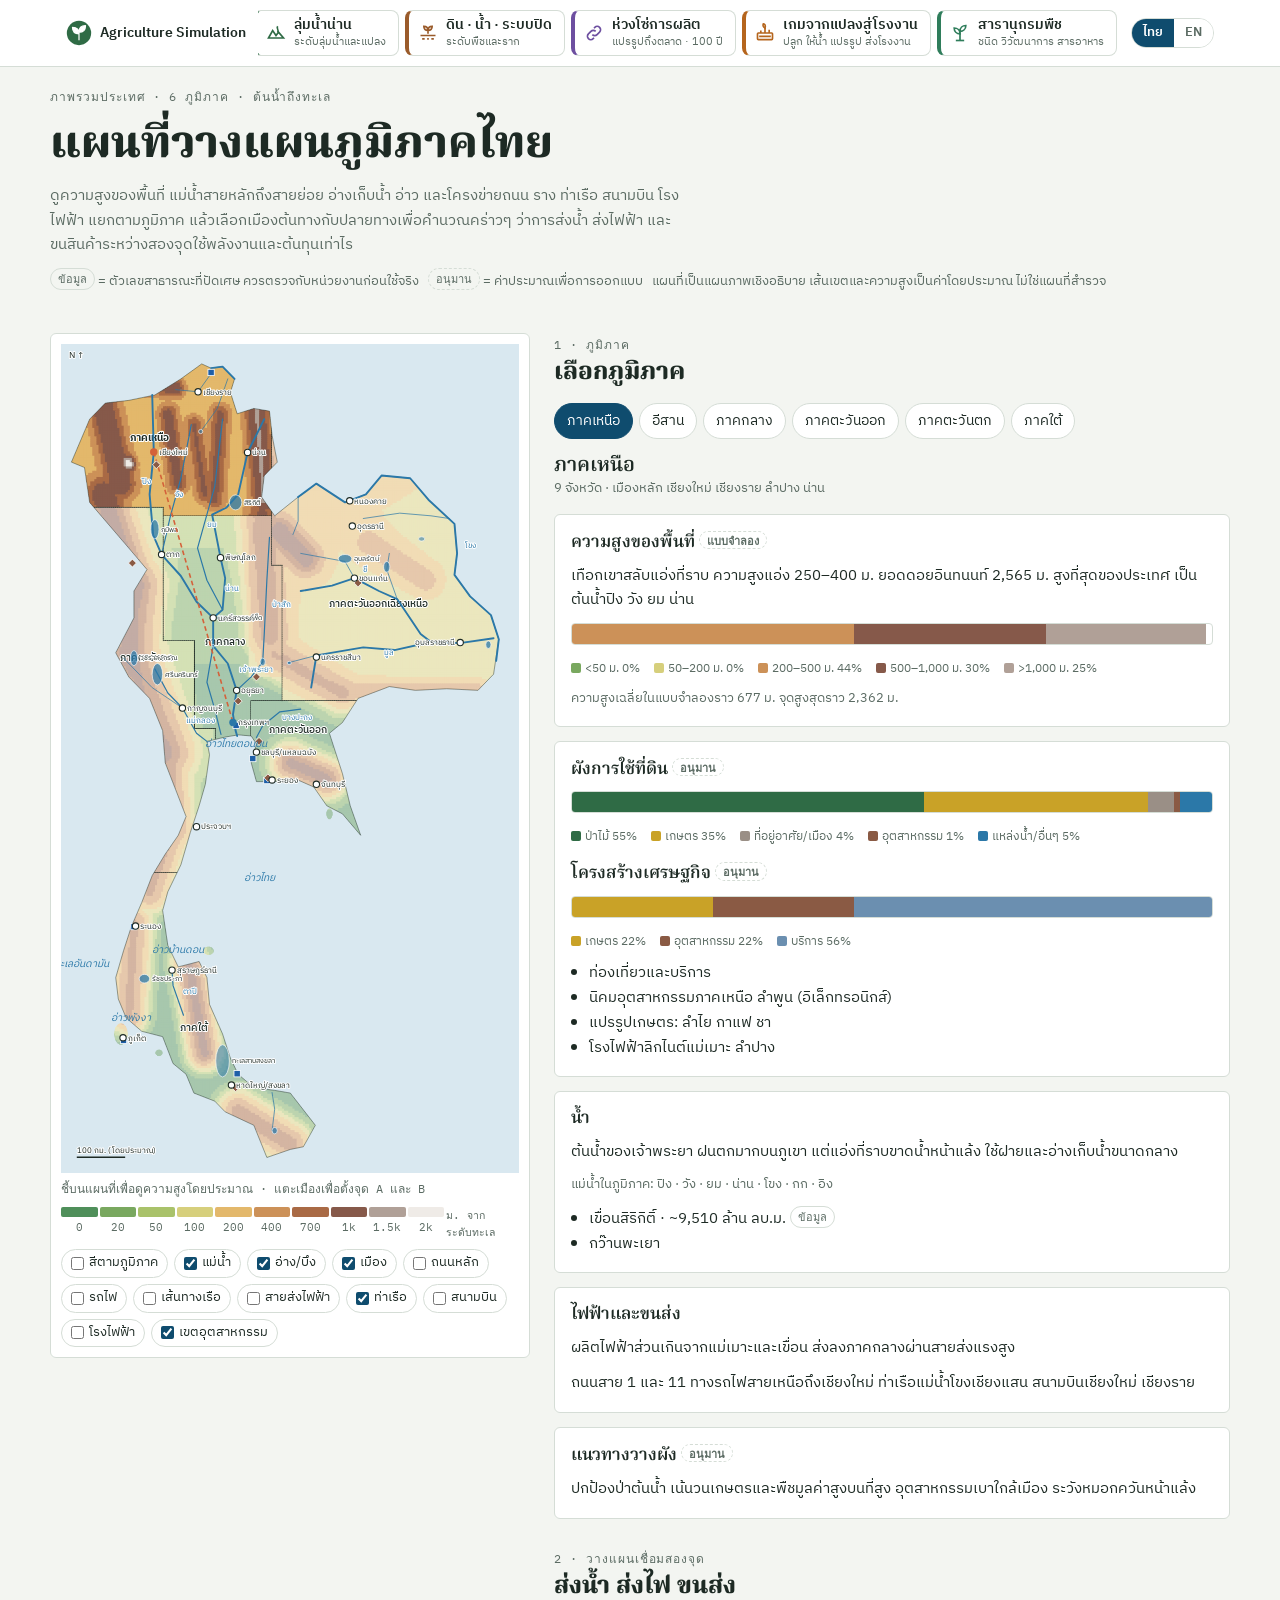
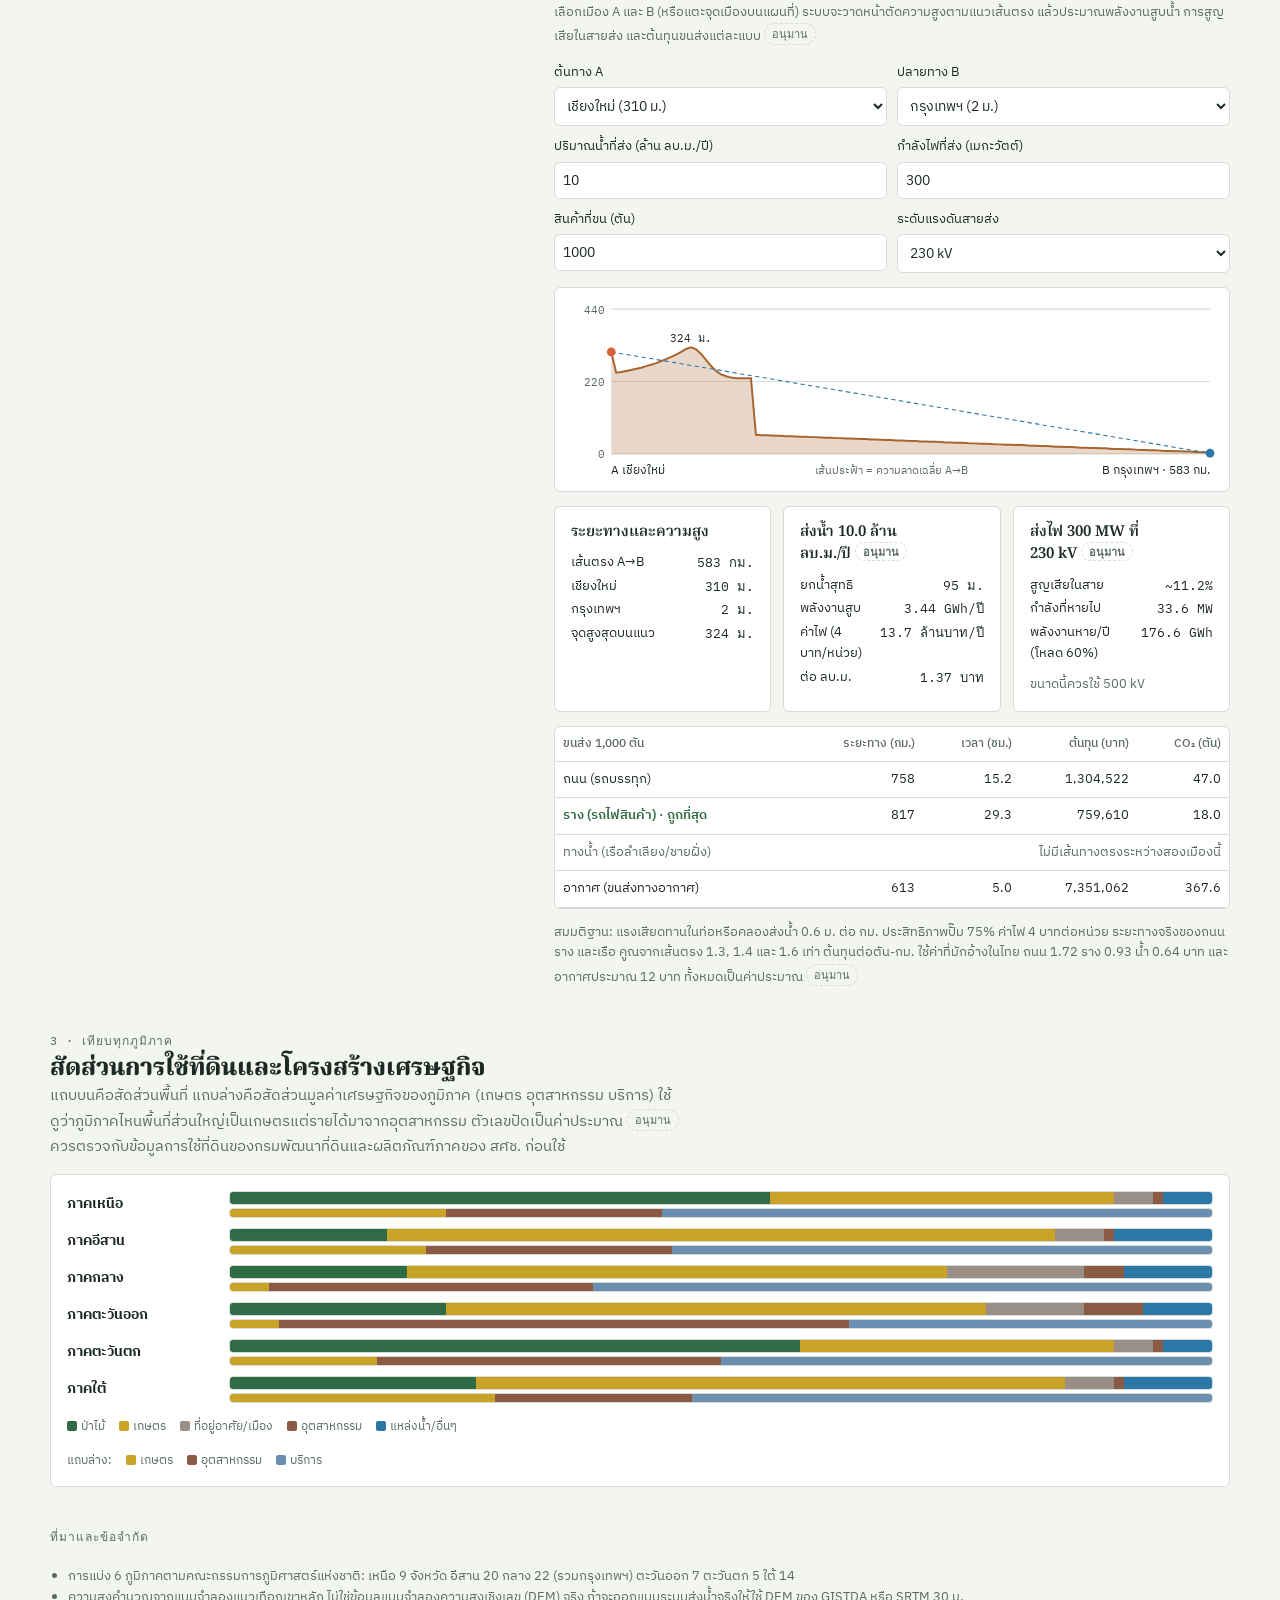
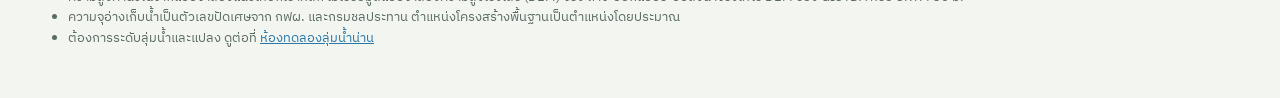
<file: thailand.html>
<!doctype html>
<html lang="th">
<head>
<meta charset="utf-8">
<meta name="viewport" content="width=device-width,initial-scale=1">
<title>แผนที่ภูมิภาคไทย · Agriculture Simulation</title>
<meta name="title-en" content="Thailand regional map · Agriculture Simulation">
<link rel="preconnect" href="https://fonts.googleapis.com">
<link rel="stylesheet" href="https://fonts.googleapis.com/css2?family=IBM+Plex+Sans+Thai:wght@400;500;600&family=Noto+Serif+Thai:wght@600;800&family=IBM+Plex+Mono:wght@400;500&display=swap">
<link rel="stylesheet" href="assets/site.css">
<style>
/* Layout: big map on the left (sticky on desktop), region dossier + planner on the right. */
.tgrid{display:grid;grid-template-columns:minmax(300px,480px) 1fr;gap:24px;align-items:start}
@media (max-width:900px){.tgrid{grid-template-columns:1fr}}
.mapcol{position:sticky;top:76px}
@media (max-width:900px){.mapcol{position:static}}
.mapbox{background:var(--paper);border:1px solid var(--line);border-radius:6px;padding:10px;position:relative}
.mapbox svg{width:100%;height:auto;display:block;touch-action:manipulation}
.readout{font-family:var(--f-mono);font-size:12px;color:var(--muted);min-height:1.6em;margin-top:6px}
.layers{display:flex;flex-wrap:wrap;gap:6px;margin-top:8px}
.layers label{display:inline-flex;align-items:center;gap:5px;font-size:12.5px;padding:3px 9px;border:1px solid var(--line);border-radius:999px;background:var(--paper);cursor:pointer;user-select:none}
.layers input{accent-color:var(--sel);margin:0}
.hyps{display:flex;flex-wrap:wrap;gap:2px;margin-top:8px;font-family:var(--f-mono);font-size:10.5px;color:var(--muted)}
.hyps span{display:flex;flex-direction:column;align-items:center;gap:2px;flex:1;min-width:34px}
.hyps i{display:block;width:100%;height:10px;border-radius:2px}
.lbl{font-family:var(--f-body);font-size:10px;fill:var(--ink);paint-order:stroke;stroke:var(--paper);stroke-width:2.6px;stroke-linejoin:round}
.lbl.sea{font-size:13px;fill:var(--river);font-style:italic;stroke:none}
.lbl.rg{font-size:13px;font-weight:600}
.city{cursor:pointer}
.city circle{fill:var(--paper);stroke:var(--ink);stroke-width:1.4}
.city.a circle{fill:#d4613a;stroke:#d4613a}
.city.b circle{fill:#2b78a8;stroke:#2b78a8}
.city:hover circle,.city:focus circle{stroke-width:2.6}
.city:focus{outline:none}
.reg{cursor:pointer}
.tabs{display:flex;flex-wrap:wrap;gap:6px}
.tabs button{font:inherit;font-size:13.5px;padding:6px 12px;border-radius:999px;border:1px solid var(--line);background:var(--paper);color:var(--ink);cursor:pointer}
.tabs button[aria-pressed="true"]{background:var(--sel);color:var(--paper);border-color:var(--sel)}
.stack{display:flex;height:22px;border-radius:4px;overflow:hidden;border:1px solid var(--line)}
.stack i{display:block;height:100%}
.keyrow{display:flex;flex-wrap:wrap;gap:4px 14px;font-size:12px;color:var(--muted);margin-top:4px}
.keyrow b{display:inline-block;width:10px;height:10px;border-radius:2px;margin-right:4px;vertical-align:-1px}
.planner{display:grid;grid-template-columns:1fr 1fr;gap:10px}
@media (max-width:560px){.planner{grid-template-columns:1fr}}
select,input[type=number]{font:inherit;font-size:14px;padding:6px 8px;border:1px solid var(--line);border-radius:6px;background:var(--paper);color:var(--ink);width:100%}
.res{display:grid;grid-template-columns:repeat(auto-fit,minmax(210px,1fr));gap:12px}
.res .card h3{font-size:15px}
.kv{display:grid;grid-template-columns:1fr auto;gap:2px 10px;font-size:13px}
.kv span:nth-child(even){font-family:var(--f-mono);text-align:right;font-variant-numeric:tabular-nums}
.prof{background:var(--paper);border:1px solid var(--line);border-radius:6px;padding:8px}
.prof svg{width:100%;height:auto;display:block}
table.modes{border-collapse:collapse;width:100%;font-size:13px;min-width:520px}
.modes th,.modes td{padding:7px 8px;border-bottom:1px solid var(--line);text-align:right}
.modes th:first-child,.modes td:first-child{text-align:left}
.modes thead th{font-weight:500;color:var(--muted);font-size:12px}
.modes tr.na td{color:var(--muted)}
.modes tr.best td:first-child{font-weight:600;color:var(--forest)}
</style>
<link rel="stylesheet" href="assets/nav.css">
<script src="assets/i18n.js"></script>
</head>
<body>
<header class="sitebar"><div class="sitebar-in">
  <a class="brand" href="index.html"><svg viewBox="0 0 32 32" aria-hidden="true"><circle cx="16" cy="16" r="15" fill="#2f6b45"/><path d="M16 25V13M16 17c-5 0-8-3-8-8 5 0 8 3 8 8zm0-2c0-5 3-8 8-8 0 5-3 8-8 8z" fill="#fff" stroke="#fff" stroke-width="1.5" stroke-linejoin="round"/></svg><span>Agriculture Simulation</span></a>
  <nav class="mainnav" aria-label="เมนูหลัก" data-en-aria-label="Main menu">
    <a class="nv nv-home" href="index.html"><svg viewBox="0 0 24 24" fill="none" stroke="currentColor" stroke-width="2" aria-hidden="true"><path d="M3 11l9-7 9 7v9a1 1 0 0 1-1 1h-5v-6H9v6H4a1 1 0 0 1-1-1z"/></svg><span><b><span class="th">หน้าแรก</span><span class="en">Home</span></b><small><span class="th">ทุกหน้า</span><span class="en">All pages</span></small></span></a>
    <a class="nv nv-map" href="thailand.html" aria-current="page"><svg viewBox="0 0 24 24" fill="none" stroke="currentColor" stroke-width="2" aria-hidden="true"><path d="M9 4L3 6v14l6-2 6 2 6-2V4l-6 2-6-2zM9 4v14M15 6v14"/></svg><span><b><span class="th">แผนที่ภูมิภาคไทย</span><span class="en">Thailand regions</span></b><small><span class="th">ระดับประเทศ</span><span class="en">National scale</span></small></span></a>
    <a class="nv nv-basin" href="nan-basin.html"><svg viewBox="0 0 24 24" fill="none" stroke="currentColor" stroke-width="2" aria-hidden="true"><path d="M3 18l5-9 4 6 3-4 6 7z"/><path d="M14 4c-2 3 2 4 0 7" /></svg><span><b><span class="th">ลุ่มน้ำน่าน</span><span class="en">Nan River basin</span></b><small><span class="th">ระดับลุ่มน้ำและแปลง</span><span class="en">Basin and plot scale</span></small></span></a>
    <a class="nv nv-soil" href="soil.html"><svg viewBox="0 0 24 24" fill="none" stroke="currentColor" stroke-width="2" aria-hidden="true"><path d="M12 13V5M12 9c-3 0-5-2-5-5 3 0 5 2 5 5zm0 0c0-3 2-5 5-5 0 3-2 5-5 5z"/><path d="M3 15h18M5 19h3M11 19h2M16 19h3"/></svg><span><b><span class="th">ดิน · น้ำ · ระบบปิด</span><span class="en">Soil · Water · Closed</span></b><small><span class="th">ระดับพืชและราก</span><span class="en">Plant and root scale</span></small></span></a>
    <a class="nv nv-chain" href="value-chain.html"><svg viewBox="0 0 24 24" fill="none" stroke="currentColor" stroke-width="2" aria-hidden="true"><path d="M10 14a4 4 0 0 0 5.7 0l3-3a4 4 0 0 0-5.7-5.7l-1 1"/><path d="M14 10a4 4 0 0 0-5.7 0l-3 3a4 4 0 0 0 5.7 5.7l1-1"/></svg><span><b><span class="th">ห่วงโซ่การผลิต</span><span class="en">Value chain</span></b><small><span class="th">แปรรูปถึงตลาด · 100 ปี</span><span class="en">Processing to market · 100 years</span></small></span></a>
    <a class="nv nv-game" href="game.html"><svg viewBox="0 0 24 24" fill="none" stroke="currentColor" stroke-width="2" aria-hidden="true"><rect x="3" y="12" width="18" height="8" rx="1"/><path d="M7 12V9M12 12V6M17 12V8M5 16h14"/><path d="M12 6c-2-1-3-3-2-5 2 0 3 2 2 5z"/></svg><span><b><span class="th">เกมจากแปลงสู่โรงงาน</span><span class="en">Plot to Plant game</span></b><small><span class="th">ปลูก ให้น้ำ แปรรูป ส่งโรงงาน</span><span class="en">Grow, water, process, supply</span></small></span></a>
    <a class="nv nv-plants" href="plants.html"><svg viewBox="0 0 24 24" fill="none" stroke="currentColor" stroke-width="2" aria-hidden="true"><path d="M12 21V9"/><path d="M12 13c-4 0-7-3-7-7 4 0 7 3 7 7zM12 10c0-4 3-7 7-7 0 4-3 7-7 7z"/><path d="M7 21h10"/></svg><span><b><span class="th">สารานุกรมพืช</span><span class="en">Plant atlas</span></b><small><span class="th">ชนิด วิวัฒนาการ สารอาหาร</span><span class="en">Species, evolution, nutrition</span></small></span></a>
  </nav>
  <div class="langsw" role="group" aria-label="ภาษา" data-en-aria-label="Language"><button type="button" data-lang-btn="th" aria-pressed="true">ไทย</button><button type="button" data-lang-btn="en" aria-pressed="false">EN</button></div>
</div></header>
<div class="wrap">
<header>
  <span class="eyebrow"><span class="th">ภาพรวมประเทศ · 6 ภูมิภาค · ต้นน้ำถึงทะเล</span><span class="en">Country overview · 6 regions · headwaters to sea</span></span>
  <h1><span class="th">แผนที่วางแผนภูมิภาคไทย</span><span class="en">Thailand regional planning map</span></h1>
  <p class="lede"><span class="th">ดูความสูงของพื้นที่ แม่น้ำสายหลักถึงสายย่อย อ่างเก็บน้ำ อ่าว และโครงข่ายถนน ราง ท่าเรือ สนามบิน โรงไฟฟ้า แยกตามภูมิภาค แล้วเลือกเมืองต้นทางกับปลายทางเพื่อคำนวณคร่าวๆ ว่าการส่งน้ำ ส่งไฟฟ้า และขนสินค้าระหว่างสองจุดใช้พลังงานและต้นทุนเท่าไร</span><span class="en">See elevation, main and minor rivers, reservoirs, bays, and the road, rail, port, airport and power networks by region. Then pick an origin and a destination city for a rough estimate of the energy and cost of moving water, power and freight between them.</span></p>
  <p class="note"><span class="th"><span class="tag">ข้อมูล</span> = ตัวเลขสาธารณะที่ปัดเศษ ควรตรวจกับหน่วยงานก่อนใช้จริง &nbsp; <span class="tag inf">อนุมาน</span> = ค่าประมาณเพื่อการออกแบบ &nbsp; แผนที่เป็นแผนภาพเชิงอธิบาย เส้นเขตและความสูงเป็นค่าโดยประมาณ ไม่ใช่แผนที่สำรวจ</span><span class="en"><span class="tag">data</span> = rounded public figures; check with the agency before real use &nbsp; <span class="tag inf">inferred</span> = design estimate &nbsp; The map is an explanatory diagram. Boundaries and elevations are approximate, not survey grade.</span></p>
</header>

<section>
<div class="tgrid">
  <div class="mapcol">
    <div class="mapbox">
      <svg id="map" viewBox="0 0 580 1050" role="img" aria-label="แผนที่ประเทศไทยแสดงความสูง แม่น้ำ และโครงสร้างพื้นฐาน" data-en-aria-label="Map of Thailand showing elevation, rivers and infrastructure">
        <rect x="0" y="0" width="580" height="1050" fill="var(--sea)"/>
        <image id="relief" x="0" y="0" width="580" height="1050" preserveAspectRatio="none"/>
        <path id="outline" fill="none" stroke="var(--ink)" stroke-width="1" stroke-opacity=".55"/>
        <g id="gRegLbl"></g>
        <g id="gRivers"></g>
        <g id="gLakes"></g>
        <g id="gRoad"></g>
        <g id="gRail"></g>
        <g id="gGrid"></g>
        <g id="gWater"></g>
        <g id="gLine"></g>
        <g id="gPts"></g>
        <g id="gCity"></g>
        <g id="gSea"></g>
      </svg>
      <div class="readout" id="readout"><span class="th">ชี้บนแผนที่เพื่อดูความสูงโดยประมาณ · แตะเมืองเพื่อตั้งจุด A และ B</span><span class="en">Point at the map to see approximate elevation · tap a city to set A and B</span></div>
      <div class="hyps" id="hyps"></div>
      <div class="layers" id="layers"></div>
    </div>
  </div>

  <div class="stackcol" style="display:flex;flex-direction:column;gap:28px;min-width:0">
    <section>
      <div><span class="eyebrow">1 · <span class="th">ภูมิภาค</span><span class="en">Regions</span></span><h2><span class="th">เลือกภูมิภาค</span><span class="en">Pick a region</span></h2></div>
      <div class="tabs" id="regTabs"></div>
      <div id="regBox" aria-live="polite" style="display:flex;flex-direction:column;gap:14px"></div>
    </section>

    <section>
      <div><span class="eyebrow">2 · <span class="th">วางแผนเชื่อมสองจุด</span><span class="en">Link two points</span></span><h2><span class="th">ส่งน้ำ ส่งไฟ ขนส่ง</span><span class="en">Water, power, freight</span></h2>
      <p class="note"><span class="th">เลือกเมือง A และ B (หรือแตะจุดเมืองบนแผนที่) ระบบจะวาดหน้าตัดความสูงตามแนวเส้นตรง แล้วประมาณพลังงานสูบน้ำ การสูญเสียในสายส่ง และต้นทุนขนส่งแต่ละแบบ <span class="tag inf">อนุมาน</span></span><span class="en">Pick cities A and B (or tap cities on the map). The page draws the elevation profile along the straight line, then estimates pumping energy, transmission loss and the cost of each freight mode. <span class="tag inf">inferred</span></span></p></div>
      <div class="planner">
        <label class="ctl"><span class="th">ต้นทาง A</span><span class="en">Origin A</span><select id="selA"></select></label>
        <label class="ctl"><span class="th">ปลายทาง B</span><span class="en">Destination B</span><select id="selB"></select></label>
        <label class="ctl"><span class="th">ปริมาณน้ำที่ส่ง (ล้าน ลบ.ม./ปี)</span><span class="en">Water moved (million m³/yr)</span><input id="inV" type="number" min="0.1" step="0.5" value="10"></label>
        <label class="ctl"><span class="th">กำลังไฟที่ส่ง (เมกะวัตต์)</span><span class="en">Power sent (MW)</span><input id="inP" type="number" min="1" step="10" value="300"></label>
        <label class="ctl"><span class="th">สินค้าที่ขน (ตัน)</span><span class="en">Freight (tonnes)</span><input id="inT" type="number" min="1" step="100" value="1000"></label>
        <label class="ctl"><span class="th">ระดับแรงดันสายส่ง</span><span class="en">Line voltage</span><select id="selKV"><option value="500">500 kV</option><option value="230" selected>230 kV</option><option value="115">115 kV</option></select></label>
      </div>
      <div class="prof"><svg id="prof" viewBox="0 0 600 170" role="img" aria-label="หน้าตัดความสูงระหว่าง A และ B" data-en-aria-label="Elevation profile between A and B"></svg></div>
      <div class="res" id="res"></div>
      <div class="scroll"><table class="modes" id="modes"></table></div>
      <p class="note"><span class="th">สมมติฐาน: แรงเสียดทานในท่อหรือคลองส่งน้ำ 0.6 ม. ต่อ กม. ประสิทธิภาพปั๊ม 75% ค่าไฟ 4 บาทต่อหน่วย ระยะทางจริงของถนน ราง และเรือ คูณจากเส้นตรง 1.3, 1.4 และ 1.6 เท่า ต้นทุนต่อตัน-กม. ใช้ค่าที่มักอ้างในไทย ถนน 1.72 ราง 0.93 น้ำ 0.64 บาท และอากาศประมาณ 12 บาท ทั้งหมดเป็นค่าประมาณ <span class="tag inf">อนุมาน</span></span><span class="en">Assumptions: friction in the pipe or canal 0.6 m per km, pump efficiency 75%, power 4 baht per kWh. Real road, rail and water distances are the straight line times 1.3, 1.4 and 1.6. Cost per tonne-km uses figures often quoted in Thailand: road 1.72, rail 0.93, water 0.64 baht, and air about 12 baht. All values are estimates. <span class="tag inf">inferred</span></span></p>
    </section>
  </div>
</div>
</section>

<section>
  <div><span class="eyebrow">3 · <span class="th">เทียบทุกภูมิภาค</span><span class="en">Compare all regions</span></span><h2><span class="th">สัดส่วนการใช้ที่ดินและโครงสร้างเศรษฐกิจ</span><span class="en">Land use and economic structure</span></h2>
  <p class="lede"><span class="th">แถบบนคือสัดส่วนพื้นที่ แถบล่างคือสัดส่วนมูลค่าเศรษฐกิจของภูมิภาค (เกษตร อุตสาหกรรม บริการ) ใช้ดูว่าภูมิภาคไหนพื้นที่ส่วนใหญ่เป็นเกษตรแต่รายได้มาจากอุตสาหกรรม ตัวเลขปัดเป็นค่าประมาณ <span class="tag inf">อนุมาน</span> ควรตรวจกับข้อมูลการใช้ที่ดินของกรมพัฒนาที่ดินและผลิตภัณฑ์ภาคของ สศช. ก่อนใช้</span><span class="en">The upper bar is the share of land area; the lower bar is the share of regional economic output (agriculture, industry, services). It shows which regions are mostly farmland but earn mostly from industry. Figures are rounded estimates <span class="tag inf">inferred</span>; check against Land Development Department land-use data and NESDC gross regional product before use.</span></p></div>
  <div class="card" id="cmp"></div>
</section>

<section class="src">
  <span class="eyebrow"><span class="th">ที่มาและข้อจำกัด</span><span class="en">Sources and limits</span></span>
  <ul>
    <li><span class="th">การแบ่ง 6 ภูมิภาคตามคณะกรรมการภูมิศาสตร์แห่งชาติ: เหนือ 9 จังหวัด อีสาน 20 กลาง 22 (รวมกรุงเทพฯ) ตะวันออก 7 ตะวันตก 5 ใต้ 14</span><span class="en">Six-region split of the National Geographical Committee: North 9 provinces, Northeast 20, Central 22 (including Bangkok), East 7, West 5, South 14</span></li>
    <li><span class="th">ความสูงคำนวณจากแบบจำลองแนวเทือกเขาหลัก ไม่ใช่ข้อมูลแบบจำลองความสูงเชิงเลข (DEM) จริง ถ้าจะออกแบบระบบส่งน้ำจริงให้ใช้ DEM ของ GISTDA หรือ SRTM 30 ม.</span><span class="en">Elevation is computed from a model of the main mountain ranges, not a real digital elevation model (DEM). For real water-transfer design, use the GISTDA DEM or SRTM 30 m.</span></li>
    <li><span class="th">ความจุอ่างเก็บน้ำเป็นตัวเลขปัดเศษจาก กฟผ. และกรมชลประทาน ตำแหน่งโครงสร้างพื้นฐานเป็นตำแหน่งโดยประมาณ</span><span class="en">Reservoir capacities are rounded figures from EGAT and the Royal Irrigation Department. Infrastructure positions are approximate.</span></li>
    <li><span class="th">ต้องการระดับลุ่มน้ำและแปลง ดูต่อที่ <a href="nan-basin.html">ห้องทดลองลุ่มน้ำน่าน</a></span><span class="en">For basin and plot level detail, see the <a href="nan-basin.html">Nan basin lab</a></span></li>
  </ul>
</section>
</div>

<script src="assets/thailand-data.js"></script>
<script src="assets/thailand-en.js"></script>
<script src="assets/thailand.js"></script>
</body>
</html>
</file>
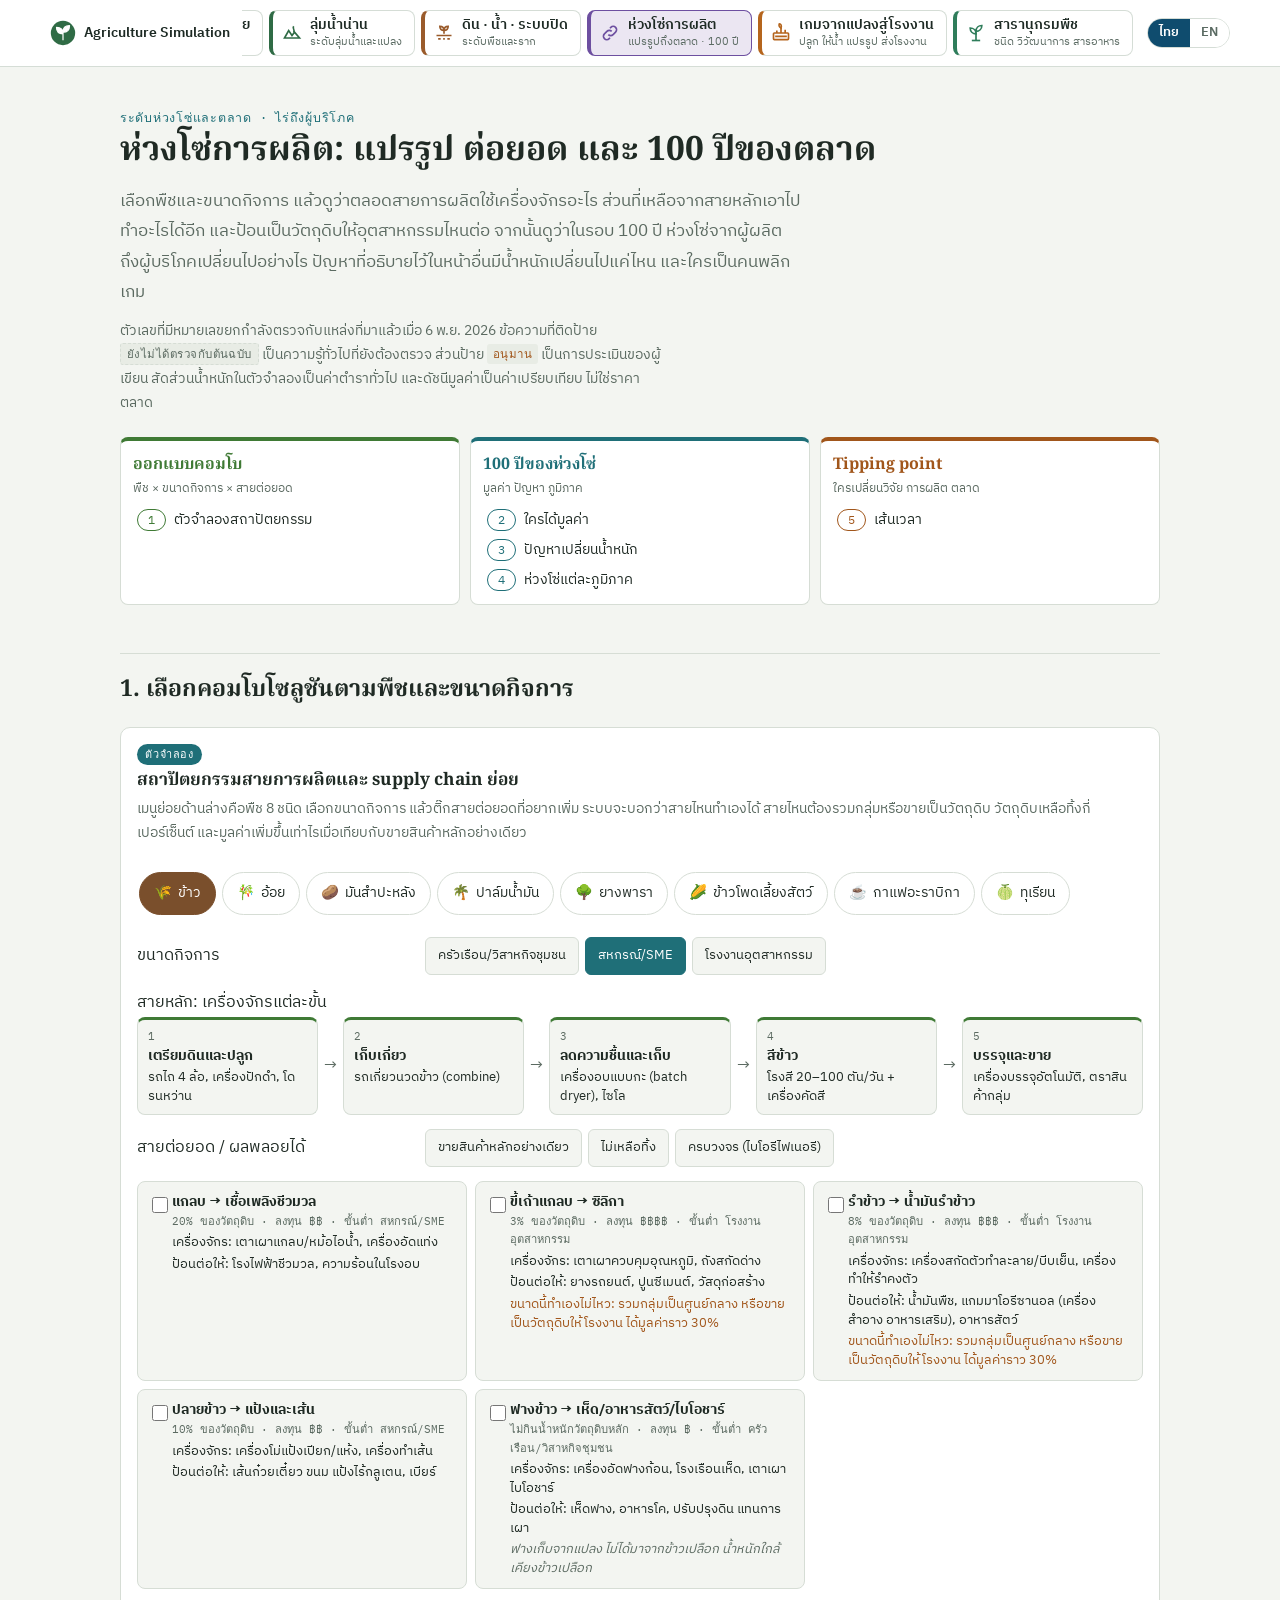
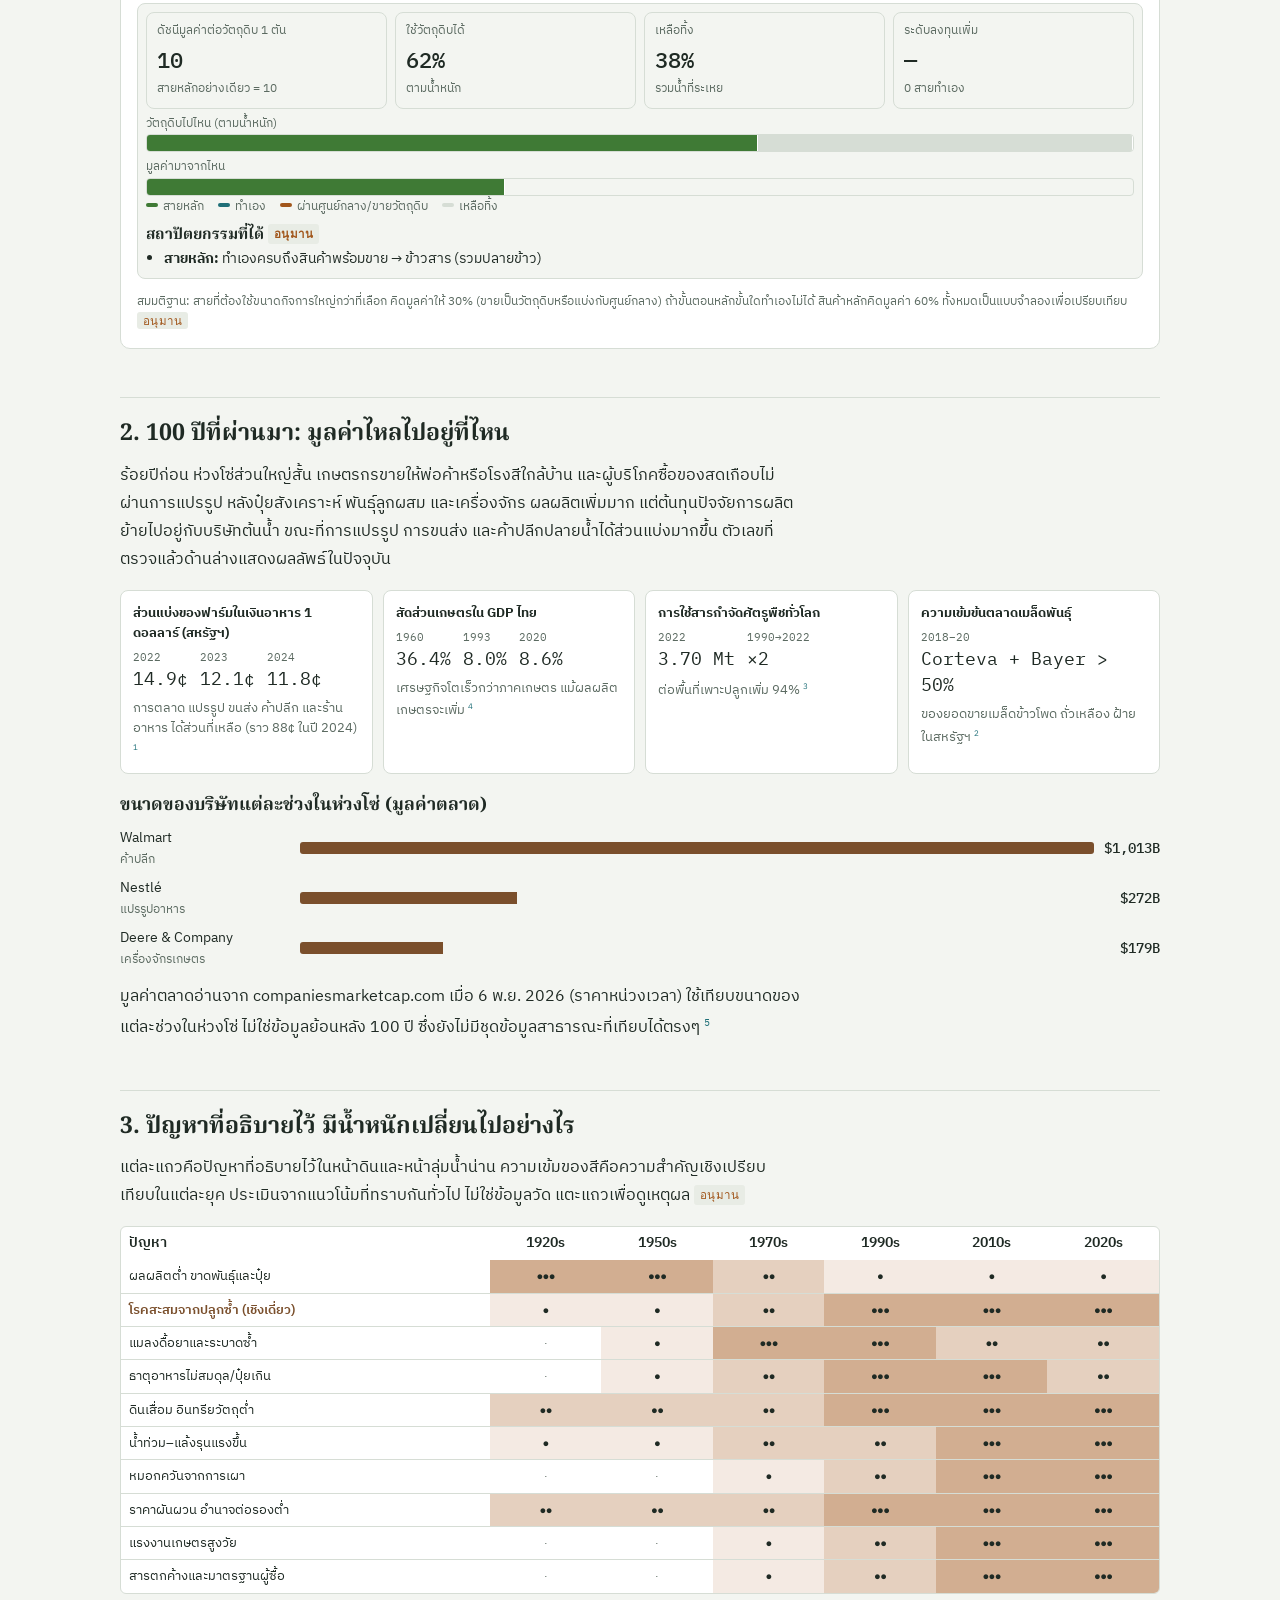
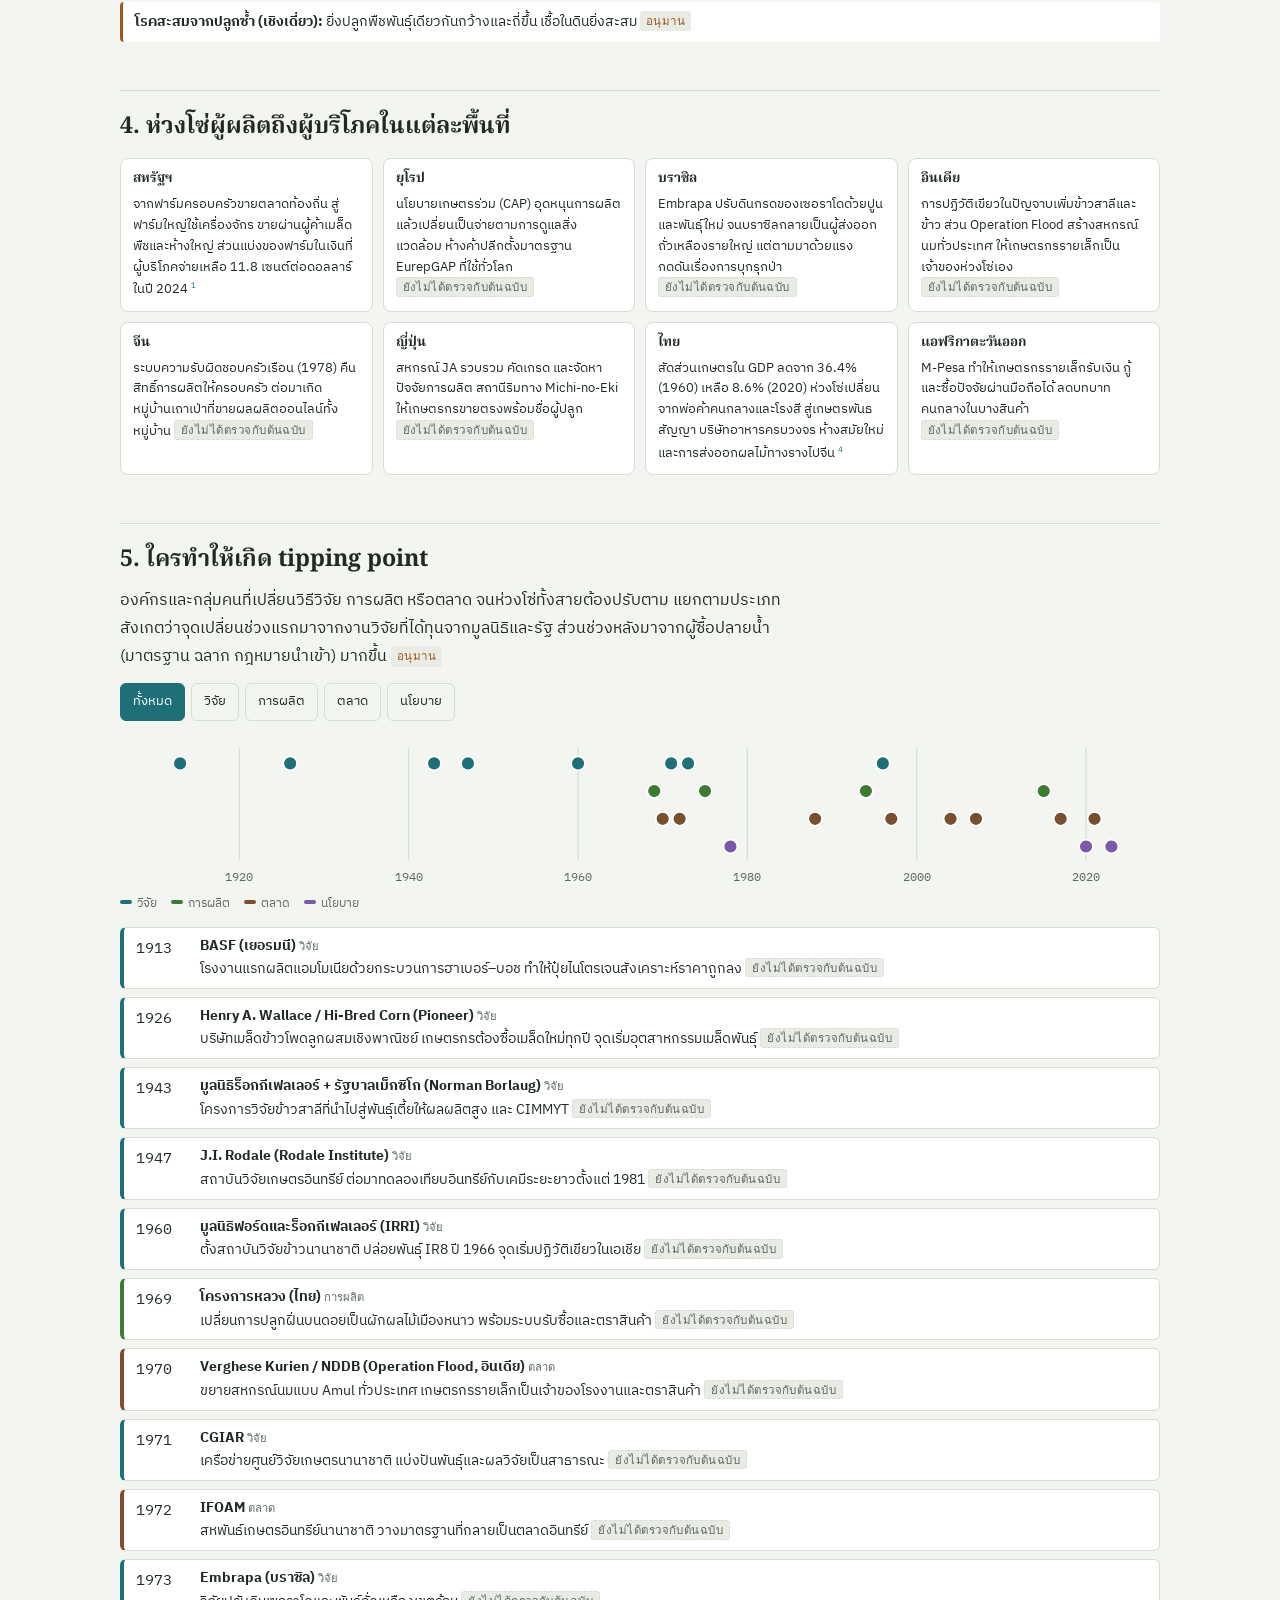
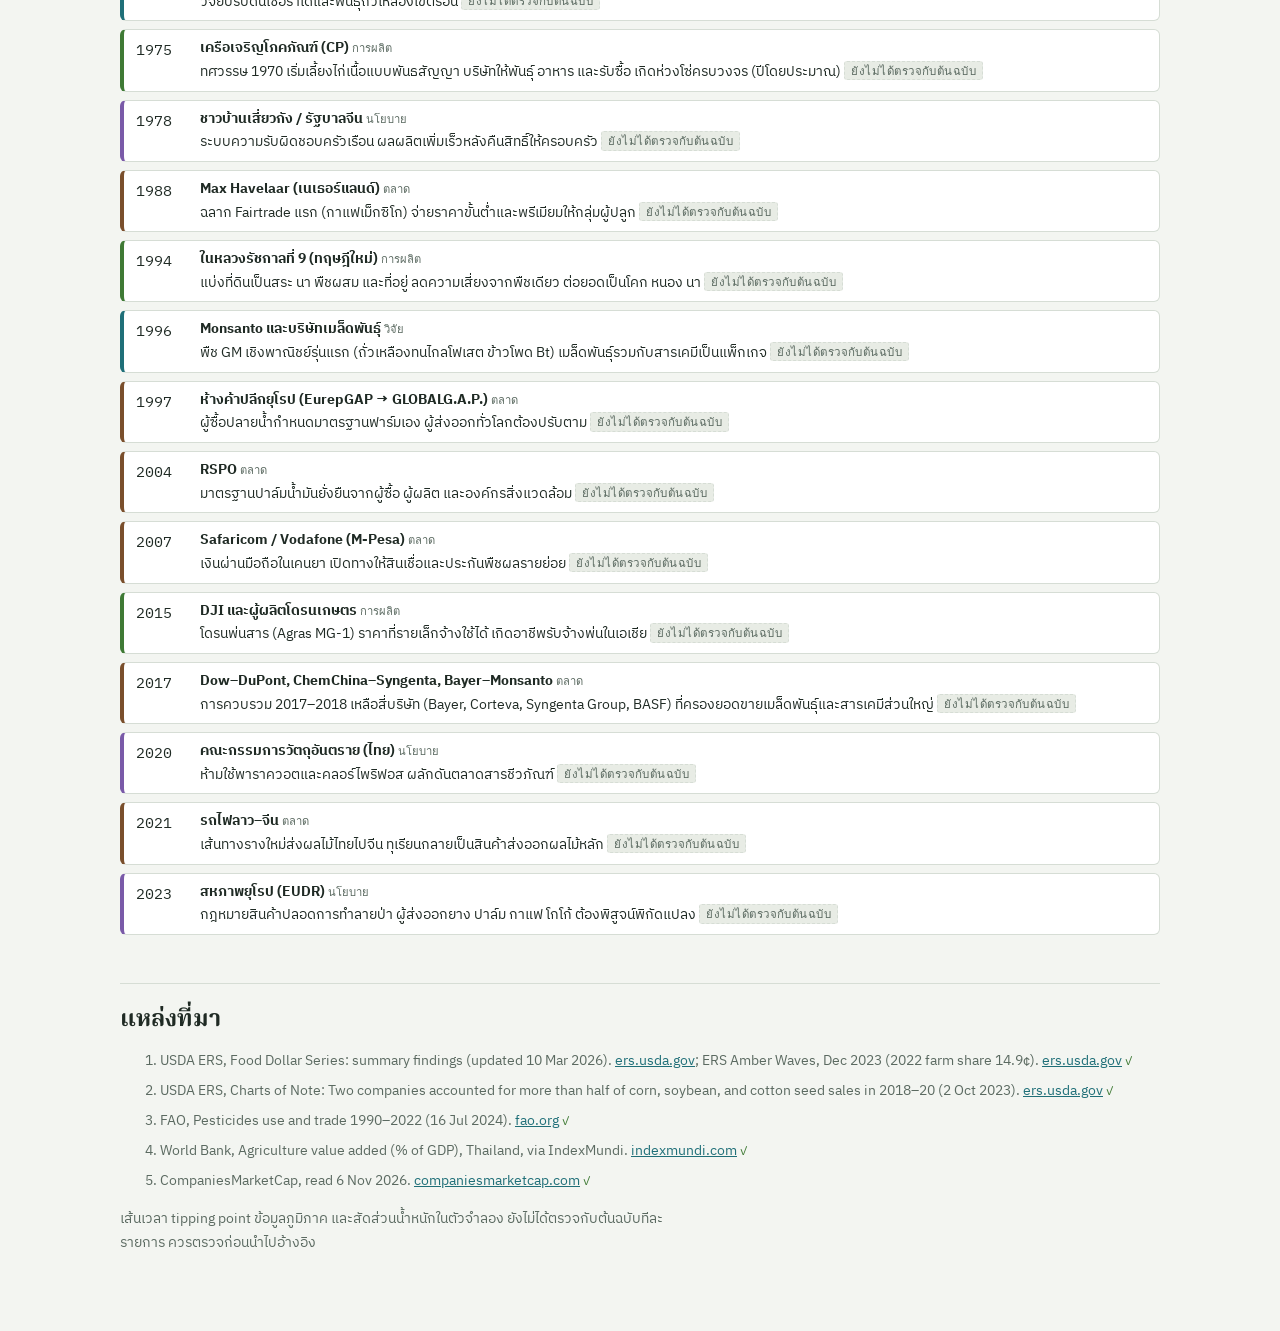
<file: value-chain.html>
<!doctype html>
<html lang="th">
<head>
<meta charset="utf-8">
<meta name="viewport" content="width=device-width,initial-scale=1">
<title>ห่วงโซ่การผลิต · Agriculture Simulation</title>
<meta name="title-en" content="Value chain · Agriculture Simulation">

<link rel="preconnect" href="https://fonts.googleapis.com">
<link rel="stylesheet" href="https://fonts.googleapis.com/css2?family=Noto+Serif+Thai:wght@500;700&family=IBM+Plex+Sans+Thai:wght@400;500;600&family=IBM+Plex+Mono:wght@400;500&display=swap">
<style>
/* Layout: one reading column with wide comparison tables that scroll on their own; soil (brown), water (teal), leaf (green) as the three system colors */
:root{
  --bg:#f3f5f1; --surface:#ffffff; --fg:#1f2a24; --muted:#5b6a61; --line:#d6ddd5;
  --soil:#7a4f2c; --water:#1f6f78; --leaf:#3f7a35; --warn:#a1561b; --tag:#e8ece5;
  --display:"Noto Serif Thai", Georgia, serif;
  --body:"IBM Plex Sans Thai", "Leelawadee UI", Tahoma, sans-serif;
  --mono:"IBM Plex Mono", ui-monospace, Menlo, monospace;
}
@media (prefers-color-scheme: dark){:root:not([data-theme="light"]){
  --bg:#141a17; --surface:#1c2420; --fg:#e4ebe5; --muted:#9caba2; --line:#2f3a34;
  --soil:#d39a6a; --water:#5fb7bf; --leaf:#88c47a; --warn:#e3a066; --tag:#26302b; color-scheme:dark}}
:root[data-theme="dark"]{
  --bg:#141a17; --surface:#1c2420; --fg:#e4ebe5; --muted:#9caba2; --line:#2f3a34;
  --soil:#d39a6a; --water:#5fb7bf; --leaf:#88c47a; --warn:#e3a066; --tag:#26302b; color-scheme:dark}
body{background:var(--bg);color:var(--fg);font-family:var(--body);font-size:16px;line-height:1.75}
.wrap{max-width:1040px;margin:0 auto;padding-block:40px 64px;padding-left:max(16px,env(safe-area-inset-left,0px));padding-right:max(16px,env(safe-area-inset-right,0px))}
h1,h2,h3{font-family:var(--display);text-wrap:balance;line-height:1.35;margin:0}
h1{font-size:2.1rem}
h2{font-size:1.45rem;margin-top:48px;padding-top:20px;border-top:1px solid var(--line)}
h3{font-size:1.1rem;margin-top:24px}
p,li{max-width:68ch}
p{margin:12px 0}
.lede{font-size:1.08rem;color:var(--muted)}
.eyebrow{font-family:var(--mono);font-size:.78rem;letter-spacing:.06em;text-transform:uppercase;color:var(--water)}
.answer{background:var(--surface);border:1px solid var(--line);border-radius:6px;padding:16px 20px;margin-top:16px}
.answer strong{color:var(--soil)}
.noref{display:inline-block;font-family:var(--mono);font-size:.72rem;letter-spacing:.04em;background:var(--tag);color:var(--muted);padding:0 6px;border-radius:3px;vertical-align:1px;border:1px dashed var(--line)}
.chk{font-family:var(--mono);font-size:.78rem;color:var(--leaf);margin-right:4px}
.chk.warn{color:var(--warn)}
.inf{display:inline-block;font-family:var(--mono);font-size:.72rem;letter-spacing:.04em;background:var(--tag);color:var(--warn);padding:0 6px;border-radius:3px;vertical-align:1px}
sup a{color:var(--water);text-decoration:none;font-family:var(--mono);font-size:.75em}
.tbl{overflow-x:auto;margin-top:16px;border:1px solid var(--line);border-radius:6px;background:var(--surface)}
table{border-collapse:collapse;width:100%;min-width:640px;font-size:.92rem;line-height:1.55}
th,td{padding:10px 12px;text-align:left;vertical-align:top;border-bottom:1px solid var(--line)}
thead th{font-family:var(--body);font-weight:600;font-size:.85rem}
tbody th{font-weight:500;color:var(--muted);width:20%}
tr:last-child td,tr:last-child th{border-bottom:0}
.c-soil{color:var(--soil)} .c-water{color:var(--water)} .c-leaf{color:var(--leaf)}
.dot{display:inline-block;width:8px;height:8px;border-radius:50%;margin-right:6px;vertical-align:1px}
.ok{color:var(--leaf);font-weight:600} .mid{color:var(--warn);font-weight:600} .no{color:var(--muted);font-weight:600}
ol.steps{padding-left:0;list-style:none;counter-reset:s;display:grid;gap:12px;margin-top:16px}
ol.steps li{counter-increment:s;display:grid;grid-template-columns:2.2rem 1fr;gap:8px;max-width:none}
ol.steps li::before{content:counter(s);font-family:var(--mono);font-size:.85rem;color:var(--water);border:1px solid var(--water);border-radius:50%;width:1.8rem;height:1.8rem;display:grid;place-items:center;margin-top:2px}
.flow{display:flex;flex-wrap:wrap;gap:8px;align-items:center;margin-top:12px;font-size:.88rem}
.flow span{background:var(--surface);border:1px solid var(--line);border-radius:4px;padding:4px 10px}
.flow b{color:var(--muted);font-weight:400}
.refs{font-size:.86rem;color:var(--muted)}
.refs li{margin:6px 0;max-width:none}
.refs a{color:var(--water);word-break:break-word}
code,.num{font-family:var(--mono);font-size:.88em}
a:focus-visible{outline:2px solid var(--water);outline-offset:2px}
</style>

<link rel="stylesheet" href="assets/soil-lab.css">
<style>
body{margin:0}
</style>
<link rel="stylesheet" href="assets/nav.css">
<link rel="stylesheet" href="assets/topics.css">
<link rel="stylesheet" href="assets/chain.css">
<script src="assets/i18n.js"></script>
</head>
<body>
<header class="sitebar"><div class="sitebar-in">
  <a class="brand" href="index.html"><svg viewBox="0 0 32 32" aria-hidden="true"><circle cx="16" cy="16" r="15" fill="#2f6b45"/><path d="M16 25V13M16 17c-5 0-8-3-8-8 5 0 8 3 8 8zm0-2c0-5 3-8 8-8 0 5-3 8-8 8z" fill="#fff" stroke="#fff" stroke-width="1.5" stroke-linejoin="round"/></svg><span>Agriculture Simulation</span></a>
  <nav class="mainnav" aria-label="เมนูหลัก" data-en-aria-label="Main menu">
    <a class="nv nv-home" href="index.html"><svg viewBox="0 0 24 24" fill="none" stroke="currentColor" stroke-width="2" aria-hidden="true"><path d="M3 11l9-7 9 7v9a1 1 0 0 1-1 1h-5v-6H9v6H4a1 1 0 0 1-1-1z"/></svg><span><b><span class="th">หน้าแรก</span><span class="en">Home</span></b><small><span class="th">ทุกหน้า</span><span class="en">All pages</span></small></span></a>
    <a class="nv nv-map" href="thailand.html"><svg viewBox="0 0 24 24" fill="none" stroke="currentColor" stroke-width="2" aria-hidden="true"><path d="M9 4L3 6v14l6-2 6 2 6-2V4l-6 2-6-2zM9 4v14M15 6v14"/></svg><span><b><span class="th">แผนที่ภูมิภาคไทย</span><span class="en">Thailand regions</span></b><small><span class="th">ระดับประเทศ</span><span class="en">National scale</span></small></span></a>
    <a class="nv nv-basin" href="nan-basin.html"><svg viewBox="0 0 24 24" fill="none" stroke="currentColor" stroke-width="2" aria-hidden="true"><path d="M3 18l5-9 4 6 3-4 6 7z"/><path d="M14 4c-2 3 2 4 0 7" /></svg><span><b><span class="th">ลุ่มน้ำน่าน</span><span class="en">Nan River basin</span></b><small><span class="th">ระดับลุ่มน้ำและแปลง</span><span class="en">Basin and plot scale</span></small></span></a>
    <a class="nv nv-soil" href="soil.html"><svg viewBox="0 0 24 24" fill="none" stroke="currentColor" stroke-width="2" aria-hidden="true"><path d="M12 13V5M12 9c-3 0-5-2-5-5 3 0 5 2 5 5zm0 0c0-3 2-5 5-5 0 3-2 5-5 5z"/><path d="M3 15h18M5 19h3M11 19h2M16 19h3"/></svg><span><b><span class="th">ดิน · น้ำ · ระบบปิด</span><span class="en">Soil · Water · Closed</span></b><small><span class="th">ระดับพืชและราก</span><span class="en">Plant and root scale</span></small></span></a>
    <a class="nv nv-chain" href="value-chain.html" aria-current="page"><svg viewBox="0 0 24 24" fill="none" stroke="currentColor" stroke-width="2" aria-hidden="true"><path d="M10 14a4 4 0 0 0 5.7 0l3-3a4 4 0 0 0-5.7-5.7l-1 1"/><path d="M14 10a4 4 0 0 0-5.7 0l-3 3a4 4 0 0 0 5.7 5.7l1-1"/></svg><span><b><span class="th">ห่วงโซ่การผลิต</span><span class="en">Value chain</span></b><small><span class="th">แปรรูปถึงตลาด · 100 ปี</span><span class="en">Processing to market · 100 years</span></small></span></a>
    <a class="nv nv-game" href="game.html"><svg viewBox="0 0 24 24" fill="none" stroke="currentColor" stroke-width="2" aria-hidden="true"><rect x="3" y="12" width="18" height="8" rx="1"/><path d="M7 12V9M12 12V6M17 12V8M5 16h14"/><path d="M12 6c-2-1-3-3-2-5 2 0 3 2 2 5z"/></svg><span><b><span class="th">เกมจากแปลงสู่โรงงาน</span><span class="en">Plot to Plant game</span></b><small><span class="th">ปลูก ให้น้ำ แปรรูป ส่งโรงงาน</span><span class="en">Grow, water, process, supply</span></small></span></a>
    <a class="nv nv-plants" href="plants.html"><svg viewBox="0 0 24 24" fill="none" stroke="currentColor" stroke-width="2" aria-hidden="true"><path d="M12 21V9"/><path d="M12 13c-4 0-7-3-7-7 4 0 7 3 7 7zM12 10c0-4 3-7 7-7 0 4-3 7-7 7z"/><path d="M7 21h10"/></svg><span><b><span class="th">สารานุกรมพืช</span><span class="en">Plant atlas</span></b><small><span class="th">ชนิด วิวัฒนาการ สารอาหาร</span><span class="en">Species, evolution, nutrition</span></small></span></a>
  </nav>
  <div class="langsw" role="group" aria-label="ภาษา" data-en-aria-label="Language"><button type="button" data-lang-btn="th" aria-pressed="true">ไทย</button><button type="button" data-lang-btn="en" aria-pressed="false">EN</button></div>
</div></header>
<div class="wrap">
  <div class="eyebrow"><span class="th">ระดับห่วงโซ่และตลาด · ไร่ถึงผู้บริโภค</span><span class="en">Chain and market scale · field to consumer</span></div>
  <h1><span class="th">ห่วงโซ่การผลิต: แปรรูป ต่อยอด และ 100 ปีของตลาด</span><span class="en">Value chain: processing, derivatives and 100 years of markets</span></h1>
  <p class="th lede">เลือกพืชและขนาดกิจการ แล้วดูว่าตลอดสายการผลิตใช้เครื่องจักรอะไร ส่วนที่เหลือจากสายหลักเอาไปทำอะไรได้อีก และป้อนเป็นวัตถุดิบให้อุตสาหกรรมไหนต่อ จากนั้นดูว่าในรอบ 100 ปี ห่วงโซ่จากผู้ผลิตถึงผู้บริโภคเปลี่ยนไปอย่างไร ปัญหาที่อธิบายไว้ในหน้าอื่นมีน้ำหนักเปลี่ยนไปแค่ไหน และใครเป็นคนพลิกเกม</p><p class="en lede">Pick a crop and a business size to see the machines along the production line, what else the leftovers from the main line can become, and which industries they feed. Then see how the producer-to-consumer chain changed over 100 years, how the problems explained on other pages shifted in weight, and who changed the game.</p>
  <p class="th refs">ตัวเลขที่มีหมายเลขยกกำลังตรวจกับแหล่งที่มาแล้วเมื่อ 6 พ.ย. 2026 ข้อความที่ติดป้าย <span class="noref">ยังไม่ได้ตรวจกับต้นฉบับ</span> เป็นความรู้ทั่วไปที่ยังต้องตรวจ ส่วนป้าย <span class="inf">อนุมาน</span> เป็นการประเมินของผู้เขียน สัดส่วนน้ำหนักในตัวจำลองเป็นค่าตำราทั่วไป และดัชนีมูลค่าเป็นค่าเปรียบเทียบ ไม่ใช่ราคาตลาด</p><p class="en refs">Figures with a superscript number were checked against the source on 6 Nov 2026. Text tagged <span class="noref">not yet checked</span> is general knowledge still to be verified, and <span class="inf">inferred</span> marks the author’s judgement. Mass shares in the simulator are typical textbook figures, and the value index is for comparison only, not a market price.</p>
  <nav class="toc" aria-label="หัวข้อในหน้านี้" data-en-aria-label="Topics on this page">
    <div class="toc-g g-fert"><b><span class="th">ออกแบบคอมโบ</span><span class="en">Design a combo</span></b><small><span class="th">พืช × ขนาดกิจการ × สายต่อยอด</span><span class="en">Crop × size × derivative lines</span></small><div><a href="#combo"><i>1</i><span class="th">ตัวจำลองสถาปัตยกรรม</span><span class="en">Architecture simulator</span></a></div></div>
    <div class="toc-g g-water"><b><span class="th">100 ปีของห่วงโซ่</span><span class="en">100 years of the chain</span></b><small><span class="th">มูลค่า ปัญหา ภูมิภาค</span><span class="en">Value, problems, regions</span></small><div><a href="#value"><i>2</i><span class="th">ใครได้มูลค่า</span><span class="en">Who captures value</span></a><a href="#problems"><i>3</i><span class="th">ปัญหาเปลี่ยนน้ำหนัก</span><span class="en">Problems over time</span></a><a href="#regions"><i>4</i><span class="th">ห่วงโซ่แต่ละภูมิภาค</span><span class="en">Chains by region</span></a></div></div>
    <div class="toc-g g-lab"><b>Tipping point</b><small><span class="th">ใครเปลี่ยนวิจัย การผลิต ตลาด</span><span class="en">Who shifted research, production, markets</span></small><div><a href="#tips"><i>5</i><span class="th">เส้นเวลา</span><span class="en">Timeline</span></a></div></div>
  </nav>

  <section class="topic" id="combo">
  <h2><span class="th">1. เลือกคอมโบโซลูชันตามพืชและขนาดกิจการ</span><span class="en">1. Choose a combo solution by crop and business size</span></h2>
  <div class="sim">
    <div class="sim-h"><span class="sim-tag"><span class="th">ตัวจำลอง</span><span class="en">Simulator</span></span><h3><span class="th">สถาปัตยกรรมสายการผลิตและ supply chain ย่อย</span><span class="en">Production-line architecture and sub-supply chains</span></h3>
    <p class="th">เมนูย่อยด้านล่างคือพืช 8 ชนิด เลือกขนาดกิจการ แล้วติ๊กสายต่อยอดที่อยากเพิ่ม ระบบจะบอกว่าสายไหนทำเองได้ สายไหนต้องรวมกลุ่มหรือขายเป็นวัตถุดิบ วัตถุดิบเหลือทิ้งกี่เปอร์เซ็นต์ และมูลค่าเพิ่มขึ้นเท่าไรเมื่อเทียบกับขายสินค้าหลักอย่างเดียว</p><p class="en">The submenu below lists 8 crops. Choose a business size and tick the derivative lines to add. The simulator shows which lines you can run yourself, which need a group hub or a sale as feedstock, how much raw material is left as waste, and how value compares with selling the main product alone.</p></div>
    <div class="submenu" id="cropTabs" role="tablist" aria-label="เลือกพืช" data-en-aria-label="Choose a crop"></div>
    <div class="row"><span class="lab2"><span class="th">ขนาดกิจการ</span><span class="en">Business size</span></span><div class="seg3" id="sizeSeg"></div></div>
    <div><div class="lab2"><span class="th">สายหลัก: เครื่องจักรแต่ละขั้น</span><span class="en">Main line: machines at each stage</span></div><div class="flow2" id="flow"></div></div>
    <div class="row"><span class="lab2"><span class="th">สายต่อยอด / ผลพลอยได้</span><span class="en">Derivative / by-product lines</span></span><div class="seg3"><button type="button" data-preset="none"><span class="th">ขายสินค้าหลักอย่างเดียว</span><span class="en">Main product only</span></button><button type="button" data-preset="zero"><span class="th">ไม่เหลือทิ้ง</span><span class="en">Zero waste</span></button><button type="button" data-preset="bio"><span class="th">ครบวงจร (ไบโอรีไฟเนอรี)</span><span class="en">Full biorefinery</span></button></div></div>
    <div class="lines" id="lines"></div>
    <div class="pane" id="res" aria-live="polite"></div>
    <p class="th note">สมมติฐาน: สายที่ต้องใช้ขนาดกิจการใหญ่กว่าที่เลือก คิดมูลค่าให้ 30% (ขายเป็นวัตถุดิบหรือแบ่งกับศูนย์กลาง) ถ้าขั้นตอนหลักขั้นใดทำเองไม่ได้ สินค้าหลักคิดมูลค่า 60% ทั้งหมดเป็นแบบจำลองเพื่อเปรียบเทียบ <span class="inf">อนุมาน</span></p><p class="en note">Assumptions: a line that needs a larger business than the one chosen keeps 30% of its value (sold as feedstock or shared with a hub). If any main stage cannot be done in-house, the main product keeps 60% of its value. All of this is a comparison model. <span class="inf">inferred</span></p>
  </div>
  </section>

  <section class="topic" id="value">
  <h2><span class="th">2. 100 ปีที่ผ่านมา: มูลค่าไหลไปอยู่ที่ไหน</span><span class="en">2. The last 100 years: where the value went</span></h2>
  <p class="th">ร้อยปีก่อน ห่วงโซ่ส่วนใหญ่สั้น เกษตรกรขายให้พ่อค้าหรือโรงสีใกล้บ้าน และผู้บริโภคซื้อของสดเกือบไม่ผ่านการแปรรูป หลังปุ๋ยสังเคราะห์ พันธุ์ลูกผสม และเครื่องจักร ผลผลิตเพิ่มมาก แต่ต้นทุนปัจจัยการผลิตย้ายไปอยู่กับบริษัทต้นน้ำ ขณะที่การแปรรูป การขนส่ง และค้าปลีกปลายน้ำได้ส่วนแบ่งมากขึ้น ตัวเลขที่ตรวจแล้วด้านล่างแสดงผลลัพธ์ในปัจจุบัน</p><p class="en">A hundred years ago most chains were short: farmers sold to a trader or mill nearby, and consumers bought fresh food with little processing. Synthetic fertilizer, hybrid seed and machines raised output a lot, but input costs moved to upstream companies, while processing, transport and retail took a larger share downstream. The checked figures below show where things stand today.</p>
  <div class="facts" id="facts"></div>
  <h3 style="margin-top:20px"><span class="th">ขนาดของบริษัทแต่ละช่วงในห่วงโซ่ (มูลค่าตลาด)</span><span class="en">Company size along the chain (market cap)</span></h3>
  <div class="pane" id="caps" style="margin-top:8px"></div>
  </section>

  <section class="topic" id="problems">
  <h2><span class="th">3. ปัญหาที่อธิบายไว้ มีน้ำหนักเปลี่ยนไปอย่างไร</span><span class="en">3. How the problems explained earlier changed in weight</span></h2>
  <p class="th">แต่ละแถวคือปัญหาที่อธิบายไว้ในหน้าดินและหน้าลุ่มน้ำน่าน ความเข้มของสีคือความสำคัญเชิงเปรียบเทียบในแต่ละยุค ประเมินจากแนวโน้มที่ทราบกันทั่วไป ไม่ใช่ข้อมูลวัด แตะแถวเพื่อดูเหตุผล <span class="inf">อนุมาน</span></p><p class="en">Each row is a problem explained on the soil and Nan basin pages. Color strength is relative importance in each era, judged from well-known trends, not measured data. Tap a row to see why. <span class="inf">inferred</span></p>
  <div class="tbl"><table class="heat" id="heat"></table></div>
  <p class="why" id="heatWhy"></p>
  </section>

  <section class="topic" id="regions">
  <h2><span class="th">4. ห่วงโซ่ผู้ผลิตถึงผู้บริโภคในแต่ละพื้นที่</span><span class="en">4. Producer-to-consumer chains by region</span></h2>
  <div class="regions" id="regionCards"></div>
  </section>

  <section class="topic" id="tips">
  <h2><span class="th">5. ใครทำให้เกิด tipping point</span><span class="en">5. Who created the tipping points</span></h2>
  <p class="th">องค์กรและกลุ่มคนที่เปลี่ยนวิธีวิจัย การผลิต หรือตลาด จนห่วงโซ่ทั้งสายต้องปรับตาม แยกตามประเภท สังเกตว่าจุดเปลี่ยนช่วงแรกมาจากงานวิจัยที่ได้ทุนจากมูลนิธิและรัฐ ส่วนช่วงหลังมาจากผู้ซื้อปลายน้ำ (มาตรฐาน ฉลาก กฎหมายนำเข้า) มากขึ้น <span class="inf">อนุมาน</span></p><p class="en">Organizations and groups that changed how research, production or markets worked, so the whole chain had to adjust. Notice that early tipping points came from research funded by foundations and governments, while later ones come more from downstream buyers (standards, labels, import rules). <span class="inf">inferred</span></p>
  <div class="seg3" id="tipSeg" style="margin-top:12px"></div>
  <div class="tl pane" id="tl" style="margin-top:10px"></div>
  <ol class="tips" id="tipList"></ol>
  </section>

  <section class="topic" id="refs">
  <h2><span class="th">แหล่งที่มา</span><span class="en">Sources</span></h2>
  <ol class="refs">
    <li id="c1">USDA ERS, Food Dollar Series: summary findings (updated 10 Mar 2026). <a href="https://www.ers.usda.gov/data-products/food-dollar/summary-findings">ers.usda.gov</a>; ERS Amber Waves, Dec 2023 (2022 farm share 14.9¢). <a href="https://www.ers.usda.gov/amber-waves/2023/december/ers-food-dollar-s-three-series-show-distributions-of-u-s-food-production-costs">ers.usda.gov</a> <span class="chk">✓</span></li>
    <li id="c2">USDA ERS, Charts of Note: Two companies accounted for more than half of corn, soybean, and cotton seed sales in 2018–20 (2 Oct 2023). <a href="https://ers.usda.gov/data-products/charts-of-note/107516">ers.usda.gov</a> <span class="chk">✓</span></li>
    <li id="c3">FAO, Pesticides use and trade 1990–2022 (16 Jul 2024). <a href="https://www.fao.org/statistics/highlights-archive/highlights-detail/pesticides-use-and-trade-1990-2022/en">fao.org</a> <span class="chk">✓</span></li>
    <li id="c4">World Bank, Agriculture value added (% of GDP), Thailand, via IndexMundi. <a href="https://www.indexmundi.com/facts/thailand/agriculture">indexmundi.com</a> <span class="chk">✓</span></li>
    <li id="c5">CompaniesMarketCap, read 6 Nov 2026. <a href="https://companiesmarketcap.com/">companiesmarketcap.com</a> <span class="chk">✓</span></li>
  </ol>
  <p class="th refs">เส้นเวลา tipping point ข้อมูลภูมิภาค และสัดส่วนน้ำหนักในตัวจำลอง ยังไม่ได้ตรวจกับต้นฉบับทีละรายการ ควรตรวจก่อนนำไปอ้างอิง</p><p class="en refs">The tipping-point timeline, the regional notes and the mass shares in the simulator have not yet been checked item by item against sources. Check before citing.</p>
  </section>
</div>
<script src="assets/chain-data.js"></script>
<script src="assets/chain-hist.js"></script>
<script src="assets/chain.js"></script>
</body>
</html>
</file>
<file: assets/site.css>
/* Shared tokens and base styles for the new pages (index, thailand). Original pages keep their own styles. */
:root{
  --bg:#f3f5f1; --paper:#ffffff; --ink:#1d2a24; --muted:#5b6b63; --line:#d5ddd6;
  --river:#2b78a8; --forest:#2f6b45; --soil:#a8642f; --crop:#c9a227; --flood:#5aa6d6;
  --sel:#0f4c6e; --sea:#d9e8f0; --r0:#eef2ee; --r3:#d4613a;
  --f-display:"Noto Serif Thai","Noto Serif",Georgia,serif;
  --f-body:"IBM Plex Sans Thai","Noto Sans Thai",system-ui,sans-serif;
  --f-mono:"IBM Plex Mono",ui-monospace,Menlo,monospace;
  color-scheme:light;
}
@media (prefers-color-scheme: dark){:root:not([data-theme="light"]){
  --bg:#111814; --paper:#18221d; --ink:#e3ece6; --muted:#9db0a5; --line:#2c3a33;
  --river:#5fb0e0; --forest:#5fae7a; --soil:#d48b55; --crop:#e0bd4a; --flood:#6fb8e6; --sel:#8fd0f5;
  --sea:#13283a; --r0:#1f2a24; --r3:#e0714a; color-scheme:dark}}
:root[data-theme="dark"]{
  --bg:#111814; --paper:#18221d; --ink:#e3ece6; --muted:#9db0a5; --line:#2c3a33;
  --river:#5fb0e0; --forest:#5fae7a; --soil:#d48b55; --crop:#e0bd4a; --flood:#6fb8e6; --sel:#8fd0f5;
  --sea:#13283a; --r0:#1f2a24; --r3:#e0714a; color-scheme:dark}
*{box-sizing:border-box}
body{margin:0;background:var(--bg);color:var(--ink);font-family:var(--f-body);font-size:15px;line-height:1.65;padding:0 16px 48px;--nv-pad:16px}
.wrap{max-width:1180px;margin:0 auto;display:flex;flex-direction:column;gap:40px;padding-top:20px}
h1,h2,h3{font-family:var(--f-display);text-wrap:balance;margin:0;line-height:1.3}
h1{font-size:clamp(28px,4.4vw,44px);font-weight:800}
h2{font-size:24px;font-weight:800}
h3{font-size:17px;font-weight:600}
p{margin:0}
a{color:var(--river)}
.eyebrow{font-family:var(--f-mono);font-size:12px;letter-spacing:.08em;text-transform:uppercase;color:var(--muted)}
.lede{max-width:70ch;color:var(--muted)}
header{display:flex;flex-direction:column;gap:10px}
section{display:flex;flex-direction:column;gap:14px}
.note{font-size:12.5px;color:var(--muted)}
.tag{display:inline-block;font-family:var(--f-mono);font-size:11px;padding:1px 7px;border-radius:999px;border:1px solid var(--line);color:var(--muted);vertical-align:2px;white-space:nowrap}
.inf{border-style:dashed}
.card{background:var(--paper);border:1px solid var(--line);border-radius:6px;padding:16px;display:flex;flex-direction:column;gap:10px;min-width:0}
.card ul{margin:0;padding-left:18px}
.scroll{overflow-x:auto;border:1px solid var(--line);border-radius:6px;background:var(--paper)}
label.ctl{display:flex;flex-direction:column;gap:4px;font-size:13px}
button:focus-visible,input:focus-visible,select:focus-visible,a:focus-visible,[tabindex]:focus-visible{outline:2px solid var(--sel);outline-offset:2px}
.src{font-size:12.5px;color:var(--muted)}
.src ul{margin:6px 0 0;padding-left:18px}
</file>
<file: assets/nav.css>
/* Shared site bar (all pages): brand, four clearly separated section tabs, TH/EN switch. Own tokens so it looks the same on every page. */
:root{
  --nv-bg:#ffffff; --nv-ink:#1d2a24; --nv-muted:#5b6b63; --nv-line:#d5ddd6; --nv-hover:#f1f4ef;
  --nv-home:#5b6b63; --nv-map:#2b78a8; --nv-basin:#2f6b45; --nv-soil:#9a5b2b; --nv-sel:#0f4c6e;
}
@media (prefers-color-scheme: dark){:root:not([data-theme="light"]){
  --nv-bg:#18221d; --nv-ink:#e3ece6; --nv-muted:#9db0a5; --nv-line:#2c3a33; --nv-hover:#202c26;
  --nv-home:#9db0a5; --nv-map:#5fb0e0; --nv-basin:#5fae7a; --nv-soil:#d48b55; --nv-sel:#8fd0f5}}
:root[data-theme="dark"]{
  --nv-bg:#18221d; --nv-ink:#e3ece6; --nv-muted:#9db0a5; --nv-line:#2c3a33; --nv-hover:#202c26;
  --nv-home:#9db0a5; --nv-map:#5fb0e0; --nv-basin:#5fae7a; --nv-soil:#d48b55; --nv-sel:#8fd0f5}

html{scroll-padding-top:84px}
/* language visibility: Thai is the default when JS is off */
:root[data-lang="en"] .th{display:none!important}
:root:not([data-lang="en"]) .en{display:none!important}

.sitebar{display:block;position:sticky;top:0;z-index:50;background:var(--nv-bg);border-bottom:1px solid var(--nv-line);font-family:"IBM Plex Sans Thai","Noto Sans Thai",system-ui,sans-serif;line-height:1.3;margin:0 calc(-1 * var(--nv-pad,0px))}
.sitebar-in{min-width:0;max-width:1180px;margin:0 auto;display:flex;align-items:center;gap:12px;padding:8px 16px}
.brand{display:flex;align-items:center;gap:8px;text-decoration:none;color:var(--nv-ink);font-weight:600;font-size:14px;white-space:nowrap;flex:none}
.brand svg{width:26px;height:26px;flex:none}
.mainnav{display:flex;gap:6px;flex:1;min-width:0;overflow-x:auto;scrollbar-width:none;padding:2px}
.mainnav::-webkit-scrollbar{display:none}
.nv{--c:var(--nv-home);display:flex;align-items:center;gap:8px;padding:6px 12px 6px 9px;border:1px solid var(--nv-line);border-left:4px solid var(--c);border-radius:8px;text-decoration:none;color:var(--nv-ink);background:var(--nv-bg);white-space:nowrap;flex:none;transition:background .15s,border-color .15s}
.nv:hover{background:var(--nv-hover)}
.nv svg{width:20px;height:20px;flex:none;color:var(--c)}
.nv b{display:block;font-size:13.5px;font-weight:600}
.nv small{display:block;font-size:11px;color:var(--nv-muted)}
.nv[aria-current="page"]{background:color-mix(in srgb,var(--c) 14%,var(--nv-bg));border-color:var(--c)}
.nv-map{--c:var(--nv-map)} .nv-basin{--c:var(--nv-basin)} .nv-soil{--c:var(--nv-soil)}
.langsw{display:flex;flex:none;border:1px solid var(--nv-line);border-radius:999px;overflow:hidden}
.langsw button{font:inherit;font-size:12.5px;font-weight:600;padding:6px 11px;border:0;background:var(--nv-bg);color:var(--nv-muted);cursor:pointer}
.langsw button[aria-pressed="true"]{background:var(--nv-sel);color:var(--nv-bg)}
.langsw button:focus-visible,.nv:focus-visible,.brand:focus-visible{outline:2px solid var(--nv-sel);outline-offset:2px}
@media (max-width:760px){
  .sitebar-in{flex-wrap:wrap;gap:8px}
  .brand span{display:none}
  .mainnav{order:3;flex-basis:100%}
  .nv small{display:none}
  .langsw{margin-left:auto}
}
.nv-chain{--c:var(--nv-chain,#6d4fa0)}
@media (prefers-color-scheme: dark){:root:not([data-theme="light"]){--nv-chain:#b59ae0}}
:root[data-theme="dark"]{--nv-chain:#b59ae0}
.nv-game{--c:var(--nv-game,#b5651d)}
@media (prefers-color-scheme: dark){:root:not([data-theme="light"]){--nv-game:#e3a066}}
:root[data-theme="dark"]{--nv-game:#e3a066}
.nv-plants{--c:var(--nv-plants,#2f7d5b)}
@media (prefers-color-scheme: dark){:root:not([data-theme="light"]){--nv-plants:#6fcf9f}}
:root[data-theme="dark"]{--nv-plants:#6fcf9f}
</file>
<file: assets/game.css>
/* game.html: a field map with a side panel for the selected plot, a status bar above, and tabbed ledgers below. Uses site.css tokens. */
:root{
  --g-grass:#dfe8d2; --g-contour:#c5d3b6; --g-water:#4a90b8; --g-pondbed:#c9d6cf; --g-barn:#b9643a; --g-roof:#6d3f26; --g-shed:#7d8a83;
  --g-bund:#8f7653; --g-line:#9aa79f; --g-soil:#a97b55; --ok:#2f6b45; --bad:#b2452a; --warn:#a1561b;
}
@media (prefers-color-scheme: dark){:root:not([data-theme="light"]){
  --g-grass:#22301f; --g-contour:#2f4029; --g-water:#3d7ea6; --g-pondbed:#2b3833; --g-barn:#9a5531; --g-roof:#5a3420; --g-shed:#56625b;
  --g-bund:#6b5a40; --g-line:#4e5c54; --g-soil:#6e4f36; --ok:#7cc493; --bad:#f08a6c; --warn:#e3a066}}
:root[data-theme="dark"]{
  --g-grass:#22301f; --g-contour:#2f4029; --g-water:#3d7ea6; --g-pondbed:#2b3833; --g-barn:#9a5531; --g-roof:#5a3420; --g-shed:#56625b;
  --g-bund:#6b5a40; --g-line:#4e5c54; --g-soil:#6e4f36; --ok:#7cc493; --bad:#f08a6c; --warn:#e3a066}

#game,#setup{display:flex;flex-direction:column;gap:14px}
#game[hidden],#setup[hidden]{display:none}
.howto{background:var(--paper);border:1px solid var(--line);border-radius:6px;padding:10px 14px;max-width:78ch}
.howto summary{cursor:pointer;font-weight:600}
.howto ol{margin:8px 0;padding-left:20px;font-size:14px}
.tag.bad{color:var(--bad);border-color:var(--bad)} .tag.ok{color:var(--ok);border-color:var(--ok)}
.num{font-family:var(--f-mono);font-variant-numeric:tabular-nums}
.bad{color:var(--bad)} .okc{color:var(--ok)}

button{font:inherit;cursor:pointer}
.zgrid{display:grid;grid-template-columns:repeat(auto-fit,minmax(250px,1fr));gap:12px}
.zcard{display:flex;flex-direction:column;gap:6px;text-align:left;background:var(--paper);color:var(--ink);border:1px solid var(--line);border-left:5px solid var(--forest);border-radius:6px;padding:14px}
.zcard:hover{border-color:var(--sel)}
.zcard b{font-size:17px;font-family:var(--f-display)}
.zcard small{color:var(--muted);font-size:13px;line-height:1.5}
.zcard small b{font-family:var(--f-body);font-size:13px;color:var(--ink)}

.hud{display:grid;grid-template-columns:repeat(4,minmax(0,1fr)) auto;gap:8px;align-items:stretch;position:sticky;top:62px;z-index:20;background:var(--bg);padding:6px 0}
.hcell{background:var(--paper);border:1px solid var(--line);border-radius:6px;padding:6px 10px;display:flex;flex-direction:column;min-width:0}
.hcell b{font-family:var(--f-mono);font-size:16px;font-weight:500;white-space:nowrap;overflow:hidden;text-overflow:ellipsis}
.hcell b.neg{color:var(--bad)}
.hcell small{font-size:11.5px;color:var(--muted);white-space:nowrap;overflow:hidden;text-overflow:ellipsis}
.hctl{display:flex;gap:6px;align-items:stretch}
.hctl button,.acts button,.tabbody button,.btnrow button{border:1px solid var(--line);background:var(--paper);color:var(--ink);border-radius:6px;padding:6px 12px;font-size:13.5px}
.hctl button:hover,.acts button:hover:not(:disabled),.tabbody button:hover:not(:disabled){border-color:var(--sel)}
button.go{background:var(--forest);color:#fff;border-color:var(--forest)}
:root[data-theme="dark"] button.go{color:#10170f}
@media (prefers-color-scheme: dark){:root:not([data-theme="light"]) button.go{color:#10170f}}
button:disabled{opacity:.45;cursor:not-allowed}
.fcrow{display:flex;align-items:center;gap:10px;flex-wrap:wrap}
.fc{display:flex;gap:4px;list-style:none;margin:0;padding:0;overflow-x:auto;max-width:100%}
.fc li{display:flex;flex-direction:column;align-items:center;min-width:56px;padding:3px 6px;border:1px solid var(--line);border-radius:6px;background:var(--paper);font-size:12px;line-height:1.3}
.fc li.today{border-color:var(--river)}
.fc small{color:var(--muted);font-size:10.5px}
.fc b{font-family:var(--f-mono);font-weight:500;font-size:11px}

.playgrid{display:grid;grid-template-columns:minmax(0,1.6fr) minmax(300px,1fr);gap:14px;align-items:start}
.fieldcard{padding:10px}
#farm{width:100%;height:auto;display:block;border-radius:4px}
#farm .glab{font:11px var(--f-body);fill:var(--ink)}
#farm .gtag{font:600 11px var(--f-body);fill:#fff}
#farm .plot{cursor:pointer}
#farm .plot:focus{outline:none}
#farm .plot:focus-visible rect:first-child{stroke:var(--sel);stroke-width:3}
.goalbox ul{list-style:none;margin:4px 0 0;padding:0;font-size:13px;display:grid;grid-template-columns:repeat(auto-fit,minmax(240px,1fr));gap:2px 14px}
.goalbox li{color:var(--muted)} .goalbox li.done{color:var(--ok)}

#panel{gap:10px}
.phead{display:flex;justify-content:space-between;align-items:baseline;gap:8px;flex-wrap:wrap}
.phead small{font-family:var(--f-body);font-weight:400;color:var(--muted);font-size:13px}
.soilbox,.cropbox{display:flex;flex-direction:column;gap:4px}
.gbar{display:grid;grid-template-columns:8.5em 1fr auto;gap:8px;align-items:center;font-size:12.5px}
.gbar span{color:var(--muted)}
.gbar i{height:8px;background:var(--r0);border-radius:4px;overflow:hidden;display:block}
.gbar i b{display:block;height:100%;background:var(--soil)}
.gbar.blue i b{background:var(--river)} .gbar.leaf i b{background:var(--forest)} .gbar.warn i b{background:var(--bad)}
.gbar em{font-style:normal;font-family:var(--f-mono);font-size:11.5px;white-space:nowrap}
.proj{display:flex;flex-wrap:wrap;align-items:baseline;gap:4px 10px;padding:8px 10px;background:var(--r0);border-radius:6px}
.proj span{font-size:12.5px;color:var(--muted);flex-basis:100%}
.proj b{font-family:var(--f-mono);font-size:20px;font-weight:500}
.proj small{font-size:12px;color:var(--muted)}
.facs{display:grid;grid-template-columns:repeat(6,1fr);gap:4px}
.facs span{display:flex;flex-direction:column;align-items:center;font-size:11.5px;color:var(--muted);border:1px solid var(--line);border-radius:4px;padding:3px 0 2px;position:relative;overflow:hidden}
.facs span i{position:absolute;inset:auto 0 0 0;height:calc(var(--v) * 100%);background:color-mix(in srgb,var(--forest) 16%,transparent);z-index:0}
.facs span b{font-family:var(--f-mono);font-weight:500;color:var(--ink);font-size:11.5px;position:relative}
.facs span.lim{border-color:var(--bad);color:var(--bad)}
.facs span.lim i{background:color-mix(in srgb,var(--bad) 18%,transparent)}
.acts{display:flex;flex-direction:column;gap:8px}
.agroup{display:flex;flex-wrap:wrap;gap:5px}
.agroup .eyebrow{flex-basis:100%}
.acts button,.tabbody button,.btnrow button{display:inline-flex;flex-direction:column;align-items:flex-start;text-align:left;line-height:1.3}
.acts button small,.tabbody button small,.btnrow button small{font-size:11px;color:var(--muted);font-family:var(--f-mono)}
.acts button.go small{color:inherit;opacity:.85}
.acts button.ok{border-color:var(--ok)}
.acts button.bad{border-color:color-mix(in srgb,var(--bad) 55%,var(--line))}
.acts button.dim{opacity:.65}

.plantgrid{display:grid;grid-template-columns:200px 1fr;gap:16px;align-items:start}
.plantsvg{width:100%;height:auto;background:var(--r0);border-radius:6px}
.plantgrid dl{margin:0;display:grid;grid-template-columns:9em 1fr;gap:4px 12px;font-size:13.5px}
.plantgrid dt{color:var(--muted)} .plantgrid dd{margin:0}

.gtabs{display:flex;gap:4px;overflow-x:auto;scrollbar-width:none;border-bottom:1px solid var(--line);margin-top:6px}
.gtabs button{border:1px solid transparent;border-bottom:0;background:none;color:var(--muted);padding:8px 12px;border-radius:6px 6px 0 0;white-space:nowrap;font-size:14px}
.gtabs button[aria-selected="true"]{background:var(--paper);color:var(--ink);border-color:var(--line);font-weight:600;margin-bottom:-1px}
.badge{display:inline-block;min-width:1.4em;font-size:11px;background:var(--ok);color:#fff;border-radius:999px;text-align:center}
.badge:empty{display:none}
.tabbody{border-top-left-radius:0}
.tabbody[hidden]{display:none}
.tabbody h3{margin-top:8px}
table.gt{border-collapse:collapse;width:100%;font-size:13.5px}
table.gt th,table.gt td{padding:6px 10px;border-bottom:1px solid var(--line);text-align:left;vertical-align:middle}
table.gt tbody th{font-weight:500}
table.gt td.btns{display:flex;gap:4px;flex-wrap:wrap}
.pgrid,.ogrid{display:grid;grid-template-columns:repeat(auto-fill,minmax(230px,1fr));gap:10px}
.pcard,.ocard,.ecard{border:1px solid var(--line);border-radius:6px;padding:10px;display:flex;flex-direction:column;gap:4px;background:var(--bg)}
.pcard small,.ocard small,.ecard small{font-size:12px;color:var(--muted);line-height:1.45}
.pcard details{font-size:12px} .pcard details ul{padding-left:16px;margin:4px 0}
.pcard button,.ocard button{align-self:flex-start;margin-top:auto}
.ocard.can{border-color:var(--ok)}
.ocard .feeds{font-style:italic}
.egrid{display:grid;grid-template-columns:repeat(auto-fill,minmax(200px,1fr));gap:10px}
.ecard b{font-family:var(--f-mono);font-size:18px;font-weight:500}
.ecard span{font-size:12.5px;color:var(--muted)}
.ecard.bad{border-color:var(--bad)} .ecard.bad b{color:var(--bad)}
.ecard.ok b{color:var(--ok)}
.fin{display:grid;grid-template-columns:repeat(auto-fit,minmax(160px,1fr));gap:8px}
.fin div{display:flex;flex-direction:column;border:1px solid var(--line);border-radius:6px;padding:8px 10px}
.fin span{font-size:12.5px;color:var(--muted)} .fin b{font-family:var(--f-mono);font-weight:500}
.btnrow{display:flex;gap:8px;flex-wrap:wrap}
.glog{list-style:none;margin:0;padding:0;font-size:13px;max-height:360px;overflow:auto}
.glog li{padding:4px 0;border-bottom:1px solid var(--line);display:grid;grid-template-columns:5.5em 1fr;gap:8px}
.glog time{font-family:var(--f-mono);font-size:11.5px;color:var(--muted)}
.glog li.ok{color:var(--ok)} .glog li.bad{color:var(--bad)} .glog li.warn{color:var(--warn)}
.linkbtn{background:none;border:0;padding:0;color:var(--river);text-decoration:underline}
.toast{position:fixed;left:50%;bottom:20px;transform:translate(-50%,40px);opacity:0;pointer-events:none;background:var(--ink);color:var(--bg);padding:10px 16px;border-radius:8px;font-size:14px;max-width:min(92vw,560px);transition:.25s;z-index:60}
.toast.show{opacity:1;transform:translate(-50%,0)}
.toast.bad{background:var(--bad);color:#fff}

@media (max-width:900px){
  .playgrid{grid-template-columns:1fr}
  .hud{grid-template-columns:repeat(2,minmax(0,1fr));top:96px}
  .hctl{grid-column:1/-1}
  .hctl button{flex:1}
}
@media (max-width:560px){
  .plantgrid{grid-template-columns:1fr}
  .plantgrid svg{max-width:220px}
  .plantgrid dl{grid-template-columns:1fr}
  .plantgrid dt{font-weight:600;color:var(--ink);margin-top:4px}
  .gbar{grid-template-columns:7em 1fr auto}
  .facs{grid-template-columns:repeat(3,1fr)}
}
.tag[hidden]{display:none}
@media (max-width:560px){ .hud{position:static} }
/* 2D / 3D switch */
.viewbar{display:flex;align-items:center;gap:10px;flex-wrap:wrap;margin-bottom:8px}
.viewsw{display:flex;border:1px solid var(--line);border-radius:999px;overflow:hidden}
.viewsw button{border:0;background:var(--paper);color:var(--muted);padding:6px 14px;font-size:13.5px;font-weight:600}
.viewsw button[aria-pressed="true"]{background:var(--sel);color:var(--paper)}
#farm3d{position:relative}
#farm3d[hidden],#farm[hidden]{display:none}
.f3canvas{border-radius:4px;overflow:hidden;min-height:320px;background:var(--r0)}
.f3canvas canvas{display:block;width:100%;cursor:grab}
.f3canvas canvas:active{cursor:grabbing}
.f3msg{position:absolute;top:40%;left:0;right:0;text-align:center;color:var(--muted)}
.f3msg[hidden]{display:none}
.f3top{position:absolute;top:8px;left:8px;right:8px;display:flex;justify-content:space-between;gap:8px;flex-wrap:wrap;pointer-events:none}
.f3info{background:rgba(20,30,25,.72);color:#fff;font-family:var(--f-mono);font-size:12px;padding:3px 9px;border-radius:999px;align-self:flex-start}
.f3info:empty{display:none}
.f3cam{display:flex;gap:4px;flex-wrap:wrap;pointer-events:auto}
.f3cam button{border:1px solid rgba(255,255,255,.4);background:rgba(20,30,25,.66);color:#fff;border-radius:6px;padding:3px 8px;font-size:12px}
.f3cam button:hover{background:rgba(15,76,110,.9)}
.f3legend{list-style:none;display:flex;flex-wrap:wrap;gap:4px 14px;margin:8px 0 0;padding:0;font-size:12.5px;color:var(--muted)}
.f3legend i{display:inline-block;width:10px;height:10px;border-radius:2px;margin-right:5px;vertical-align:-1px}
</file>
<file: assets/soil-lab.css>
/* Interactive sections 10–13 of the soil page; uses the page's own tokens (--soil --water --leaf --warn --surface --line). */
.lab2{display:grid;grid-template-columns:260px 1fr;gap:20px;margin-top:16px;align-items:start}
@media (max-width:720px){.lab2{grid-template-columns:1fr}}
.lab2-ctl{display:flex;flex-direction:column;gap:12px}
.lab2-out{display:flex;flex-direction:column;gap:12px;min-width:0}
.seg2{display:flex;border:1px solid var(--line);border-radius:6px;overflow:hidden;background:var(--surface)}
.seg2 button{flex:1;font:inherit;font-size:.82rem;padding:6px 4px;border:0;background:transparent;color:var(--fg);cursor:pointer}
.seg2 button+button{border-left:1px solid var(--line)}
.seg2 button[aria-pressed="true"]{background:var(--water);color:var(--surface)}
.rng{display:flex;flex-direction:column;font-size:.85rem;gap:2px}
.rng b{font-family:var(--mono);font-weight:500}
.rng input{width:100%;accent-color:var(--water)}
.chk2{display:flex;gap:8px;align-items:flex-start;font-size:.86rem;line-height:1.45}
.chk2 input{accent-color:var(--water);margin-top:4px}
.nut{display:grid;grid-template-columns:auto 1fr auto;gap:2px 8px;align-items:center;font-size:.8rem}
.nut input{width:100%;accent-color:var(--soil)}
.nut b{font-family:var(--mono);font-weight:500;text-align:right;min-width:3.2em}
.plantbox{display:grid;grid-template-columns:200px 1fr;gap:16px;align-items:center;background:var(--surface);border:1px solid var(--line);border-radius:6px;padding:12px}
@media (max-width:480px){.plantbox{grid-template-columns:1fr}}
.plantbox svg{width:100%;max-width:220px;height:auto}
.grow{display:flex;justify-content:space-between;font-size:.9rem}
.grow b{font-family:var(--mono)}
.gbar{height:10px;background:var(--tag);border-radius:5px;overflow:hidden;margin:4px 0 8px}
.gbar i{display:block;height:100%;background:var(--leaf);transition:width .25s}
.mini{font-size:.8rem;color:var(--muted);line-height:1.5;margin:4px 0}
.avail{display:flex;flex-direction:column;gap:5px}
.arow{display:grid;grid-template-columns:7.5em 1fr 3.2em;gap:8px;align-items:center;font-size:.82rem}
.arow .b{height:8px;background:var(--tag);border-radius:4px;position:relative;overflow:hidden}
.arow .b i{position:absolute;left:0;top:0;bottom:0;background:var(--leaf);transition:width .25s}
.arow .b i.lo{background:var(--warn)}
.arow .b i.hi{background:var(--soil)}
.arow span:last-child{font-family:var(--mono);text-align:right}
.rx{display:grid;grid-template-columns:repeat(auto-fit,minmax(250px,1fr));gap:10px;margin-top:10px}
.rx div{background:var(--surface);border:1px solid var(--line);border-left:3px solid var(--water);border-radius:4px;padding:10px 12px;font-size:.88rem;line-height:1.55}
.rx div.bad{border-left-color:var(--warn)}
.rx div.good{border-left-color:var(--leaf)}
.rx code{display:block;font-size:.85rem;margin:2px 0 4px;color:var(--fg);white-space:normal}
.rx b{font-weight:600}
#pChart{width:100%;background:var(--surface);border:1px solid var(--line);border-radius:6px}
.legend2{display:flex;flex-wrap:wrap;gap:4px 14px;font-size:.8rem;color:var(--muted)}
.legend2 i{display:inline-block;width:10px;height:10px;border-radius:2px;margin-right:5px;vertical-align:-1px}
.field{display:grid;grid-template-columns:repeat(24,1fr);gap:3px;background:var(--surface);border:1px solid var(--line);border-radius:6px;padding:8px}
.field i{display:block;aspect-ratio:1/1.6;border-radius:2px}
.kpi{display:grid;grid-template-columns:repeat(auto-fit,minmax(130px,1fr));gap:8px}
.kpi div{background:var(--surface);border:1px solid var(--line);border-radius:6px;padding:8px 10px;font-size:.8rem;color:var(--muted)}
.kpi b{display:block;font-family:var(--mono);font-size:1.15rem;color:var(--fg);font-weight:500}
.tabs2{display:flex;flex-wrap:wrap;gap:6px;margin-top:14px}
.tabs2 button{font:inherit;font-size:.85rem;padding:5px 12px;border-radius:999px;border:1px solid var(--line);background:var(--surface);color:var(--fg);cursor:pointer}
.tabs2 button[aria-pressed="true"]{background:var(--water);border-color:var(--water);color:var(--surface)}
.cyc{display:grid;grid-template-columns:300px 1fr;gap:20px;align-items:start;margin-top:12px}
@media (max-width:680px){.cyc{grid-template-columns:1fr}}
#wheel{width:100%;max-width:320px;height:auto}
#wheel g{cursor:pointer}
.btn2{font:inherit;font-size:.85rem;padding:6px 14px;border-radius:6px;border:1px solid var(--water);background:transparent;color:var(--water);cursor:pointer}
.gtl{padding:12px 14px}
.gtl svg{width:100%;height:auto;display:block;min-width:600px}
button:focus-visible,input:focus-visible,#wheel g:focus-visible{outline:2px solid var(--water);outline-offset:2px}
</file>
<file: assets/topics.css>
/* Simulations for soil-page topics 1–9 and the grouped topic menu. Uses the soil page's tokens. */
.toc{display:grid;grid-template-columns:repeat(auto-fit,minmax(190px,1fr));gap:10px;margin-top:22px}
.toc-g{--c:var(--soil);background:var(--surface);border:1px solid var(--line);border-top:4px solid var(--c);border-radius:8px;padding:10px 12px;display:flex;flex-direction:column;gap:2px}
.toc-g>b{font-family:var(--display);font-size:1rem;color:var(--c)}
.toc-g>small{font-size:.75rem;color:var(--muted);line-height:1.4}
.toc-g>div{display:flex;flex-direction:column;gap:2px;margin-top:6px}
.toc-g a{display:flex;gap:8px;align-items:center;text-decoration:none;color:var(--fg);font-size:.86rem;padding:3px 4px;border-radius:4px;line-height:1.35}
.toc-g a:hover{background:var(--tag)}
.toc-g a i{font-style:normal;font-family:var(--mono);font-size:.72rem;min-width:1.7rem;height:1.25rem;display:grid;place-items:center;border-radius:999px;border:1px solid var(--c);color:var(--c);flex:none}
.g-water{--c:var(--water)} .g-fert{--c:var(--leaf)} .g-lab{--c:var(--warn)}
.topic{scroll-margin-top:84px}

.sim{margin-top:22px;background:var(--surface);border:1px solid var(--line);border-radius:10px;padding:16px;display:flex;flex-direction:column;gap:14px;max-width:none}
.sim:empty{display:none}
.sim-h{display:flex;flex-direction:column;gap:4px}
.sim-h h3{margin:0;font-size:1.08rem}
.sim-h p{margin:0;font-size:.88rem;color:var(--muted);max-width:none}
.sim-tag{align-self:flex-start;font-family:var(--mono);font-size:.68rem;letter-spacing:.08em;text-transform:uppercase;color:var(--surface);background:var(--water);padding:1px 8px;border-radius:999px}
.sim .lab2{margin-top:0}
.sim svg{display:block;width:100%;height:auto}
.sim .pane{background:var(--bg);border:1px solid var(--line);border-radius:8px;padding:8px}
.sim .row{display:flex;flex-wrap:wrap;gap:8px;align-items:center}
.sim .ctlrow{display:grid;grid-template-columns:repeat(auto-fit,minmax(200px,1fr));gap:12px}
.sim .btn2[aria-pressed="true"]{background:var(--water);color:var(--surface)}
.sim .note{font-size:.78rem;color:var(--muted);line-height:1.5;margin:0;max-width:none}
.sim .kpi div{background:var(--bg)}
.sim .msg{border-left:3px solid var(--water);background:var(--bg);padding:8px 12px;border-radius:4px;font-size:.88rem;line-height:1.55;max-width:none;margin:0}
.sim .msg.bad{border-left-color:var(--warn)} .sim .msg.good{border-left-color:var(--leaf)}
.cards2{display:grid;grid-template-columns:repeat(auto-fit,minmax(220px,1fr));gap:10px}
.cards2>div{background:var(--bg);border:1px solid var(--line);border-radius:8px;padding:10px 12px;font-size:.83rem;line-height:1.5;display:flex;flex-direction:column;gap:4px;cursor:default}
.cards2>div.on{border-color:var(--water);box-shadow:0 0 0 1px var(--water)}
.cards2 h4{margin:0;font-size:.92rem;font-family:var(--display)}
.cards2 dl{margin:0;display:grid;grid-template-columns:auto 1fr;gap:2px 8px}
.cards2 dt{color:var(--muted);font-size:.76rem}
.cards2 dd{margin:0}
.cards2 svg{background:var(--surface);border-radius:6px;border:1px solid var(--line)}
.two{display:grid;grid-template-columns:1fr 1fr;gap:12px}
@media (max-width:640px){.two{grid-template-columns:1fr}}
.two>div{background:var(--bg);border:1px solid var(--line);border-radius:8px;padding:10px 12px;display:flex;flex-direction:column;gap:6px;font-size:.86rem;line-height:1.55;min-width:0}
.two h4{margin:0;font-size:.95rem;font-family:var(--display)}
.two ul{margin:0;padding-left:18px}
.two li{max-width:none}
.mtab{width:100%;border-collapse:collapse;font-size:.84rem;min-width:520px}
.mtab th,.mtab td{padding:6px 8px;border-bottom:1px solid var(--line);text-align:right;vertical-align:middle}
.mtab th:first-child,.mtab td:first-child{text-align:left;color:var(--muted);font-weight:400;width:auto}
.mtab thead th{font-weight:600;font-size:.8rem}
.mtab td b{font-family:var(--mono);font-weight:500}
.mtab .bar{display:block;height:5px;border-radius:3px;margin-top:3px;margin-left:auto}
.mtab tr.best td b{color:var(--leaf)}
.flowp{display:flex;flex-wrap:wrap;gap:6px;align-items:stretch}
.flowp button{font:inherit;font-size:.8rem;text-align:left;line-height:1.35;padding:6px 9px;border:1px solid var(--line);border-radius:6px;background:var(--bg);color:var(--fg);cursor:pointer;max-width:170px}
.flowp button small{display:block;font-family:var(--mono);font-size:.7rem;color:var(--muted)}
.flowp button[aria-pressed="true"]{border-color:var(--water);background:color-mix(in srgb,var(--water) 14%,var(--surface))}
.flowp button.done{border-color:var(--leaf)}
.eq{font-family:var(--mono);font-size:.82rem;background:var(--bg);border:1px solid var(--line);border-radius:6px;padding:6px 10px;overflow-x:auto;white-space:nowrap}
.legend3{display:flex;flex-wrap:wrap;gap:4px 14px;font-size:.78rem;color:var(--muted)}
.legend3 i{display:inline-block;width:12px;height:4px;border-radius:2px;margin-right:5px;vertical-align:3px}
@media (prefers-reduced-motion: reduce){.sim *{transition:none!important}}
.flowanim{stroke-dasharray:6 8;animation:flowdash 1.2s linear infinite}
@keyframes flowdash{to{stroke-dashoffset:-28}}
.unit{cursor:pointer}
.unit rect{transition:fill .2s,stroke .2s}
.unit:focus-visible{outline:none}
.unit:focus-visible rect{stroke-width:3}
.ions circle{animation:ionmove 4s linear infinite}
@keyframes ionmove{from{offset-distance:0%}to{offset-distance:100%}}
.fieldcv{width:100%;height:auto;display:block;background:var(--bg);border:1px solid var(--line);border-radius:8px}
@media (prefers-reduced-motion: reduce){.flowanim,.ions circle{animation:none}}
</file>
<file: assets/plants.css>
/* plants.html. Uses the soil page tokens (--soil, --water, --leaf, --warn, --line, --surface, --bg, --muted). */
.bars{display:grid;gap:10px;margin-top:16px}
.bar{display:grid;grid-template-columns:minmax(120px,30%) 1fr;gap:10px;align-items:center;font-size:.92rem}
.bar .lab{line-height:1.35}
.bar .lab small{display:block;color:var(--muted);font-family:var(--mono);font-size:.75rem}
.bar .track{background:var(--tag);border-radius:4px;height:22px;position:relative;overflow:hidden}
.bar .fill{height:100%;background:var(--leaf);border-radius:4px;min-width:3px}
.bar .fill.f2{background:var(--water)} .bar .fill.f3{background:var(--soil)} .bar .fill.f4{background:var(--warn)}
.bar .val{position:absolute;left:8px;top:0;line-height:22px;font-family:var(--mono);font-size:.75rem;color:var(--fg);mix-blend-mode:normal}
.grid2{display:grid;grid-template-columns:repeat(auto-fit,minmax(260px,1fr));gap:12px;margin-top:16px}
.grid2 .answer{margin-top:0}
.answer h3{margin-top:0;font-size:1rem}
.answer ul{margin:8px 0 0;padding-left:20px}
.answer li{margin:4px 0}
.tline{list-style:none;padding:0;margin:20px 0 0;border-left:2px solid var(--line)}
.tline li{position:relative;padding:0 0 18px 20px;max-width:none}
.tline li::before{content:"";position:absolute;left:-7px;top:.55em;width:12px;height:12px;border-radius:50%;background:var(--surface);border:2px solid var(--leaf)}
.tline li.k::before{border-color:var(--water)}
.tline li.h::before{border-color:var(--soil);background:var(--soil)}
.tline .when{font-family:var(--mono);font-size:.8rem;color:var(--water);display:block}
.tline b{font-weight:600}
.tline .dom{display:inline-block;margin-top:4px;font-size:.8rem;color:var(--muted);background:var(--tag);border-radius:3px;padding:0 6px}
details.thinker{background:var(--surface);border:1px solid var(--line);border-radius:6px;margin-top:10px}
details.thinker summary{cursor:pointer;padding:12px 16px;font-weight:600;list-style:none;display:flex;gap:10px;align-items:baseline;flex-wrap:wrap}
details.thinker summary::-webkit-details-marker{display:none}
details.thinker summary::before{content:"+";font-family:var(--mono);color:var(--water);width:1em}
details.thinker[open] summary::before{content:"−"}
details.thinker summary small{font-weight:400;color:var(--muted);font-size:.85rem}
details.thinker .body{padding:0 16px 14px 42px}
details.thinker dl{margin:0;display:grid;grid-template-columns:minmax(90px,max-content) 1fr;gap:6px 14px;font-size:.93rem}
details.thinker dt{color:var(--muted)}
details.thinker dd{margin:0}
details.thinker summary:focus-visible{outline:2px solid var(--water);outline-offset:2px}
.strength{display:inline-block;font-family:var(--mono);font-size:.72rem;padding:0 6px;border-radius:3px;border:1px solid currentColor}
.strength.s-hi{color:var(--leaf)} .strength.s-mid{color:var(--warn)} .strength.s-lo{color:var(--muted)}
@media (max-width:560px){
  .bar{grid-template-columns:1fr;gap:4px}
  details.thinker .body{padding-left:16px}
  details.thinker dl{grid-template-columns:1fr}
  details.thinker dt{margin-top:6px}
}
/* Topics 9–10 animations (assets/lifecycle.js). The drawings keep their own sky/soil colours so they read the same in both themes. */
.lc{background:var(--surface);border:1px solid var(--line);border-radius:6px;margin-top:16px;overflow:hidden}
.lc svg{display:block;width:100%;height:auto;color:var(--fg)}
.lc-sky{fill:#eaf3f4}
.lc-soil{fill:#b98d62}
.lc-ground{stroke:#7a4f2c;stroke-width:2}
.lc-root{stroke:#f3e6cf;stroke-width:2.4;fill:none;stroke-linecap:round}
.lc-root.thin{stroke-width:1.3}
.lc-stem{stroke:#4f8a3a;fill:none;stroke-linecap:round}
.lc-pet{stroke:#4f8a3a;stroke-width:1.8;fill:none;stroke-linecap:round}
.lc-mer{fill:#e5484d;opacity:.85}
.lc-merk{fill:#e5484d}
.lc-lab{font-family:var(--body);font-size:12px;fill:#1f2a24}
.lc-cell{stroke:#7a4f2c;stroke-width:1}
.lc-cell.z0{fill:#cfe6b8} .lc-cell.z1{fill:#e9f2d9} .lc-cell.z2{fill:#f5efe1}
.lc-ctl{display:flex;flex-wrap:wrap;gap:10px 14px;align-items:center;padding:10px 14px;border-top:1px solid var(--line);font-size:.88rem}
.lc-ctl input[type=range]{flex:1 1 180px;accent-color:var(--leaf)}
.lc-ctl output{font-family:var(--mono);font-size:.82rem;color:var(--muted);min-width:7ch}
.lc-play{font:inherit;font-size:.85rem;padding:4px 14px;border-radius:4px;border:1px solid var(--leaf);background:var(--surface);color:var(--leaf);cursor:pointer}
.lc-play[aria-pressed="true"]{background:var(--leaf);color:var(--surface)}
.lc-play:focus-visible,.lc-stages li:focus-visible{outline:2px solid var(--water);outline-offset:2px}
.lc-stages{list-style:none;margin:0;padding:8px 14px 12px;display:grid;grid-template-columns:repeat(auto-fit,minmax(200px,1fr));gap:4px 14px;font-size:.86rem;border-top:1px solid var(--line)}
.lc-stages li{max-width:none;cursor:pointer;padding:3px 6px;border-radius:4px;line-height:1.45;color:var(--muted)}
.lc-stages li b{font-family:var(--mono);font-weight:500;font-size:.75rem;color:var(--water);margin-right:6px}
.lc-stages li.on{background:var(--tag);color:var(--fg)}
.lc-cap{font-size:.84rem;color:var(--muted);padding:0 14px 12px;margin:0;max-width:none}
.lc-row{display:grid;grid-template-columns:repeat(auto-fit,minmax(300px,1fr));gap:12px}
.lc-row .lc{margin-top:0}
/* Related animal topic, set apart from the plant topics */
.side{border:1px solid var(--line);border-left:4px solid var(--warn);background:var(--surface);border-radius:6px;padding:4px 20px 18px;margin-top:48px}
.side>h2{border-top:0;margin-top:12px;padding-top:0}
.side .tag{font-family:var(--mono);font-size:.75rem;letter-spacing:.06em;text-transform:uppercase;color:var(--warn);display:block;margin-top:14px}
.side .answer{background:var(--bg)}
@media (max-width:560px){.side{padding:4px 14px 14px}}
</file>
<file: assets/chain.css>
/* value-chain.html. Uses the soil page tokens (--soil, --water, --leaf, --warn, --line, --surface, --bg). */
.submenu{display:flex;gap:6px;overflow-x:auto;scrollbar-width:thin;padding:4px 2px 8px;margin-top:8px}
.submenu button{font:inherit;font-size:.9rem;display:flex;gap:6px;align-items:center;white-space:nowrap;padding:8px 14px;border:1px solid var(--line);border-radius:999px;background:var(--surface);color:var(--fg);cursor:pointer;flex:none}
.submenu button[aria-selected="true"]{background:var(--soil);border-color:var(--soil);color:var(--surface)}
.submenu button:focus-visible,.seg3 button:focus-visible{outline:2px solid var(--water);outline-offset:2px}
.seg3{display:flex;flex-wrap:wrap;gap:6px}
.seg3 button{font:inherit;font-size:.84rem;padding:6px 12px;border:1px solid var(--line);border-radius:6px;background:var(--bg);color:var(--fg);cursor:pointer}
.seg3 button[aria-pressed="true"]{background:var(--water);border-color:var(--water);color:var(--surface)}
.flow2{display:flex;flex-wrap:wrap;gap:6px;align-items:stretch}
.flow2 .arr{align-self:center;color:var(--muted)}
.stg{flex:1 1 150px;min-width:0;background:var(--bg);border:1px solid var(--line);border-top:3px solid var(--leaf);border-radius:8px;padding:8px 10px;display:flex;flex-direction:column;gap:2px;font-size:.82rem;line-height:1.45}
.stg i{font-style:normal;font-family:var(--mono);font-size:.7rem;color:var(--muted)}
.stg b{font-size:.88rem}
.stg.none{border-top-color:var(--warn);opacity:.85}
.stg.none span{color:var(--warn)}
@media (max-width:640px){.flow2 .arr{display:none}.stg{flex-basis:100%}}
.lines{display:grid;grid-template-columns:repeat(auto-fit,minmax(250px,1fr));gap:8px}
.ln{display:flex;flex-direction:column;gap:3px;background:var(--bg);border:1px solid var(--line);border-radius:8px;padding:10px 12px 10px 34px;position:relative;font-size:.8rem;line-height:1.45;cursor:pointer}
.ln input{position:absolute;left:10px;top:12px;width:16px;height:16px;accent-color:var(--water)}
.ln.on{border-color:var(--water);box-shadow:0 0 0 1px var(--water)}
.ln.hub.on{border-color:var(--warn);box-shadow:0 0 0 1px var(--warn)}
.ln-h b{display:block;font-size:.9rem}
.ln-h small{color:var(--muted);font-family:var(--mono);font-size:.7rem}
.ln-m,.ln-f{color:var(--fg)}
.ln-n{color:var(--muted);font-style:italic}
.ln-w{color:var(--warn)}
.kpi4{display:grid;grid-template-columns:repeat(auto-fit,minmax(140px,1fr));gap:8px}
.kpi4>div{background:var(--bg);border:1px solid var(--line);border-radius:8px;padding:8px 10px;display:flex;flex-direction:column}
.kpi4 b{font-family:var(--mono);font-size:1.35rem;font-weight:500}
.kpi4 small{font-size:.72rem;color:var(--muted)}
.barlbl{font-size:.78rem;color:var(--muted);margin-top:4px}
.mbar{display:flex;height:16px;border-radius:4px;overflow:hidden;background:var(--bg);border:1px solid var(--line)}
.mbar i{display:block;height:100%;border-right:1px solid var(--surface)}
.mbar .main,.legend3 .main{background:var(--leaf)} .mbar .own{background:var(--water)} .mbar .hub{background:var(--warn)} .mbar .waste{background:var(--line)}
.arch{margin:0;padding-left:18px;font-size:.86rem;line-height:1.55}
.arch li{max-width:none}
.arch .bad{color:var(--warn)}
.sim h4{margin:4px 0 0;font-size:.95rem;font-family:var(--display)}
.facts{display:grid;grid-template-columns:repeat(auto-fit,minmax(220px,1fr));gap:10px;margin-top:16px}
.facts>div{background:var(--surface);border:1px solid var(--line);border-radius:8px;padding:12px;font-size:.84rem;line-height:1.5}
.facts p{margin:6px 0 0;color:var(--muted);max-width:none}
.fv{display:flex;flex-wrap:wrap;gap:12px;margin-top:6px}
.fv span{display:flex;flex-direction:column;font-family:var(--mono);font-size:1.1rem}
.fv small{font-size:.7rem;color:var(--muted)}
.caprow{display:grid;grid-template-columns:minmax(110px,170px) 1fr auto;gap:10px;align-items:center;font-size:.86rem;margin-top:6px}
.caprow small{display:block;color:var(--muted);font-size:.72rem}
.caprow div{height:12px;background:var(--bg);border-radius:3px;overflow:hidden}
.caprow i{display:block;height:100%;background:var(--soil)}
.caprow b{font-family:var(--mono);font-weight:500}
table.heat{width:100%;border-collapse:collapse;font-size:.82rem;min-width:560px}
.heat th,.heat td{padding:6px 8px;border-bottom:1px solid var(--line);text-align:center}
.heat td:first-child,.heat th:first-child{text-align:left}
.heat tbody tr{cursor:pointer}
.heat tbody tr.on td:first-child{font-weight:600;color:var(--soil)}
.heat tbody tr:focus-visible{outline:2px solid var(--water)}
.heat td span{font-size:.7rem;letter-spacing:-.05em}
.heat .h0{color:var(--muted)} .heat .h1{background:color-mix(in srgb,var(--warn) 12%,transparent)} .heat .h2{background:color-mix(in srgb,var(--warn) 28%,transparent)} .heat .h3{background:color-mix(in srgb,var(--warn) 48%,transparent);color:var(--fg)}
.why{margin-top:8px;font-size:.86rem;background:var(--surface);border-left:3px solid var(--warn);padding:8px 12px;border-radius:4px;max-width:none}
.regions{display:grid;grid-template-columns:repeat(auto-fit,minmax(220px,1fr));gap:10px;margin-top:16px}
.regions>div{background:var(--surface);border:1px solid var(--line);border-radius:8px;padding:10px 12px;font-size:.84rem;line-height:1.55}
.regions h4{margin:0 0 4px;font-family:var(--display)}
.regions p{margin:0;max-width:none}
.tl svg{display:block;width:100%;height:auto}
.tl-grid{stroke:var(--line)} .tl-t{font:10px var(--mono);fill:var(--muted)}
.tl-d{stroke:var(--surface);stroke-width:1.5} .tl-d.dim{opacity:.15}
.k-res{fill:var(--water);background:var(--water)} .k-prod{fill:var(--leaf);background:var(--leaf)} .k-mkt{fill:var(--soil);background:var(--soil)} .k-pol{fill:#7a5aa8;background:#7a5aa8}
.tips{list-style:none;padding:0;margin:12px 0 0;display:flex;flex-direction:column;gap:8px}
.tips li{display:grid;grid-template-columns:3.4rem 1fr;gap:10px;background:var(--surface);border:1px solid var(--line);border-left:4px solid;border-radius:6px;padding:8px 12px;font-size:.86rem;line-height:1.5;max-width:none}
.tips li.k-res{border-left-color:var(--water)} .tips li.k-prod{border-left-color:var(--leaf)} .tips li.k-mkt{border-left-color:var(--soil)} .tips li.k-pol{border-left-color:#7a5aa8}
.tips li{background:var(--surface)}
.tips .yr{font-family:var(--mono);font-size:.95rem}
.tips p{margin:2px 0 0;max-width:none}
.tips .kd{font-family:var(--mono);font-size:.7rem;color:var(--muted);text-transform:uppercase}
</file>
